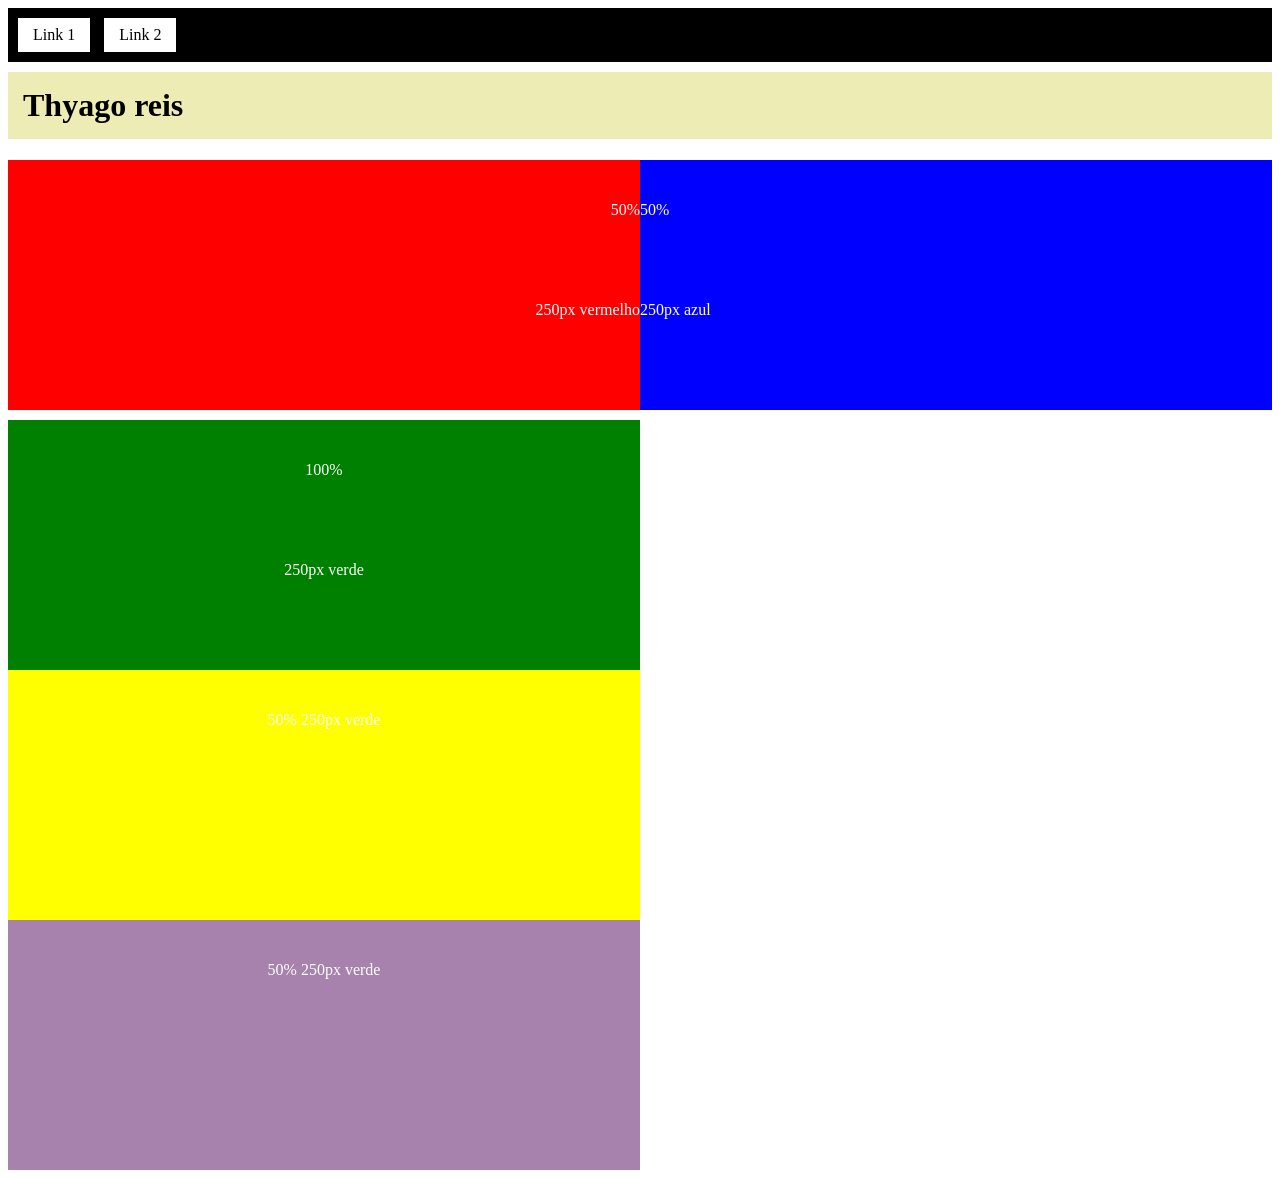
<file: modelo/index.html>
<title>titulo</title>  

    <link rel="stylesheet" href="styles.css">
</head>
<body>

 <div class="barra-navegação">
   <a href="#">Link 1</a>
   <a href="#">Link 2</a>

</div>


    <h1>Thyago reis</h1>  

  

<div class="container">
    <div class="vermelho">
        <span>50%</span>
        <span>250px 
            vermelho</span>
    </div>

    <div class="azul">
        <span>50%</span>
        <span>250px azul</span>
    </div>
</div>

<div class="verde">
    <span>100%</span>
    <span>250px verde</span>
</div>

<div class="amarelo">
    <span>50%</span>
    <span>250px verde</span>
</div>

<div class="lilas">
    <span>50%</span>
    <span>250px verde</span>
  
   </div>
</body>
</html>
</file>
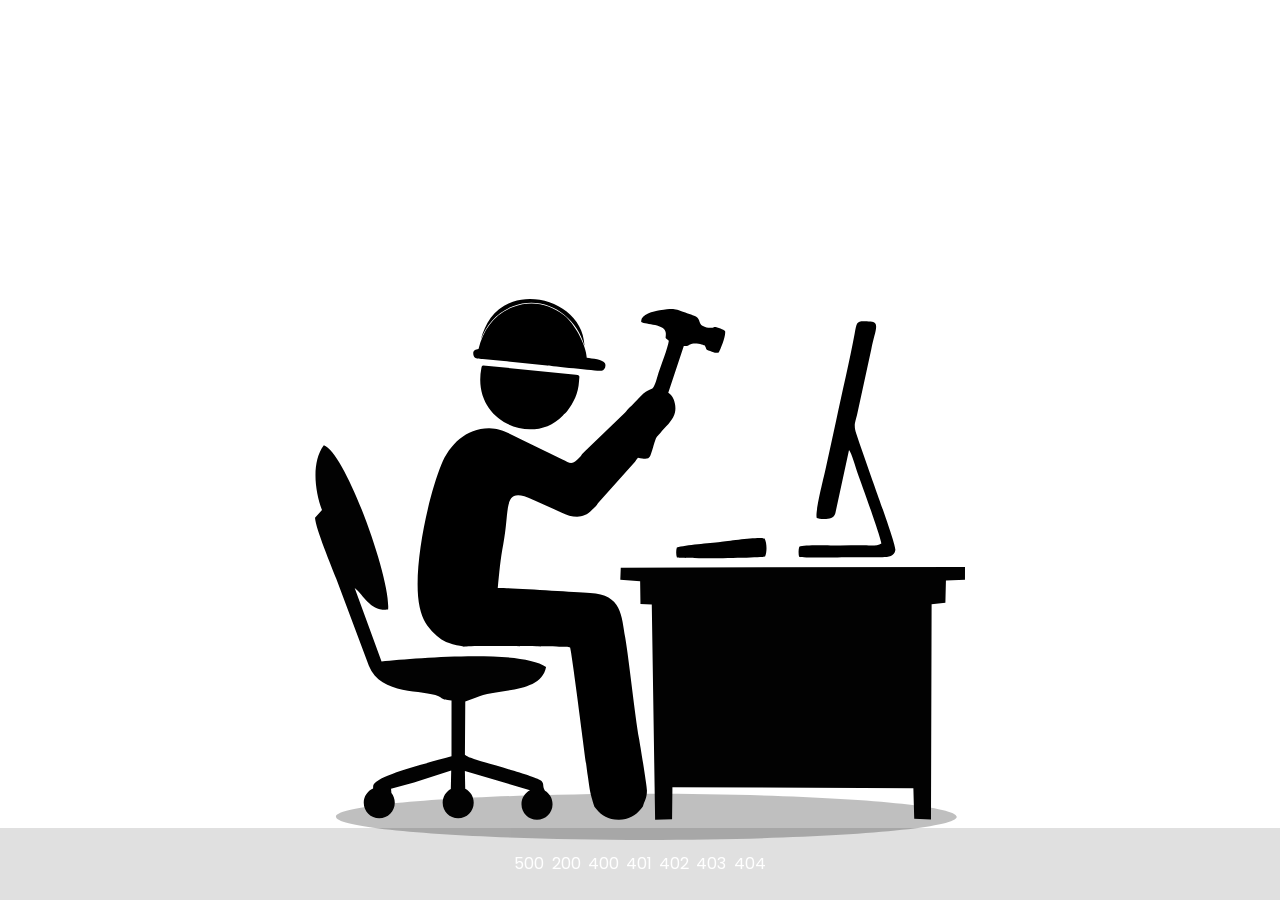
<file: PROVA/index.html>
<html lang="pt-br">
<head
  <!-- INDEX--> 
  <meta name="robots" content="index, follow">
  <meta name="author" content="Isaque Costa">
  <meta http-equiv="Content-Type" content="text/html; charset=UTF-8">
  <meta name="viewport" content="width=device-width,initial-scale=1,maximum-scale=1,user-scalable=0,viewport-fit=cover">
  <!-- DESCRIPTION-->
  <title>error Codes</title>
  <meta content="error Codes" property="og:title">
  <meta content="Desenvolvido por Isaque costa" name="description">
  <meta content="Desenvolvido por Isaque Costa" property="og:description">
  <meta name="keywords" content="ios, android, responsivo, minimalista, design, simples, bonito, isaque.it, isaque costa">
  <!--FAVICONS-->
  <link rel="apple-touch-icon" href="https://cdn.isaque.it/assets/icons/apple-icon-180.png">
  <!--ASSETS-->
  <link href="https://fonts.googleapis.com/css?family=Open+Sans:400,700%7CPoppins:400,500" rel="stylesheet">
  <link href="custom.css" rel="stylesheet">
</head>
<body
  <div id="bg-base"></div>
  <div id="bg-ripple"></div>
  <div class="main-area">  
    <span>
      <h1 id="codigo">501</h1>
      <h5 id="mensagem">Hm... essa função ainda não existe</h5>
    </span>
    <img id="imagem" src="assets/501.svg">
  </div>
  <div class="barra-navegacao">
    <span class="btn-hover" data-id="500" data-color="#1B75D2" data-mesage="Eita... oservidor surtou por aqui">500</span>
    <span class="btn-hover" data-id="200" data-color="#33CC66" data-mensage="Yay! tudo certo, pode seguir">200</span> 
    <span class="btn-hover" data-id="400" data-color="#820CCD" data-mensage="Ih... essa reqisição veio torta">400</span>
    <span class="btn-hover" data-id="401" data-color="#F9152A" data-mensage="Ei! cadê o login?">401</span>
    <span class="btn-hover" data-id="402" data-color="#28A745" data-mensage="poxa... a careteira pediu arrego">402</span>
    <span class="btn-hover" data-id="403" data-color="#F9152A" data-mensage="Calma lá... aqui é área VIP">403</span>
    <span class="btn-hover" data-id="404" data-color="#F46701" data-mensage="Opps... página não encontrada">404</span>
  </div>
  <script src="app.js"></script>
</body>

</html>
</file>
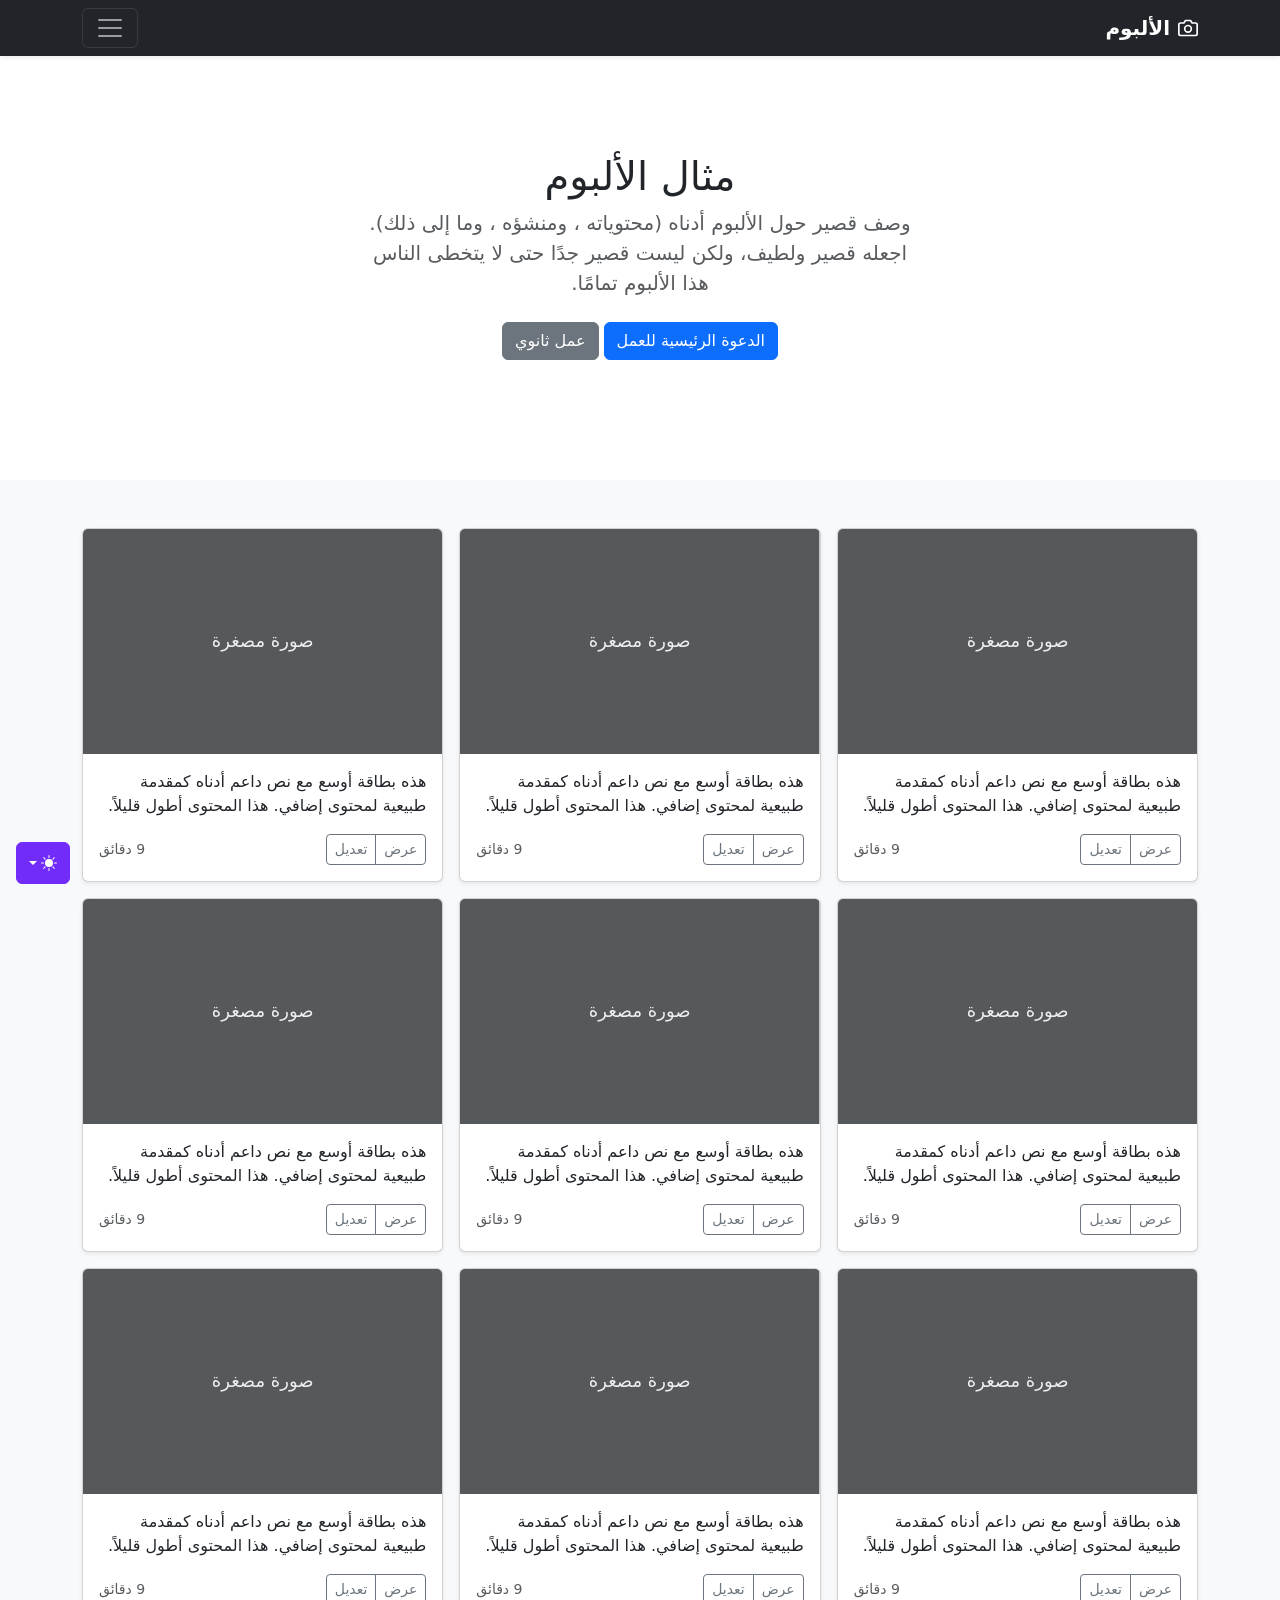
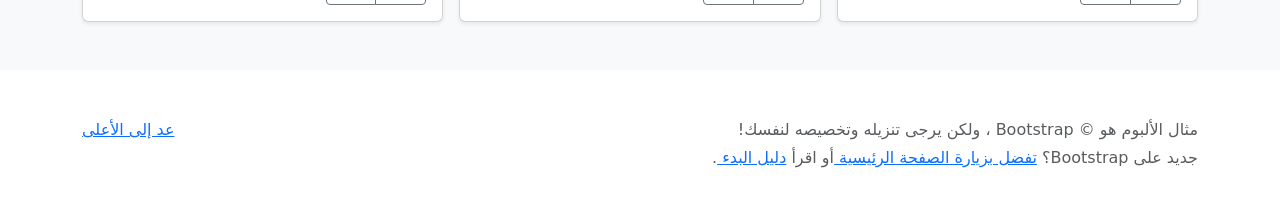
<file: bootstrap/album-rtl/index.html>
<!doctype html>
<html lang="ar" dir="rtl" data-bs-theme="auto">
  <head>
    <meta charset="utf-8" />
    <meta name="viewport" content="width=device-width, initial-scale=1" />
    <meta name="description" content="" />
    <meta
      name="author"
      content="Mark Otto, Jacob Thornton, and Bootstrap contributors"
    />
    <meta name="generator" content="Astro v5.13.2" />
    <title>مثال الألبوم · Bootstrap v5.3</title>
    <link
      rel="canonical"
      href="https://getbootstrap.com/docs/5.3/examples/album-rtl/"
    />
    <script src="../assets/js/color-modes.js"></script>
    <link href="../assets/dist/css/bootstrap.rtl.min.css" rel="stylesheet" />
    <meta name="theme-color" content="#712cf9" />
    <style>
      .bd-placeholder-img {
        font-size: 1.125rem;
        text-anchor: middle;
        -webkit-user-select: none;
        -moz-user-select: none;
        user-select: none;
      }
      @media (min-width: 768px) {
        .bd-placeholder-img-lg {
          font-size: 3.5rem;
        }
      }
      .b-example-divider {
        width: 100%;
        height: 3rem;
        background-color: #0000001a;
        border: solid rgba(0, 0, 0, 0.15);
        border-width: 1px 0;
        box-shadow:
          inset 0 0.5em 1.5em #0000001a,
          inset 0 0.125em 0.5em #00000026;
      }
      .b-example-vr {
        flex-shrink: 0;
        width: 1.5rem;
        height: 100vh;
      }
      .bi {
        vertical-align: -0.125em;
        fill: currentColor;
      }
      .nav-scroller {
        position: relative;
        z-index: 2;
        height: 2.75rem;
        overflow-y: hidden;
      }
      .nav-scroller .nav {
        display: flex;
        flex-wrap: nowrap;
        padding-bottom: 1rem;
        margin-top: -1px;
        overflow-x: auto;
        text-align: center;
        white-space: nowrap;
        -webkit-overflow-scrolling: touch;
      }
      .btn-bd-primary {
        --bd-violet-bg: #712cf9;
        --bd-violet-rgb: 112.520718, 44.062154, 249.437846;
        --bs-btn-font-weight: 600;
        --bs-btn-color: var(--bs-white);
        --bs-btn-bg: var(--bd-violet-bg);
        --bs-btn-border-color: var(--bd-violet-bg);
        --bs-btn-hover-color: var(--bs-white);
        --bs-btn-hover-bg: #6528e0;
        --bs-btn-hover-border-color: #6528e0;
        --bs-btn-focus-shadow-rgb: var(--bd-violet-rgb);
        --bs-btn-active-color: var(--bs-btn-hover-color);
        --bs-btn-active-bg: #5a23c8;
        --bs-btn-active-border-color: #5a23c8;
      }
      .bd-mode-toggle {
        z-index: 1500;
      }
      .bd-mode-toggle .bi {
        width: 1em;
        height: 1em;
      }
      .bd-mode-toggle .dropdown-menu .active .bi {
        display: block !important;
      }
    </style>
  </head>
  <body>
    <svg xmlns="http://www.w3.org/2000/svg" class="d-none">
      <symbol id="check2" viewBox="0 0 16 16">
        <path
          d="M13.854 3.646a.5.5 0 0 1 0 .708l-7 7a.5.5 0 0 1-.708 0l-3.5-3.5a.5.5 0 1 1 .708-.708L6.5 10.293l6.646-6.647a.5.5 0 0 1 .708 0z"
        ></path>
      </symbol>
      <symbol id="circle-half" viewBox="0 0 16 16">
        <path
          d="M8 15A7 7 0 1 0 8 1v14zm0 1A8 8 0 1 1 8 0a8 8 0 0 1 0 16z"
        ></path>
      </symbol>
      <symbol id="moon-stars-fill" viewBox="0 0 16 16">
        <path
          d="M6 .278a.768.768 0 0 1 .08.858 7.208 7.208 0 0 0-.878 3.46c0 4.021 3.278 7.277 7.318 7.277.527 0 1.04-.055 1.533-.16a.787.787 0 0 1 .81.316.733.733 0 0 1-.031.893A8.349 8.349 0 0 1 8.344 16C3.734 16 0 12.286 0 7.71 0 4.266 2.114 1.312 5.124.06A.752.752 0 0 1 6 .278z"
        ></path>
        <path
          d="M10.794 3.148a.217.217 0 0 1 .412 0l.387 1.162c.173.518.579.924 1.097 1.097l1.162.387a.217.217 0 0 1 0 .412l-1.162.387a1.734 1.734 0 0 0-1.097 1.097l-.387 1.162a.217.217 0 0 1-.412 0l-.387-1.162A1.734 1.734 0 0 0 9.31 6.593l-1.162-.387a.217.217 0 0 1 0-.412l1.162-.387a1.734 1.734 0 0 0 1.097-1.097l.387-1.162zM13.863.099a.145.145 0 0 1 .274 0l.258.774c.115.346.386.617.732.732l.774.258a.145.145 0 0 1 0 .274l-.774.258a1.156 1.156 0 0 0-.732.732l-.258.774a.145.145 0 0 1-.274 0l-.258-.774a1.156 1.156 0 0 0-.732-.732l-.774-.258a.145.145 0 0 1 0-.274l.774-.258c.346-.115.617-.386.732-.732L13.863.1z"
        ></path>
      </symbol>
      <symbol id="sun-fill" viewBox="0 0 16 16">
        <path
          d="M8 12a4 4 0 1 0 0-8 4 4 0 0 0 0 8zM8 0a.5.5 0 0 1 .5.5v2a.5.5 0 0 1-1 0v-2A.5.5 0 0 1 8 0zm0 13a.5.5 0 0 1 .5.5v2a.5.5 0 0 1-1 0v-2A.5.5 0 0 1 8 13zm8-5a.5.5 0 0 1-.5.5h-2a.5.5 0 0 1 0-1h2a.5.5 0 0 1 .5.5zM3 8a.5.5 0 0 1-.5.5h-2a.5.5 0 0 1 0-1h2A.5.5 0 0 1 3 8zm10.657-5.657a.5.5 0 0 1 0 .707l-1.414 1.415a.5.5 0 1 1-.707-.708l1.414-1.414a.5.5 0 0 1 .707 0zm-9.193 9.193a.5.5 0 0 1 0 .707L3.05 13.657a.5.5 0 0 1-.707-.707l1.414-1.414a.5.5 0 0 1 .707 0zm9.193 2.121a.5.5 0 0 1-.707 0l-1.414-1.414a.5.5 0 0 1 .707-.707l1.414 1.414a.5.5 0 0 1 0 .707zM4.464 4.465a.5.5 0 0 1-.707 0L2.343 3.05a.5.5 0 1 1 .707-.707l1.414 1.414a.5.5 0 0 1 0 .708z"
        ></path>
      </symbol>
    </svg>
    <div
      class="dropdown position-fixed bottom-0 end-0 mb-3 me-3 bd-mode-toggle"
    >
      <button
        class="btn btn-bd-primary py-2 dropdown-toggle d-flex align-items-center"
        id="bd-theme"
        type="button"
        aria-expanded="false"
        data-bs-toggle="dropdown"
        aria-label="Toggle theme (auto)"
      >
        <svg class="bi my-1 theme-icon-active" aria-hidden="true">
          <use href="#circle-half"></use>
        </svg>
        <span class="visually-hidden" id="bd-theme-text">Toggle theme</span>
      </button>
      <ul
        class="dropdown-menu dropdown-menu-end shadow"
        aria-labelledby="bd-theme-text"
      >
        <li>
          <button
            type="button"
            class="dropdown-item d-flex align-items-center"
            data-bs-theme-value="light"
            aria-pressed="false"
          >
            <svg class="bi me-2 opacity-50" aria-hidden="true">
              <use href="#sun-fill"></use>
            </svg>
            Light
            <svg class="bi ms-auto d-none" aria-hidden="true">
              <use href="#check2"></use>
            </svg>
          </button>
        </li>
        <li>
          <button
            type="button"
            class="dropdown-item d-flex align-items-center"
            data-bs-theme-value="dark"
            aria-pressed="false"
          >
            <svg class="bi me-2 opacity-50" aria-hidden="true">
              <use href="#moon-stars-fill"></use>
            </svg>
            Dark
            <svg class="bi ms-auto d-none" aria-hidden="true">
              <use href="#check2"></use>
            </svg>
          </button>
        </li>
        <li>
          <button
            type="button"
            class="dropdown-item d-flex align-items-center active"
            data-bs-theme-value="auto"
            aria-pressed="true"
          >
            <svg class="bi me-2 opacity-50" aria-hidden="true">
              <use href="#circle-half"></use>
            </svg>
            Auto
            <svg class="bi ms-auto d-none" aria-hidden="true">
              <use href="#check2"></use>
            </svg>
          </button>
        </li>
      </ul>
    </div>
    <header data-bs-theme="dark">
      <div class="collapse text-bg-dark" id="navbarHeader">
        <div class="container">
          <div class="row">
            <div class="col-sm-8 col-md-7 py-4">
              <h4>حول</h4>
              <p class="text-body-secondary">
                أضف بعض المعلومات حول الألبوم، المؤلف، أو أي سياق خلفية آخر.
                اجعلها بضع جمل حتى يتمكن الزوار من التقاط بعض التلميحات المفيدة.
                ثم اربطها ببعض مواقع التواصل الاجتماعي أو معلومات الاتصال.
              </p>
            </div>
            <div class="col-sm-4 offset-md-1 py-4">
              <h4>تواصل معي</h4>
              <ul class="list-unstyled">
                <li><a href="#" class="text-white">تابعني على تويتر</a></li>
                <li>
                  <a href="#" class="text-white">شاركني الإعجاب في فيسبوك</a>
                </li>
                <li>
                  <a href="#" class="text-white"
                    >راسلني على البريد الإلكتروني</a
                  >
                </li>
              </ul>
            </div>
          </div>
        </div>
      </div>
      <div class="navbar navbar-dark bg-dark shadow-sm">
        <div class="container">
          <a href="#" class="navbar-brand d-flex align-items-center">
            <svg
              xmlns="http://www.w3.org/2000/svg"
              width="20"
              height="20"
              fill="none"
              stroke="currentColor"
              stroke-linecap="round"
              stroke-linejoin="round"
              stroke-width="2"
              aria-hidden="true"
              class="me-2"
              viewBox="0 0 24 24"
            >
              <path
                d="M23 19a2 2 0 0 1-2 2H3a2 2 0 0 1-2-2V8a2 2 0 0 1 2-2h4l2-3h6l2 3h4a2 2 0 0 1 2 2z"
              ></path>
              <circle cx="12" cy="13" r="4"></circle>
            </svg>
            <strong>الألبوم</strong>
          </a>
          <button
            class="navbar-toggler"
            type="button"
            data-bs-toggle="collapse"
            data-bs-target="#navbarHeader"
            aria-controls="navbarHeader"
            aria-expanded="false"
            aria-label="تبديل التنقل"
          >
            <span class="navbar-toggler-icon"></span>
          </button>
        </div>
      </div>
    </header>
    <main>
      <section class="py-5 text-center container">
        <div class="row py-lg-5">
          <div class="col-lg-6 col-md-8 mx-auto">
            <h1 class="fw-light">مثال الألبوم</h1>
            <p class="lead text-body-secondary">
              وصف قصير حول الألبوم أدناه (محتوياته ، ومنشؤه ، وما إلى ذلك).
              اجعله قصير ولطيف، ولكن ليست قصير جدًا حتى لا يتخطى الناس هذا
              الألبوم تمامًا.
            </p>
            <p>
              <a href="#" class="btn btn-primary my-2">الدعوة الرئيسية للعمل</a>
              <a href="#" class="btn btn-secondary my-2">عمل ثانوي</a>
            </p>
          </div>
        </div>
      </section>
      <div class="album py-5 bg-body-tertiary">
        <div class="container">
          <div class="row row-cols-1 row-cols-sm-2 row-cols-md-3 g-3">
            <div class="col">
              <div class="card shadow-sm">
                <svg
                  aria-label="Placeholder: صورة مصغرة"
                  class="bd-placeholder-img card-img-top"
                  height="225"
                  preserveAspectRatio="xMidYMid slice"
                  role="img"
                  width="100%"
                  xmlns="http://www.w3.org/2000/svg"
                >
                  <title>Placeholder</title>
                  <rect width="100%" height="100%" fill="#55595c"></rect>
                  <text x="50%" y="50%" fill="#eceeef" dy=".3em">
                    صورة مصغرة
                  </text>
                </svg>
                <div class="card-body">
                  <p class="card-text">
                    هذه بطاقة أوسع مع نص داعم أدناه كمقدمة طبيعية لمحتوى إضافي.
                    هذا المحتوى أطول قليلاً.
                  </p>
                  <div
                    class="d-flex justify-content-between align-items-center"
                  >
                    <div class="btn-group">
                      <button
                        type="button"
                        class="btn btn-sm btn-outline-secondary"
                      >
                        عرض
                      </button>
                      <button
                        type="button"
                        class="btn btn-sm btn-outline-secondary"
                      >
                        تعديل
                      </button>
                    </div>
                    <small class="text-body-secondary">9 دقائق</small>
                  </div>
                </div>
              </div>
            </div>
            <div class="col">
              <div class="card shadow-sm">
                <svg
                  aria-label="Placeholder: صورة مصغرة"
                  class="bd-placeholder-img card-img-top"
                  height="225"
                  preserveAspectRatio="xMidYMid slice"
                  role="img"
                  width="100%"
                  xmlns="http://www.w3.org/2000/svg"
                >
                  <title>Placeholder</title>
                  <rect width="100%" height="100%" fill="#55595c"></rect>
                  <text x="50%" y="50%" fill="#eceeef" dy=".3em">
                    صورة مصغرة
                  </text>
                </svg>
                <div class="card-body">
                  <p class="card-text">
                    هذه بطاقة أوسع مع نص داعم أدناه كمقدمة طبيعية لمحتوى إضافي.
                    هذا المحتوى أطول قليلاً.
                  </p>
                  <div
                    class="d-flex justify-content-between align-items-center"
                  >
                    <div class="btn-group">
                      <button
                        type="button"
                        class="btn btn-sm btn-outline-secondary"
                      >
                        عرض
                      </button>
                      <button
                        type="button"
                        class="btn btn-sm btn-outline-secondary"
                      >
                        تعديل
                      </button>
                    </div>
                    <small class="text-body-secondary">9 دقائق</small>
                  </div>
                </div>
              </div>
            </div>
            <div class="col">
              <div class="card shadow-sm">
                <svg
                  aria-label="Placeholder: صورة مصغرة"
                  class="bd-placeholder-img card-img-top"
                  height="225"
                  preserveAspectRatio="xMidYMid slice"
                  role="img"
                  width="100%"
                  xmlns="http://www.w3.org/2000/svg"
                >
                  <title>Placeholder</title>
                  <rect width="100%" height="100%" fill="#55595c"></rect>
                  <text x="50%" y="50%" fill="#eceeef" dy=".3em">
                    صورة مصغرة
                  </text>
                </svg>
                <div class="card-body">
                  <p class="card-text">
                    هذه بطاقة أوسع مع نص داعم أدناه كمقدمة طبيعية لمحتوى إضافي.
                    هذا المحتوى أطول قليلاً.
                  </p>
                  <div
                    class="d-flex justify-content-between align-items-center"
                  >
                    <div class="btn-group">
                      <button
                        type="button"
                        class="btn btn-sm btn-outline-secondary"
                      >
                        عرض
                      </button>
                      <button
                        type="button"
                        class="btn btn-sm btn-outline-secondary"
                      >
                        تعديل
                      </button>
                    </div>
                    <small class="text-body-secondary">9 دقائق</small>
                  </div>
                </div>
              </div>
            </div>
            <div class="col">
              <div class="card shadow-sm">
                <svg
                  aria-label="Placeholder: صورة مصغرة"
                  class="bd-placeholder-img card-img-top"
                  height="225"
                  preserveAspectRatio="xMidYMid slice"
                  role="img"
                  width="100%"
                  xmlns="http://www.w3.org/2000/svg"
                >
                  <title>Placeholder</title>
                  <rect width="100%" height="100%" fill="#55595c"></rect>
                  <text x="50%" y="50%" fill="#eceeef" dy=".3em">
                    صورة مصغرة
                  </text>
                </svg>
                <div class="card-body">
                  <p class="card-text">
                    هذه بطاقة أوسع مع نص داعم أدناه كمقدمة طبيعية لمحتوى إضافي.
                    هذا المحتوى أطول قليلاً.
                  </p>
                  <div
                    class="d-flex justify-content-between align-items-center"
                  >
                    <div class="btn-group">
                      <button
                        type="button"
                        class="btn btn-sm btn-outline-secondary"
                      >
                        عرض
                      </button>
                      <button
                        type="button"
                        class="btn btn-sm btn-outline-secondary"
                      >
                        تعديل
                      </button>
                    </div>
                    <small class="text-body-secondary">9 دقائق</small>
                  </div>
                </div>
              </div>
            </div>
            <div class="col">
              <div class="card shadow-sm">
                <svg
                  aria-label="Placeholder: صورة مصغرة"
                  class="bd-placeholder-img card-img-top"
                  height="225"
                  preserveAspectRatio="xMidYMid slice"
                  role="img"
                  width="100%"
                  xmlns="http://www.w3.org/2000/svg"
                >
                  <title>Placeholder</title>
                  <rect width="100%" height="100%" fill="#55595c"></rect>
                  <text x="50%" y="50%" fill="#eceeef" dy=".3em">
                    صورة مصغرة
                  </text>
                </svg>
                <div class="card-body">
                  <p class="card-text">
                    هذه بطاقة أوسع مع نص داعم أدناه كمقدمة طبيعية لمحتوى إضافي.
                    هذا المحتوى أطول قليلاً.
                  </p>
                  <div
                    class="d-flex justify-content-between align-items-center"
                  >
                    <div class="btn-group">
                      <button
                        type="button"
                        class="btn btn-sm btn-outline-secondary"
                      >
                        عرض
                      </button>
                      <button
                        type="button"
                        class="btn btn-sm btn-outline-secondary"
                      >
                        تعديل
                      </button>
                    </div>
                    <small class="text-body-secondary">9 دقائق</small>
                  </div>
                </div>
              </div>
            </div>
            <div class="col">
              <div class="card shadow-sm">
                <svg
                  aria-label="Placeholder: صورة مصغرة"
                  class="bd-placeholder-img card-img-top"
                  height="225"
                  preserveAspectRatio="xMidYMid slice"
                  role="img"
                  width="100%"
                  xmlns="http://www.w3.org/2000/svg"
                >
                  <title>Placeholder</title>
                  <rect width="100%" height="100%" fill="#55595c"></rect>
                  <text x="50%" y="50%" fill="#eceeef" dy=".3em">
                    صورة مصغرة
                  </text>
                </svg>
                <div class="card-body">
                  <p class="card-text">
                    هذه بطاقة أوسع مع نص داعم أدناه كمقدمة طبيعية لمحتوى إضافي.
                    هذا المحتوى أطول قليلاً.
                  </p>
                  <div
                    class="d-flex justify-content-between align-items-center"
                  >
                    <div class="btn-group">
                      <button
                        type="button"
                        class="btn btn-sm btn-outline-secondary"
                      >
                        عرض
                      </button>
                      <button
                        type="button"
                        class="btn btn-sm btn-outline-secondary"
                      >
                        تعديل
                      </button>
                    </div>
                    <small class="text-body-secondary">9 دقائق</small>
                  </div>
                </div>
              </div>
            </div>
            <div class="col">
              <div class="card shadow-sm">
                <svg
                  aria-label="Placeholder: صورة مصغرة"
                  class="bd-placeholder-img card-img-top"
                  height="225"
                  preserveAspectRatio="xMidYMid slice"
                  role="img"
                  width="100%"
                  xmlns="http://www.w3.org/2000/svg"
                >
                  <title>Placeholder</title>
                  <rect width="100%" height="100%" fill="#55595c"></rect>
                  <text x="50%" y="50%" fill="#eceeef" dy=".3em">
                    صورة مصغرة
                  </text>
                </svg>
                <div class="card-body">
                  <p class="card-text">
                    هذه بطاقة أوسع مع نص داعم أدناه كمقدمة طبيعية لمحتوى إضافي.
                    هذا المحتوى أطول قليلاً.
                  </p>
                  <div
                    class="d-flex justify-content-between align-items-center"
                  >
                    <div class="btn-group">
                      <button
                        type="button"
                        class="btn btn-sm btn-outline-secondary"
                      >
                        عرض
                      </button>
                      <button
                        type="button"
                        class="btn btn-sm btn-outline-secondary"
                      >
                        تعديل
                      </button>
                    </div>
                    <small class="text-body-secondary">9 دقائق</small>
                  </div>
                </div>
              </div>
            </div>
            <div class="col">
              <div class="card shadow-sm">
                <svg
                  aria-label="Placeholder: صورة مصغرة"
                  class="bd-placeholder-img card-img-top"
                  height="225"
                  preserveAspectRatio="xMidYMid slice"
                  role="img"
                  width="100%"
                  xmlns="http://www.w3.org/2000/svg"
                >
                  <title>Placeholder</title>
                  <rect width="100%" height="100%" fill="#55595c"></rect>
                  <text x="50%" y="50%" fill="#eceeef" dy=".3em">
                    صورة مصغرة
                  </text>
                </svg>
                <div class="card-body">
                  <p class="card-text">
                    هذه بطاقة أوسع مع نص داعم أدناه كمقدمة طبيعية لمحتوى إضافي.
                    هذا المحتوى أطول قليلاً.
                  </p>
                  <div
                    class="d-flex justify-content-between align-items-center"
                  >
                    <div class="btn-group">
                      <button
                        type="button"
                        class="btn btn-sm btn-outline-secondary"
                      >
                        عرض
                      </button>
                      <button
                        type="button"
                        class="btn btn-sm btn-outline-secondary"
                      >
                        تعديل
                      </button>
                    </div>
                    <small class="text-body-secondary">9 دقائق</small>
                  </div>
                </div>
              </div>
            </div>
            <div class="col">
              <div class="card shadow-sm">
                <svg
                  aria-label="Placeholder: صورة مصغرة"
                  class="bd-placeholder-img card-img-top"
                  height="225"
                  preserveAspectRatio="xMidYMid slice"
                  role="img"
                  width="100%"
                  xmlns="http://www.w3.org/2000/svg"
                >
                  <title>Placeholder</title>
                  <rect width="100%" height="100%" fill="#55595c"></rect>
                  <text x="50%" y="50%" fill="#eceeef" dy=".3em">
                    صورة مصغرة
                  </text>
                </svg>
                <div class="card-body">
                  <p class="card-text">
                    هذه بطاقة أوسع مع نص داعم أدناه كمقدمة طبيعية لمحتوى إضافي.
                    هذا المحتوى أطول قليلاً.
                  </p>
                  <div
                    class="d-flex justify-content-between align-items-center"
                  >
                    <div class="btn-group">
                      <button
                        type="button"
                        class="btn btn-sm btn-outline-secondary"
                      >
                        عرض
                      </button>
                      <button
                        type="button"
                        class="btn btn-sm btn-outline-secondary"
                      >
                        تعديل
                      </button>
                    </div>
                    <small class="text-body-secondary">9 دقائق</small>
                  </div>
                </div>
              </div>
            </div>
          </div>
        </div>
      </div>
    </main>
    <footer class="text-body-secondary py-5">
      <div class="container">
        <p class="float-end mb-1"><a href="#">عد إلى الأعلى</a></p>
        <p class="mb-1">
          مثال الألبوم هو © Bootstrap ، ولكن يرجى تنزيله وتخصيصه لنفسك!
        </p>
        <p class="mb-0">
          جديد على Bootstrap؟ <a href="/"> تفضل بزيارة الصفحة الرئيسية </a> أو
          اقرأ <a href="../getting-started/introduction"> دليل البدء </a>.
        </p>
      </div>
    </footer>
    <script
      src="../assets/dist/js/bootstrap.bundle.min.js"
      class="astro-vvvwv3sm"
    ></script>
  </body>
</html>
</file>
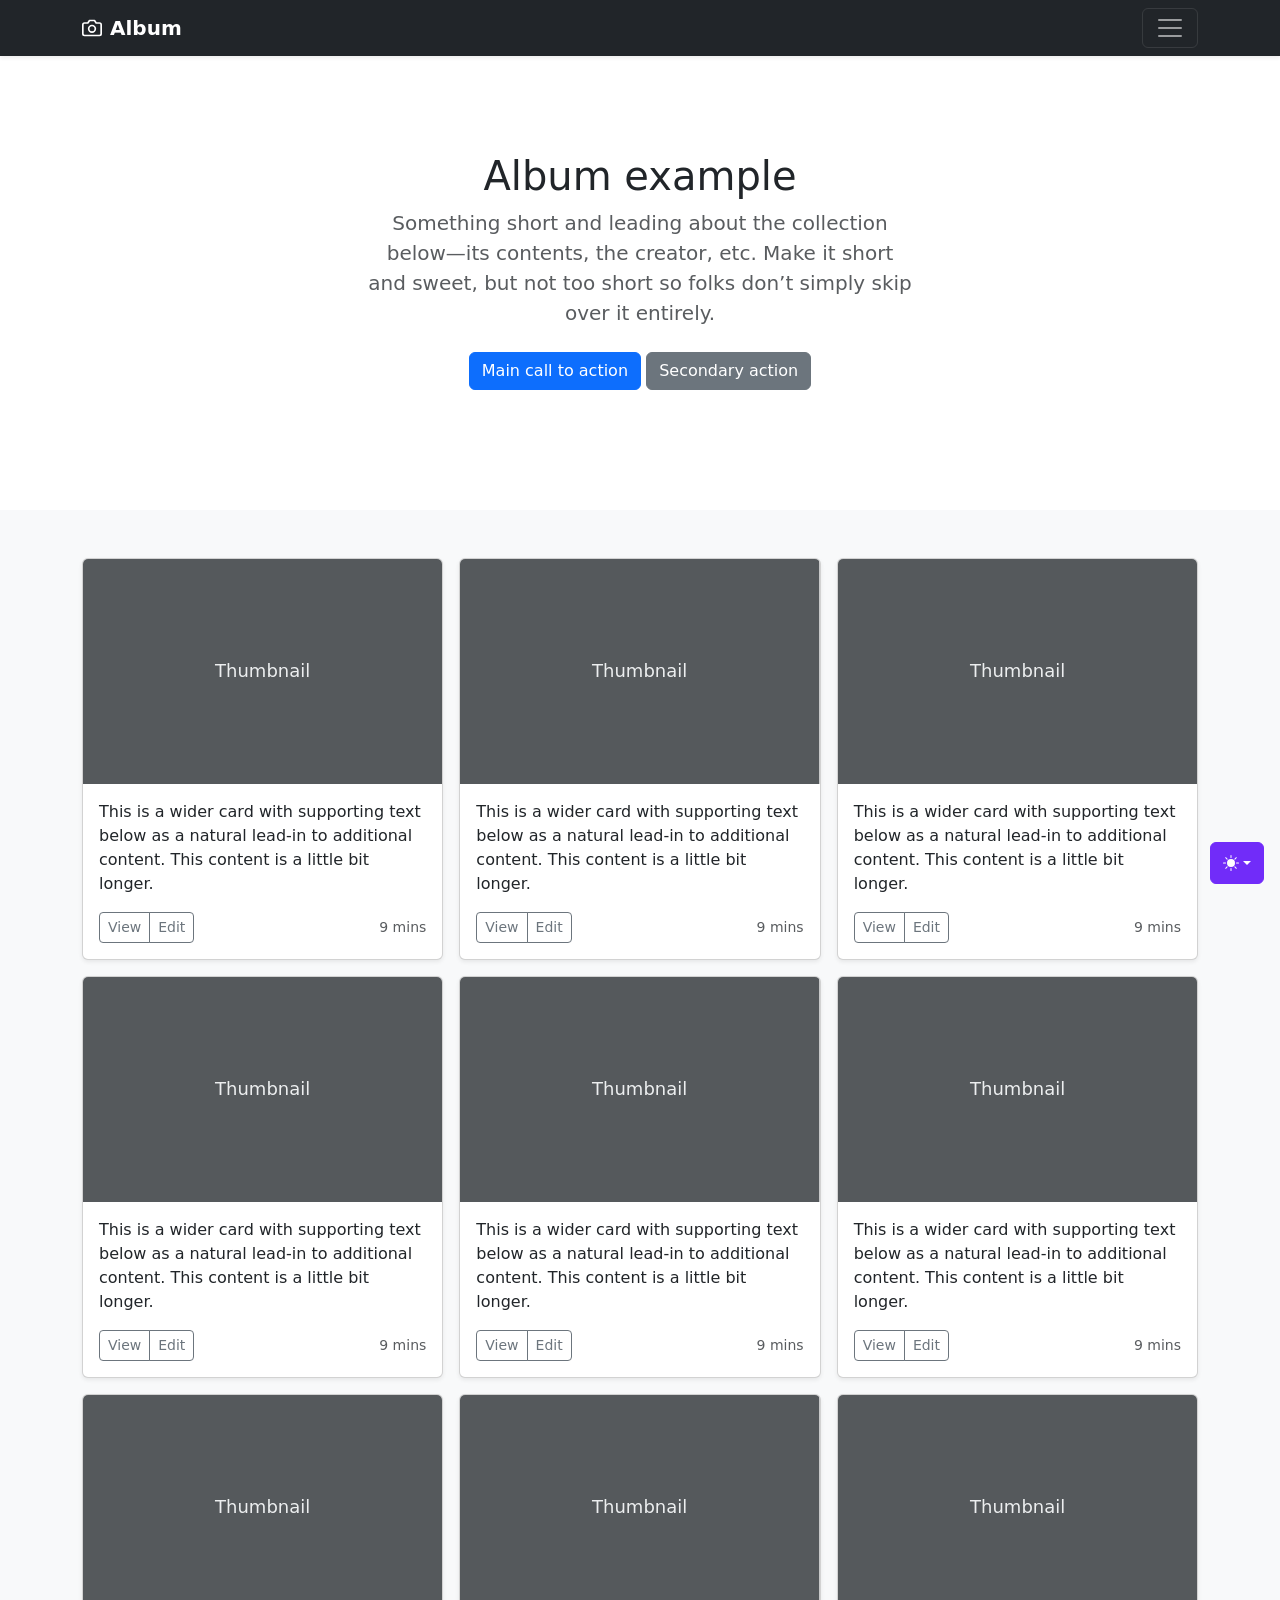
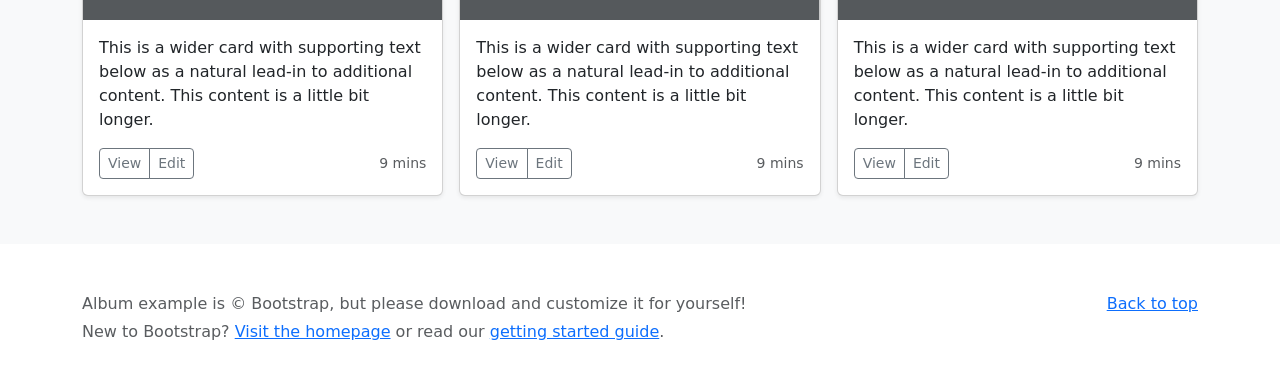
<file: bootstrap/album/index.html>
<!doctype html>
<html lang="en" data-bs-theme="auto">
  <head>
    <meta charset="utf-8" />
    <meta name="viewport" content="width=device-width, initial-scale=1" />
    <meta name="description" content="" />
    <meta
      name="author"
      content="Mark Otto, Jacob Thornton, and Bootstrap contributors"
    />
    <meta name="generator" content="Astro v5.13.2" />
    <title>Album example · Bootstrap v5.3</title>
    <link
      rel="canonical"
      href="https://getbootstrap.com/docs/5.3/examples/album/"
    />
    <script src="../assets/js/color-modes.js"></script>
    <link href="../assets/dist/css/bootstrap.min.css" rel="stylesheet" />
    <meta name="theme-color" content="#712cf9" />
    <style>
      .bd-placeholder-img {
        font-size: 1.125rem;
        text-anchor: middle;
        -webkit-user-select: none;
        -moz-user-select: none;
        user-select: none;
      }
      @media (min-width: 768px) {
        .bd-placeholder-img-lg {
          font-size: 3.5rem;
        }
      }
      .b-example-divider {
        width: 100%;
        height: 3rem;
        background-color: #0000001a;
        border: solid rgba(0, 0, 0, 0.15);
        border-width: 1px 0;
        box-shadow:
          inset 0 0.5em 1.5em #0000001a,
          inset 0 0.125em 0.5em #00000026;
      }
      .b-example-vr {
        flex-shrink: 0;
        width: 1.5rem;
        height: 100vh;
      }
      .bi {
        vertical-align: -0.125em;
        fill: currentColor;
      }
      .nav-scroller {
        position: relative;
        z-index: 2;
        height: 2.75rem;
        overflow-y: hidden;
      }
      .nav-scroller .nav {
        display: flex;
        flex-wrap: nowrap;
        padding-bottom: 1rem;
        margin-top: -1px;
        overflow-x: auto;
        text-align: center;
        white-space: nowrap;
        -webkit-overflow-scrolling: touch;
      }
      .btn-bd-primary {
        --bd-violet-bg: #712cf9;
        --bd-violet-rgb: 112.520718, 44.062154, 249.437846;
        --bs-btn-font-weight: 600;
        --bs-btn-color: var(--bs-white);
        --bs-btn-bg: var(--bd-violet-bg);
        --bs-btn-border-color: var(--bd-violet-bg);
        --bs-btn-hover-color: var(--bs-white);
        --bs-btn-hover-bg: #6528e0;
        --bs-btn-hover-border-color: #6528e0;
        --bs-btn-focus-shadow-rgb: var(--bd-violet-rgb);
        --bs-btn-active-color: var(--bs-btn-hover-color);
        --bs-btn-active-bg: #5a23c8;
        --bs-btn-active-border-color: #5a23c8;
      }
      .bd-mode-toggle {
        z-index: 1500;
      }
      .bd-mode-toggle .bi {
        width: 1em;
        height: 1em;
      }
      .bd-mode-toggle .dropdown-menu .active .bi {
        display: block !important;
      }
    </style>
  </head>
  <body>
    <svg xmlns="http://www.w3.org/2000/svg" class="d-none">
      <symbol id="check2" viewBox="0 0 16 16">
        <path
          d="M13.854 3.646a.5.5 0 0 1 0 .708l-7 7a.5.5 0 0 1-.708 0l-3.5-3.5a.5.5 0 1 1 .708-.708L6.5 10.293l6.646-6.647a.5.5 0 0 1 .708 0z"
        ></path>
      </symbol>
      <symbol id="circle-half" viewBox="0 0 16 16">
        <path
          d="M8 15A7 7 0 1 0 8 1v14zm0 1A8 8 0 1 1 8 0a8 8 0 0 1 0 16z"
        ></path>
      </symbol>
      <symbol id="moon-stars-fill" viewBox="0 0 16 16">
        <path
          d="M6 .278a.768.768 0 0 1 .08.858 7.208 7.208 0 0 0-.878 3.46c0 4.021 3.278 7.277 7.318 7.277.527 0 1.04-.055 1.533-.16a.787.787 0 0 1 .81.316.733.733 0 0 1-.031.893A8.349 8.349 0 0 1 8.344 16C3.734 16 0 12.286 0 7.71 0 4.266 2.114 1.312 5.124.06A.752.752 0 0 1 6 .278z"
        ></path>
        <path
          d="M10.794 3.148a.217.217 0 0 1 .412 0l.387 1.162c.173.518.579.924 1.097 1.097l1.162.387a.217.217 0 0 1 0 .412l-1.162.387a1.734 1.734 0 0 0-1.097 1.097l-.387 1.162a.217.217 0 0 1-.412 0l-.387-1.162A1.734 1.734 0 0 0 9.31 6.593l-1.162-.387a.217.217 0 0 1 0-.412l1.162-.387a1.734 1.734 0 0 0 1.097-1.097l.387-1.162zM13.863.099a.145.145 0 0 1 .274 0l.258.774c.115.346.386.617.732.732l.774.258a.145.145 0 0 1 0 .274l-.774.258a1.156 1.156 0 0 0-.732.732l-.258.774a.145.145 0 0 1-.274 0l-.258-.774a1.156 1.156 0 0 0-.732-.732l-.774-.258a.145.145 0 0 1 0-.274l.774-.258c.346-.115.617-.386.732-.732L13.863.1z"
        ></path>
      </symbol>
      <symbol id="sun-fill" viewBox="0 0 16 16">
        <path
          d="M8 12a4 4 0 1 0 0-8 4 4 0 0 0 0 8zM8 0a.5.5 0 0 1 .5.5v2a.5.5 0 0 1-1 0v-2A.5.5 0 0 1 8 0zm0 13a.5.5 0 0 1 .5.5v2a.5.5 0 0 1-1 0v-2A.5.5 0 0 1 8 13zm8-5a.5.5 0 0 1-.5.5h-2a.5.5 0 0 1 0-1h2a.5.5 0 0 1 .5.5zM3 8a.5.5 0 0 1-.5.5h-2a.5.5 0 0 1 0-1h2A.5.5 0 0 1 3 8zm10.657-5.657a.5.5 0 0 1 0 .707l-1.414 1.415a.5.5 0 1 1-.707-.708l1.414-1.414a.5.5 0 0 1 .707 0zm-9.193 9.193a.5.5 0 0 1 0 .707L3.05 13.657a.5.5 0 0 1-.707-.707l1.414-1.414a.5.5 0 0 1 .707 0zm9.193 2.121a.5.5 0 0 1-.707 0l-1.414-1.414a.5.5 0 0 1 .707-.707l1.414 1.414a.5.5 0 0 1 0 .707zM4.464 4.465a.5.5 0 0 1-.707 0L2.343 3.05a.5.5 0 1 1 .707-.707l1.414 1.414a.5.5 0 0 1 0 .708z"
        ></path>
      </symbol>
    </svg>
    <div
      class="dropdown position-fixed bottom-0 end-0 mb-3 me-3 bd-mode-toggle"
    >
      <button
        class="btn btn-bd-primary py-2 dropdown-toggle d-flex align-items-center"
        id="bd-theme"
        type="button"
        aria-expanded="false"
        data-bs-toggle="dropdown"
        aria-label="Toggle theme (auto)"
      >
        <svg class="bi my-1 theme-icon-active" aria-hidden="true">
          <use href="#circle-half"></use>
        </svg>
        <span class="visually-hidden" id="bd-theme-text">Toggle theme</span>
      </button>
      <ul
        class="dropdown-menu dropdown-menu-end shadow"
        aria-labelledby="bd-theme-text"
      >
        <li>
          <button
            type="button"
            class="dropdown-item d-flex align-items-center"
            data-bs-theme-value="light"
            aria-pressed="false"
          >
            <svg class="bi me-2 opacity-50" aria-hidden="true">
              <use href="#sun-fill"></use>
            </svg>
            Light
            <svg class="bi ms-auto d-none" aria-hidden="true">
              <use href="#check2"></use>
            </svg>
          </button>
        </li>
        <li>
          <button
            type="button"
            class="dropdown-item d-flex align-items-center"
            data-bs-theme-value="dark"
            aria-pressed="false"
          >
            <svg class="bi me-2 opacity-50" aria-hidden="true">
              <use href="#moon-stars-fill"></use>
            </svg>
            Dark
            <svg class="bi ms-auto d-none" aria-hidden="true">
              <use href="#check2"></use>
            </svg>
          </button>
        </li>
        <li>
          <button
            type="button"
            class="dropdown-item d-flex align-items-center active"
            data-bs-theme-value="auto"
            aria-pressed="true"
          >
            <svg class="bi me-2 opacity-50" aria-hidden="true">
              <use href="#circle-half"></use>
            </svg>
            Auto
            <svg class="bi ms-auto d-none" aria-hidden="true">
              <use href="#check2"></use>
            </svg>
          </button>
        </li>
      </ul>
    </div>
    <header data-bs-theme="dark">
      <div class="collapse text-bg-dark" id="navbarHeader">
        <div class="container">
          <div class="row">
            <div class="col-sm-8 col-md-7 py-4">
              <h4>About</h4>
              <p class="text-body-secondary">
                Add some information about the album below, the author, or any
                other background context. Make it a few sentences long so folks
                can pick up some informative tidbits. Then, link them off to
                some social networking sites or contact information.
              </p>
            </div>
            <div class="col-sm-4 offset-md-1 py-4">
              <h4>Contact</h4>
              <ul class="list-unstyled">
                <li><a href="#" class="text-white">Follow on X</a></li>
                <li><a href="#" class="text-white">Like on Facebook</a></li>
                <li><a href="#" class="text-white">Email me</a></li>
              </ul>
            </div>
          </div>
        </div>
      </div>
      <div class="navbar navbar-dark bg-dark shadow-sm">
        <div class="container">
          <a href="#" class="navbar-brand d-flex align-items-center">
            <svg
              xmlns="http://www.w3.org/2000/svg"
              width="20"
              height="20"
              fill="none"
              stroke="currentColor"
              stroke-linecap="round"
              stroke-linejoin="round"
              stroke-width="2"
              aria-hidden="true"
              class="me-2"
              viewBox="0 0 24 24"
            >
              <path
                d="M23 19a2 2 0 0 1-2 2H3a2 2 0 0 1-2-2V8a2 2 0 0 1 2-2h4l2-3h6l2 3h4a2 2 0 0 1 2 2z"
              ></path>
              <circle cx="12" cy="13" r="4"></circle>
            </svg>
            <strong>Album</strong>
          </a>
          <button
            class="navbar-toggler"
            type="button"
            data-bs-toggle="collapse"
            data-bs-target="#navbarHeader"
            aria-controls="navbarHeader"
            aria-expanded="false"
            aria-label="Toggle navigation"
          >
            <span class="navbar-toggler-icon"></span>
          </button>
        </div>
      </div>
    </header>
    <main>
      <section class="py-5 text-center container">
        <div class="row py-lg-5">
          <div class="col-lg-6 col-md-8 mx-auto">
            <h1 class="fw-light">Album example</h1>
            <p class="lead text-body-secondary">
              Something short and leading about the collection below—its
              contents, the creator, etc. Make it short and sweet, but not too
              short so folks don’t simply skip over it entirely.
            </p>
            <p>
              <a href="#" class="btn btn-primary my-2">Main call to action</a>
              <a href="#" class="btn btn-secondary my-2">Secondary action</a>
            </p>
          </div>
        </div>
      </section>
      <div class="album py-5 bg-body-tertiary">
        <div class="container">
          <div class="row row-cols-1 row-cols-sm-2 row-cols-md-3 g-3">
            <div class="col">
              <div class="card shadow-sm">
                <svg
                  aria-label="Placeholder: Thumbnail"
                  class="bd-placeholder-img card-img-top"
                  height="225"
                  preserveAspectRatio="xMidYMid slice"
                  role="img"
                  width="100%"
                  xmlns="http://www.w3.org/2000/svg"
                >
                  <title>Placeholder</title>
                  <rect width="100%" height="100%" fill="#55595c"></rect>
                  <text x="50%" y="50%" fill="#eceeef" dy=".3em">
                    Thumbnail
                  </text>
                </svg>
                <div class="card-body">
                  <p class="card-text">
                    This is a wider card with supporting text below as a natural
                    lead-in to additional content. This content is a little bit
                    longer.
                  </p>
                  <div
                    class="d-flex justify-content-between align-items-center"
                  >
                    <div class="btn-group">
                      <button
                        type="button"
                        class="btn btn-sm btn-outline-secondary"
                      >
                        View
                      </button>
                      <button
                        type="button"
                        class="btn btn-sm btn-outline-secondary"
                      >
                        Edit
                      </button>
                    </div>
                    <small class="text-body-secondary">9 mins</small>
                  </div>
                </div>
              </div>
            </div>
            <div class="col">
              <div class="card shadow-sm">
                <svg
                  aria-label="Placeholder: Thumbnail"
                  class="bd-placeholder-img card-img-top"
                  height="225"
                  preserveAspectRatio="xMidYMid slice"
                  role="img"
                  width="100%"
                  xmlns="http://www.w3.org/2000/svg"
                >
                  <title>Placeholder</title>
                  <rect width="100%" height="100%" fill="#55595c"></rect>
                  <text x="50%" y="50%" fill="#eceeef" dy=".3em">
                    Thumbnail
                  </text>
                </svg>
                <div class="card-body">
                  <p class="card-text">
                    This is a wider card with supporting text below as a natural
                    lead-in to additional content. This content is a little bit
                    longer.
                  </p>
                  <div
                    class="d-flex justify-content-between align-items-center"
                  >
                    <div class="btn-group">
                      <button
                        type="button"
                        class="btn btn-sm btn-outline-secondary"
                      >
                        View
                      </button>
                      <button
                        type="button"
                        class="btn btn-sm btn-outline-secondary"
                      >
                        Edit
                      </button>
                    </div>
                    <small class="text-body-secondary">9 mins</small>
                  </div>
                </div>
              </div>
            </div>
            <div class="col">
              <div class="card shadow-sm">
                <svg
                  aria-label="Placeholder: Thumbnail"
                  class="bd-placeholder-img card-img-top"
                  height="225"
                  preserveAspectRatio="xMidYMid slice"
                  role="img"
                  width="100%"
                  xmlns="http://www.w3.org/2000/svg"
                >
                  <title>Placeholder</title>
                  <rect width="100%" height="100%" fill="#55595c"></rect>
                  <text x="50%" y="50%" fill="#eceeef" dy=".3em">
                    Thumbnail
                  </text>
                </svg>
                <div class="card-body">
                  <p class="card-text">
                    This is a wider card with supporting text below as a natural
                    lead-in to additional content. This content is a little bit
                    longer.
                  </p>
                  <div
                    class="d-flex justify-content-between align-items-center"
                  >
                    <div class="btn-group">
                      <button
                        type="button"
                        class="btn btn-sm btn-outline-secondary"
                      >
                        View
                      </button>
                      <button
                        type="button"
                        class="btn btn-sm btn-outline-secondary"
                      >
                        Edit
                      </button>
                    </div>
                    <small class="text-body-secondary">9 mins</small>
                  </div>
                </div>
              </div>
            </div>
            <div class="col">
              <div class="card shadow-sm">
                <svg
                  aria-label="Placeholder: Thumbnail"
                  class="bd-placeholder-img card-img-top"
                  height="225"
                  preserveAspectRatio="xMidYMid slice"
                  role="img"
                  width="100%"
                  xmlns="http://www.w3.org/2000/svg"
                >
                  <title>Placeholder</title>
                  <rect width="100%" height="100%" fill="#55595c"></rect>
                  <text x="50%" y="50%" fill="#eceeef" dy=".3em">
                    Thumbnail
                  </text>
                </svg>
                <div class="card-body">
                  <p class="card-text">
                    This is a wider card with supporting text below as a natural
                    lead-in to additional content. This content is a little bit
                    longer.
                  </p>
                  <div
                    class="d-flex justify-content-between align-items-center"
                  >
                    <div class="btn-group">
                      <button
                        type="button"
                        class="btn btn-sm btn-outline-secondary"
                      >
                        View
                      </button>
                      <button
                        type="button"
                        class="btn btn-sm btn-outline-secondary"
                      >
                        Edit
                      </button>
                    </div>
                    <small class="text-body-secondary">9 mins</small>
                  </div>
                </div>
              </div>
            </div>
            <div class="col">
              <div class="card shadow-sm">
                <svg
                  aria-label="Placeholder: Thumbnail"
                  class="bd-placeholder-img card-img-top"
                  height="225"
                  preserveAspectRatio="xMidYMid slice"
                  role="img"
                  width="100%"
                  xmlns="http://www.w3.org/2000/svg"
                >
                  <title>Placeholder</title>
                  <rect width="100%" height="100%" fill="#55595c"></rect>
                  <text x="50%" y="50%" fill="#eceeef" dy=".3em">
                    Thumbnail
                  </text>
                </svg>
                <div class="card-body">
                  <p class="card-text">
                    This is a wider card with supporting text below as a natural
                    lead-in to additional content. This content is a little bit
                    longer.
                  </p>
                  <div
                    class="d-flex justify-content-between align-items-center"
                  >
                    <div class="btn-group">
                      <button
                        type="button"
                        class="btn btn-sm btn-outline-secondary"
                      >
                        View
                      </button>
                      <button
                        type="button"
                        class="btn btn-sm btn-outline-secondary"
                      >
                        Edit
                      </button>
                    </div>
                    <small class="text-body-secondary">9 mins</small>
                  </div>
                </div>
              </div>
            </div>
            <div class="col">
              <div class="card shadow-sm">
                <svg
                  aria-label="Placeholder: Thumbnail"
                  class="bd-placeholder-img card-img-top"
                  height="225"
                  preserveAspectRatio="xMidYMid slice"
                  role="img"
                  width="100%"
                  xmlns="http://www.w3.org/2000/svg"
                >
                  <title>Placeholder</title>
                  <rect width="100%" height="100%" fill="#55595c"></rect>
                  <text x="50%" y="50%" fill="#eceeef" dy=".3em">
                    Thumbnail
                  </text>
                </svg>
                <div class="card-body">
                  <p class="card-text">
                    This is a wider card with supporting text below as a natural
                    lead-in to additional content. This content is a little bit
                    longer.
                  </p>
                  <div
                    class="d-flex justify-content-between align-items-center"
                  >
                    <div class="btn-group">
                      <button
                        type="button"
                        class="btn btn-sm btn-outline-secondary"
                      >
                        View
                      </button>
                      <button
                        type="button"
                        class="btn btn-sm btn-outline-secondary"
                      >
                        Edit
                      </button>
                    </div>
                    <small class="text-body-secondary">9 mins</small>
                  </div>
                </div>
              </div>
            </div>
            <div class="col">
              <div class="card shadow-sm">
                <svg
                  aria-label="Placeholder: Thumbnail"
                  class="bd-placeholder-img card-img-top"
                  height="225"
                  preserveAspectRatio="xMidYMid slice"
                  role="img"
                  width="100%"
                  xmlns="http://www.w3.org/2000/svg"
                >
                  <title>Placeholder</title>
                  <rect width="100%" height="100%" fill="#55595c"></rect>
                  <text x="50%" y="50%" fill="#eceeef" dy=".3em">
                    Thumbnail
                  </text>
                </svg>
                <div class="card-body">
                  <p class="card-text">
                    This is a wider card with supporting text below as a natural
                    lead-in to additional content. This content is a little bit
                    longer.
                  </p>
                  <div
                    class="d-flex justify-content-between align-items-center"
                  >
                    <div class="btn-group">
                      <button
                        type="button"
                        class="btn btn-sm btn-outline-secondary"
                      >
                        View
                      </button>
                      <button
                        type="button"
                        class="btn btn-sm btn-outline-secondary"
                      >
                        Edit
                      </button>
                    </div>
                    <small class="text-body-secondary">9 mins</small>
                  </div>
                </div>
              </div>
            </div>
            <div class="col">
              <div class="card shadow-sm">
                <svg
                  aria-label="Placeholder: Thumbnail"
                  class="bd-placeholder-img card-img-top"
                  height="225"
                  preserveAspectRatio="xMidYMid slice"
                  role="img"
                  width="100%"
                  xmlns="http://www.w3.org/2000/svg"
                >
                  <title>Placeholder</title>
                  <rect width="100%" height="100%" fill="#55595c"></rect>
                  <text x="50%" y="50%" fill="#eceeef" dy=".3em">
                    Thumbnail
                  </text>
                </svg>
                <div class="card-body">
                  <p class="card-text">
                    This is a wider card with supporting text below as a natural
                    lead-in to additional content. This content is a little bit
                    longer.
                  </p>
                  <div
                    class="d-flex justify-content-between align-items-center"
                  >
                    <div class="btn-group">
                      <button
                        type="button"
                        class="btn btn-sm btn-outline-secondary"
                      >
                        View
                      </button>
                      <button
                        type="button"
                        class="btn btn-sm btn-outline-secondary"
                      >
                        Edit
                      </button>
                    </div>
                    <small class="text-body-secondary">9 mins</small>
                  </div>
                </div>
              </div>
            </div>
            <div class="col">
              <div class="card shadow-sm">
                <svg
                  aria-label="Placeholder: Thumbnail"
                  class="bd-placeholder-img card-img-top"
                  height="225"
                  preserveAspectRatio="xMidYMid slice"
                  role="img"
                  width="100%"
                  xmlns="http://www.w3.org/2000/svg"
                >
                  <title>Placeholder</title>
                  <rect width="100%" height="100%" fill="#55595c"></rect>
                  <text x="50%" y="50%" fill="#eceeef" dy=".3em">
                    Thumbnail
                  </text>
                </svg>
                <div class="card-body">
                  <p class="card-text">
                    This is a wider card with supporting text below as a natural
                    lead-in to additional content. This content is a little bit
                    longer.
                  </p>
                  <div
                    class="d-flex justify-content-between align-items-center"
                  >
                    <div class="btn-group">
                      <button
                        type="button"
                        class="btn btn-sm btn-outline-secondary"
                      >
                        View
                      </button>
                      <button
                        type="button"
                        class="btn btn-sm btn-outline-secondary"
                      >
                        Edit
                      </button>
                    </div>
                    <small class="text-body-secondary">9 mins</small>
                  </div>
                </div>
              </div>
            </div>
          </div>
        </div>
      </div>
    </main>
    <footer class="text-body-secondary py-5">
      <div class="container">
        <p class="float-end mb-1"><a href="#">Back to top</a></p>
        <p class="mb-1">
          Album example is &copy; Bootstrap, but please download and customize
          it for yourself!
        </p>
        <p class="mb-0">
          New to Bootstrap? <a href="/">Visit the homepage</a> or read our
          <a href="../getting-started/introduction">getting started guide</a>.
        </p>
      </div>
    </footer>
    <script
      src="../assets/dist/js/bootstrap.bundle.min.js"
      class="astro-vvvwv3sm"
    ></script>
  </body>
</html>
</file>
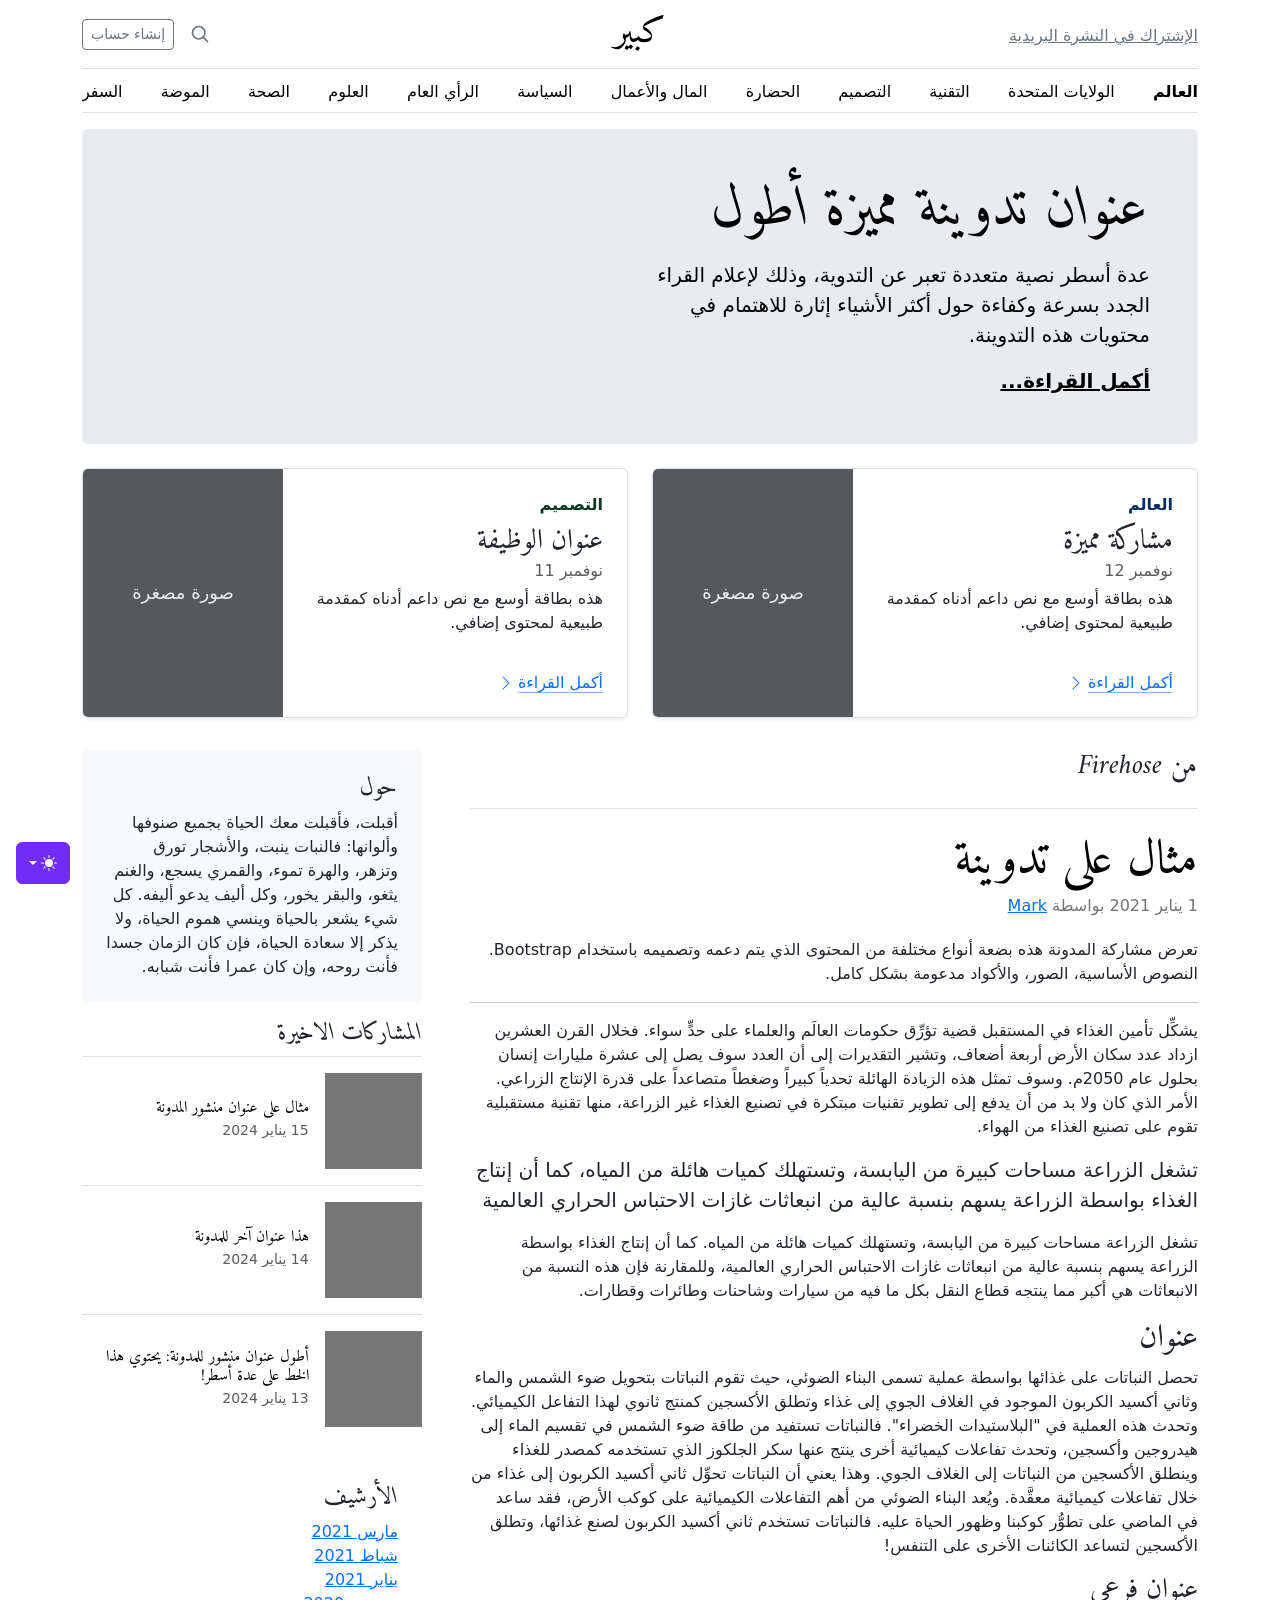
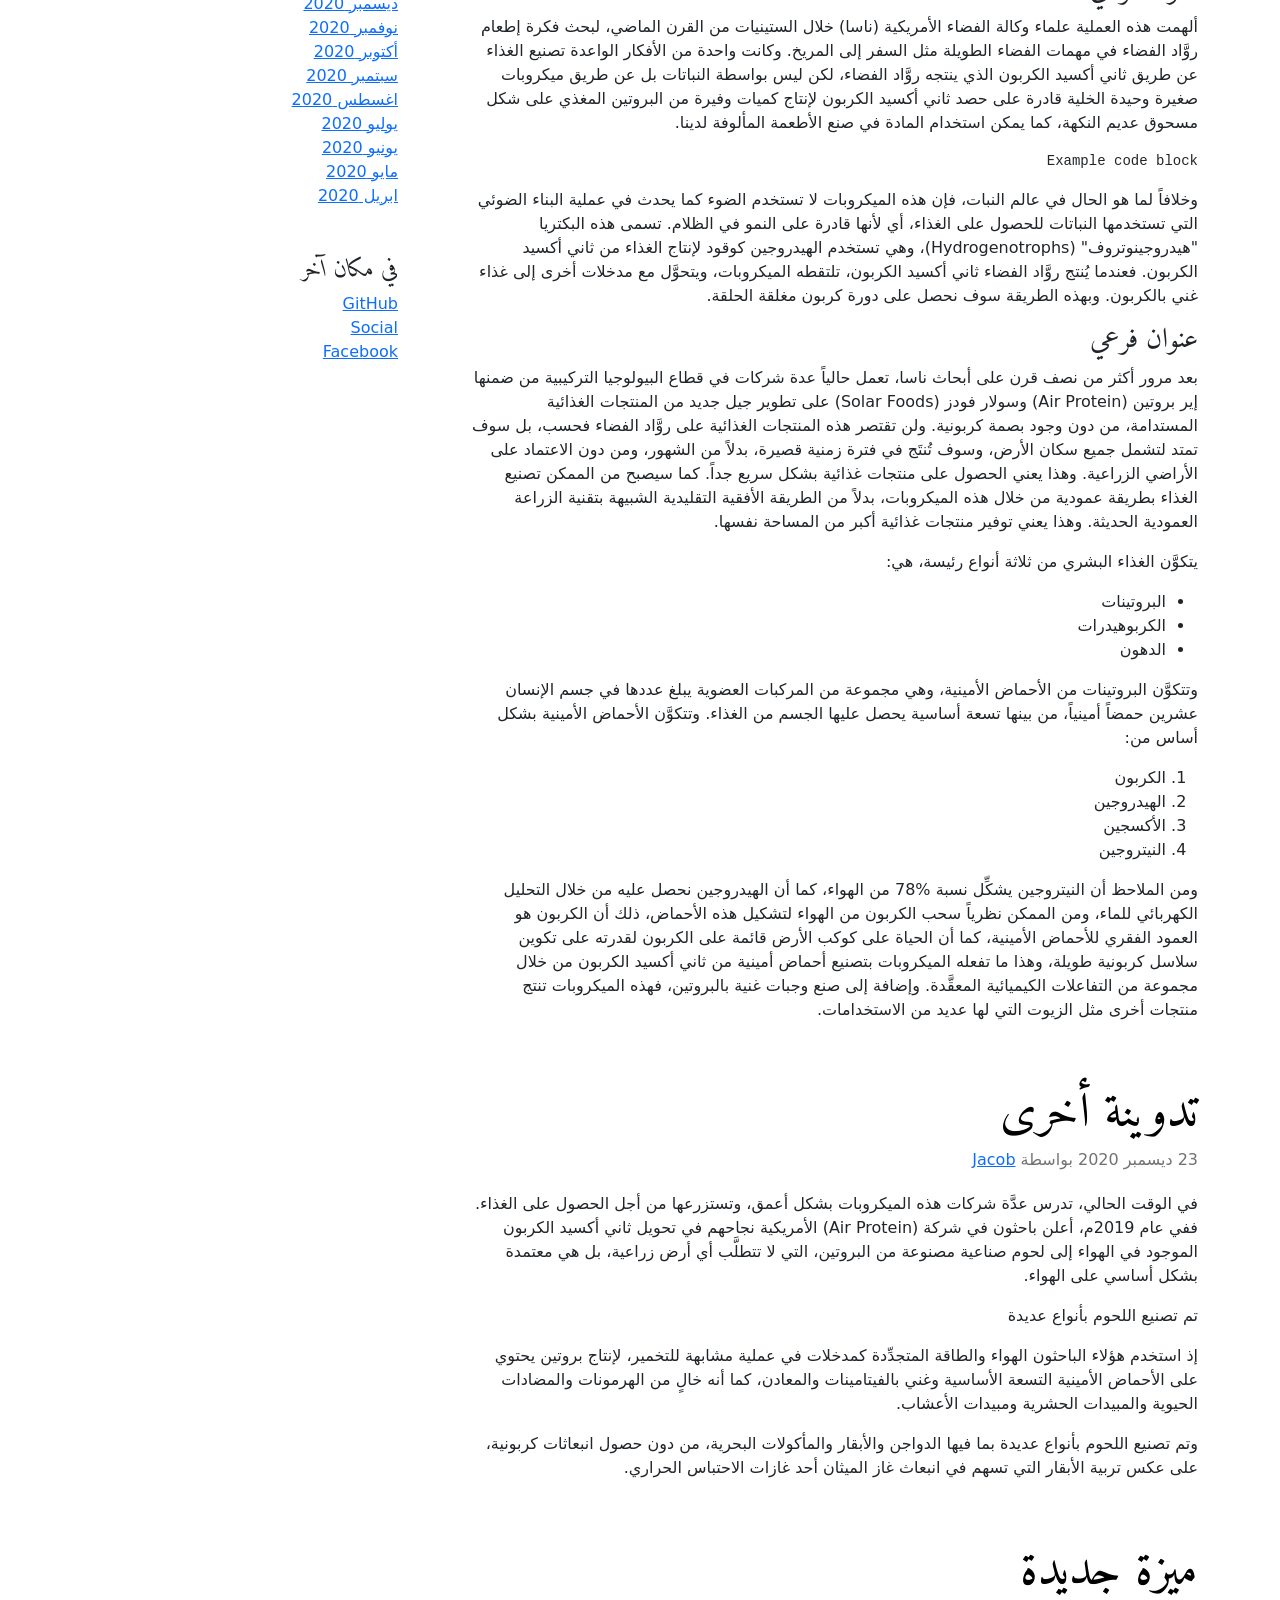
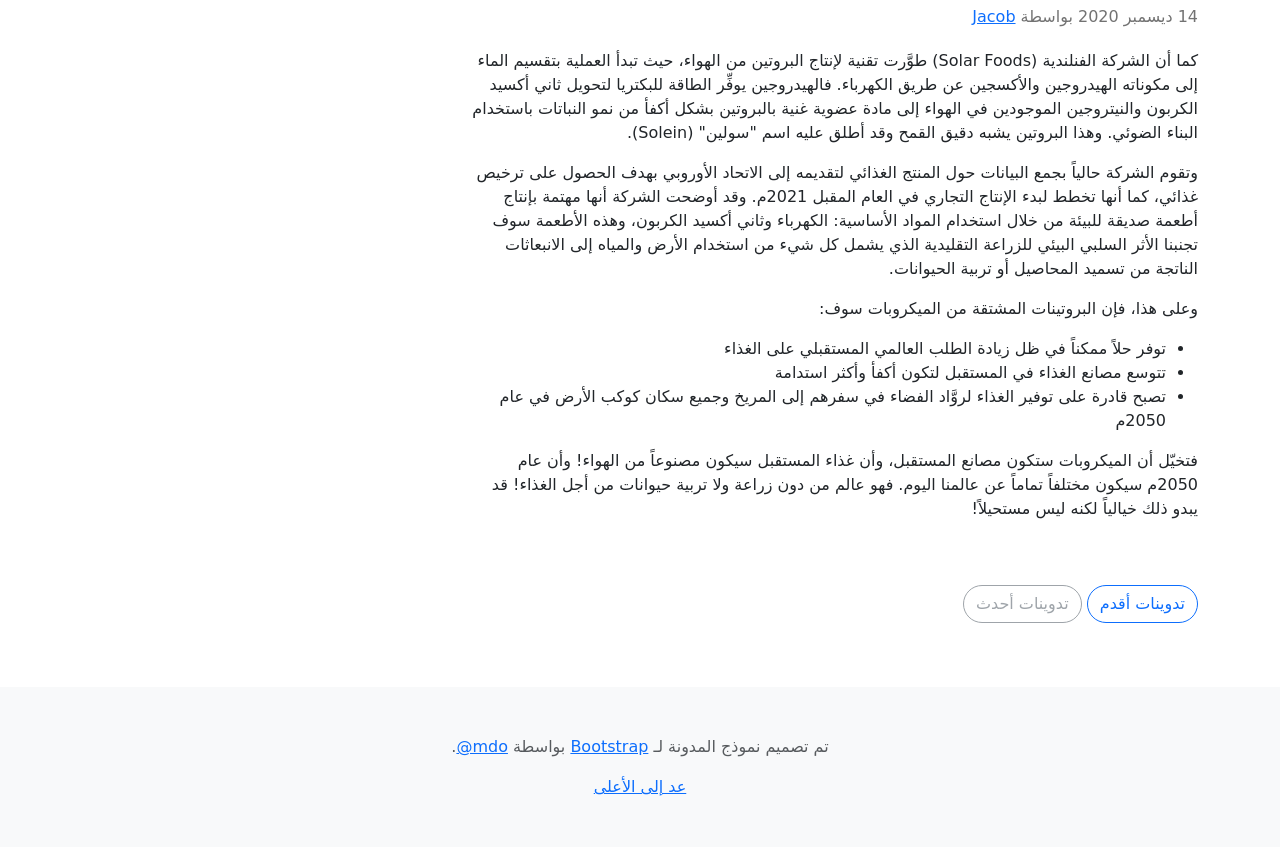
<file: bootstrap/blog-rtl/index.html>
<!doctype html>
<html lang="ar" dir="rtl" data-bs-theme="auto">
  <head>
    <meta charset="utf-8" />
    <meta name="viewport" content="width=device-width, initial-scale=1" />
    <meta name="description" content="" />
    <meta
      name="author"
      content="Mark Otto, Jacob Thornton, and Bootstrap contributors"
    />
    <meta name="generator" content="Astro v5.13.2" />
    <title>قالب المدونة · Bootstrap v5.3</title>
    <link
      rel="canonical"
      href="https://getbootstrap.com/docs/5.3/examples/blog-rtl/"
    />
    <script src="../assets/js/color-modes.js"></script>
    <link href="../assets/dist/css/bootstrap.rtl.min.css" rel="stylesheet" />
    <meta name="theme-color" content="#712cf9" />
    <link
      href="https://fonts.googleapis.com/css?family=Amiri:wght@400;700&display=swap"
      rel="stylesheet"
    />
    <link href="../blog/blog.rtl.css" rel="stylesheet" />
    <style>
      .bd-placeholder-img {
        font-size: 1.125rem;
        text-anchor: middle;
        -webkit-user-select: none;
        -moz-user-select: none;
        user-select: none;
      }
      @media (min-width: 768px) {
        .bd-placeholder-img-lg {
          font-size: 3.5rem;
        }
      }
      .b-example-divider {
        width: 100%;
        height: 3rem;
        background-color: #0000001a;
        border: solid rgba(0, 0, 0, 0.15);
        border-width: 1px 0;
        box-shadow:
          inset 0 0.5em 1.5em #0000001a,
          inset 0 0.125em 0.5em #00000026;
      }
      .b-example-vr {
        flex-shrink: 0;
        width: 1.5rem;
        height: 100vh;
      }
      .bi {
        vertical-align: -0.125em;
        fill: currentColor;
      }
      .nav-scroller {
        position: relative;
        z-index: 2;
        height: 2.75rem;
        overflow-y: hidden;
      }
      .nav-scroller .nav {
        display: flex;
        flex-wrap: nowrap;
        padding-bottom: 1rem;
        margin-top: -1px;
        overflow-x: auto;
        text-align: center;
        white-space: nowrap;
        -webkit-overflow-scrolling: touch;
      }
      .btn-bd-primary {
        --bd-violet-bg: #712cf9;
        --bd-violet-rgb: 112.520718, 44.062154, 249.437846;
        --bs-btn-font-weight: 600;
        --bs-btn-color: var(--bs-white);
        --bs-btn-bg: var(--bd-violet-bg);
        --bs-btn-border-color: var(--bd-violet-bg);
        --bs-btn-hover-color: var(--bs-white);
        --bs-btn-hover-bg: #6528e0;
        --bs-btn-hover-border-color: #6528e0;
        --bs-btn-focus-shadow-rgb: var(--bd-violet-rgb);
        --bs-btn-active-color: var(--bs-btn-hover-color);
        --bs-btn-active-bg: #5a23c8;
        --bs-btn-active-border-color: #5a23c8;
      }
      .bd-mode-toggle {
        z-index: 1500;
      }
      .bd-mode-toggle .bi {
        width: 1em;
        height: 1em;
      }
      .bd-mode-toggle .dropdown-menu .active .bi {
        display: block !important;
      }
    </style>
  </head>
  <body>
    <svg xmlns="http://www.w3.org/2000/svg" class="d-none">
      <symbol id="check2" viewBox="0 0 16 16">
        <path
          d="M13.854 3.646a.5.5 0 0 1 0 .708l-7 7a.5.5 0 0 1-.708 0l-3.5-3.5a.5.5 0 1 1 .708-.708L6.5 10.293l6.646-6.647a.5.5 0 0 1 .708 0z"
        ></path>
      </symbol>
      <symbol id="circle-half" viewBox="0 0 16 16">
        <path
          d="M8 15A7 7 0 1 0 8 1v14zm0 1A8 8 0 1 1 8 0a8 8 0 0 1 0 16z"
        ></path>
      </symbol>
      <symbol id="moon-stars-fill" viewBox="0 0 16 16">
        <path
          d="M6 .278a.768.768 0 0 1 .08.858 7.208 7.208 0 0 0-.878 3.46c0 4.021 3.278 7.277 7.318 7.277.527 0 1.04-.055 1.533-.16a.787.787 0 0 1 .81.316.733.733 0 0 1-.031.893A8.349 8.349 0 0 1 8.344 16C3.734 16 0 12.286 0 7.71 0 4.266 2.114 1.312 5.124.06A.752.752 0 0 1 6 .278z"
        ></path>
        <path
          d="M10.794 3.148a.217.217 0 0 1 .412 0l.387 1.162c.173.518.579.924 1.097 1.097l1.162.387a.217.217 0 0 1 0 .412l-1.162.387a1.734 1.734 0 0 0-1.097 1.097l-.387 1.162a.217.217 0 0 1-.412 0l-.387-1.162A1.734 1.734 0 0 0 9.31 6.593l-1.162-.387a.217.217 0 0 1 0-.412l1.162-.387a1.734 1.734 0 0 0 1.097-1.097l.387-1.162zM13.863.099a.145.145 0 0 1 .274 0l.258.774c.115.346.386.617.732.732l.774.258a.145.145 0 0 1 0 .274l-.774.258a1.156 1.156 0 0 0-.732.732l-.258.774a.145.145 0 0 1-.274 0l-.258-.774a1.156 1.156 0 0 0-.732-.732l-.774-.258a.145.145 0 0 1 0-.274l.774-.258c.346-.115.617-.386.732-.732L13.863.1z"
        ></path>
      </symbol>
      <symbol id="sun-fill" viewBox="0 0 16 16">
        <path
          d="M8 12a4 4 0 1 0 0-8 4 4 0 0 0 0 8zM8 0a.5.5 0 0 1 .5.5v2a.5.5 0 0 1-1 0v-2A.5.5 0 0 1 8 0zm0 13a.5.5 0 0 1 .5.5v2a.5.5 0 0 1-1 0v-2A.5.5 0 0 1 8 13zm8-5a.5.5 0 0 1-.5.5h-2a.5.5 0 0 1 0-1h2a.5.5 0 0 1 .5.5zM3 8a.5.5 0 0 1-.5.5h-2a.5.5 0 0 1 0-1h2A.5.5 0 0 1 3 8zm10.657-5.657a.5.5 0 0 1 0 .707l-1.414 1.415a.5.5 0 1 1-.707-.708l1.414-1.414a.5.5 0 0 1 .707 0zm-9.193 9.193a.5.5 0 0 1 0 .707L3.05 13.657a.5.5 0 0 1-.707-.707l1.414-1.414a.5.5 0 0 1 .707 0zm9.193 2.121a.5.5 0 0 1-.707 0l-1.414-1.414a.5.5 0 0 1 .707-.707l1.414 1.414a.5.5 0 0 1 0 .707zM4.464 4.465a.5.5 0 0 1-.707 0L2.343 3.05a.5.5 0 1 1 .707-.707l1.414 1.414a.5.5 0 0 1 0 .708z"
        ></path>
      </symbol>
    </svg>
    <div
      class="dropdown position-fixed bottom-0 end-0 mb-3 me-3 bd-mode-toggle"
    >
      <button
        class="btn btn-bd-primary py-2 dropdown-toggle d-flex align-items-center"
        id="bd-theme"
        type="button"
        aria-expanded="false"
        data-bs-toggle="dropdown"
        aria-label="Toggle theme (auto)"
      >
        <svg class="bi my-1 theme-icon-active" aria-hidden="true">
          <use href="#circle-half"></use>
        </svg>
        <span class="visually-hidden" id="bd-theme-text">Toggle theme</span>
      </button>
      <ul
        class="dropdown-menu dropdown-menu-end shadow"
        aria-labelledby="bd-theme-text"
      >
        <li>
          <button
            type="button"
            class="dropdown-item d-flex align-items-center"
            data-bs-theme-value="light"
            aria-pressed="false"
          >
            <svg class="bi me-2 opacity-50" aria-hidden="true">
              <use href="#sun-fill"></use>
            </svg>
            Light
            <svg class="bi ms-auto d-none" aria-hidden="true">
              <use href="#check2"></use>
            </svg>
          </button>
        </li>
        <li>
          <button
            type="button"
            class="dropdown-item d-flex align-items-center"
            data-bs-theme-value="dark"
            aria-pressed="false"
          >
            <svg class="bi me-2 opacity-50" aria-hidden="true">
              <use href="#moon-stars-fill"></use>
            </svg>
            Dark
            <svg class="bi ms-auto d-none" aria-hidden="true">
              <use href="#check2"></use>
            </svg>
          </button>
        </li>
        <li>
          <button
            type="button"
            class="dropdown-item d-flex align-items-center active"
            data-bs-theme-value="auto"
            aria-pressed="true"
          >
            <svg class="bi me-2 opacity-50" aria-hidden="true">
              <use href="#circle-half"></use>
            </svg>
            Auto
            <svg class="bi ms-auto d-none" aria-hidden="true">
              <use href="#check2"></use>
            </svg>
          </button>
        </li>
      </ul>
    </div>
    <svg xmlns="http://www.w3.org/2000/svg" class="d-none">
      <symbol
        id="aperture"
        fill="none"
        stroke="currentColor"
        stroke-linecap="round"
        stroke-linejoin="round"
        stroke-width="2"
        viewBox="0 0 24 24"
      >
        <circle cx="12" cy="12" r="10"></circle>
        <path
          d="M14.31 8l5.74 9.94M9.69 8h11.48M7.38 12l5.74-9.94M9.69 16L3.95 6.06M14.31 16H2.83m13.79-4l-5.74 9.94"
        ></path>
      </symbol>
      <symbol id="cart" viewBox="0 0 16 16">
        <path
          d="M0 1.5A.5.5 0 0 1 .5 1H2a.5.5 0 0 1 .485.379L2.89 3H14.5a.5.5 0 0 1 .49.598l-1 5a.5.5 0 0 1-.465.401l-9.397.472L4.415 11H13a.5.5 0 0 1 0 1H4a.5.5 0 0 1-.491-.408L2.01 3.607 1.61 2H.5a.5.5 0 0 1-.5-.5zM3.102 4l.84 4.479 9.144-.459L13.89 4H3.102zM5 12a2 2 0 1 0 0 4 2 2 0 0 0 0-4zm7 0a2 2 0 1 0 0 4 2 2 0 0 0 0-4zm-7 1a1 1 0 1 1 0 2 1 1 0 0 1 0-2zm7 0a1 1 0 1 1 0 2 1 1 0 0 1 0-2z"
        ></path>
      </symbol>
      <symbol id="chevron-right" viewBox="0 0 16 16">
        <path
          fill-rule="evenodd"
          d="M4.646 1.646a.5.5 0 0 1 .708 0l6 6a.5.5 0 0 1 0 .708l-6 6a.5.5 0 0 1-.708-.708L10.293 8 4.646 2.354a.5.5 0 0 1 0-.708z"
        ></path>
      </symbol>
    </svg>
    <div class="container">
      <header class="border-bottom lh-1 py-3">
        <div class="row flex-nowrap justify-content-between align-items-center">
          <div class="col-4 pt-1">
            <a class="link-secondary" href="#">الإشتراك في النشرة البريدية</a>
          </div>
          <div class="col-4 text-center">
            <a
              class="blog-header-logo text-body-emphasis text-decoration-none"
              href="#"
              >كبير</a
            >
          </div>
          <div class="col-4 d-flex justify-content-end align-items-center">
            <a class="link-secondary" href="#" aria-label="بحث">
              <svg
                xmlns="http://www.w3.org/2000/svg"
                width="20"
                height="20"
                fill="none"
                stroke="currentColor"
                stroke-linecap="round"
                stroke-linejoin="round"
                stroke-width="2"
                class="mx-3"
                role="img"
                viewBox="0 0 24 24"
              >
                <title>بحث</title>
                <circle cx="10.5" cy="10.5" r="7.5"></circle>
                <path d="M21 21l-5.2-5.2"></path>
              </svg>
            </a>
            <a class="btn btn-sm btn-outline-secondary" href="#">إنشاء حساب</a>
          </div>
        </div>
      </header>
      <div class="nav-scroller py-1 mb-3 border-bottom">
        <nav class="nav nav-underline justify-content-between">
          <a class="nav-item nav-link link-body-emphasis active" href="#"
            >العالم</a
          >
          <a class="nav-item nav-link link-body-emphasis" href="#"
            >الولايات المتحدة</a
          >
          <a class="nav-item nav-link link-body-emphasis" href="#">التقنية</a>
          <a class="nav-item nav-link link-body-emphasis" href="#">التصميم</a>
          <a class="nav-item nav-link link-body-emphasis" href="#">الحضارة</a>
          <a class="nav-item nav-link link-body-emphasis" href="#"
            >المال والأعمال</a
          >
          <a class="nav-item nav-link link-body-emphasis" href="#">السياسة</a>
          <a class="nav-item nav-link link-body-emphasis" href="#"
            >الرأي العام</a
          >
          <a class="nav-item nav-link link-body-emphasis" href="#">العلوم</a>
          <a class="nav-item nav-link link-body-emphasis" href="#">الصحة</a>
          <a class="nav-item nav-link link-body-emphasis" href="#">الموضة</a>
          <a class="nav-item nav-link link-body-emphasis" href="#">السفر</a>
        </nav>
      </div>
    </div>
    <main class="container">
      <div class="p-4 p-md-5 mb-4 rounded text-body-emphasis bg-body-secondary">
        <div class="col-lg-6 px-0">
          <h1 class="display-4 fst-italic">عنوان تدوينة مميزة أطول</h1>
          <p class="lead my-3">
            عدة أسطر نصية متعددة تعبر عن التدوية، وذلك لإعلام القراء الجدد بسرعة
            وكفاءة حول أكثر الأشياء إثارة للاهتمام في محتويات هذه التدوينة.
          </p>
          <p class="lead mb-0">
            <a href="#" class="text-body-emphasis fw-bold">أكمل القراءة...</a>
          </p>
        </div>
      </div>
      <div class="row mb-2">
        <div class="col-md-6">
          <div
            class="row g-0 border rounded overflow-hidden flex-md-row mb-4 shadow-sm h-md-250 position-relative"
          >
            <div class="col p-4 d-flex flex-column position-static">
              <strong class="d-inline-block mb-2 text-primary-emphasis"
                >العالم</strong
              >
              <h3 class="mb-0">مشاركة مميزة</h3>
              <div class="mb-1 text-body-secondary">نوفمبر 12</div>
              <p class="card-text mb-auto">
                هذه بطاقة أوسع مع نص داعم أدناه كمقدمة طبيعية لمحتوى إضافي.
              </p>
              <a
                href="#"
                class="icon-link gap-1 icon-link-hover stretched-link"
              >
                أكمل القراءة
                <svg class="bi" aria-hidden="true">
                  <use xlink:href="#chevron-right"></use>
                </svg>
              </a>
            </div>
            <div class="col-auto d-none d-lg-block">
              <svg
                aria-label="Placeholder: صورة مصغرة"
                class="bd-placeholder-img"
                height="250"
                preserveAspectRatio="xMidYMid slice"
                role="img"
                width="200"
                xmlns="http://www.w3.org/2000/svg"
              >
                <title>Placeholder</title>
                <rect width="100%" height="100%" fill="#55595c"></rect>
                <text x="50%" y="50%" fill="#eceeef" dy=".3em">صورة مصغرة</text>
              </svg>
            </div>
          </div>
        </div>
        <div class="col-md-6">
          <div
            class="row g-0 border rounded overflow-hidden flex-md-row mb-4 shadow-sm h-md-250 position-relative"
          >
            <div class="col p-4 d-flex flex-column position-static">
              <strong class="d-inline-block mb-2 text-success-emphasis"
                >التصميم</strong
              >
              <h3 class="mb-0">عنوان الوظيفة</h3>
              <div class="mb-1 text-body-secondary">نوفمبر 11</div>
              <p class="mb-auto">
                هذه بطاقة أوسع مع نص داعم أدناه كمقدمة طبيعية لمحتوى إضافي.
              </p>
              <a
                href="#"
                class="icon-link gap-1 icon-link-hover stretched-link"
              >
                أكمل القراءة
                <svg class="bi" aria-hidden="true">
                  <use xlink:href="#chevron-right"></use>
                </svg>
              </a>
            </div>
            <div class="col-auto d-none d-lg-block">
              <svg
                aria-label="Placeholder: صورة مصغرة"
                class="bd-placeholder-img"
                height="250"
                preserveAspectRatio="xMidYMid slice"
                role="img"
                width="200"
                xmlns="http://www.w3.org/2000/svg"
              >
                <title>Placeholder</title>
                <rect width="100%" height="100%" fill="#55595c"></rect>
                <text x="50%" y="50%" fill="#eceeef" dy=".3em">صورة مصغرة</text>
              </svg>
            </div>
          </div>
        </div>
      </div>
      <div class="row g-5">
        <div class="col-md-8">
          <h3 class="pb-4 mb-4 fst-italic border-bottom">من Firehose</h3>
          <article class="blog-post">
            <h2 class="display-5 link-body-emphasis mb-1">مثال على تدوينة</h2>
            <p class="blog-post-meta">
              1 يناير 2021 بواسطة <a href="#"> Mark </a>
            </p>
            <p>
              تعرض مشاركة المدونة هذه بضعة أنواع مختلفة من المحتوى الذي يتم دعمه
              وتصميمه باستخدام Bootstrap. النصوص الأساسية، الصور، والأكواد
              مدعومة بشكل كامل.
            </p>
            <hr />
            <p>
              يشكِّل تأمين الغذاء في المستقبل قضية تؤرِّق حكومات العالَم
              والعلماء على حدٍّ سواء. فخلال القرن العشرين ازداد عدد سكان الأرض
              أربعة أضعاف، وتشير التقديرات إلى أن العدد سوف يصل إلى عشرة مليارات
              إنسان بحلول عام 2050م. وسوف تمثل هذه الزيادة الهائلة تحدياً كبيراً
              وضغطاً متصاعداً على قدرة الإنتاج الزراعي. الأمر الذي كان ولا بد من
              أن يدفع إلى تطوير تقنيات مبتكرة في تصنيع الغذاء غير الزراعة، منها
              تقنية مستقبلية تقوم على تصنيع الغذاء من الهواء.
            </p>
            <blockquote class="blockquote">
              <p>
                تشغل الزراعة مساحات كبيرة من اليابسة، وتستهلك كميات هائلة من
                المياه، كما أن إنتاج الغذاء بواسطة الزراعة يسهم بنسبة عالية من
                انبعاثات غازات الاحتباس الحراري العالمية
              </p>
            </blockquote>
            <p>
              تشغل الزراعة مساحات كبيرة من اليابسة، وتستهلك كميات هائلة من
              المياه. كما أن إنتاج الغذاء بواسطة الزراعة يسهم بنسبة عالية من
              انبعاثات غازات الاحتباس الحراري العالمية، وللمقارنة فإن هذه النسبة
              من الانبعاثات هي أكبر مما ينتجه قطاع النقل بكل ما فيه من سيارات
              وشاحنات وطائرات وقطارات.
            </p>
            <h2>عنوان</h2>
            <p>
              تحصل النباتات على غذائها بواسطة عملية تسمى البناء الضوئي، حيث تقوم
              النباتات بتحويل ضوء الشمس والماء وثاني أكسيد الكربون الموجود في
              الغلاف الجوي إلى غذاء وتطلق الأكسجين كمنتج ثانوي لهذا التفاعل
              الكيميائي. وتحدث هذه العملية في "البلاستيدات الخضراء". فالنباتات
              تستفيد من طاقة ضوء الشمس في تقسيم الماء إلى هيدروجين وأكسجين،
              وتحدث تفاعلات كيميائية أخرى ينتج عنها سكر الجلكوز الذي تستخدمه
              كمصدر للغذاء وينطلق الأكسجين من النباتات إلى الغلاف الجوي. وهذا
              يعني أن النباتات تحوِّل ثاني أكسيد الكربون إلى غذاء من خلال
              تفاعلات كيميائية معقَّدة. ويُعد البناء الضوئي من أهم التفاعلات
              الكيميائية على كوكب الأرض، فقد ساعد في الماضي على تطوُّر كوكبنا
              وظهور الحياة عليه. فالنباتات تستخدم ثاني أكسيد الكربون لصنع
              غذائها، وتطلق الأكسجين لتساعد الكائنات الأخرى على التنفس!
            </p>
            <h3>عنوان فرعي</h3>
            <p>
              ألهمت هذه العملية علماء وكالة الفضاء الأمريكية (ناسا) خلال
              الستينيات من القرن الماضي، لبحث فكرة إطعام روَّاد الفضاء في مهمات
              الفضاء الطويلة مثل السفر إلى المريخ. وكانت واحدة من الأفكار
              الواعدة تصنيع الغذاء عن طريق ثاني أكسيد الكربون الذي ينتجه روَّاد
              الفضاء، لكن ليس بواسطة النباتات بل عن طريق ميكروبات صغيرة وحيدة
              الخلية قادرة على حصد ثاني أكسيد الكربون لإنتاج كميات وفيرة من
              البروتين المغذي على شكل مسحوق عديم النكهة، كما يمكن استخدام المادة
              في صنع الأطعمة المألوفة لدينا.
            </p>
            <pre><code>Example code block</code></pre>
            <p>
              وخلافاً لما هو الحال في عالم النبات، فإن هذه الميكروبات لا تستخدم
              الضوء كما يحدث في عملية البناء الضوئي التي تستخدمها النباتات
              للحصول على الغذاء، أي لأنها قادرة على النمو في الظلام. تسمى هذه
              البكتريا "هيدروجينوتروف" (Hydrogenotrophs)، وهي تستخدم الهيدروجين
              كوقود لإنتاج الغذاء من ثاني أكسيد الكربون. فعندما يُنتج روَّاد
              الفضاء ثاني أكسيد الكربون، تلتقطه الميكروبات، ويتحوَّل مع مدخلات
              أخرى إلى غذاء غني بالكربون. وبهذه الطريقة سوف نحصل على دورة كربون
              مغلقة الحلقة.
            </p>
            <h3>عنوان فرعي</h3>
            <p>
              بعد مرور أكثر من نصف قرن على أبحاث ناسا، تعمل حالياً عدة شركات في
              قطاع البيولوجيا التركيبية من ضمنها إير بروتين (Air Protein) وسولار
              فودز (Solar Foods) على تطوير جيل جديد من المنتجات الغذائية
              المستدامة، من دون وجود بصمة كربونية. ولن تقتصر هذه المنتجات
              الغذائية على روَّاد الفضاء فحسب، بل سوف تمتد لتشمل جميع سكان
              الأرض، وسوف تُنتَج في فترة زمنية قصيرة، بدلاً من الشهور، ومن دون
              الاعتماد على الأراضي الزراعية. وهذا يعني الحصول على منتجات غذائية
              بشكل سريع جداً. كما سيصبح من الممكن تصنيع الغذاء بطريقة عمودية من
              خلال هذه الميكروبات، بدلاً من الطريقة الأفقية التقليدية الشبيهة
              بتقنية الزراعة العمودية الحديثة. وهذا يعني توفير منتجات غذائية
              أكبر من المساحة نفسها.
            </p>
            <p>يتكوَّن الغذاء البشري من ثلاثة أنواع رئيسة، هي:</p>
            <ul>
              <li>البروتينات</li>
              <li>الكربوهيدرات</li>
              <li>الدهون</li>
            </ul>
            <p>
              وتتكوَّن البروتينات من الأحماض الأمينية، وهي مجموعة من المركبات
              العضوية يبلغ عددها في جسم الإنسان عشرين حمضاً أمينياً، من بينها
              تسعة أساسية يحصل عليها الجسم من الغذاء. وتتكوَّن الأحماض الأمينية
              بشكل أساس من:
            </p>
            <ol>
              <li>الكربون</li>
              <li>الهيدروجين</li>
              <li>الأكسجين</li>
              <li>النيتروجين</li>
            </ol>
            <p>
              ومن الملاحظ أن النيتروجين يشكِّل نسبة %78 من الهواء، كما أن
              الهيدروجين نحصل عليه من خلال التحليل الكهربائي للماء، ومن الممكن
              نظرياً سحب الكربون من الهواء لتشكيل هذه الأحماض، ذلك أن الكربون هو
              العمود الفقري للأحماض الأمينية، كما أن الحياة على كوكب الأرض قائمة
              على الكربون لقدرته على تكوين سلاسل كربونية طويلة، وهذا ما تفعله
              الميكروبات بتصنيع أحماض أمينية من ثاني أكسيد الكربون من خلال
              مجموعة من التفاعلات الكيميائية المعقَّدة. وإضافة إلى صنع وجبات
              غنية بالبروتين، فهذه الميكروبات تنتج منتجات أخرى مثل الزيوت التي
              لها عديد من الاستخدامات.
            </p>
          </article>
          <article class="blog-post">
            <h2 class="display-5 link-body-emphasis mb-1">تدوينة أخرى</h2>
            <p class="blog-post-meta">
              23 ديسمبر 2020 بواسطة <a href="#">Jacob</a>
            </p>
            <p>
              في الوقت الحالي، تدرس عدَّة شركات هذه الميكروبات بشكل أعمق،
              وتستزرعها من أجل الحصول على الغذاء. ففي عام 2019م، أعلن باحثون في
              شركة (Air Protein) الأمريكية نجاحهم في تحويل ثاني أكسيد الكربون
              الموجود في الهواء إلى لحوم صناعية مصنوعة من البروتين، التي لا
              تتطلَّب أي أرض زراعية، بل هي معتمدة بشكل أساسي على الهواء.
            </p>
            <blockquote><p>تم تصنيع اللحوم بأنواع عديدة</p></blockquote>
            <p>
              إذ استخدم هؤلاء الباحثون الهواء والطاقة المتجدِّدة كمدخلات في
              عملية مشابهة للتخمير، لإنتاج بروتين يحتوي على الأحماض الأمينية
              التسعة الأساسية وغني بالفيتامينات والمعادن، كما أنه خالٍ من
              الهرمونات والمضادات الحيوية والمبيدات الحشرية ومبيدات الأعشاب.
            </p>
            <p>
              وتم تصنيع اللحوم بأنواع عديدة بما فيها الدواجن والأبقار والمأكولات
              البحرية، من دون حصول انبعاثات كربونية، على عكس تربية الأبقار التي
              تسهم في انبعاث غاز الميثان أحد غازات الاحتباس الحراري.
            </p>
          </article>
          <article class="blog-post">
            <h2 class="display-5 link-body-emphasis mb-1">ميزة جديدة</h2>
            <p class="blog-post-meta">
              14 ديسمبر 2020 بواسطة <a href="#">Jacob</a>
            </p>
            <p>
              كما أن الشركة الفنلندية (Solar Foods) طوَّرت تقنية لإنتاج البروتين
              من الهواء، حيث تبدأ العملية بتقسيم الماء إلى مكوناته الهيدروجين
              والأكسجين عن طريق الكهرباء. فالهيدروجين يوفِّر الطاقة للبكتريا
              لتحويل ثاني أكسيد الكربون والنيتروجين الموجودين في الهواء إلى مادة
              عضوية غنية بالبروتين بشكل أكفأ من نمو النباتات باستخدام البناء
              الضوئي. وهذا البروتين يشبه دقيق القمح وقد أطلق عليه اسم "سولين"
              (Solein).
            </p>
            <p>
              وتقوم الشركة حالياً بجمع البيانات حول المنتج الغذائي لتقديمه إلى
              الاتحاد الأوروبي بهدف الحصول على ترخيص غذائي، كما أنها تخطط لبدء
              الإنتاج التجاري في العام المقبل 2021م. وقد أوضحت الشركة أنها مهتمة
              بإنتاج أطعمة صديقة للبيئة من خلال استخدام المواد الأساسية:
              الكهرباء وثاني أكسيد الكربون، وهذه الأطعمة سوف تجنبنا الأثر السلبي
              البيئي للزراعة التقليدية الذي يشمل كل شيء من استخدام الأرض والمياه
              إلى الانبعاثات الناتجة من تسميد المحاصيل أو تربية الحيوانات.
            </p>
            <p>وعلى هذا، فإن البروتينات المشتقة من الميكروبات سوف:</p>
            <ul>
              <li>
                توفر حلاً ممكناً في ظل زيادة الطلب العالمي المستقبلي على الغذاء
              </li>
              <li>تتوسع مصانع الغذاء في المستقبل لتكون أكفأ وأكثر استدامة</li>
              <li>
                تصبح قادرة على توفير الغذاء لروَّاد الفضاء في سفرهم إلى المريخ
                وجميع سكان كوكب الأرض في عام 2050م
              </li>
            </ul>
            <p>
              فتخيّل أن الميكروبات ستكون مصانع المستقبل، وأن غذاء المستقبل سيكون
              مصنوعاً من الهواء! وأن عام 2050م سيكون مختلفاً تماماً عن عالمنا
              اليوم. فهو عالم من دون زراعة ولا تربية حيوانات من أجل الغذاء! قد
              يبدو ذلك خيالياً لكنه ليس مستحيلاً!
            </p>
          </article>
          <nav class="blog-pagination" aria-label="Pagination">
            <a class="btn btn-outline-primary rounded-pill" href="#"
              >تدوينات أقدم</a
            >
            <a
              class="btn btn-outline-secondary rounded-pill disabled"
              aria-disabled="true"
              >تدوينات أحدث</a
            >
          </nav>
        </div>
        <div class="col-md-4">
          <div class="position-sticky" style="top: 2rem">
            <div class="p-4 mb-3 bg-body-tertiary rounded">
              <h4 class="fst-italic">حول</h4>
              <p class="mb-0">
                أقبلت، فأقبلت معك الحياة بجميع صنوفها وألوانها: فالنبات ينبت،
                والأشجار تورق وتزهر، والهرة تموء، والقمري يسجع، والغنم يثغو،
                والبقر يخور، وكل أليف يدعو أليفه. كل شيء يشعر بالحياة وينسي هموم
                الحياة، ولا يذكر إلا سعادة الحياة، فإن كان الزمان جسدا فأنت
                روحه، وإن كان عمرا فأنت شبابه.
              </p>
            </div>
            <div>
              <h4 class="fst-italic">المشاركات الاخيرة</h4>
              <ul class="list-unstyled">
                <li>
                  <a
                    class="d-flex flex-column flex-lg-row gap-3 align-items-start align-items-lg-center py-3 link-body-emphasis text-decoration-none border-top"
                    href="#"
                  >
                    <svg
                      aria-hidden="true"
                      class="bd-placeholder-img"
                      height="96"
                      preserveAspectRatio="xMidYMid slice"
                      width="100%"
                      xmlns="http://www.w3.org/2000/svg"
                    >
                      <rect width="100%" height="100%" fill="#777"></rect>
                    </svg>
                    <div class="col-lg-8">
                      <h6 class="mb-0">مثال على عنوان منشور المدونة</h6>
                      <small class="text-body-secondary">15 يناير 2024</small>
                    </div>
                  </a>
                </li>
                <li>
                  <a
                    class="d-flex flex-column flex-lg-row gap-3 align-items-start align-items-lg-center py-3 link-body-emphasis text-decoration-none border-top"
                    href="#"
                  >
                    <svg
                      aria-hidden="true"
                      class="bd-placeholder-img"
                      height="96"
                      preserveAspectRatio="xMidYMid slice"
                      width="100%"
                      xmlns="http://www.w3.org/2000/svg"
                    >
                      <rect width="100%" height="100%" fill="#777"></rect>
                    </svg>
                    <div class="col-lg-8">
                      <h6 class="mb-0">هذا عنوان آخر للمدونة</h6>
                      <small class="text-body-secondary">14 يناير 2024</small>
                    </div>
                  </a>
                </li>
                <li>
                  <a
                    class="d-flex flex-column flex-lg-row gap-3 align-items-start align-items-lg-center py-3 link-body-emphasis text-decoration-none border-top"
                    href="#"
                  >
                    <svg
                      aria-hidden="true"
                      class="bd-placeholder-img"
                      height="96"
                      preserveAspectRatio="xMidYMid slice"
                      width="100%"
                      xmlns="http://www.w3.org/2000/svg"
                    >
                      <rect width="100%" height="100%" fill="#777"></rect>
                    </svg>
                    <div class="col-lg-8">
                      <h6 class="mb-0">
                        أطول عنوان منشور للمدونة: يحتوي هذا الخط على عدة أسطر!
                      </h6>
                      <small class="text-body-secondary">13 يناير 2024</small>
                    </div>
                  </a>
                </li>
              </ul>
            </div>
            <div class="p-4">
              <h4 class="fst-italic">الأرشيف</h4>
              <ol class="list-unstyled mb-0">
                <li><a href="#">مارس 2021</a></li>
                <li><a href="#">شباط 2021</a></li>
                <li><a href="#">يناير 2021</a></li>
                <li><a href="#">ديسمبر 2020</a></li>
                <li><a href="#">نوفمبر 2020</a></li>
                <li><a href="#">أكتوبر 2020</a></li>
                <li><a href="#">سبتمبر 2020</a></li>
                <li><a href="#">اغسطس 2020</a></li>
                <li><a href="#">يوليو 2020</a></li>
                <li><a href="#">يونيو 2020</a></li>
                <li><a href="#">مايو 2020</a></li>
                <li><a href="#">ابريل 2020</a></li>
              </ol>
            </div>
            <div class="p-4">
              <h4 class="fst-italic">في مكان آخر</h4>
              <ol class="list-unstyled">
                <li><a href="#">GitHub</a></li>
                <li><a href="#">Social</a></li>
                <li><a href="#">Facebook</a></li>
              </ol>
            </div>
          </div>
        </div>
      </div>
    </main>
    <footer class="py-5 text-center text-body-secondary bg-body-tertiary">
      <p>
        تم تصميم نموذج المدونة لـ
        <a href="https://getbootstrap.com/">Bootstrap</a> بواسطة
        <a href="https://x.com/mdo"><bdi lang="en" dir="ltr">@mdo</bdi></a
        >.
      </p>
      <p class="mb-0"><a href="#">عد إلى الأعلى</a></p>
    </footer>
    <script
      src="../assets/dist/js/bootstrap.bundle.min.js"
      class="astro-vvvwv3sm"
    ></script>
  </body>
</html>
</file>
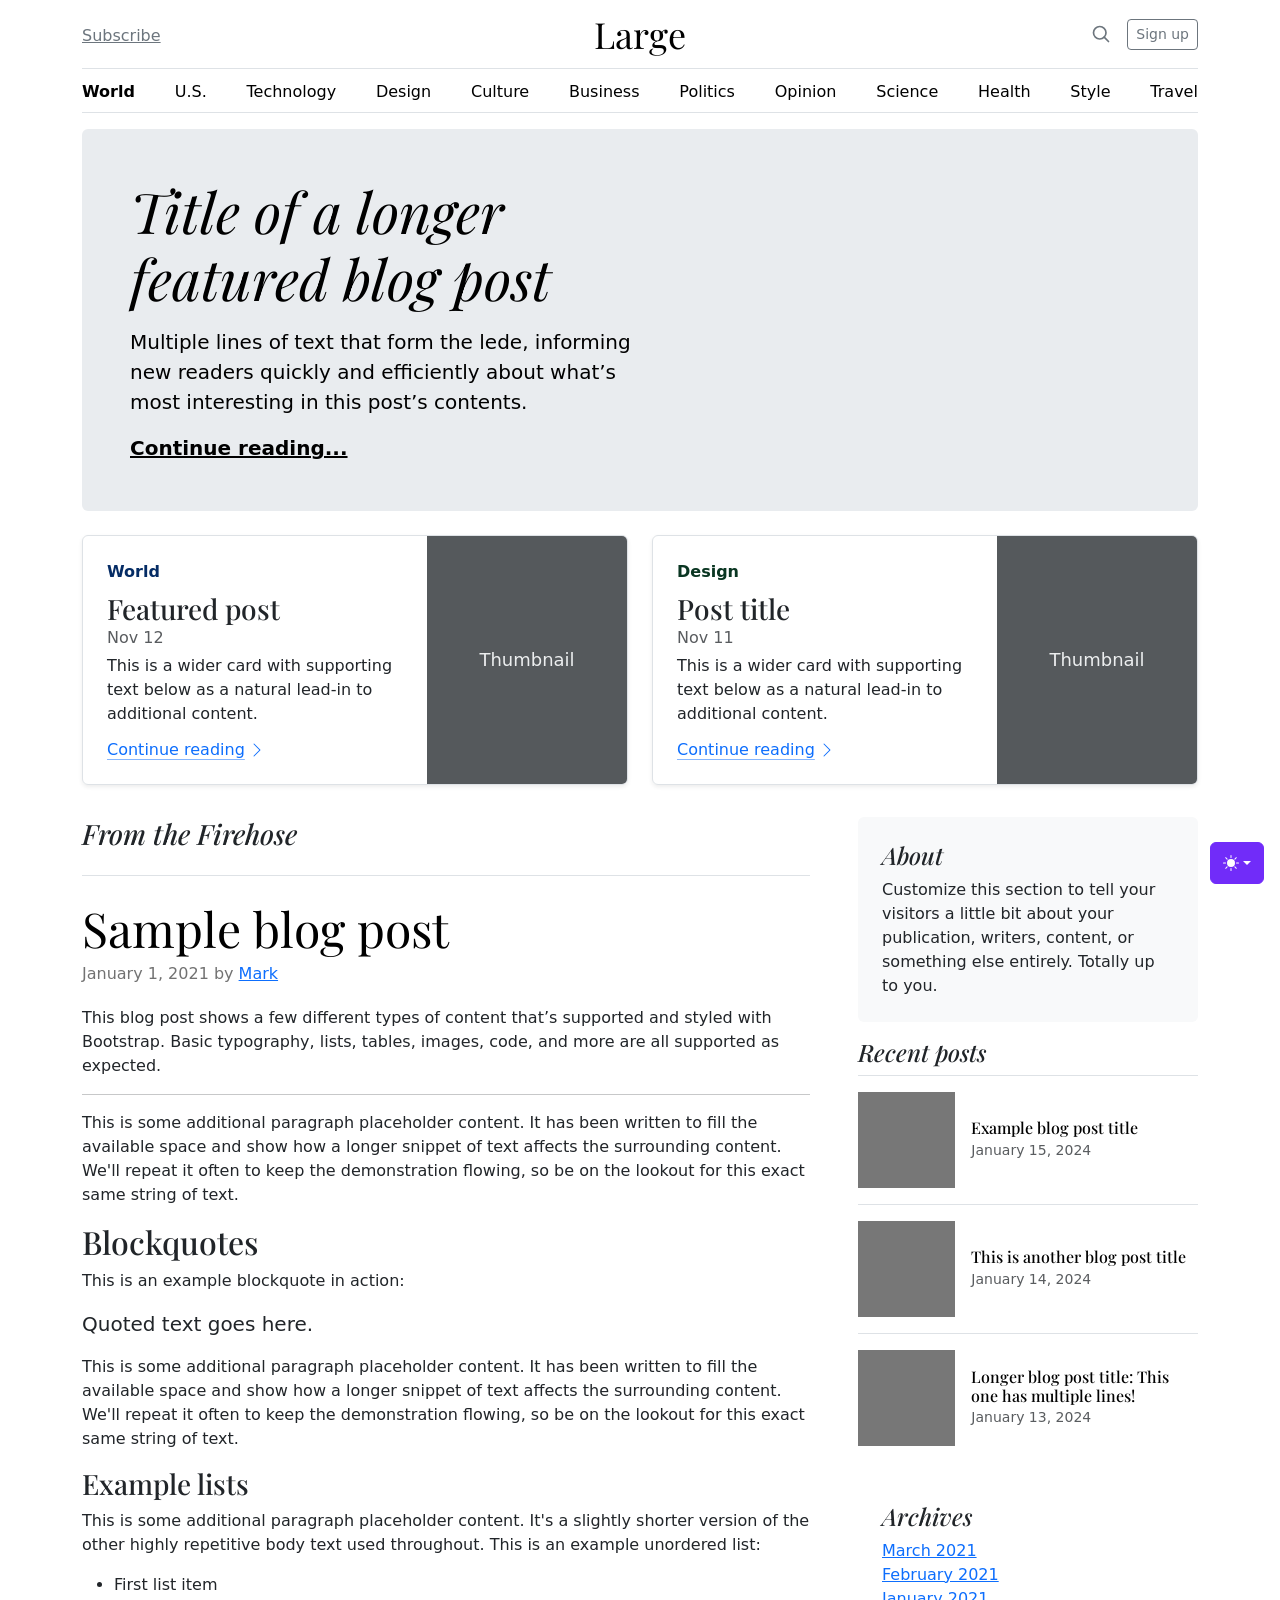
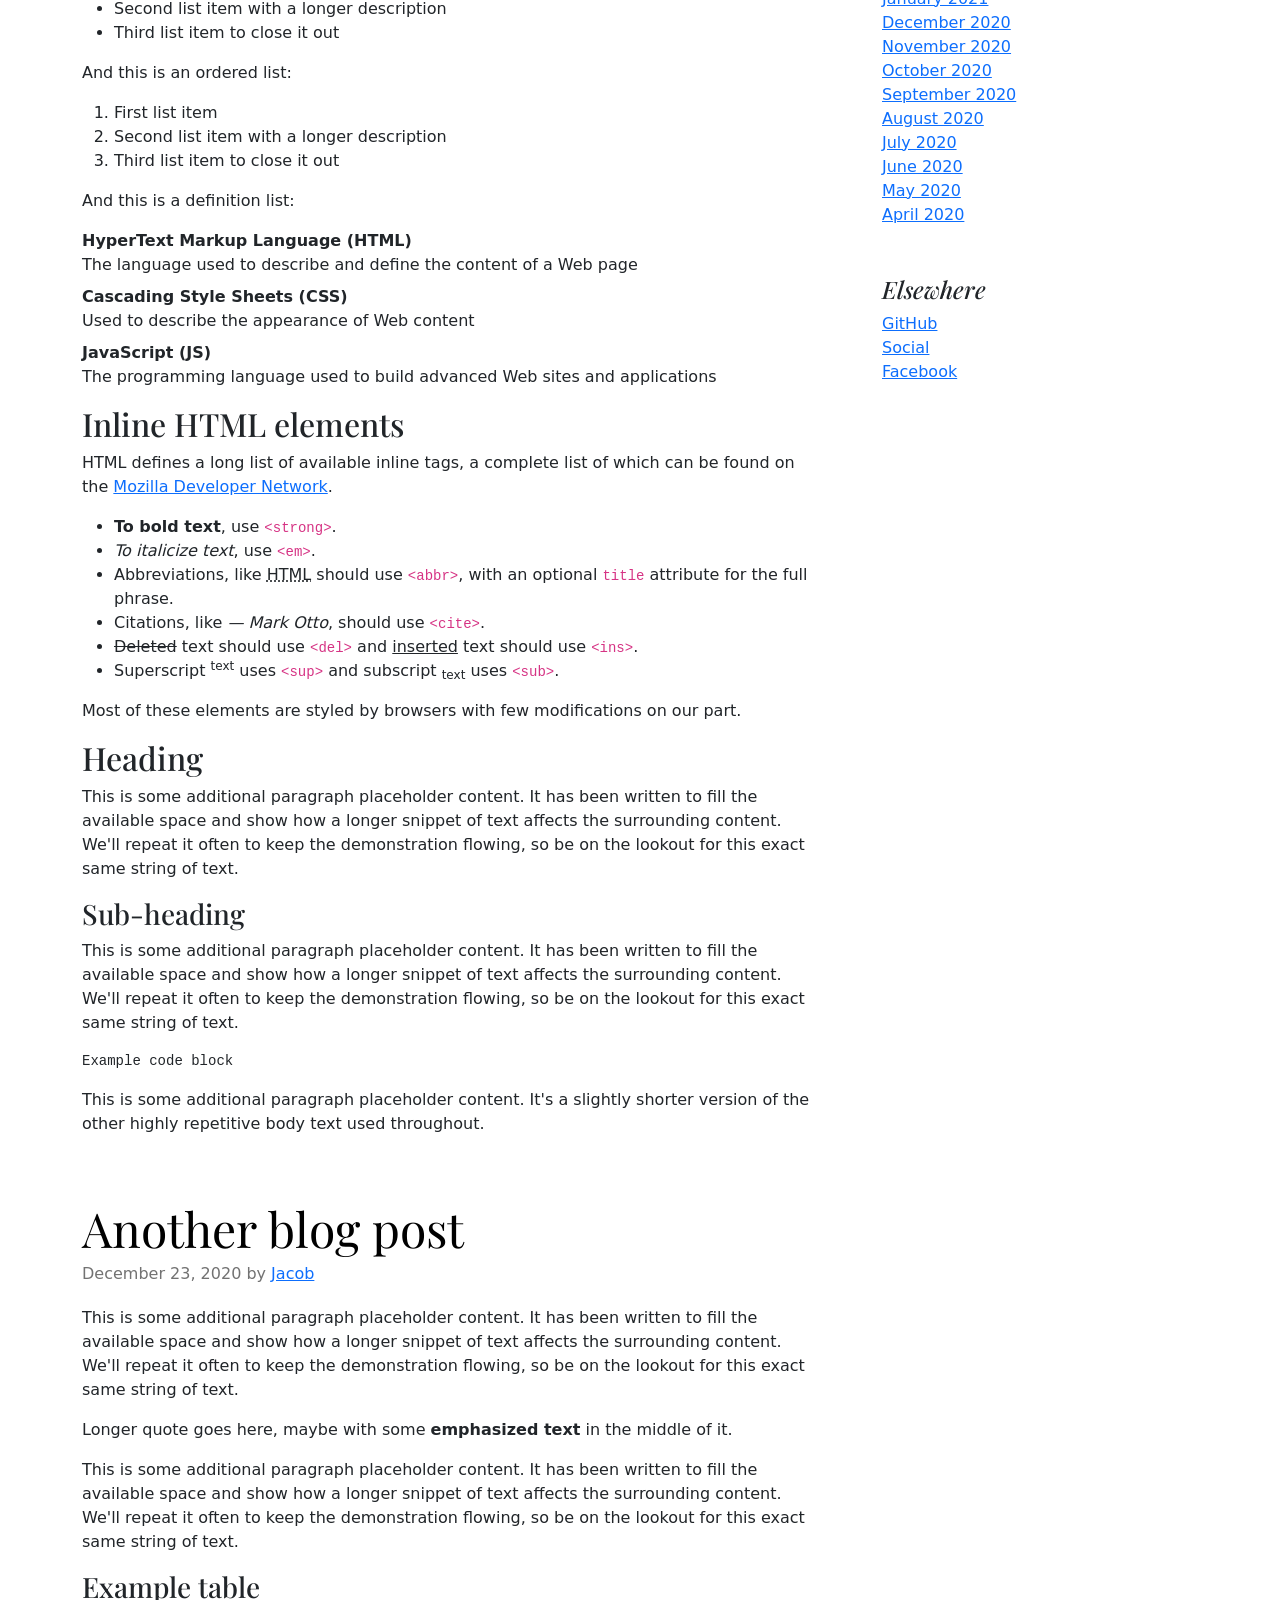
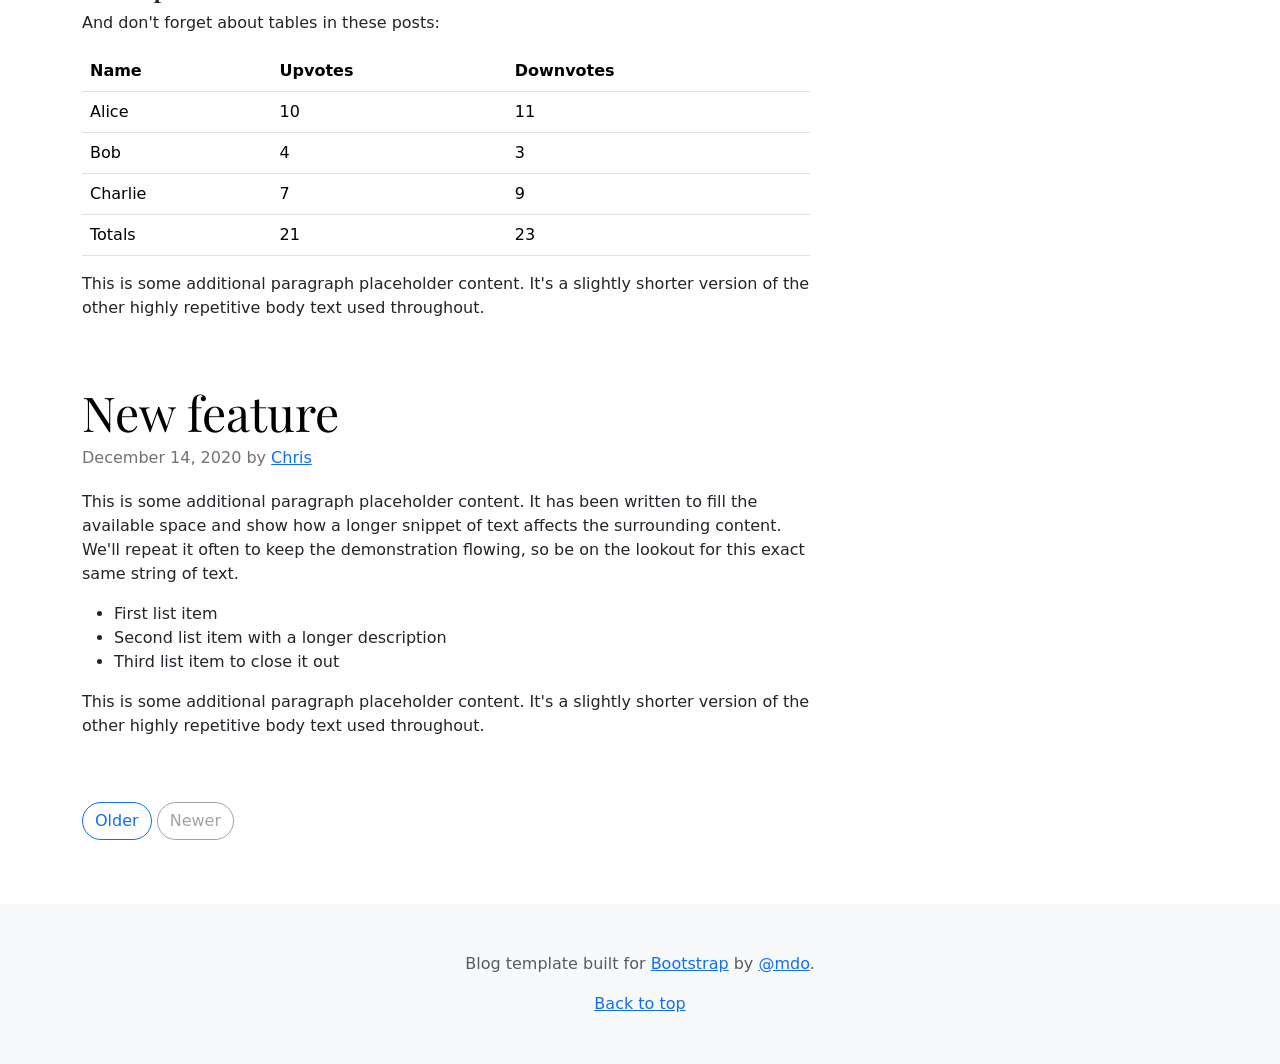
<file: bootstrap/blog/index.html>
<!doctype html>
<html lang="en" data-bs-theme="auto">
  <head>
    <meta charset="utf-8" />
    <meta name="viewport" content="width=device-width, initial-scale=1" />
    <meta name="description" content="" />
    <meta
      name="author"
      content="Mark Otto, Jacob Thornton, and Bootstrap contributors"
    />
    <meta name="generator" content="Astro v5.13.2" />
    <title>Blog Template · Bootstrap v5.3</title>
    <link
      rel="canonical"
      href="https://getbootstrap.com/docs/5.3/examples/blog/"
    />
    <script src="../assets/js/color-modes.js"></script>
    <link href="../assets/dist/css/bootstrap.min.css" rel="stylesheet" />
    <meta name="theme-color" content="#712cf9" />
    <link
      href="https://fonts.googleapis.com/css?family=Playfair+Display:700,900&display=swap"
      rel="stylesheet"
    />
    <link href="blog.css" rel="stylesheet" />
    <style>
      .bd-placeholder-img {
        font-size: 1.125rem;
        text-anchor: middle;
        -webkit-user-select: none;
        -moz-user-select: none;
        user-select: none;
      }
      @media (min-width: 768px) {
        .bd-placeholder-img-lg {
          font-size: 3.5rem;
        }
      }
      .b-example-divider {
        width: 100%;
        height: 3rem;
        background-color: #0000001a;
        border: solid rgba(0, 0, 0, 0.15);
        border-width: 1px 0;
        box-shadow:
          inset 0 0.5em 1.5em #0000001a,
          inset 0 0.125em 0.5em #00000026;
      }
      .b-example-vr {
        flex-shrink: 0;
        width: 1.5rem;
        height: 100vh;
      }
      .bi {
        vertical-align: -0.125em;
        fill: currentColor;
      }
      .nav-scroller {
        position: relative;
        z-index: 2;
        height: 2.75rem;
        overflow-y: hidden;
      }
      .nav-scroller .nav {
        display: flex;
        flex-wrap: nowrap;
        padding-bottom: 1rem;
        margin-top: -1px;
        overflow-x: auto;
        text-align: center;
        white-space: nowrap;
        -webkit-overflow-scrolling: touch;
      }
      .btn-bd-primary {
        --bd-violet-bg: #712cf9;
        --bd-violet-rgb: 112.520718, 44.062154, 249.437846;
        --bs-btn-font-weight: 600;
        --bs-btn-color: var(--bs-white);
        --bs-btn-bg: var(--bd-violet-bg);
        --bs-btn-border-color: var(--bd-violet-bg);
        --bs-btn-hover-color: var(--bs-white);
        --bs-btn-hover-bg: #6528e0;
        --bs-btn-hover-border-color: #6528e0;
        --bs-btn-focus-shadow-rgb: var(--bd-violet-rgb);
        --bs-btn-active-color: var(--bs-btn-hover-color);
        --bs-btn-active-bg: #5a23c8;
        --bs-btn-active-border-color: #5a23c8;
      }
      .bd-mode-toggle {
        z-index: 1500;
      }
      .bd-mode-toggle .bi {
        width: 1em;
        height: 1em;
      }
      .bd-mode-toggle .dropdown-menu .active .bi {
        display: block !important;
      }
    </style>
  </head>
  <body>
    <svg xmlns="http://www.w3.org/2000/svg" class="d-none">
      <symbol id="check2" viewBox="0 0 16 16">
        <path
          d="M13.854 3.646a.5.5 0 0 1 0 .708l-7 7a.5.5 0 0 1-.708 0l-3.5-3.5a.5.5 0 1 1 .708-.708L6.5 10.293l6.646-6.647a.5.5 0 0 1 .708 0z"
        ></path>
      </symbol>
      <symbol id="circle-half" viewBox="0 0 16 16">
        <path
          d="M8 15A7 7 0 1 0 8 1v14zm0 1A8 8 0 1 1 8 0a8 8 0 0 1 0 16z"
        ></path>
      </symbol>
      <symbol id="moon-stars-fill" viewBox="0 0 16 16">
        <path
          d="M6 .278a.768.768 0 0 1 .08.858 7.208 7.208 0 0 0-.878 3.46c0 4.021 3.278 7.277 7.318 7.277.527 0 1.04-.055 1.533-.16a.787.787 0 0 1 .81.316.733.733 0 0 1-.031.893A8.349 8.349 0 0 1 8.344 16C3.734 16 0 12.286 0 7.71 0 4.266 2.114 1.312 5.124.06A.752.752 0 0 1 6 .278z"
        ></path>
        <path
          d="M10.794 3.148a.217.217 0 0 1 .412 0l.387 1.162c.173.518.579.924 1.097 1.097l1.162.387a.217.217 0 0 1 0 .412l-1.162.387a1.734 1.734 0 0 0-1.097 1.097l-.387 1.162a.217.217 0 0 1-.412 0l-.387-1.162A1.734 1.734 0 0 0 9.31 6.593l-1.162-.387a.217.217 0 0 1 0-.412l1.162-.387a1.734 1.734 0 0 0 1.097-1.097l.387-1.162zM13.863.099a.145.145 0 0 1 .274 0l.258.774c.115.346.386.617.732.732l.774.258a.145.145 0 0 1 0 .274l-.774.258a1.156 1.156 0 0 0-.732.732l-.258.774a.145.145 0 0 1-.274 0l-.258-.774a1.156 1.156 0 0 0-.732-.732l-.774-.258a.145.145 0 0 1 0-.274l.774-.258c.346-.115.617-.386.732-.732L13.863.1z"
        ></path>
      </symbol>
      <symbol id="sun-fill" viewBox="0 0 16 16">
        <path
          d="M8 12a4 4 0 1 0 0-8 4 4 0 0 0 0 8zM8 0a.5.5 0 0 1 .5.5v2a.5.5 0 0 1-1 0v-2A.5.5 0 0 1 8 0zm0 13a.5.5 0 0 1 .5.5v2a.5.5 0 0 1-1 0v-2A.5.5 0 0 1 8 13zm8-5a.5.5 0 0 1-.5.5h-2a.5.5 0 0 1 0-1h2a.5.5 0 0 1 .5.5zM3 8a.5.5 0 0 1-.5.5h-2a.5.5 0 0 1 0-1h2A.5.5 0 0 1 3 8zm10.657-5.657a.5.5 0 0 1 0 .707l-1.414 1.415a.5.5 0 1 1-.707-.708l1.414-1.414a.5.5 0 0 1 .707 0zm-9.193 9.193a.5.5 0 0 1 0 .707L3.05 13.657a.5.5 0 0 1-.707-.707l1.414-1.414a.5.5 0 0 1 .707 0zm9.193 2.121a.5.5 0 0 1-.707 0l-1.414-1.414a.5.5 0 0 1 .707-.707l1.414 1.414a.5.5 0 0 1 0 .707zM4.464 4.465a.5.5 0 0 1-.707 0L2.343 3.05a.5.5 0 1 1 .707-.707l1.414 1.414a.5.5 0 0 1 0 .708z"
        ></path>
      </symbol>
    </svg>
    <div
      class="dropdown position-fixed bottom-0 end-0 mb-3 me-3 bd-mode-toggle"
    >
      <button
        class="btn btn-bd-primary py-2 dropdown-toggle d-flex align-items-center"
        id="bd-theme"
        type="button"
        aria-expanded="false"
        data-bs-toggle="dropdown"
        aria-label="Toggle theme (auto)"
      >
        <svg class="bi my-1 theme-icon-active" aria-hidden="true">
          <use href="#circle-half"></use>
        </svg>
        <span class="visually-hidden" id="bd-theme-text">Toggle theme</span>
      </button>
      <ul
        class="dropdown-menu dropdown-menu-end shadow"
        aria-labelledby="bd-theme-text"
      >
        <li>
          <button
            type="button"
            class="dropdown-item d-flex align-items-center"
            data-bs-theme-value="light"
            aria-pressed="false"
          >
            <svg class="bi me-2 opacity-50" aria-hidden="true">
              <use href="#sun-fill"></use>
            </svg>
            Light
            <svg class="bi ms-auto d-none" aria-hidden="true">
              <use href="#check2"></use>
            </svg>
          </button>
        </li>
        <li>
          <button
            type="button"
            class="dropdown-item d-flex align-items-center"
            data-bs-theme-value="dark"
            aria-pressed="false"
          >
            <svg class="bi me-2 opacity-50" aria-hidden="true">
              <use href="#moon-stars-fill"></use>
            </svg>
            Dark
            <svg class="bi ms-auto d-none" aria-hidden="true">
              <use href="#check2"></use>
            </svg>
          </button>
        </li>
        <li>
          <button
            type="button"
            class="dropdown-item d-flex align-items-center active"
            data-bs-theme-value="auto"
            aria-pressed="true"
          >
            <svg class="bi me-2 opacity-50" aria-hidden="true">
              <use href="#circle-half"></use>
            </svg>
            Auto
            <svg class="bi ms-auto d-none" aria-hidden="true">
              <use href="#check2"></use>
            </svg>
          </button>
        </li>
      </ul>
    </div>
    <svg xmlns="http://www.w3.org/2000/svg" class="d-none">
      <symbol
        id="aperture"
        fill="none"
        stroke="currentColor"
        stroke-linecap="round"
        stroke-linejoin="round"
        stroke-width="2"
        viewBox="0 0 24 24"
      >
        <circle cx="12" cy="12" r="10"></circle>
        <path
          d="M14.31 8l5.74 9.94M9.69 8h11.48M7.38 12l5.74-9.94M9.69 16L3.95 6.06M14.31 16H2.83m13.79-4l-5.74 9.94"
        ></path>
      </symbol>
      <symbol id="cart" viewBox="0 0 16 16">
        <path
          d="M0 1.5A.5.5 0 0 1 .5 1H2a.5.5 0 0 1 .485.379L2.89 3H14.5a.5.5 0 0 1 .49.598l-1 5a.5.5 0 0 1-.465.401l-9.397.472L4.415 11H13a.5.5 0 0 1 0 1H4a.5.5 0 0 1-.491-.408L2.01 3.607 1.61 2H.5a.5.5 0 0 1-.5-.5zM3.102 4l.84 4.479 9.144-.459L13.89 4H3.102zM5 12a2 2 0 1 0 0 4 2 2 0 0 0 0-4zm7 0a2 2 0 1 0 0 4 2 2 0 0 0 0-4zm-7 1a1 1 0 1 1 0 2 1 1 0 0 1 0-2zm7 0a1 1 0 1 1 0 2 1 1 0 0 1 0-2z"
        ></path>
      </symbol>
      <symbol id="chevron-right" viewBox="0 0 16 16">
        <path
          fill-rule="evenodd"
          d="M4.646 1.646a.5.5 0 0 1 .708 0l6 6a.5.5 0 0 1 0 .708l-6 6a.5.5 0 0 1-.708-.708L10.293 8 4.646 2.354a.5.5 0 0 1 0-.708z"
        ></path>
      </symbol>
    </svg>
    <div class="container">
      <header class="border-bottom lh-1 py-3">
        <div class="row flex-nowrap justify-content-between align-items-center">
          <div class="col-4 pt-1">
            <a class="link-secondary" href="#">Subscribe</a>
          </div>
          <div class="col-4 text-center">
            <a
              class="blog-header-logo text-body-emphasis text-decoration-none"
              href="#"
              >Large</a
            >
          </div>
          <div class="col-4 d-flex justify-content-end align-items-center">
            <a class="link-secondary" href="#" aria-label="Search">
              <svg
                xmlns="http://www.w3.org/2000/svg"
                width="20"
                height="20"
                fill="none"
                stroke="currentColor"
                stroke-linecap="round"
                stroke-linejoin="round"
                stroke-width="2"
                class="mx-3"
                role="img"
                viewBox="0 0 24 24"
              >
                <title>Search</title>
                <circle cx="10.5" cy="10.5" r="7.5"></circle>
                <path d="M21 21l-5.2-5.2"></path>
              </svg>
            </a>
            <a class="btn btn-sm btn-outline-secondary" href="#">Sign up</a>
          </div>
        </div>
      </header>
      <div class="nav-scroller py-1 mb-3 border-bottom">
        <nav class="nav nav-underline justify-content-between">
          <a class="nav-item nav-link link-body-emphasis active" href="#"
            >World</a
          >
          <a class="nav-item nav-link link-body-emphasis" href="#">U.S.</a>
          <a class="nav-item nav-link link-body-emphasis" href="#"
            >Technology</a
          >
          <a class="nav-item nav-link link-body-emphasis" href="#">Design</a>
          <a class="nav-item nav-link link-body-emphasis" href="#">Culture</a>
          <a class="nav-item nav-link link-body-emphasis" href="#">Business</a>
          <a class="nav-item nav-link link-body-emphasis" href="#">Politics</a>
          <a class="nav-item nav-link link-body-emphasis" href="#">Opinion</a>
          <a class="nav-item nav-link link-body-emphasis" href="#">Science</a>
          <a class="nav-item nav-link link-body-emphasis" href="#">Health</a>
          <a class="nav-item nav-link link-body-emphasis" href="#">Style</a>
          <a class="nav-item nav-link link-body-emphasis" href="#">Travel</a>
        </nav>
      </div>
    </div>
    <main class="container">
      <div class="p-4 p-md-5 mb-4 rounded text-body-emphasis bg-body-secondary">
        <div class="col-lg-6 px-0">
          <h1 class="display-4 fst-italic">
            Title of a longer featured blog post
          </h1>
          <p class="lead my-3">
            Multiple lines of text that form the lede, informing new readers
            quickly and efficiently about what’s most interesting in this post’s
            contents.
          </p>
          <p class="lead mb-0">
            <a href="#" class="text-body-emphasis fw-bold"
              >Continue reading...</a
            >
          </p>
        </div>
      </div>
      <div class="row mb-2">
        <div class="col-md-6">
          <div
            class="row g-0 border rounded overflow-hidden flex-md-row mb-4 shadow-sm h-md-250 position-relative"
          >
            <div class="col p-4 d-flex flex-column position-static">
              <strong class="d-inline-block mb-2 text-primary-emphasis"
                >World</strong
              >
              <h3 class="mb-0">Featured post</h3>
              <div class="mb-1 text-body-secondary">Nov 12</div>
              <p class="card-text mb-auto">
                This is a wider card with supporting text below as a natural
                lead-in to additional content.
              </p>
              <a
                href="#"
                class="icon-link gap-1 icon-link-hover stretched-link"
              >
                Continue reading
                <svg class="bi" aria-hidden="true">
                  <use xlink:href="#chevron-right"></use>
                </svg>
              </a>
            </div>
            <div class="col-auto d-none d-lg-block">
              <svg
                aria-label="Placeholder: Thumbnail"
                class="bd-placeholder-img"
                height="250"
                preserveAspectRatio="xMidYMid slice"
                role="img"
                width="200"
                xmlns="http://www.w3.org/2000/svg"
              >
                <title>Placeholder</title>
                <rect width="100%" height="100%" fill="#55595c"></rect>
                <text x="50%" y="50%" fill="#eceeef" dy=".3em">Thumbnail</text>
              </svg>
            </div>
          </div>
        </div>
        <div class="col-md-6">
          <div
            class="row g-0 border rounded overflow-hidden flex-md-row mb-4 shadow-sm h-md-250 position-relative"
          >
            <div class="col p-4 d-flex flex-column position-static">
              <strong class="d-inline-block mb-2 text-success-emphasis"
                >Design</strong
              >
              <h3 class="mb-0">Post title</h3>
              <div class="mb-1 text-body-secondary">Nov 11</div>
              <p class="mb-auto">
                This is a wider card with supporting text below as a natural
                lead-in to additional content.
              </p>
              <a
                href="#"
                class="icon-link gap-1 icon-link-hover stretched-link"
              >
                Continue reading
                <svg class="bi" aria-hidden="true">
                  <use xlink:href="#chevron-right"></use>
                </svg>
              </a>
            </div>
            <div class="col-auto d-none d-lg-block">
              <svg
                aria-label="Placeholder: Thumbnail"
                class="bd-placeholder-img"
                height="250"
                preserveAspectRatio="xMidYMid slice"
                role="img"
                width="200"
                xmlns="http://www.w3.org/2000/svg"
              >
                <title>Placeholder</title>
                <rect width="100%" height="100%" fill="#55595c"></rect>
                <text x="50%" y="50%" fill="#eceeef" dy=".3em">Thumbnail</text>
              </svg>
            </div>
          </div>
        </div>
      </div>
      <div class="row g-5">
        <div class="col-md-8">
          <h3 class="pb-4 mb-4 fst-italic border-bottom">From the Firehose</h3>
          <article class="blog-post">
            <h2 class="display-5 link-body-emphasis mb-1">Sample blog post</h2>
            <p class="blog-post-meta">
              January 1, 2021 by <a href="#">Mark</a>
            </p>
            <p>
              This blog post shows a few different types of content that’s
              supported and styled with Bootstrap. Basic typography, lists,
              tables, images, code, and more are all supported as expected.
            </p>
            <hr />
            <p>
              This is some additional paragraph placeholder content. It has been
              written to fill the available space and show how a longer snippet
              of text affects the surrounding content. We'll repeat it often to
              keep the demonstration flowing, so be on the lookout for this
              exact same string of text.
            </p>
            <h2>Blockquotes</h2>
            <p>This is an example blockquote in action:</p>
            <blockquote class="blockquote">
              <p>Quoted text goes here.</p>
            </blockquote>
            <p>
              This is some additional paragraph placeholder content. It has been
              written to fill the available space and show how a longer snippet
              of text affects the surrounding content. We'll repeat it often to
              keep the demonstration flowing, so be on the lookout for this
              exact same string of text.
            </p>
            <h3>Example lists</h3>
            <p>
              This is some additional paragraph placeholder content. It's a
              slightly shorter version of the other highly repetitive body text
              used throughout. This is an example unordered list:
            </p>
            <ul>
              <li>First list item</li>
              <li>Second list item with a longer description</li>
              <li>Third list item to close it out</li>
            </ul>
            <p>And this is an ordered list:</p>
            <ol>
              <li>First list item</li>
              <li>Second list item with a longer description</li>
              <li>Third list item to close it out</li>
            </ol>
            <p>And this is a definition list:</p>
            <dl>
              <dt>HyperText Markup Language (HTML)</dt>
              <dd>
                The language used to describe and define the content of a Web
                page
              </dd>
              <dt>Cascading Style Sheets (CSS)</dt>
              <dd>Used to describe the appearance of Web content</dd>
              <dt>JavaScript (JS)</dt>
              <dd>
                The programming language used to build advanced Web sites and
                applications
              </dd>
            </dl>
            <h2>Inline HTML elements</h2>
            <p>
              HTML defines a long list of available inline tags, a complete list
              of which can be found on the
              <a
                href="https://developer.mozilla.org/en-US/docs/Web/HTML/Element"
                >Mozilla Developer Network</a
              >.
            </p>
            <ul>
              <li>
                <strong>To bold text</strong>, use
                <code class="language-plaintext highlighter-rouge"
                  >&lt;strong&gt;</code
                >.
              </li>
              <li>
                <em>To italicize text</em>, use
                <code class="language-plaintext highlighter-rouge"
                  >&lt;em&gt;</code
                >.
              </li>
              <li>
                Abbreviations, like
                <abbr title="HyperText Markup Language">HTML</abbr> should use
                <code class="language-plaintext highlighter-rouge"
                  >&lt;abbr&gt;</code
                >, with an optional
                <code class="language-plaintext highlighter-rouge">title</code>
                attribute for the full phrase.
              </li>
              <li>
                Citations, like <cite>— Mark Otto</cite>, should use
                <code class="language-plaintext highlighter-rouge"
                  >&lt;cite&gt;</code
                >.
              </li>
              <li>
                <del>Deleted</del> text should use
                <code class="language-plaintext highlighter-rouge"
                  >&lt;del&gt;</code
                >
                and <ins>inserted</ins> text should use
                <code class="language-plaintext highlighter-rouge"
                  >&lt;ins&gt;</code
                >.
              </li>
              <li>
                Superscript <sup>text</sup> uses
                <code class="language-plaintext highlighter-rouge"
                  >&lt;sup&gt;</code
                >
                and subscript <sub>text</sub> uses
                <code class="language-plaintext highlighter-rouge"
                  >&lt;sub&gt;</code
                >.
              </li>
            </ul>
            <p>
              Most of these elements are styled by browsers with few
              modifications on our part.
            </p>
            <h2>Heading</h2>
            <p>
              This is some additional paragraph placeholder content. It has been
              written to fill the available space and show how a longer snippet
              of text affects the surrounding content. We'll repeat it often to
              keep the demonstration flowing, so be on the lookout for this
              exact same string of text.
            </p>
            <h3>Sub-heading</h3>
            <p>
              This is some additional paragraph placeholder content. It has been
              written to fill the available space and show how a longer snippet
              of text affects the surrounding content. We'll repeat it often to
              keep the demonstration flowing, so be on the lookout for this
              exact same string of text.
            </p>
            <pre><code>Example code block</code></pre>
            <p>
              This is some additional paragraph placeholder content. It's a
              slightly shorter version of the other highly repetitive body text
              used throughout.
            </p>
          </article>
          <article class="blog-post">
            <h2 class="display-5 link-body-emphasis mb-1">Another blog post</h2>
            <p class="blog-post-meta">
              December 23, 2020 by <a href="#">Jacob</a>
            </p>
            <p>
              This is some additional paragraph placeholder content. It has been
              written to fill the available space and show how a longer snippet
              of text affects the surrounding content. We'll repeat it often to
              keep the demonstration flowing, so be on the lookout for this
              exact same string of text.
            </p>
            <blockquote>
              <p>
                Longer quote goes here, maybe with some
                <strong>emphasized text</strong> in the middle of it.
              </p>
            </blockquote>
            <p>
              This is some additional paragraph placeholder content. It has been
              written to fill the available space and show how a longer snippet
              of text affects the surrounding content. We'll repeat it often to
              keep the demonstration flowing, so be on the lookout for this
              exact same string of text.
            </p>
            <h3>Example table</h3>
            <p>And don't forget about tables in these posts:</p>
            <table class="table">
              <thead>
                <tr>
                  <th>Name</th>
                  <th>Upvotes</th>
                  <th>Downvotes</th>
                </tr>
              </thead>
              <tbody>
                <tr>
                  <td>Alice</td>
                  <td>10</td>
                  <td>11</td>
                </tr>
                <tr>
                  <td>Bob</td>
                  <td>4</td>
                  <td>3</td>
                </tr>
                <tr>
                  <td>Charlie</td>
                  <td>7</td>
                  <td>9</td>
                </tr>
              </tbody>
              <tfoot>
                <tr>
                  <td>Totals</td>
                  <td>21</td>
                  <td>23</td>
                </tr>
              </tfoot>
            </table>
            <p>
              This is some additional paragraph placeholder content. It's a
              slightly shorter version of the other highly repetitive body text
              used throughout.
            </p>
          </article>
          <article class="blog-post">
            <h2 class="display-5 link-body-emphasis mb-1">New feature</h2>
            <p class="blog-post-meta">
              December 14, 2020 by <a href="#">Chris</a>
            </p>
            <p>
              This is some additional paragraph placeholder content. It has been
              written to fill the available space and show how a longer snippet
              of text affects the surrounding content. We'll repeat it often to
              keep the demonstration flowing, so be on the lookout for this
              exact same string of text.
            </p>
            <ul>
              <li>First list item</li>
              <li>Second list item with a longer description</li>
              <li>Third list item to close it out</li>
            </ul>
            <p>
              This is some additional paragraph placeholder content. It's a
              slightly shorter version of the other highly repetitive body text
              used throughout.
            </p>
          </article>
          <nav class="blog-pagination" aria-label="Pagination">
            <a class="btn btn-outline-primary rounded-pill" href="#">Older</a>
            <a
              class="btn btn-outline-secondary rounded-pill disabled"
              aria-disabled="true"
              >Newer</a
            >
          </nav>
        </div>
        <div class="col-md-4">
          <div class="position-sticky" style="top: 2rem">
            <div class="p-4 mb-3 bg-body-tertiary rounded">
              <h4 class="fst-italic">About</h4>
              <p class="mb-0">
                Customize this section to tell your visitors a little bit about
                your publication, writers, content, or something else entirely.
                Totally up to you.
              </p>
            </div>
            <div>
              <h4 class="fst-italic">Recent posts</h4>
              <ul class="list-unstyled">
                <li>
                  <a
                    class="d-flex flex-column flex-lg-row gap-3 align-items-start align-items-lg-center py-3 link-body-emphasis text-decoration-none border-top"
                    href="#"
                  >
                    <svg
                      aria-hidden="true"
                      class="bd-placeholder-img"
                      height="96"
                      preserveAspectRatio="xMidYMid slice"
                      width="100%"
                      xmlns="http://www.w3.org/2000/svg"
                    >
                      <rect width="100%" height="100%" fill="#777"></rect>
                    </svg>
                    <div class="col-lg-8">
                      <h6 class="mb-0">Example blog post title</h6>
                      <small class="text-body-secondary"
                        >January 15, 2024</small
                      >
                    </div>
                  </a>
                </li>
                <li>
                  <a
                    class="d-flex flex-column flex-lg-row gap-3 align-items-start align-items-lg-center py-3 link-body-emphasis text-decoration-none border-top"
                    href="#"
                  >
                    <svg
                      aria-hidden="true"
                      class="bd-placeholder-img"
                      height="96"
                      preserveAspectRatio="xMidYMid slice"
                      width="100%"
                      xmlns="http://www.w3.org/2000/svg"
                    >
                      <rect width="100%" height="100%" fill="#777"></rect>
                    </svg>
                    <div class="col-lg-8">
                      <h6 class="mb-0">This is another blog post title</h6>
                      <small class="text-body-secondary"
                        >January 14, 2024</small
                      >
                    </div>
                  </a>
                </li>
                <li>
                  <a
                    class="d-flex flex-column flex-lg-row gap-3 align-items-start align-items-lg-center py-3 link-body-emphasis text-decoration-none border-top"
                    href="#"
                  >
                    <svg
                      aria-hidden="true"
                      class="bd-placeholder-img"
                      height="96"
                      preserveAspectRatio="xMidYMid slice"
                      width="100%"
                      xmlns="http://www.w3.org/2000/svg"
                    >
                      <rect width="100%" height="100%" fill="#777"></rect>
                    </svg>
                    <div class="col-lg-8">
                      <h6 class="mb-0">
                        Longer blog post title: This one has multiple lines!
                      </h6>
                      <small class="text-body-secondary"
                        >January 13, 2024</small
                      >
                    </div>
                  </a>
                </li>
              </ul>
            </div>
            <div class="p-4">
              <h4 class="fst-italic">Archives</h4>
              <ol class="list-unstyled mb-0">
                <li><a href="#">March 2021</a></li>
                <li><a href="#">February 2021</a></li>
                <li><a href="#">January 2021</a></li>
                <li><a href="#">December 2020</a></li>
                <li><a href="#">November 2020</a></li>
                <li><a href="#">October 2020</a></li>
                <li><a href="#">September 2020</a></li>
                <li><a href="#">August 2020</a></li>
                <li><a href="#">July 2020</a></li>
                <li><a href="#">June 2020</a></li>
                <li><a href="#">May 2020</a></li>
                <li><a href="#">April 2020</a></li>
              </ol>
            </div>
            <div class="p-4">
              <h4 class="fst-italic">Elsewhere</h4>
              <ol class="list-unstyled">
                <li><a href="#">GitHub</a></li>
                <li><a href="#">Social</a></li>
                <li><a href="#">Facebook</a></li>
              </ol>
            </div>
          </div>
        </div>
      </div>
    </main>
    <footer class="py-5 text-center text-body-secondary bg-body-tertiary">
      <p>
        Blog template built for
        <a href="https://getbootstrap.com/">Bootstrap</a> by
        <a href="https://x.com/mdo">@mdo</a>.
      </p>
      <p class="mb-0"><a href="#">Back to top</a></p>
    </footer>
    <script
      src="../assets/dist/js/bootstrap.bundle.min.js"
      class="astro-vvvwv3sm"
    ></script>
  </body>
</html>
</file>
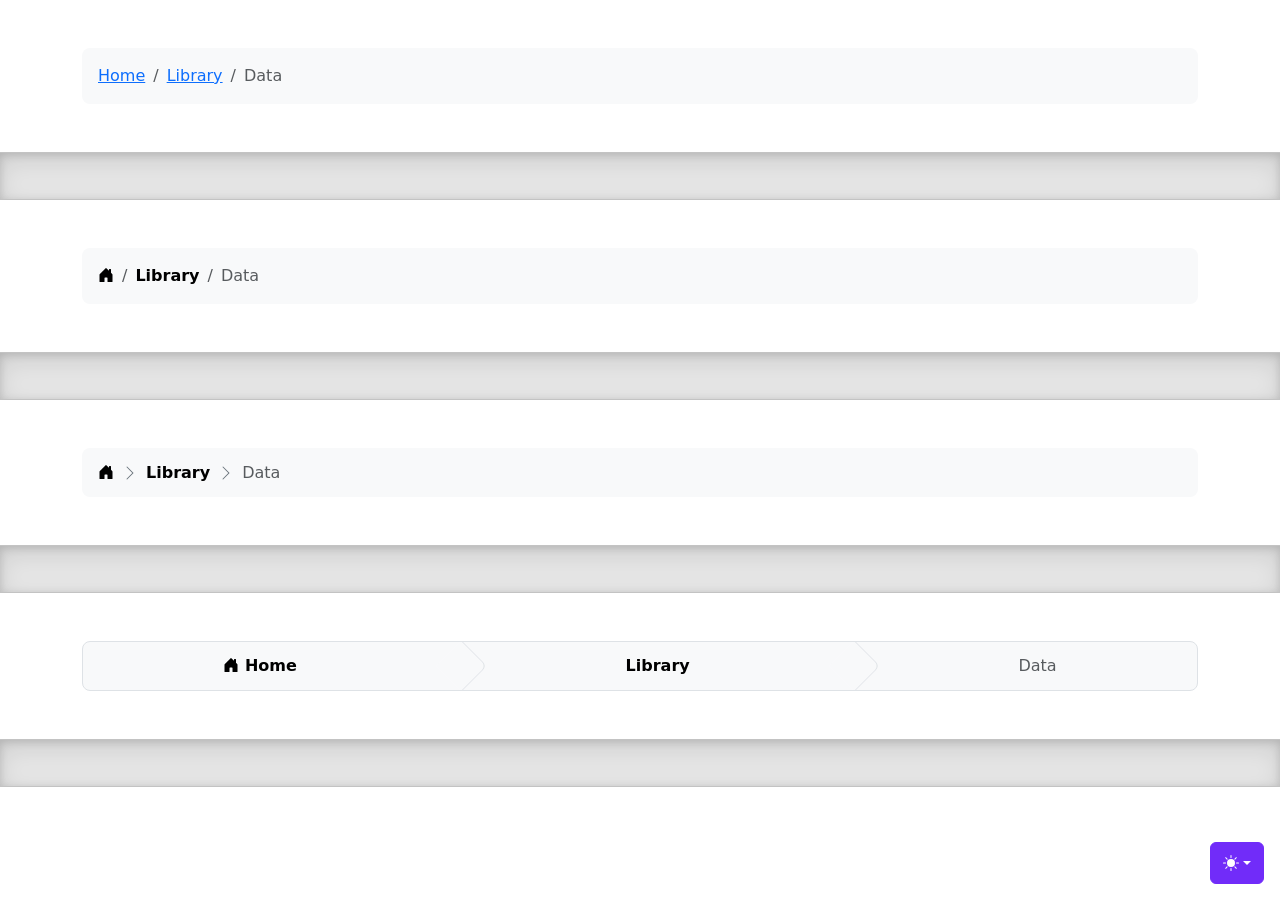
<file: bootstrap/breadcrumbs/index.html>
<!doctype html>
<html lang="en" data-bs-theme="auto">
  <head>
    <meta charset="utf-8" />
    <meta name="viewport" content="width=device-width, initial-scale=1" />
    <meta name="description" content="" />
    <meta
      name="author"
      content="Mark Otto, Jacob Thornton, and Bootstrap contributors"
    />
    <meta name="generator" content="Astro v5.13.2" />
    <title>Breadcrumbs · Bootstrap v5.3</title>
    <link
      rel="canonical"
      href="https://getbootstrap.com/docs/5.3/examples/breadcrumbs/"
    />
    <script src="../assets/js/color-modes.js"></script>
    <link href="../assets/dist/css/bootstrap.min.css" rel="stylesheet" />
    <meta name="theme-color" content="#712cf9" />
    <link href="breadcrumbs.css" rel="stylesheet" />
    <style>
      .bd-placeholder-img {
        font-size: 1.125rem;
        text-anchor: middle;
        -webkit-user-select: none;
        -moz-user-select: none;
        user-select: none;
      }
      @media (min-width: 768px) {
        .bd-placeholder-img-lg {
          font-size: 3.5rem;
        }
      }
      .b-example-divider {
        width: 100%;
        height: 3rem;
        background-color: #0000001a;
        border: solid rgba(0, 0, 0, 0.15);
        border-width: 1px 0;
        box-shadow:
          inset 0 0.5em 1.5em #0000001a,
          inset 0 0.125em 0.5em #00000026;
      }
      .b-example-vr {
        flex-shrink: 0;
        width: 1.5rem;
        height: 100vh;
      }
      .bi {
        vertical-align: -0.125em;
        fill: currentColor;
      }
      .nav-scroller {
        position: relative;
        z-index: 2;
        height: 2.75rem;
        overflow-y: hidden;
      }
      .nav-scroller .nav {
        display: flex;
        flex-wrap: nowrap;
        padding-bottom: 1rem;
        margin-top: -1px;
        overflow-x: auto;
        text-align: center;
        white-space: nowrap;
        -webkit-overflow-scrolling: touch;
      }
      .btn-bd-primary {
        --bd-violet-bg: #712cf9;
        --bd-violet-rgb: 112.520718, 44.062154, 249.437846;
        --bs-btn-font-weight: 600;
        --bs-btn-color: var(--bs-white);
        --bs-btn-bg: var(--bd-violet-bg);
        --bs-btn-border-color: var(--bd-violet-bg);
        --bs-btn-hover-color: var(--bs-white);
        --bs-btn-hover-bg: #6528e0;
        --bs-btn-hover-border-color: #6528e0;
        --bs-btn-focus-shadow-rgb: var(--bd-violet-rgb);
        --bs-btn-active-color: var(--bs-btn-hover-color);
        --bs-btn-active-bg: #5a23c8;
        --bs-btn-active-border-color: #5a23c8;
      }
      .bd-mode-toggle {
        z-index: 1500;
      }
      .bd-mode-toggle .bi {
        width: 1em;
        height: 1em;
      }
      .bd-mode-toggle .dropdown-menu .active .bi {
        display: block !important;
      }
    </style>
  </head>
  <body>
    <svg xmlns="http://www.w3.org/2000/svg" class="d-none">
      <symbol id="check2" viewBox="0 0 16 16">
        <path
          d="M13.854 3.646a.5.5 0 0 1 0 .708l-7 7a.5.5 0 0 1-.708 0l-3.5-3.5a.5.5 0 1 1 .708-.708L6.5 10.293l6.646-6.647a.5.5 0 0 1 .708 0z"
        ></path>
      </symbol>
      <symbol id="circle-half" viewBox="0 0 16 16">
        <path
          d="M8 15A7 7 0 1 0 8 1v14zm0 1A8 8 0 1 1 8 0a8 8 0 0 1 0 16z"
        ></path>
      </symbol>
      <symbol id="moon-stars-fill" viewBox="0 0 16 16">
        <path
          d="M6 .278a.768.768 0 0 1 .08.858 7.208 7.208 0 0 0-.878 3.46c0 4.021 3.278 7.277 7.318 7.277.527 0 1.04-.055 1.533-.16a.787.787 0 0 1 .81.316.733.733 0 0 1-.031.893A8.349 8.349 0 0 1 8.344 16C3.734 16 0 12.286 0 7.71 0 4.266 2.114 1.312 5.124.06A.752.752 0 0 1 6 .278z"
        ></path>
        <path
          d="M10.794 3.148a.217.217 0 0 1 .412 0l.387 1.162c.173.518.579.924 1.097 1.097l1.162.387a.217.217 0 0 1 0 .412l-1.162.387a1.734 1.734 0 0 0-1.097 1.097l-.387 1.162a.217.217 0 0 1-.412 0l-.387-1.162A1.734 1.734 0 0 0 9.31 6.593l-1.162-.387a.217.217 0 0 1 0-.412l1.162-.387a1.734 1.734 0 0 0 1.097-1.097l.387-1.162zM13.863.099a.145.145 0 0 1 .274 0l.258.774c.115.346.386.617.732.732l.774.258a.145.145 0 0 1 0 .274l-.774.258a1.156 1.156 0 0 0-.732.732l-.258.774a.145.145 0 0 1-.274 0l-.258-.774a1.156 1.156 0 0 0-.732-.732l-.774-.258a.145.145 0 0 1 0-.274l.774-.258c.346-.115.617-.386.732-.732L13.863.1z"
        ></path>
      </symbol>
      <symbol id="sun-fill" viewBox="0 0 16 16">
        <path
          d="M8 12a4 4 0 1 0 0-8 4 4 0 0 0 0 8zM8 0a.5.5 0 0 1 .5.5v2a.5.5 0 0 1-1 0v-2A.5.5 0 0 1 8 0zm0 13a.5.5 0 0 1 .5.5v2a.5.5 0 0 1-1 0v-2A.5.5 0 0 1 8 13zm8-5a.5.5 0 0 1-.5.5h-2a.5.5 0 0 1 0-1h2a.5.5 0 0 1 .5.5zM3 8a.5.5 0 0 1-.5.5h-2a.5.5 0 0 1 0-1h2A.5.5 0 0 1 3 8zm10.657-5.657a.5.5 0 0 1 0 .707l-1.414 1.415a.5.5 0 1 1-.707-.708l1.414-1.414a.5.5 0 0 1 .707 0zm-9.193 9.193a.5.5 0 0 1 0 .707L3.05 13.657a.5.5 0 0 1-.707-.707l1.414-1.414a.5.5 0 0 1 .707 0zm9.193 2.121a.5.5 0 0 1-.707 0l-1.414-1.414a.5.5 0 0 1 .707-.707l1.414 1.414a.5.5 0 0 1 0 .707zM4.464 4.465a.5.5 0 0 1-.707 0L2.343 3.05a.5.5 0 1 1 .707-.707l1.414 1.414a.5.5 0 0 1 0 .708z"
        ></path>
      </symbol>
    </svg>
    <div
      class="dropdown position-fixed bottom-0 end-0 mb-3 me-3 bd-mode-toggle"
    >
      <button
        class="btn btn-bd-primary py-2 dropdown-toggle d-flex align-items-center"
        id="bd-theme"
        type="button"
        aria-expanded="false"
        data-bs-toggle="dropdown"
        aria-label="Toggle theme (auto)"
      >
        <svg class="bi my-1 theme-icon-active" aria-hidden="true">
          <use href="#circle-half"></use>
        </svg>
        <span class="visually-hidden" id="bd-theme-text">Toggle theme</span>
      </button>
      <ul
        class="dropdown-menu dropdown-menu-end shadow"
        aria-labelledby="bd-theme-text"
      >
        <li>
          <button
            type="button"
            class="dropdown-item d-flex align-items-center"
            data-bs-theme-value="light"
            aria-pressed="false"
          >
            <svg class="bi me-2 opacity-50" aria-hidden="true">
              <use href="#sun-fill"></use>
            </svg>
            Light
            <svg class="bi ms-auto d-none" aria-hidden="true">
              <use href="#check2"></use>
            </svg>
          </button>
        </li>
        <li>
          <button
            type="button"
            class="dropdown-item d-flex align-items-center"
            data-bs-theme-value="dark"
            aria-pressed="false"
          >
            <svg class="bi me-2 opacity-50" aria-hidden="true">
              <use href="#moon-stars-fill"></use>
            </svg>
            Dark
            <svg class="bi ms-auto d-none" aria-hidden="true">
              <use href="#check2"></use>
            </svg>
          </button>
        </li>
        <li>
          <button
            type="button"
            class="dropdown-item d-flex align-items-center active"
            data-bs-theme-value="auto"
            aria-pressed="true"
          >
            <svg class="bi me-2 opacity-50" aria-hidden="true">
              <use href="#circle-half"></use>
            </svg>
            Auto
            <svg class="bi ms-auto d-none" aria-hidden="true">
              <use href="#check2"></use>
            </svg>
          </button>
        </li>
      </ul>
    </div>
    <svg xmlns="http://www.w3.org/2000/svg" class="d-none">
      <symbol id="house-door-fill" viewBox="0 0 16 16">
        <path
          d="M6.5 14.5v-3.505c0-.245.25-.495.5-.495h2c.25 0 .5.25.5.5v3.5a.5.5 0 0 0 .5.5h4a.5.5 0 0 0 .5-.5v-7a.5.5 0 0 0-.146-.354L13 5.793V2.5a.5.5 0 0 0-.5-.5h-1a.5.5 0 0 0-.5.5v1.293L8.354 1.146a.5.5 0 0 0-.708 0l-6 6A.5.5 0 0 0 1.5 7.5v7a.5.5 0 0 0 .5.5h4a.5.5 0 0 0 .5-.5z"
        ></path>
      </symbol>
    </svg>
    <div class="container my-5">
      <nav aria-label="breadcrumb">
        <ol class="breadcrumb p-3 bg-body-tertiary rounded-3">
          <li class="breadcrumb-item"><a href="#">Home</a></li>
          <li class="breadcrumb-item"><a href="#">Library</a></li>
          <li class="breadcrumb-item active" aria-current="page">Data</li>
        </ol>
      </nav>
    </div>
    <div class="b-example-divider"></div>
    <div class="container my-5">
      <nav aria-label="breadcrumb">
        <ol class="breadcrumb p-3 bg-body-tertiary rounded-3">
          <li class="breadcrumb-item">
            <a class="link-body-emphasis" href="#">
              <svg class="bi" width="16" height="16" aria-hidden="true">
                <use xlink:href="#house-door-fill"></use>
              </svg>
              <span class="visually-hidden">Home</span>
            </a>
          </li>
          <li class="breadcrumb-item">
            <a
              class="link-body-emphasis fw-semibold text-decoration-none"
              href="#"
              >Library</a
            >
          </li>
          <li class="breadcrumb-item active" aria-current="page">Data</li>
        </ol>
      </nav>
    </div>
    <div class="b-example-divider"></div>
    <div class="container my-5">
      <nav aria-label="breadcrumb">
        <ol
          class="breadcrumb breadcrumb-chevron p-3 bg-body-tertiary rounded-3"
        >
          <li class="breadcrumb-item">
            <a class="link-body-emphasis" href="#">
              <svg class="bi" width="16" height="16" aria-hidden="true">
                <use xlink:href="#house-door-fill"></use>
              </svg>
              <span class="visually-hidden">Home</span>
            </a>
          </li>
          <li class="breadcrumb-item">
            <a
              class="link-body-emphasis fw-semibold text-decoration-none"
              href="#"
              >Library</a
            >
          </li>
          <li class="breadcrumb-item active" aria-current="page">Data</li>
        </ol>
      </nav>
    </div>
    <div class="b-example-divider"></div>
    <div class="container my-5">
      <nav aria-label="breadcrumb">
        <ol
          class="breadcrumb breadcrumb-custom overflow-hidden text-center bg-body-tertiary border rounded-3"
        >
          <li class="breadcrumb-item">
            <a
              class="link-body-emphasis fw-semibold text-decoration-none"
              href="#"
            >
              <svg class="bi" width="16" height="16" aria-hidden="true">
                <use xlink:href="#house-door-fill"></use>
              </svg>
              Home
            </a>
          </li>
          <li class="breadcrumb-item">
            <a
              class="link-body-emphasis fw-semibold text-decoration-none"
              href="#"
              >Library</a
            >
          </li>
          <li class="breadcrumb-item active" aria-current="page">Data</li>
        </ol>
      </nav>
    </div>
    <div class="b-example-divider"></div>
    <script
      src="../assets/dist/js/bootstrap.bundle.min.js"
      class="astro-vvvwv3sm"
    ></script>
  </body>
</html>
</file>
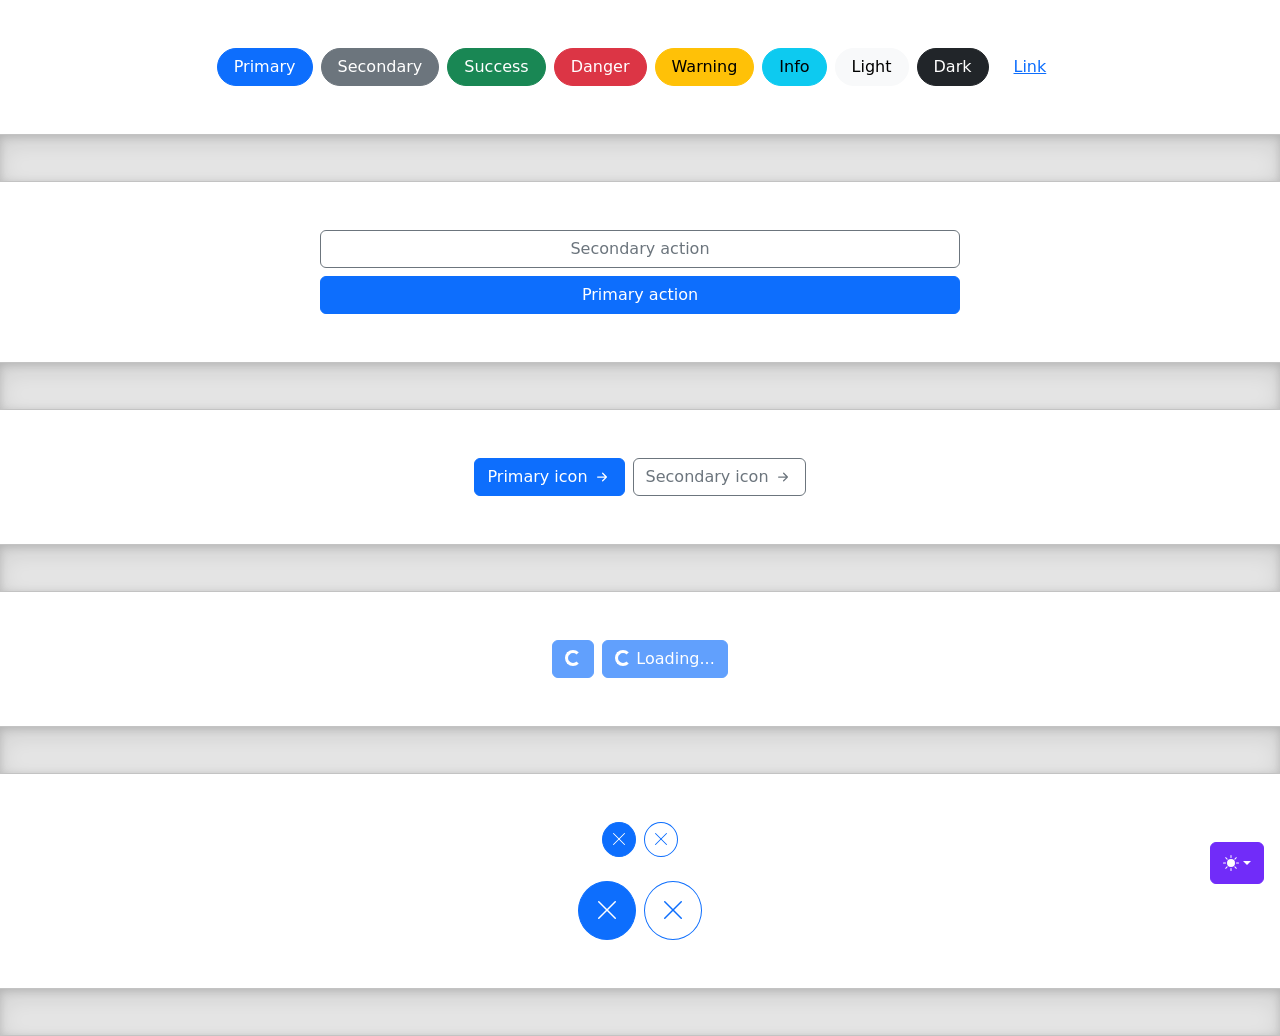
<file: bootstrap/buttons/index.html>
<!doctype html>
<html lang="en" data-bs-theme="auto">
  <head>
    <meta charset="utf-8" />
    <meta name="viewport" content="width=device-width, initial-scale=1" />
    <meta name="description" content="" />
    <meta
      name="author"
      content="Mark Otto, Jacob Thornton, and Bootstrap contributors"
    />
    <meta name="generator" content="Astro v5.13.2" />
    <title>Buttons · Bootstrap v5.3</title>
    <link
      rel="canonical"
      href="https://getbootstrap.com/docs/5.3/examples/buttons/"
    />
    <script src="../assets/js/color-modes.js"></script>
    <link href="../assets/dist/css/bootstrap.min.css" rel="stylesheet" />
    <meta name="theme-color" content="#712cf9" />
    <style>
      .bd-placeholder-img {
        font-size: 1.125rem;
        text-anchor: middle;
        -webkit-user-select: none;
        -moz-user-select: none;
        user-select: none;
      }
      @media (min-width: 768px) {
        .bd-placeholder-img-lg {
          font-size: 3.5rem;
        }
      }
      .b-example-divider {
        width: 100%;
        height: 3rem;
        background-color: #0000001a;
        border: solid rgba(0, 0, 0, 0.15);
        border-width: 1px 0;
        box-shadow:
          inset 0 0.5em 1.5em #0000001a,
          inset 0 0.125em 0.5em #00000026;
      }
      .b-example-vr {
        flex-shrink: 0;
        width: 1.5rem;
        height: 100vh;
      }
      .bi {
        vertical-align: -0.125em;
        fill: currentColor;
      }
      .nav-scroller {
        position: relative;
        z-index: 2;
        height: 2.75rem;
        overflow-y: hidden;
      }
      .nav-scroller .nav {
        display: flex;
        flex-wrap: nowrap;
        padding-bottom: 1rem;
        margin-top: -1px;
        overflow-x: auto;
        text-align: center;
        white-space: nowrap;
        -webkit-overflow-scrolling: touch;
      }
      .btn-bd-primary {
        --bd-violet-bg: #712cf9;
        --bd-violet-rgb: 112.520718, 44.062154, 249.437846;
        --bs-btn-font-weight: 600;
        --bs-btn-color: var(--bs-white);
        --bs-btn-bg: var(--bd-violet-bg);
        --bs-btn-border-color: var(--bd-violet-bg);
        --bs-btn-hover-color: var(--bs-white);
        --bs-btn-hover-bg: #6528e0;
        --bs-btn-hover-border-color: #6528e0;
        --bs-btn-focus-shadow-rgb: var(--bd-violet-rgb);
        --bs-btn-active-color: var(--bs-btn-hover-color);
        --bs-btn-active-bg: #5a23c8;
        --bs-btn-active-border-color: #5a23c8;
      }
      .bd-mode-toggle {
        z-index: 1500;
      }
      .bd-mode-toggle .bi {
        width: 1em;
        height: 1em;
      }
      .bd-mode-toggle .dropdown-menu .active .bi {
        display: block !important;
      }
    </style>
  </head>
  <body>
    <svg xmlns="http://www.w3.org/2000/svg" class="d-none">
      <symbol id="check2" viewBox="0 0 16 16">
        <path
          d="M13.854 3.646a.5.5 0 0 1 0 .708l-7 7a.5.5 0 0 1-.708 0l-3.5-3.5a.5.5 0 1 1 .708-.708L6.5 10.293l6.646-6.647a.5.5 0 0 1 .708 0z"
        ></path>
      </symbol>
      <symbol id="circle-half" viewBox="0 0 16 16">
        <path
          d="M8 15A7 7 0 1 0 8 1v14zm0 1A8 8 0 1 1 8 0a8 8 0 0 1 0 16z"
        ></path>
      </symbol>
      <symbol id="moon-stars-fill" viewBox="0 0 16 16">
        <path
          d="M6 .278a.768.768 0 0 1 .08.858 7.208 7.208 0 0 0-.878 3.46c0 4.021 3.278 7.277 7.318 7.277.527 0 1.04-.055 1.533-.16a.787.787 0 0 1 .81.316.733.733 0 0 1-.031.893A8.349 8.349 0 0 1 8.344 16C3.734 16 0 12.286 0 7.71 0 4.266 2.114 1.312 5.124.06A.752.752 0 0 1 6 .278z"
        ></path>
        <path
          d="M10.794 3.148a.217.217 0 0 1 .412 0l.387 1.162c.173.518.579.924 1.097 1.097l1.162.387a.217.217 0 0 1 0 .412l-1.162.387a1.734 1.734 0 0 0-1.097 1.097l-.387 1.162a.217.217 0 0 1-.412 0l-.387-1.162A1.734 1.734 0 0 0 9.31 6.593l-1.162-.387a.217.217 0 0 1 0-.412l1.162-.387a1.734 1.734 0 0 0 1.097-1.097l.387-1.162zM13.863.099a.145.145 0 0 1 .274 0l.258.774c.115.346.386.617.732.732l.774.258a.145.145 0 0 1 0 .274l-.774.258a1.156 1.156 0 0 0-.732.732l-.258.774a.145.145 0 0 1-.274 0l-.258-.774a1.156 1.156 0 0 0-.732-.732l-.774-.258a.145.145 0 0 1 0-.274l.774-.258c.346-.115.617-.386.732-.732L13.863.1z"
        ></path>
      </symbol>
      <symbol id="sun-fill" viewBox="0 0 16 16">
        <path
          d="M8 12a4 4 0 1 0 0-8 4 4 0 0 0 0 8zM8 0a.5.5 0 0 1 .5.5v2a.5.5 0 0 1-1 0v-2A.5.5 0 0 1 8 0zm0 13a.5.5 0 0 1 .5.5v2a.5.5 0 0 1-1 0v-2A.5.5 0 0 1 8 13zm8-5a.5.5 0 0 1-.5.5h-2a.5.5 0 0 1 0-1h2a.5.5 0 0 1 .5.5zM3 8a.5.5 0 0 1-.5.5h-2a.5.5 0 0 1 0-1h2A.5.5 0 0 1 3 8zm10.657-5.657a.5.5 0 0 1 0 .707l-1.414 1.415a.5.5 0 1 1-.707-.708l1.414-1.414a.5.5 0 0 1 .707 0zm-9.193 9.193a.5.5 0 0 1 0 .707L3.05 13.657a.5.5 0 0 1-.707-.707l1.414-1.414a.5.5 0 0 1 .707 0zm9.193 2.121a.5.5 0 0 1-.707 0l-1.414-1.414a.5.5 0 0 1 .707-.707l1.414 1.414a.5.5 0 0 1 0 .707zM4.464 4.465a.5.5 0 0 1-.707 0L2.343 3.05a.5.5 0 1 1 .707-.707l1.414 1.414a.5.5 0 0 1 0 .708z"
        ></path>
      </symbol>
    </svg>
    <div
      class="dropdown position-fixed bottom-0 end-0 mb-3 me-3 bd-mode-toggle"
    >
      <button
        class="btn btn-bd-primary py-2 dropdown-toggle d-flex align-items-center"
        id="bd-theme"
        type="button"
        aria-expanded="false"
        data-bs-toggle="dropdown"
        aria-label="Toggle theme (auto)"
      >
        <svg class="bi my-1 theme-icon-active" aria-hidden="true">
          <use href="#circle-half"></use>
        </svg>
        <span class="visually-hidden" id="bd-theme-text">Toggle theme</span>
      </button>
      <ul
        class="dropdown-menu dropdown-menu-end shadow"
        aria-labelledby="bd-theme-text"
      >
        <li>
          <button
            type="button"
            class="dropdown-item d-flex align-items-center"
            data-bs-theme-value="light"
            aria-pressed="false"
          >
            <svg class="bi me-2 opacity-50" aria-hidden="true">
              <use href="#sun-fill"></use>
            </svg>
            Light
            <svg class="bi ms-auto d-none" aria-hidden="true">
              <use href="#check2"></use>
            </svg>
          </button>
        </li>
        <li>
          <button
            type="button"
            class="dropdown-item d-flex align-items-center"
            data-bs-theme-value="dark"
            aria-pressed="false"
          >
            <svg class="bi me-2 opacity-50" aria-hidden="true">
              <use href="#moon-stars-fill"></use>
            </svg>
            Dark
            <svg class="bi ms-auto d-none" aria-hidden="true">
              <use href="#check2"></use>
            </svg>
          </button>
        </li>
        <li>
          <button
            type="button"
            class="dropdown-item d-flex align-items-center active"
            data-bs-theme-value="auto"
            aria-pressed="true"
          >
            <svg class="bi me-2 opacity-50" aria-hidden="true">
              <use href="#circle-half"></use>
            </svg>
            Auto
            <svg class="bi ms-auto d-none" aria-hidden="true">
              <use href="#check2"></use>
            </svg>
          </button>
        </li>
      </ul>
    </div>
    <svg xmlns="http://www.w3.org/2000/svg" class="d-none">
      <symbol id="arrow-right-short" viewBox="0 0 16 16">
        <path
          fill-rule="evenodd"
          d="M4 8a.5.5 0 0 1 .5-.5h5.793L8.146 5.354a.5.5 0 1 1 .708-.708l3 3a.5.5 0 0 1 0 .708l-3 3a.5.5 0 0 1-.708-.708L10.293 8.5H4.5A.5.5 0 0 1 4 8z"
        ></path>
      </symbol>
      <symbol id="x-lg" viewBox="0 0 16 16">
        <path
          fill-rule="evenodd"
          d="M13.854 2.146a.5.5 0 0 1 0 .708l-11 11a.5.5 0 0 1-.708-.708l11-11a.5.5 0 0 1 .708 0Z"
        ></path>
        <path
          fill-rule="evenodd"
          d="M2.146 2.146a.5.5 0 0 0 0 .708l11 11a.5.5 0 0 0 .708-.708l-11-11a.5.5 0 0 0-.708 0Z"
        ></path>
      </symbol>
    </svg>
    <div class="d-flex gap-2 justify-content-center py-5">
      <button class="btn btn-primary rounded-pill px-3" type="button">
        Primary
      </button>
      <button class="btn btn-secondary rounded-pill px-3" type="button">
        Secondary
      </button>
      <button class="btn btn-success rounded-pill px-3" type="button">
        Success
      </button>
      <button class="btn btn-danger rounded-pill px-3" type="button">
        Danger
      </button>
      <button class="btn btn-warning rounded-pill px-3" type="button">
        Warning
      </button>
      <button class="btn btn-info rounded-pill px-3" type="button">Info</button>
      <button class="btn btn-light rounded-pill px-3" type="button">
        Light
      </button>
      <button class="btn btn-dark rounded-pill px-3" type="button">Dark</button>
      <button class="btn btn-link rounded-pill px-3" type="button">Link</button>
    </div>
    <div class="b-example-divider"></div>
    <div class="col-lg-6 col-xxl-4 my-5 mx-auto">
      <div class="d-grid gap-2">
        <button class="btn btn-outline-secondary" type="button">
          Secondary action
        </button>
        <button class="btn btn-primary" type="button">Primary action</button>
      </div>
    </div>
    <div class="b-example-divider"></div>
    <div class="d-flex gap-2 justify-content-center py-5">
      <button
        class="btn btn-primary d-inline-flex align-items-center"
        type="button"
      >
        Primary icon
        <svg class="bi ms-1" width="20" height="20" aria-hidden="true">
          <use xlink:href="#arrow-right-short"></use>
        </svg>
      </button>
      <button
        class="btn btn-outline-secondary d-inline-flex align-items-center"
        type="button"
      >
        Secondary icon
        <svg class="bi ms-1" width="20" height="20" aria-hidden="true">
          <use xlink:href="#arrow-right-short"></use>
        </svg>
      </button>
    </div>
    <div class="b-example-divider"></div>
    <div class="d-flex gap-2 justify-content-center py-5">
      <button class="btn btn-primary" type="button" disabled>
        <span
          class="spinner-border spinner-border-sm"
          aria-hidden="true"
        ></span>
        <span class="visually-hidden" role="status">Loading...</span>
      </button>
      <button class="btn btn-primary" type="button" disabled>
        <span
          class="spinner-border spinner-border-sm"
          aria-hidden="true"
        ></span>
        <span role="status">Loading...</span>
      </button>
    </div>
    <div class="b-example-divider"></div>
    <div class="d-flex gap-2 justify-content-center pt-5 pb-4">
      <button class="btn btn-primary rounded-circle p-2 lh-1" type="button">
        <svg class="bi" width="16" height="16" aria-hidden="true">
          <use xlink:href="#x-lg"></use>
        </svg>
        <span class="visually-hidden">Dismiss</span>
      </button>
      <button
        class="btn btn-outline-primary rounded-circle p-2 lh-1"
        type="button"
      >
        <svg class="bi" width="16" height="16" aria-hidden="true">
          <use xlink:href="#x-lg"></use>
        </svg>
        <span class="visually-hidden">Dismiss</span>
      </button>
    </div>
    <div class="d-flex gap-2 justify-content-center pb-5">
      <button class="btn btn-primary rounded-circle p-3 lh-1" type="button">
        <svg class="bi" width="24" height="24" aria-hidden="true">
          <use xlink:href="#x-lg"></use>
        </svg>
        <span class="visually-hidden">Dismiss</span>
      </button>
      <button
        class="btn btn-outline-primary rounded-circle p-3 lh-1"
        type="button"
      >
        <svg class="bi" width="24" height="24" aria-hidden="true">
          <use xlink:href="#x-lg"></use>
        </svg>
        <span class="visually-hidden">Dismiss</span>
      </button>
    </div>
    <div class="b-example-divider"></div>
    <script
      src="../assets/dist/js/bootstrap.bundle.min.js"
      class="astro-vvvwv3sm"
    ></script>
  </body>
</html>
</file>
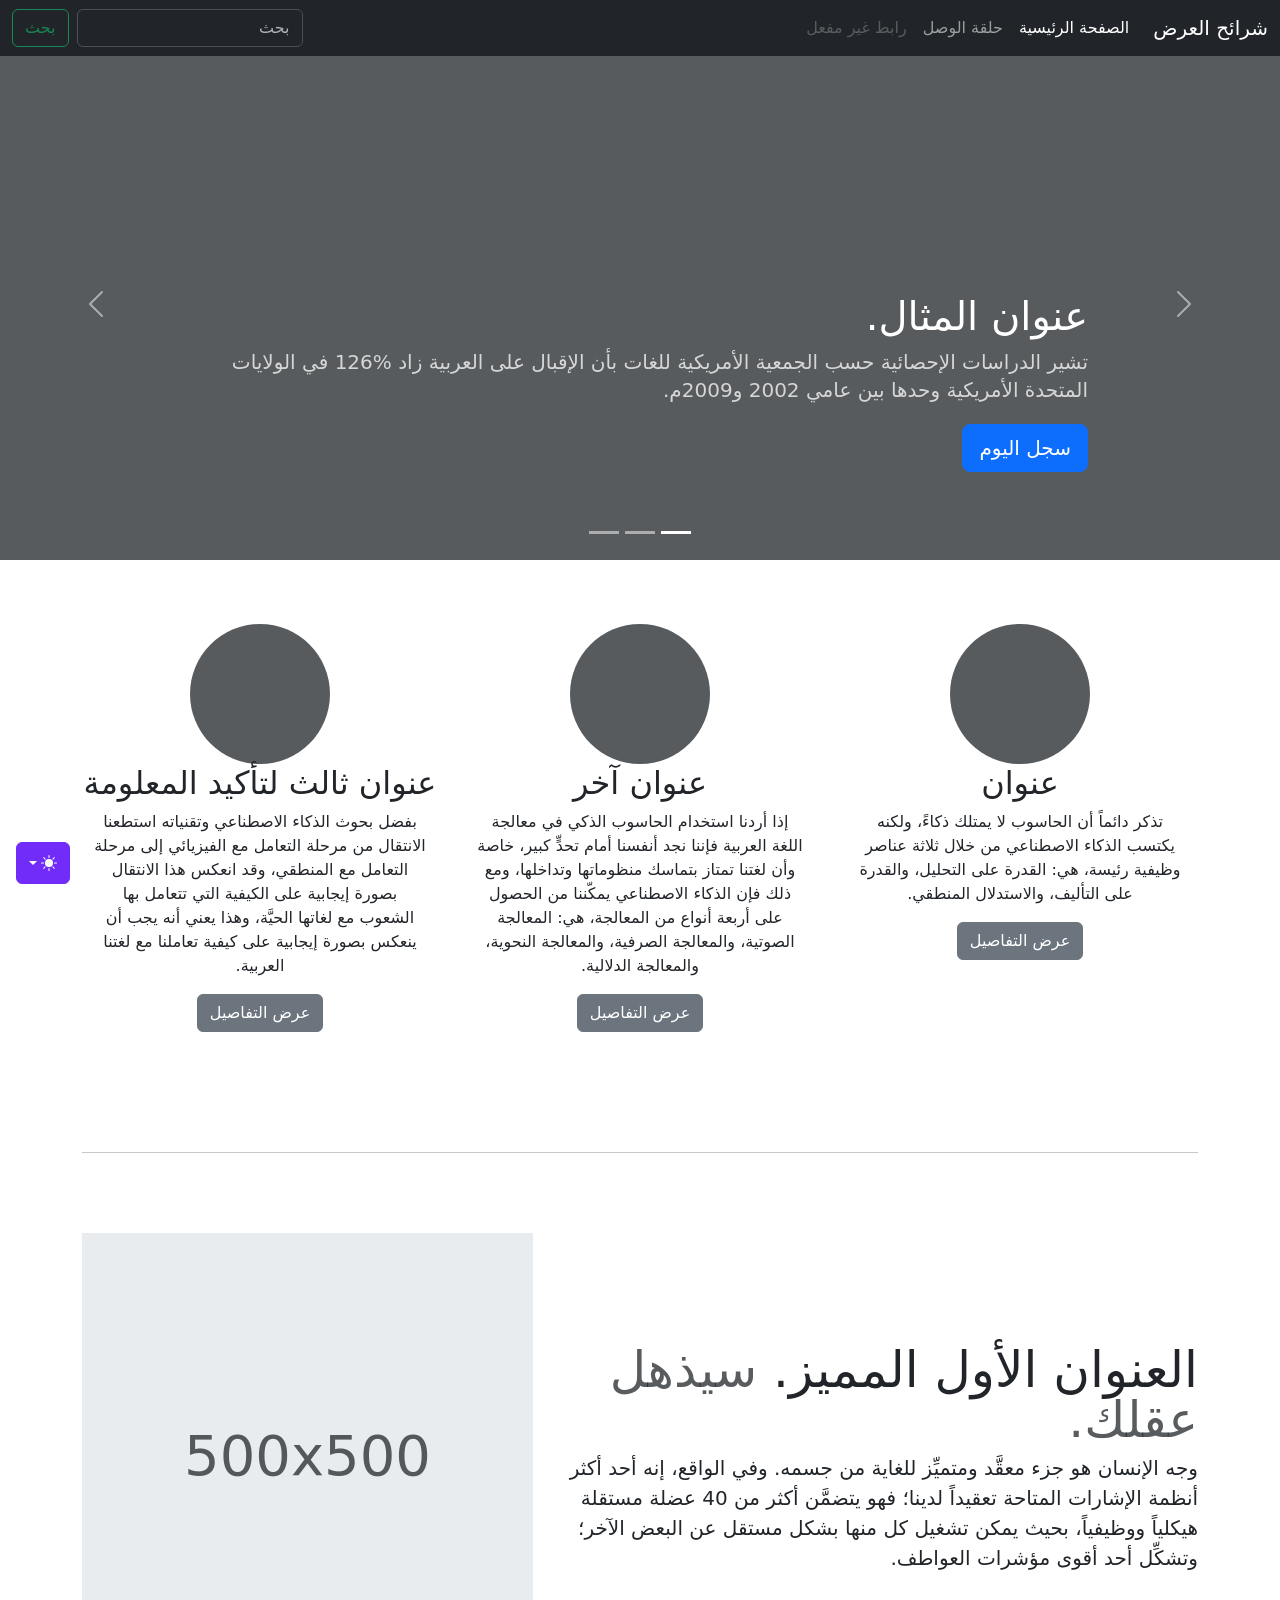
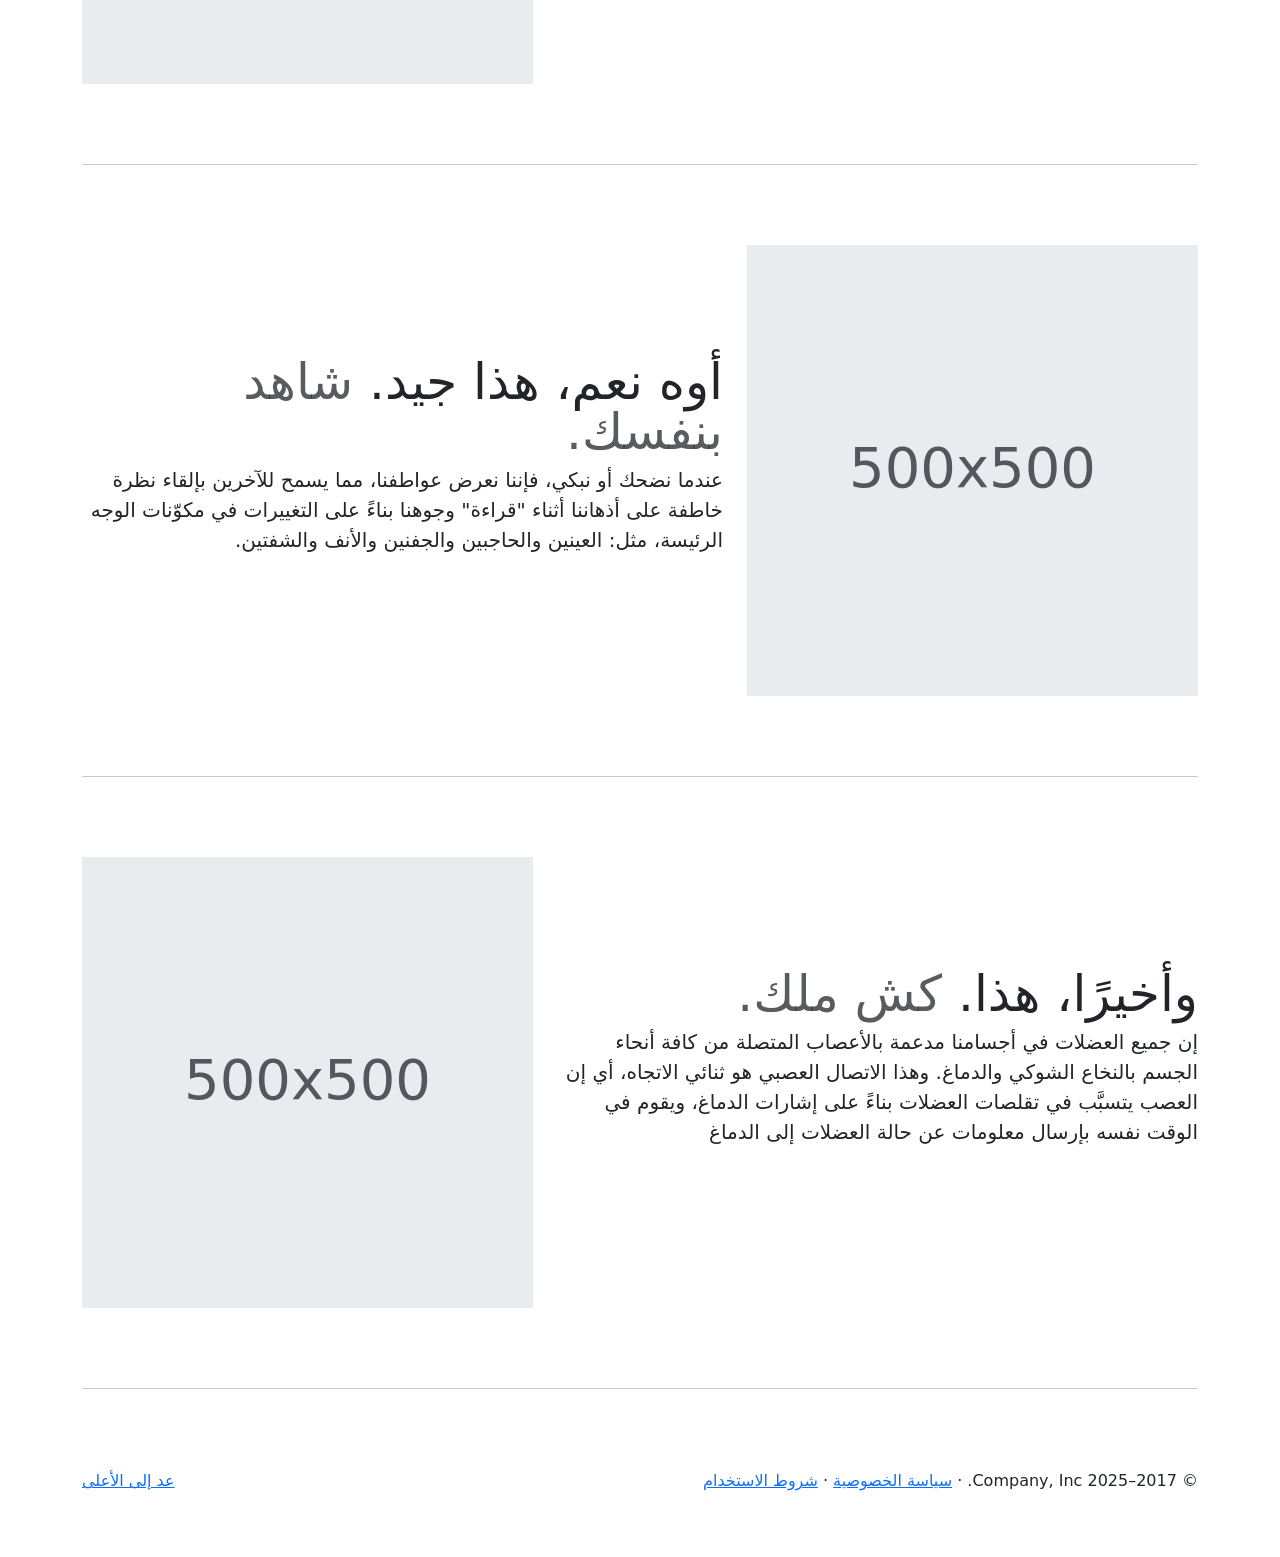
<file: bootstrap/carousel-rtl/index.html>
<!doctype html>
<html lang="ar" dir="rtl" data-bs-theme="auto">
  <head>
    <meta charset="utf-8" />
    <meta name="viewport" content="width=device-width, initial-scale=1" />
    <meta name="description" content="" />
    <meta
      name="author"
      content="Mark Otto, Jacob Thornton, and Bootstrap contributors"
    />
    <meta name="generator" content="Astro v5.13.2" />
    <title>قالب شرائح العرض · Bootstrap v5.3</title>
    <link
      rel="canonical"
      href="https://getbootstrap.com/docs/5.3/examples/carousel-rtl/"
    />
    <script src="../assets/js/color-modes.js"></script>
    <link href="../assets/dist/css/bootstrap.rtl.min.css" rel="stylesheet" />
    <meta name="theme-color" content="#712cf9" />
    <link href="../carousel/carousel.rtl.css" rel="stylesheet" />
    <style>
      .bd-placeholder-img {
        font-size: 1.125rem;
        text-anchor: middle;
        -webkit-user-select: none;
        -moz-user-select: none;
        user-select: none;
      }
      @media (min-width: 768px) {
        .bd-placeholder-img-lg {
          font-size: 3.5rem;
        }
      }
      .b-example-divider {
        width: 100%;
        height: 3rem;
        background-color: #0000001a;
        border: solid rgba(0, 0, 0, 0.15);
        border-width: 1px 0;
        box-shadow:
          inset 0 0.5em 1.5em #0000001a,
          inset 0 0.125em 0.5em #00000026;
      }
      .b-example-vr {
        flex-shrink: 0;
        width: 1.5rem;
        height: 100vh;
      }
      .bi {
        vertical-align: -0.125em;
        fill: currentColor;
      }
      .nav-scroller {
        position: relative;
        z-index: 2;
        height: 2.75rem;
        overflow-y: hidden;
      }
      .nav-scroller .nav {
        display: flex;
        flex-wrap: nowrap;
        padding-bottom: 1rem;
        margin-top: -1px;
        overflow-x: auto;
        text-align: center;
        white-space: nowrap;
        -webkit-overflow-scrolling: touch;
      }
      .btn-bd-primary {
        --bd-violet-bg: #712cf9;
        --bd-violet-rgb: 112.520718, 44.062154, 249.437846;
        --bs-btn-font-weight: 600;
        --bs-btn-color: var(--bs-white);
        --bs-btn-bg: var(--bd-violet-bg);
        --bs-btn-border-color: var(--bd-violet-bg);
        --bs-btn-hover-color: var(--bs-white);
        --bs-btn-hover-bg: #6528e0;
        --bs-btn-hover-border-color: #6528e0;
        --bs-btn-focus-shadow-rgb: var(--bd-violet-rgb);
        --bs-btn-active-color: var(--bs-btn-hover-color);
        --bs-btn-active-bg: #5a23c8;
        --bs-btn-active-border-color: #5a23c8;
      }
      .bd-mode-toggle {
        z-index: 1500;
      }
      .bd-mode-toggle .bi {
        width: 1em;
        height: 1em;
      }
      .bd-mode-toggle .dropdown-menu .active .bi {
        display: block !important;
      }
    </style>
  </head>
  <body>
    <svg xmlns="http://www.w3.org/2000/svg" class="d-none">
      <symbol id="check2" viewBox="0 0 16 16">
        <path
          d="M13.854 3.646a.5.5 0 0 1 0 .708l-7 7a.5.5 0 0 1-.708 0l-3.5-3.5a.5.5 0 1 1 .708-.708L6.5 10.293l6.646-6.647a.5.5 0 0 1 .708 0z"
        ></path>
      </symbol>
      <symbol id="circle-half" viewBox="0 0 16 16">
        <path
          d="M8 15A7 7 0 1 0 8 1v14zm0 1A8 8 0 1 1 8 0a8 8 0 0 1 0 16z"
        ></path>
      </symbol>
      <symbol id="moon-stars-fill" viewBox="0 0 16 16">
        <path
          d="M6 .278a.768.768 0 0 1 .08.858 7.208 7.208 0 0 0-.878 3.46c0 4.021 3.278 7.277 7.318 7.277.527 0 1.04-.055 1.533-.16a.787.787 0 0 1 .81.316.733.733 0 0 1-.031.893A8.349 8.349 0 0 1 8.344 16C3.734 16 0 12.286 0 7.71 0 4.266 2.114 1.312 5.124.06A.752.752 0 0 1 6 .278z"
        ></path>
        <path
          d="M10.794 3.148a.217.217 0 0 1 .412 0l.387 1.162c.173.518.579.924 1.097 1.097l1.162.387a.217.217 0 0 1 0 .412l-1.162.387a1.734 1.734 0 0 0-1.097 1.097l-.387 1.162a.217.217 0 0 1-.412 0l-.387-1.162A1.734 1.734 0 0 0 9.31 6.593l-1.162-.387a.217.217 0 0 1 0-.412l1.162-.387a1.734 1.734 0 0 0 1.097-1.097l.387-1.162zM13.863.099a.145.145 0 0 1 .274 0l.258.774c.115.346.386.617.732.732l.774.258a.145.145 0 0 1 0 .274l-.774.258a1.156 1.156 0 0 0-.732.732l-.258.774a.145.145 0 0 1-.274 0l-.258-.774a1.156 1.156 0 0 0-.732-.732l-.774-.258a.145.145 0 0 1 0-.274l.774-.258c.346-.115.617-.386.732-.732L13.863.1z"
        ></path>
      </symbol>
      <symbol id="sun-fill" viewBox="0 0 16 16">
        <path
          d="M8 12a4 4 0 1 0 0-8 4 4 0 0 0 0 8zM8 0a.5.5 0 0 1 .5.5v2a.5.5 0 0 1-1 0v-2A.5.5 0 0 1 8 0zm0 13a.5.5 0 0 1 .5.5v2a.5.5 0 0 1-1 0v-2A.5.5 0 0 1 8 13zm8-5a.5.5 0 0 1-.5.5h-2a.5.5 0 0 1 0-1h2a.5.5 0 0 1 .5.5zM3 8a.5.5 0 0 1-.5.5h-2a.5.5 0 0 1 0-1h2A.5.5 0 0 1 3 8zm10.657-5.657a.5.5 0 0 1 0 .707l-1.414 1.415a.5.5 0 1 1-.707-.708l1.414-1.414a.5.5 0 0 1 .707 0zm-9.193 9.193a.5.5 0 0 1 0 .707L3.05 13.657a.5.5 0 0 1-.707-.707l1.414-1.414a.5.5 0 0 1 .707 0zm9.193 2.121a.5.5 0 0 1-.707 0l-1.414-1.414a.5.5 0 0 1 .707-.707l1.414 1.414a.5.5 0 0 1 0 .707zM4.464 4.465a.5.5 0 0 1-.707 0L2.343 3.05a.5.5 0 1 1 .707-.707l1.414 1.414a.5.5 0 0 1 0 .708z"
        ></path>
      </symbol>
    </svg>
    <div
      class="dropdown position-fixed bottom-0 end-0 mb-3 me-3 bd-mode-toggle"
    >
      <button
        class="btn btn-bd-primary py-2 dropdown-toggle d-flex align-items-center"
        id="bd-theme"
        type="button"
        aria-expanded="false"
        data-bs-toggle="dropdown"
        aria-label="Toggle theme (auto)"
      >
        <svg class="bi my-1 theme-icon-active" aria-hidden="true">
          <use href="#circle-half"></use>
        </svg>
        <span class="visually-hidden" id="bd-theme-text">Toggle theme</span>
      </button>
      <ul
        class="dropdown-menu dropdown-menu-end shadow"
        aria-labelledby="bd-theme-text"
      >
        <li>
          <button
            type="button"
            class="dropdown-item d-flex align-items-center"
            data-bs-theme-value="light"
            aria-pressed="false"
          >
            <svg class="bi me-2 opacity-50" aria-hidden="true">
              <use href="#sun-fill"></use>
            </svg>
            Light
            <svg class="bi ms-auto d-none" aria-hidden="true">
              <use href="#check2"></use>
            </svg>
          </button>
        </li>
        <li>
          <button
            type="button"
            class="dropdown-item d-flex align-items-center"
            data-bs-theme-value="dark"
            aria-pressed="false"
          >
            <svg class="bi me-2 opacity-50" aria-hidden="true">
              <use href="#moon-stars-fill"></use>
            </svg>
            Dark
            <svg class="bi ms-auto d-none" aria-hidden="true">
              <use href="#check2"></use>
            </svg>
          </button>
        </li>
        <li>
          <button
            type="button"
            class="dropdown-item d-flex align-items-center active"
            data-bs-theme-value="auto"
            aria-pressed="true"
          >
            <svg class="bi me-2 opacity-50" aria-hidden="true">
              <use href="#circle-half"></use>
            </svg>
            Auto
            <svg class="bi ms-auto d-none" aria-hidden="true">
              <use href="#check2"></use>
            </svg>
          </button>
        </li>
      </ul>
    </div>
    <header data-bs-theme="dark">
      <nav class="navbar navbar-expand-md navbar-dark fixed-top bg-dark">
        <div class="container-fluid">
          <a class="navbar-brand" href="#">شرائح العرض</a>
          <button
            class="navbar-toggler"
            type="button"
            data-bs-toggle="collapse"
            data-bs-target="#navbarCollapse"
            aria-controls="navbarCollapse"
            aria-expanded="false"
            aria-label="تبديل التنقل"
          >
            <span class="navbar-toggler-icon"></span>
          </button>
          <div class="collapse navbar-collapse" id="navbarCollapse">
            <ul class="navbar-nav me-auto mb-2 mb-md-0">
              <li class="nav-item">
                <a class="nav-link active" aria-current="page" href="#"
                  >الصفحة الرئيسية</a
                >
              </li>
              <li class="nav-item">
                <a class="nav-link" href="#">حلقة الوصل</a>
              </li>
              <li class="nav-item">
                <a class="nav-link disabled" aria-disabled="true"
                  >رابط غير مفعل</a
                >
              </li>
            </ul>
            <form class="d-flex" role="search">
              <input
                class="form-control me-2"
                type="search"
                placeholder="بحث"
                aria-label="بحث"
              />
              <button class="btn btn-outline-success" type="submit">بحث</button>
            </form>
          </div>
        </div>
      </nav>
    </header>
    <main>
      <div id="myCarousel" class="carousel slide mb-6" data-bs-ride="carousel">
        <div class="carousel-indicators">
          <button
            type="button"
            data-bs-target="#myCarousel"
            data-bs-slide-to="0"
            class="active"
            aria-current="true"
            aria-label="Slide 1"
          ></button>
          <button
            type="button"
            data-bs-target="#myCarousel"
            data-bs-slide-to="1"
            aria-label="Slide 2"
          ></button>
          <button
            type="button"
            data-bs-target="#myCarousel"
            data-bs-slide-to="2"
            aria-label="Slide 3"
          ></button>
        </div>
        <div class="carousel-inner">
          <div class="carousel-item active">
            <svg
              aria-hidden="true"
              class="bd-placeholder-img"
              height="100%"
              preserveAspectRatio="xMidYMid slice"
              width="100%"
              xmlns="http://www.w3.org/2000/svg"
            >
              <rect
                width="100%"
                height="100%"
                fill="var(--bs-secondary-color)"
              ></rect>
            </svg>
            <div class="container">
              <div class="carousel-caption text-start">
                <h1>عنوان المثال.</h1>
                <p class="opacity-75">
                  تشير الدراسات الإحصائية حسب الجمعية الأمريكية للغات بأن
                  الإقبال على العربية زاد %126 في الولايات المتحدة الأمريكية
                  وحدها بين عامي 2002 و2009م.
                </p>
                <p><a class="btn btn-lg btn-primary" href="#">سجل اليوم</a></p>
              </div>
            </div>
          </div>
          <div class="carousel-item">
            <svg
              aria-hidden="true"
              class="bd-placeholder-img"
              height="100%"
              preserveAspectRatio="xMidYMid slice"
              width="100%"
              xmlns="http://www.w3.org/2000/svg"
            >
              <rect
                width="100%"
                height="100%"
                fill="var(--bs-secondary-color)"
              ></rect>
            </svg>
            <div class="container">
              <div class="carousel-caption">
                <h1>عنوان مثال آخر.</h1>
                <p>
                  حسب المجلس الثقافي البريطاني فإن تعليم الإنجليزية داخل
                  بريطانيا يسهم في تعزيز اقتصادها بما يتجاوز ملياري جنيه سنوياً،
                  كما أنه وفر أكثر من 26 ألف وظيفة.
                </p>
                <p><a class="btn btn-lg btn-primary" href="#">أعرف أكثر</a></p>
              </div>
            </div>
          </div>
          <div class="carousel-item">
            <svg
              aria-hidden="true"
              class="bd-placeholder-img"
              height="100%"
              preserveAspectRatio="xMidYMid slice"
              width="100%"
              xmlns="http://www.w3.org/2000/svg"
            >
              <rect
                width="100%"
                height="100%"
                fill="var(--bs-secondary-color)"
              ></rect>
            </svg>
            <div class="container">
              <div class="carousel-caption text-end">
                <h1>واحد أكثر لقياس جيد.</h1>
                <p>
                  الإحصاءات لحجم الاستثمار اللغوي خارج بريطانيا تتفاوت من سنة
                  لأخرى إلا أن المدير التنفيذي للمجلس الثقافي البريطاني إدي
                  بايرز يرى أن استثمار تعليم الإنجليزية في الخارج لا يحسب على
                  المستوى المالي فحسب بل على المستوى السياسي أيضاً.
                </p>
                <p>
                  <a class="btn btn-lg btn-primary" href="#">تصفح المعرض</a>
                </p>
              </div>
            </div>
          </div>
        </div>
        <button
          class="carousel-control-prev"
          type="button"
          data-bs-target="#myCarousel"
          data-bs-slide="prev"
        >
          <span class="carousel-control-prev-icon" aria-hidden="true"></span>
          <span class="visually-hidden">السابق</span>
        </button>
        <button
          class="carousel-control-next"
          type="button"
          data-bs-target="#myCarousel"
          data-bs-slide="next"
        >
          <span class="carousel-control-next-icon" aria-hidden="true"></span>
          <span class="visually-hidden">التالي</span>
        </button>
      </div>
      <!-- Marketing messaging and featurettes
  ================================================== -->
      <!-- Wrap the rest of the page in another container to center all the content. -->
      <div class="container marketing">
        <!-- Three columns of text below the carousel -->
        <div class="row">
          <div class="col-lg-4">
            <svg
              aria-label="Placeholder"
              class="bd-placeholder-img rounded-circle"
              height="140"
              preserveAspectRatio="xMidYMid slice"
              role="img"
              width="140"
              xmlns="http://www.w3.org/2000/svg"
            >
              <title>Placeholder</title>
              <rect
                width="100%"
                height="100%"
                fill="var(--bs-secondary-color)"
              ></rect>
            </svg>
            <h2 class="fw-normal">عنوان</h2>
            <p>
              تذكر دائماً أن الحاسوب لا يمتلك ذكاءً، ولكنه يكتسب الذكاء
              الاصطناعي من خلال ثلاثة عناصر وظيفية رئيسة، هي: القدرة على
              التحليل، والقدرة على التأليف، والاستدلال المنطقي.
            </p>
            <p><a class="btn btn-secondary" href="#">عرض التفاصيل</a></p>
          </div>
          <!-- /.col-lg-4 -->
          <div class="col-lg-4">
            <svg
              aria-label="Placeholder"
              class="bd-placeholder-img rounded-circle"
              height="140"
              preserveAspectRatio="xMidYMid slice"
              role="img"
              width="140"
              xmlns="http://www.w3.org/2000/svg"
            >
              <title>Placeholder</title>
              <rect
                width="100%"
                height="100%"
                fill="var(--bs-secondary-color)"
              ></rect>
            </svg>
            <h2 class="fw-normal">عنوان آخر</h2>
            <p>
              إذا أردنا استخدام الحاسوب الذكي في معالجة اللغة العربية فإننا نجد
              أنفسنا أمام تحدٍّ كبير، خاصة وأن لغتنا تمتاز بتماسك منظوماتها
              وتداخلها، ومع ذلك فإن الذكاء الاصطناعي يمكّننا من الحصول على أربعة
              أنواع من المعالجة، هي: المعالجة الصوتية، والمعالجة الصرفية،
              والمعالجة النحوية، والمعالجة الدلالية.
            </p>
            <p><a class="btn btn-secondary" href="#">عرض التفاصيل</a></p>
          </div>
          <!-- /.col-lg-4 -->
          <div class="col-lg-4">
            <svg
              aria-label="Placeholder"
              class="bd-placeholder-img rounded-circle"
              height="140"
              preserveAspectRatio="xMidYMid slice"
              role="img"
              width="140"
              xmlns="http://www.w3.org/2000/svg"
            >
              <title>Placeholder</title>
              <rect
                width="100%"
                height="100%"
                fill="var(--bs-secondary-color)"
              ></rect>
            </svg>
            <h2 class="fw-normal">عنوان ثالث لتأكيد المعلومة</h2>
            <p>
              بفضل بحوث الذكاء الاصطناعي وتقنياته استطعنا الانتقال من مرحلة
              التعامل مع الفيزيائي إلى مرحلة التعامل مع المنطقي، وقد انعكس هذا
              الانتقال بصورة إيجابية على الكيفية التي تتعامل بها الشعوب مع
              لغاتها الحيَّة، وهذا يعني أنه يجب أن ينعكس بصورة إيجابية على كيفية
              تعاملنا مع لغتنا العربية.
            </p>
            <p><a class="btn btn-secondary" href="#">عرض التفاصيل</a></p>
          </div>
          <!-- /.col-lg-4 -->
        </div>
        <!-- /.row -->
        <!-- START THE FEATURETTES -->
        <hr class="featurette-divider" />
        <div class="row featurette">
          <div class="col-md-7">
            <h2 class="featurette-heading fw-normal lh-1">
              العنوان الأول المميز.
              <span class="text-body-secondary"> سيذهل عقلك. </span>
            </h2>
            <p class="lead">
              وجه الإنسان هو جزء معقَّد ومتميِّز للغاية من جسمه. وفي الواقع، إنه
              أحد أكثر أنظمة الإشارات المتاحة تعقيداً لدينا؛ فهو يتضمَّن أكثر من
              40 عضلة مستقلة هيكلياً ووظيفياً، بحيث يمكن تشغيل كل منها بشكل
              مستقل عن البعض الآخر؛ وتشكِّل أحد أقوى مؤشرات العواطف.
            </p>
          </div>
          <div class="col-md-5">
            <svg
              aria-label="Placeholder: 500x500"
              class="bd-placeholder-img bd-placeholder-img-lg featurette-image img-fluid mx-auto"
              height="500"
              preserveAspectRatio="xMidYMid slice"
              role="img"
              width="500"
              xmlns="http://www.w3.org/2000/svg"
            >
              <title>Placeholder</title>
              <rect
                width="100%"
                height="100%"
                fill="var(--bs-secondary-bg)"
              ></rect>
              <text x="50%" y="50%" fill="var(--bs-secondary-color)" dy=".3em">
                500x500
              </text>
            </svg>
          </div>
        </div>
        <hr class="featurette-divider" />
        <div class="row featurette">
          <div class="col-md-7 order-md-2">
            <h2 class="featurette-heading fw-normal lh-1">
              أوه نعم، هذا جيد.
              <span class="text-body-secondary"> شاهد بنفسك. </span>
            </h2>
            <p class="lead">
              عندما نضحك أو نبكي، فإننا نعرض عواطفنا، مما يسمح للآخرين بإلقاء
              نظرة خاطفة على أذهاننا أثناء "قراءة" وجوهنا بناءً على التغييرات في
              مكوّنات الوجه الرئيسة، مثل: العينين والحاجبين والجفنين والأنف
              والشفتين.
            </p>
          </div>
          <div class="col-md-5 order-md-1">
            <svg
              aria-label="Placeholder: 500x500"
              class="bd-placeholder-img bd-placeholder-img-lg featurette-image img-fluid mx-auto"
              height="500"
              preserveAspectRatio="xMidYMid slice"
              role="img"
              width="500"
              xmlns="http://www.w3.org/2000/svg"
            >
              <title>Placeholder</title>
              <rect
                width="100%"
                height="100%"
                fill="var(--bs-secondary-bg)"
              ></rect>
              <text x="50%" y="50%" fill="var(--bs-secondary-color)" dy=".3em">
                500x500
              </text>
            </svg>
          </div>
        </div>
        <hr class="featurette-divider" />
        <div class="row featurette">
          <div class="col-md-7">
            <h2 class="featurette-heading fw-normal lh-1">
              وأخيرًا، هذا. <span class="text-body-secondary"> كش ملك. </span>
            </h2>
            <p class="lead">
              إن جميع العضلات في أجسامنا مدعمة بالأعصاب المتصلة من كافة أنحاء
              الجسم بالنخاع الشوكي والدماغ. وهذا الاتصال العصبي هو ثنائي
              الاتجاه، أي إن العصب يتسبَّب في تقلصات العضلات بناءً على إشارات
              الدماغ، ويقوم في الوقت نفسه بإرسال معلومات عن حالة العضلات إلى
              الدماغ
            </p>
          </div>
          <div class="col-md-5">
            <svg
              aria-label="Placeholder: 500x500"
              class="bd-placeholder-img bd-placeholder-img-lg featurette-image img-fluid mx-auto"
              height="500"
              preserveAspectRatio="xMidYMid slice"
              role="img"
              width="500"
              xmlns="http://www.w3.org/2000/svg"
            >
              <title>Placeholder</title>
              <rect
                width="100%"
                height="100%"
                fill="var(--bs-secondary-bg)"
              ></rect>
              <text x="50%" y="50%" fill="var(--bs-secondary-color)" dy=".3em">
                500x500
              </text>
            </svg>
          </div>
        </div>
        <hr class="featurette-divider" />
        <!-- /END THE FEATURETTES -->
      </div>
      <!-- /.container -->
      <!-- FOOTER -->
      <footer class="container">
        <p class="float-end"><a href="#">عد إلى الأعلى</a></p>
        <p>
          &copy; 2017–2025 Company, Inc. &middot;
          <a href="#">سياسة الخصوصية</a> &middot; <a href="#">شروط الاستخدام</a>
        </p>
      </footer>
    </main>
    <script
      src="../assets/dist/js/bootstrap.bundle.min.js"
      class="astro-vvvwv3sm"
    ></script>
  </body>
</html>
</file>
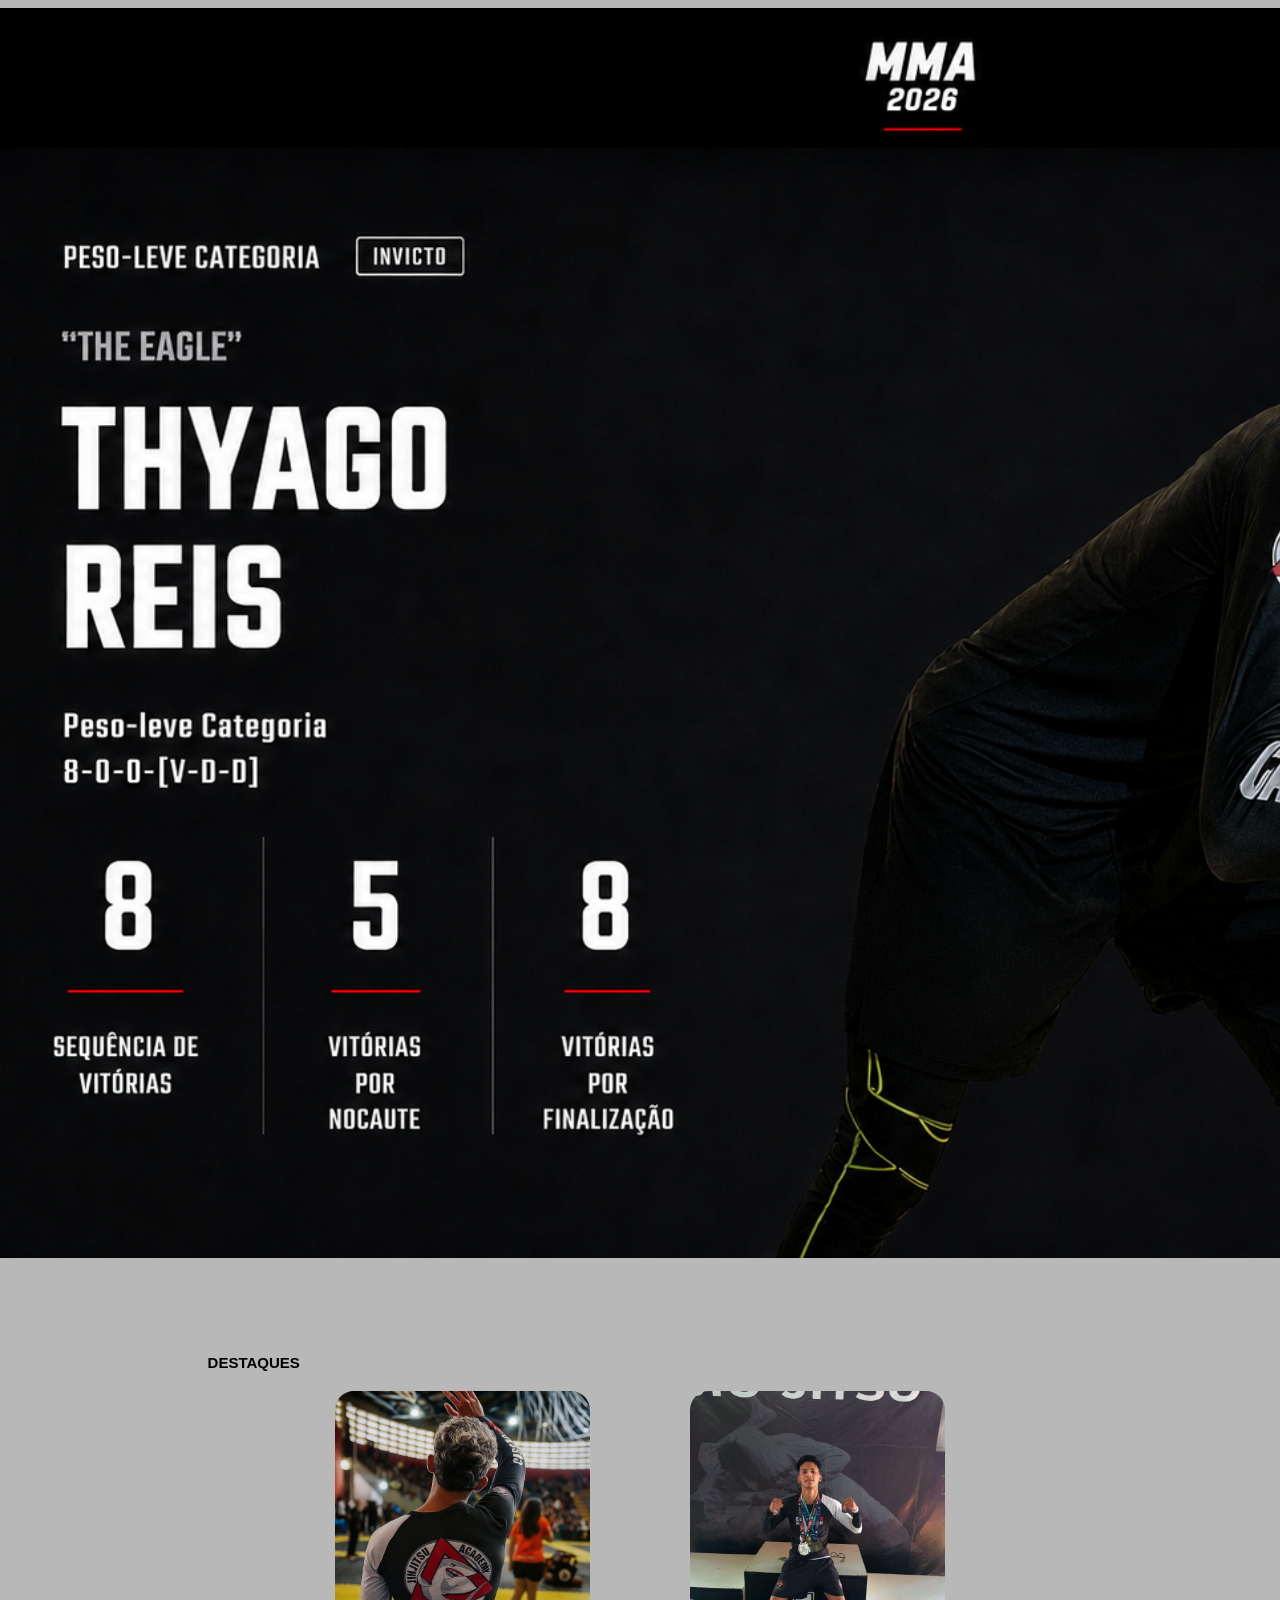
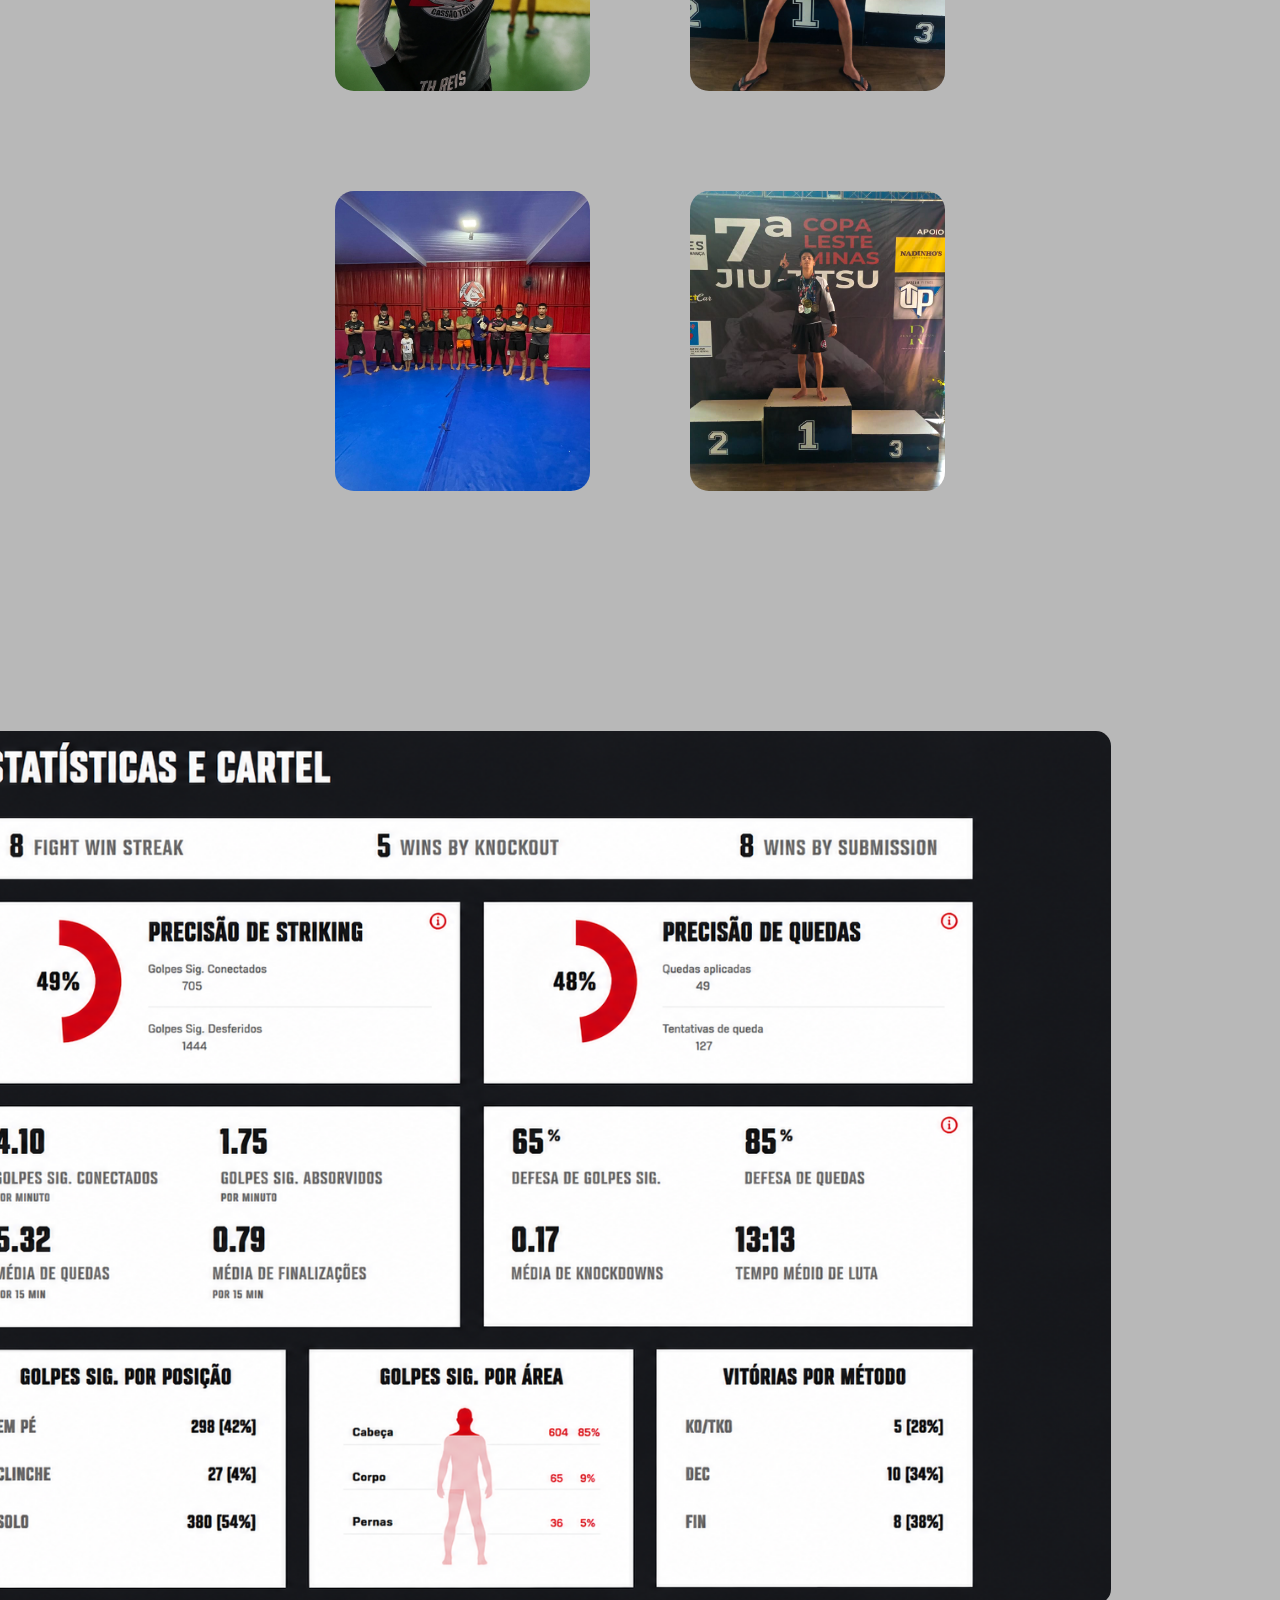
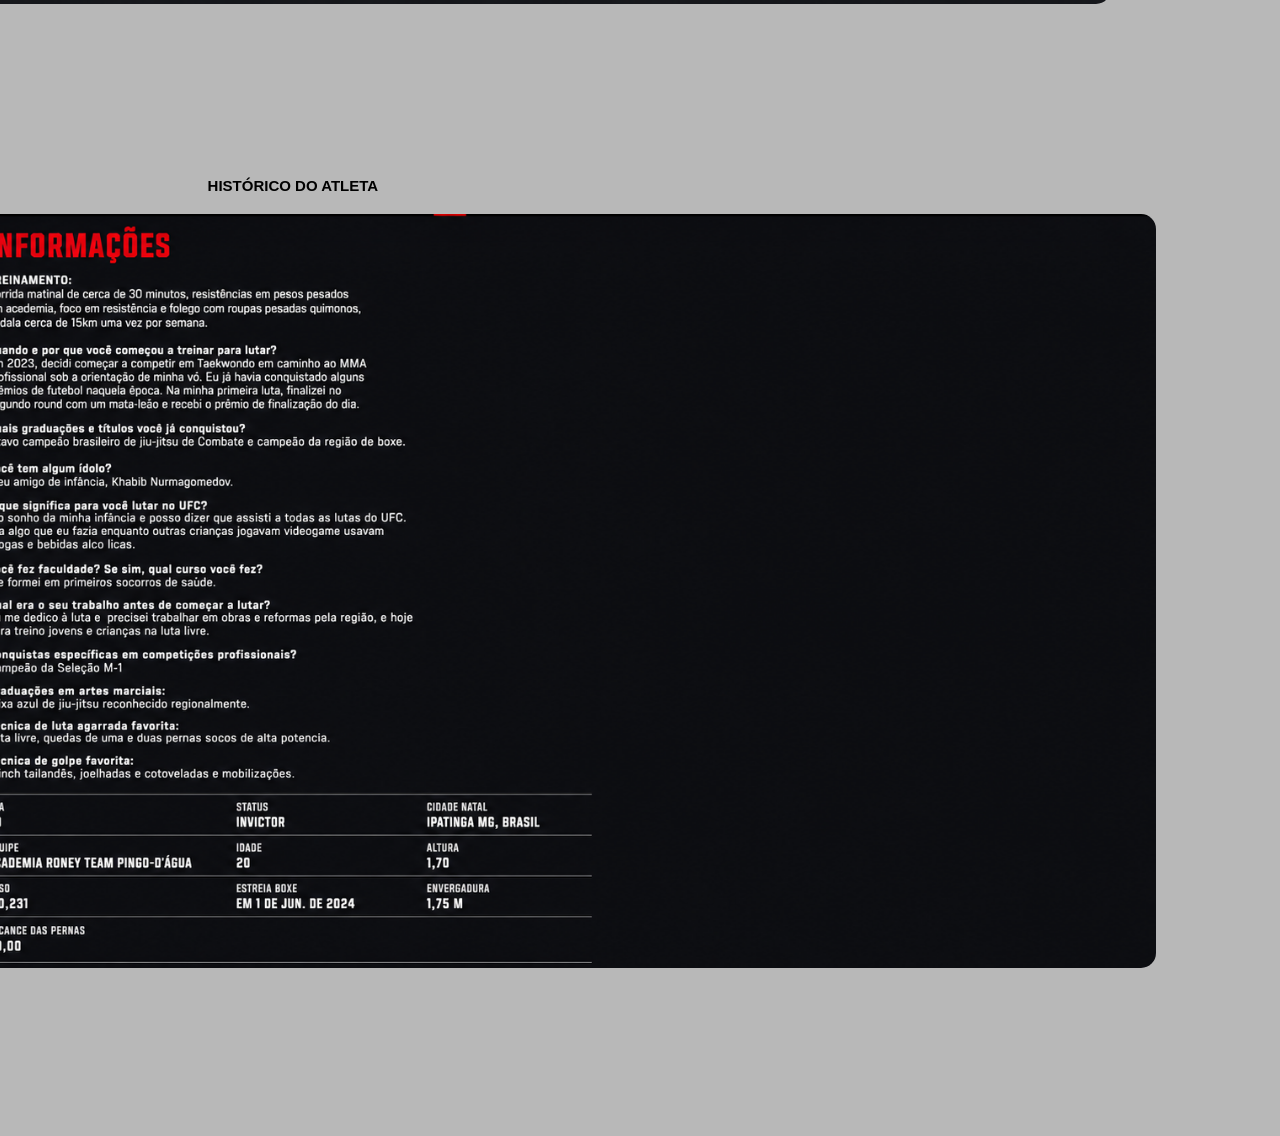
<file: bootstrap/carousel/index.html>
<!DOCTYPE html>
<html lang="pt-BR">
<head>
<meta charset="UTF-8">
<meta name="viewport" content="width=device-width, initial-scale=1.0">
<title>THYAGO REIS | 'THE EAGLE1'</title>

<style>

*{
margin:5;
padding:5;
box-sizing:border-box;
font-family:Arial,sans-serif;
}

body{
background:#b8b8b8;
color:#000000;
}

.hero{
height:100vh;
display:flex;
align-items:center;
justify-content:space-between;
padding:0;
padding-left:120px;
overflow:hidden;
background:linear-gradient(to right,#000000,#000000);
}

.info h1{
font-size:50px;
font-weight:100;
}

.info h2{
color:rgb(0, 0, 0);
font-size:35px;
margin-bottom:20px;
}

.info p{
font-size:20px;
margin-bottom:25px;
}

.stats{
display:flex;
gap:50px;
}

.stat span{
font-size:50px;
font-weight:bold;
color:rgb(0, 0, 0);
display:block;
}

.fighter{
height:1250px;
width:auto;
max-width:none;
margin-right:-190px;
margin-left:-190px;
animation:flutuar 3s infinite ease-in-out;
}

@keyframes flutuar{
50%{transform:translateY(-15px);}
}

section{
padding:80px 15%;
}

.titulo{
text-align:LEFT;
font-size:15px;
color:rgb(0, 0, 0);
position:relative;left:10px;
margin-bottom:20px;
}

.galeria{
display:flex;
justify-content:center;
gap:100px;
flex-wrap:wrap;
}

.galeria img{
width:255px;
height:300px;
object-fit:cover;
border-radius:19px;
transition:0.4s;
transform:none;
}

.record{
    position:relative;
    left:-499px;
}

.record img{
display:block;
margin:auto;
width:100VW;
max-width:none;
height:auto;
border-radius:15px;
transform:none;
}
.galeria img:hover{
transform:scale(1.05);
}

footer{
text-align:center;
padding:0px;
}

.historico{
    background:#B8B8B8;
    padding:80px 0;
}

.titulo-HISTÓRICO{
    color:#000000;
    text-align:center;
    font-size:20px;
    margin-bottom:30px;
    font-weight:100;
}

.historico img{
display:block;
margin:auto;
width:110VW;
max-width:9000px;
height:auto;
transform:none;
margin-left:-450px;
border-radius:15px;
}

</style>
</head>

<body>

</div>

</div>

<img src="thyagofhgt.png" class="fighter">

</div>

<section>

<h2 class="titulo">DESTAQUES</h2>

<div class="galeria">

<img src="imagemthyago.jpg"> 

<img src="thyago combate.jpg">

<img src="equipe.jpg">

<img src="campeão.jpg"
>

</section>

<section>

<footer>


</footer>
<section class="record">

<div class="record-box"></div>
<img src="record2.png" alt="Record Thyago Reis">

<!DOCTYPE html>
<html>
<body>

</body>
</html>

</section>

<section class="historico">
    <h2 class="titulo">HISTÓRICO DO ATLETA</h2>

    <div class="historico-img">
        <img src="historico.png" alt="Histórico do Atleta">
    </div>
</section>

</section>
</body>
</html>
</file>
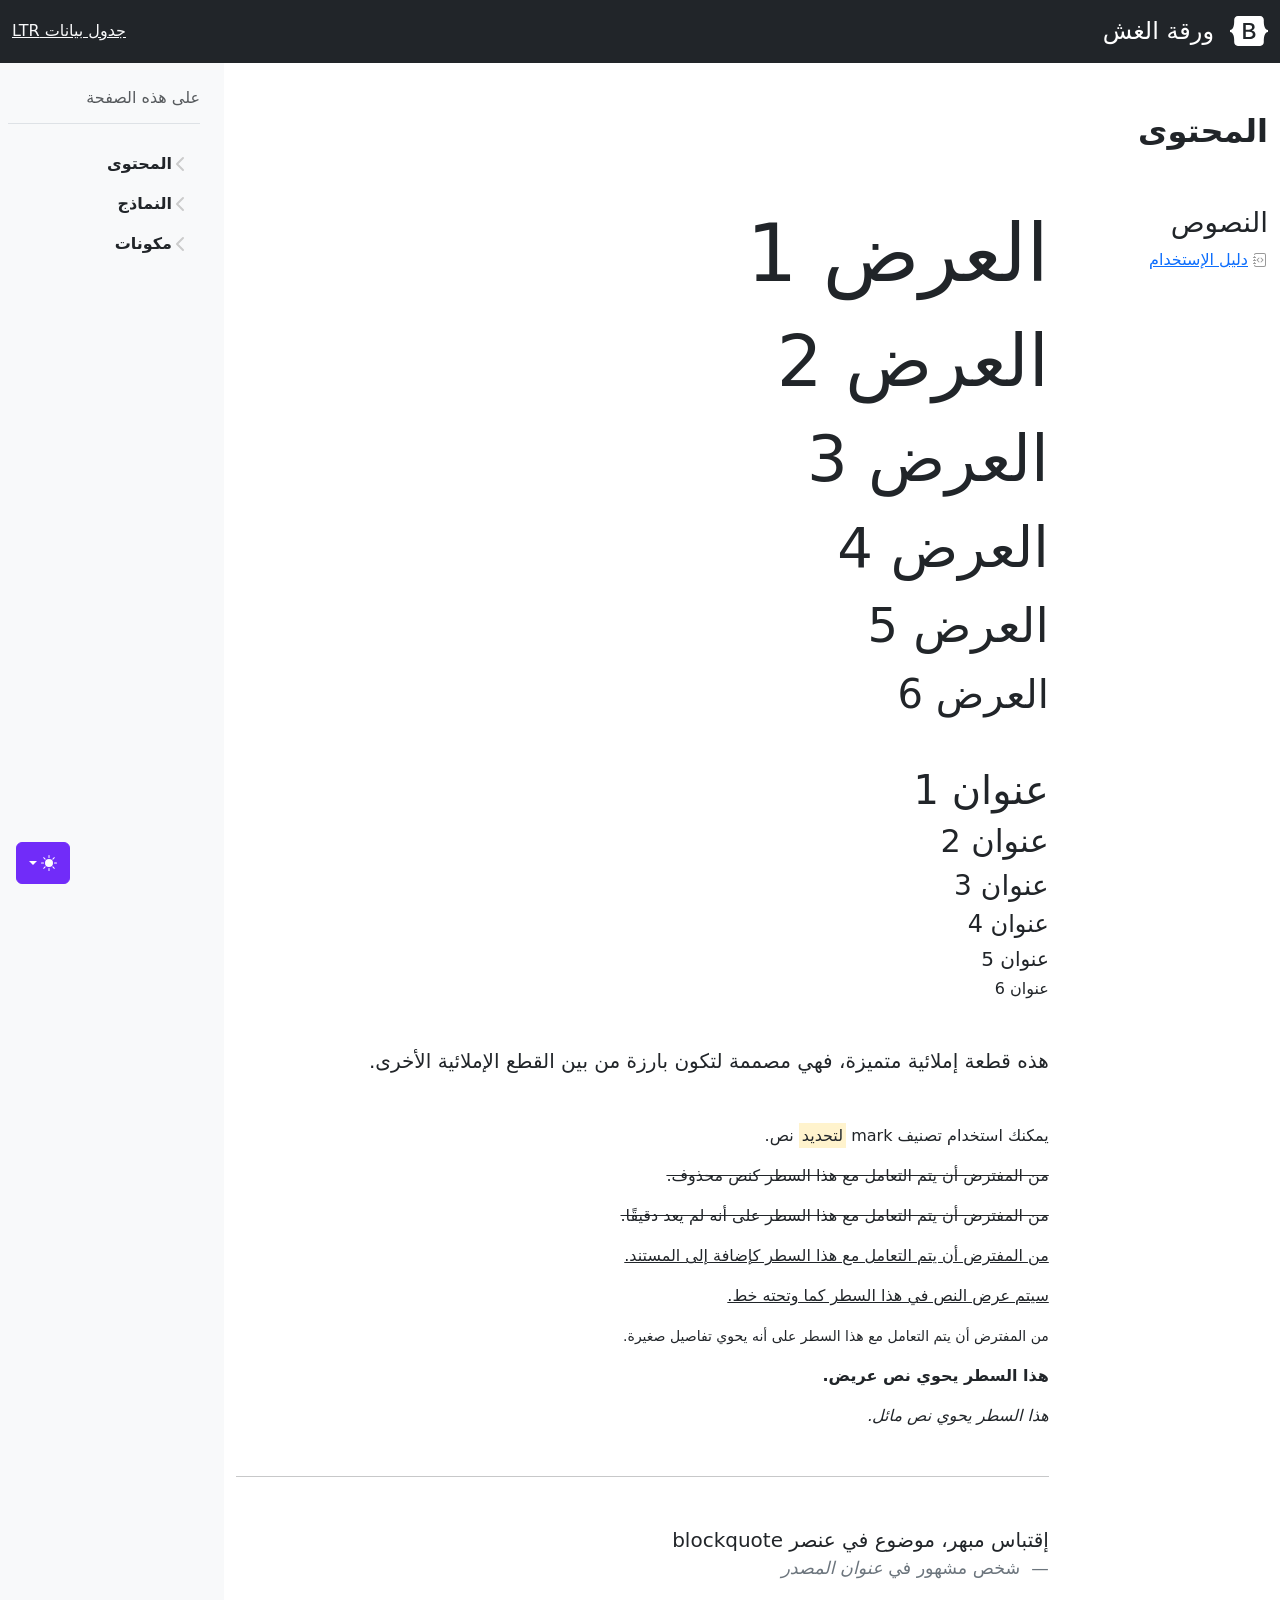
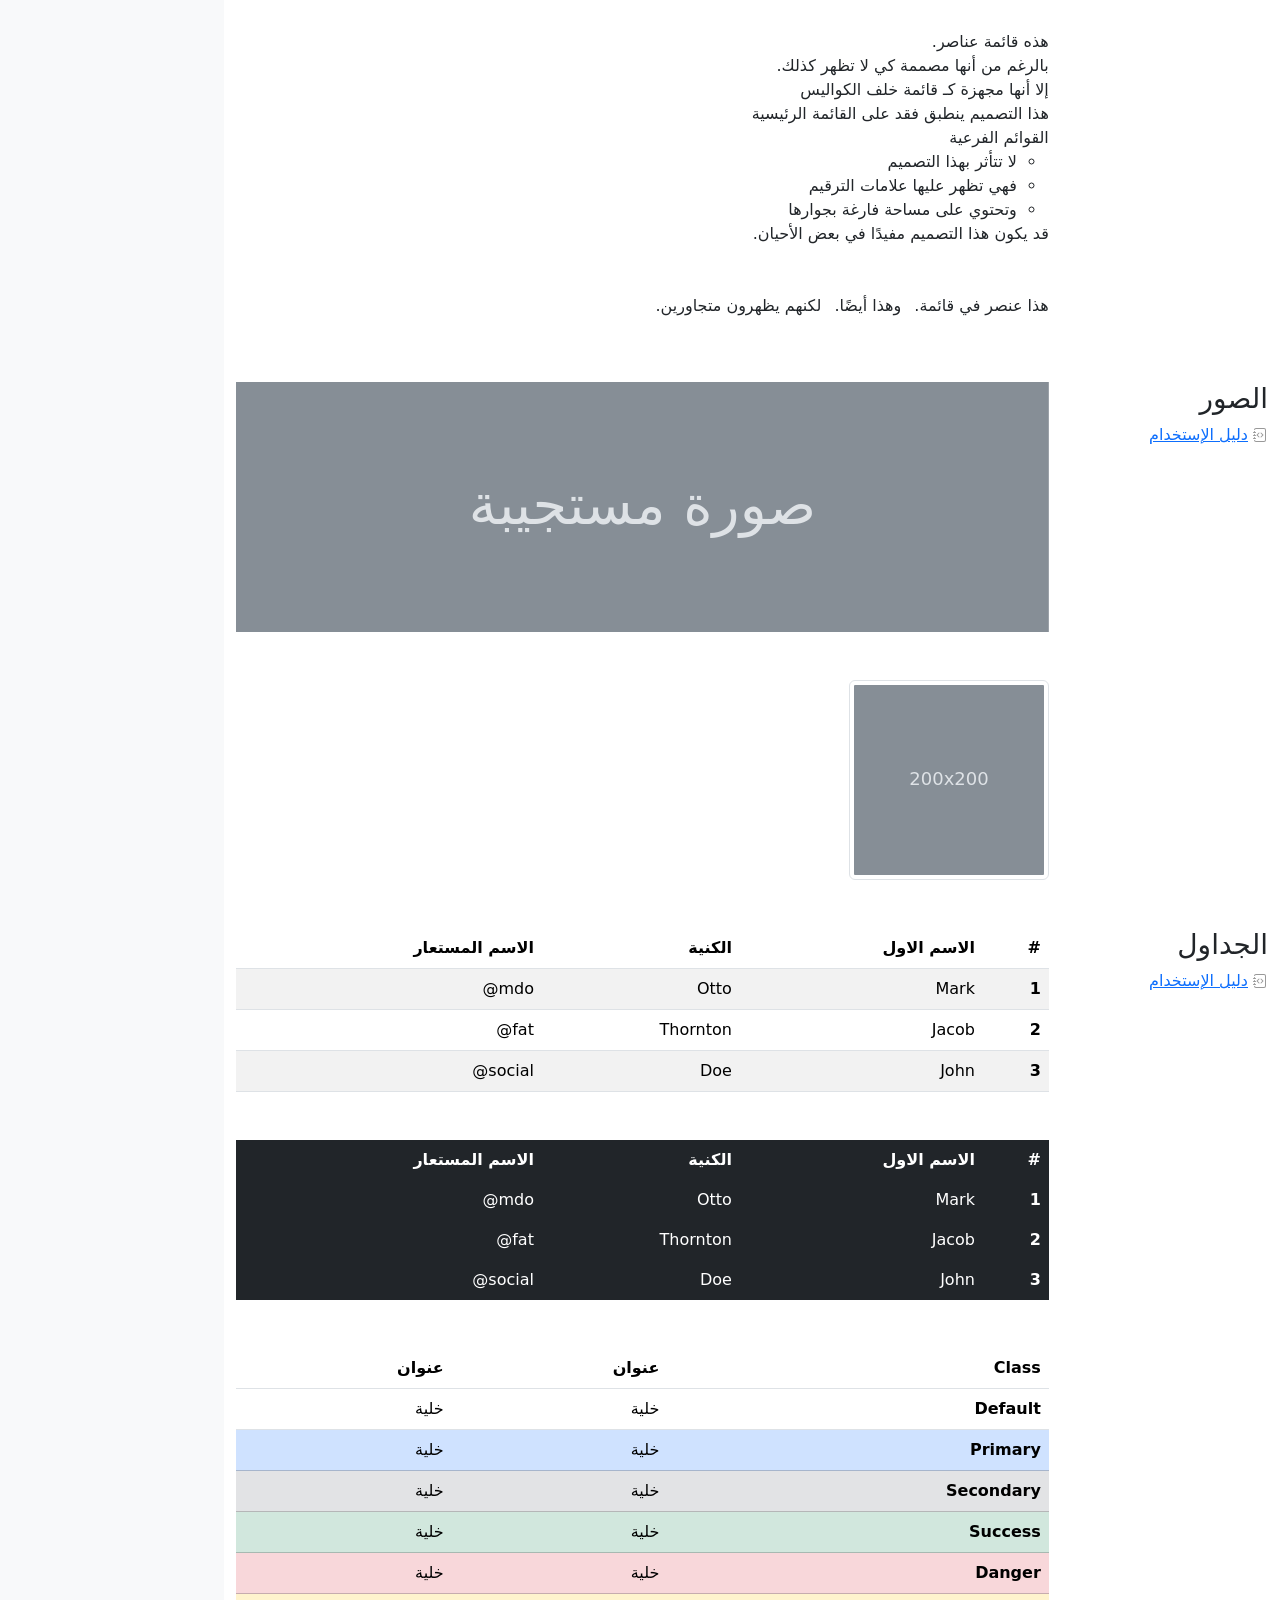
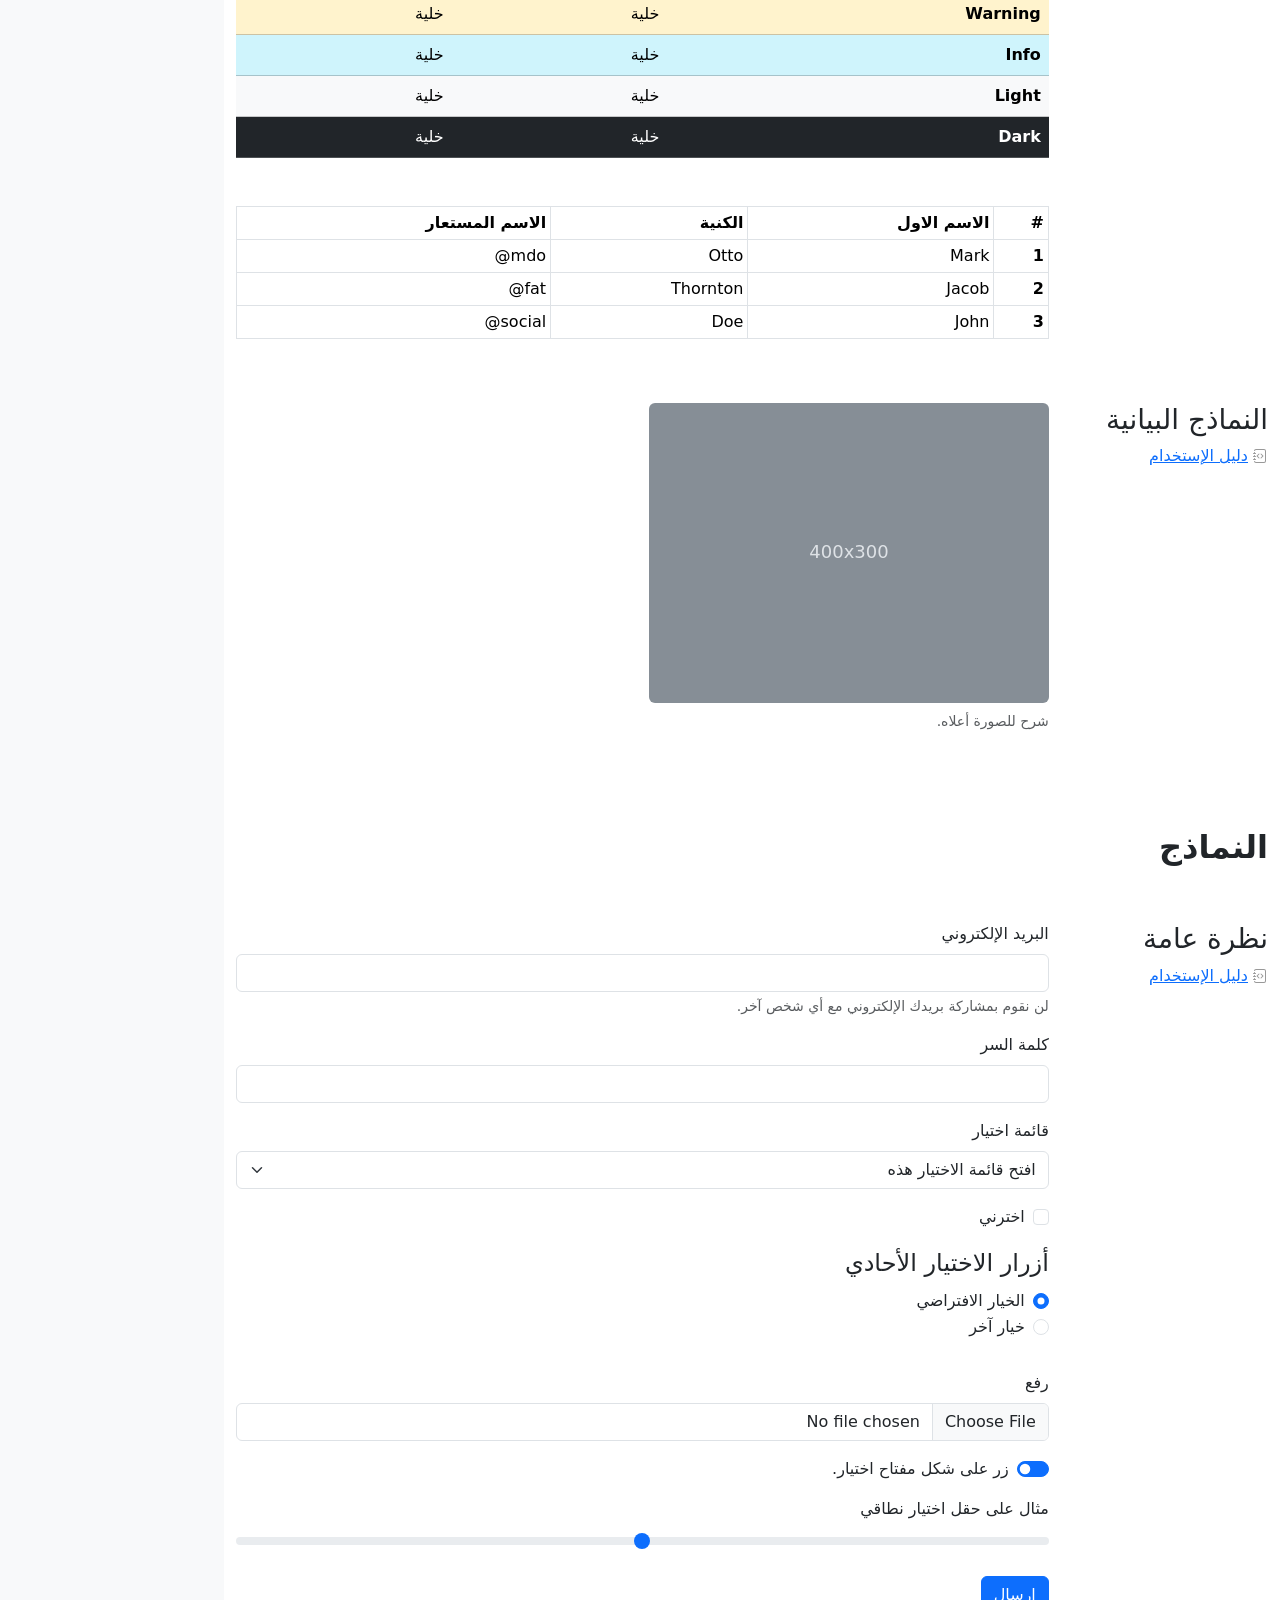
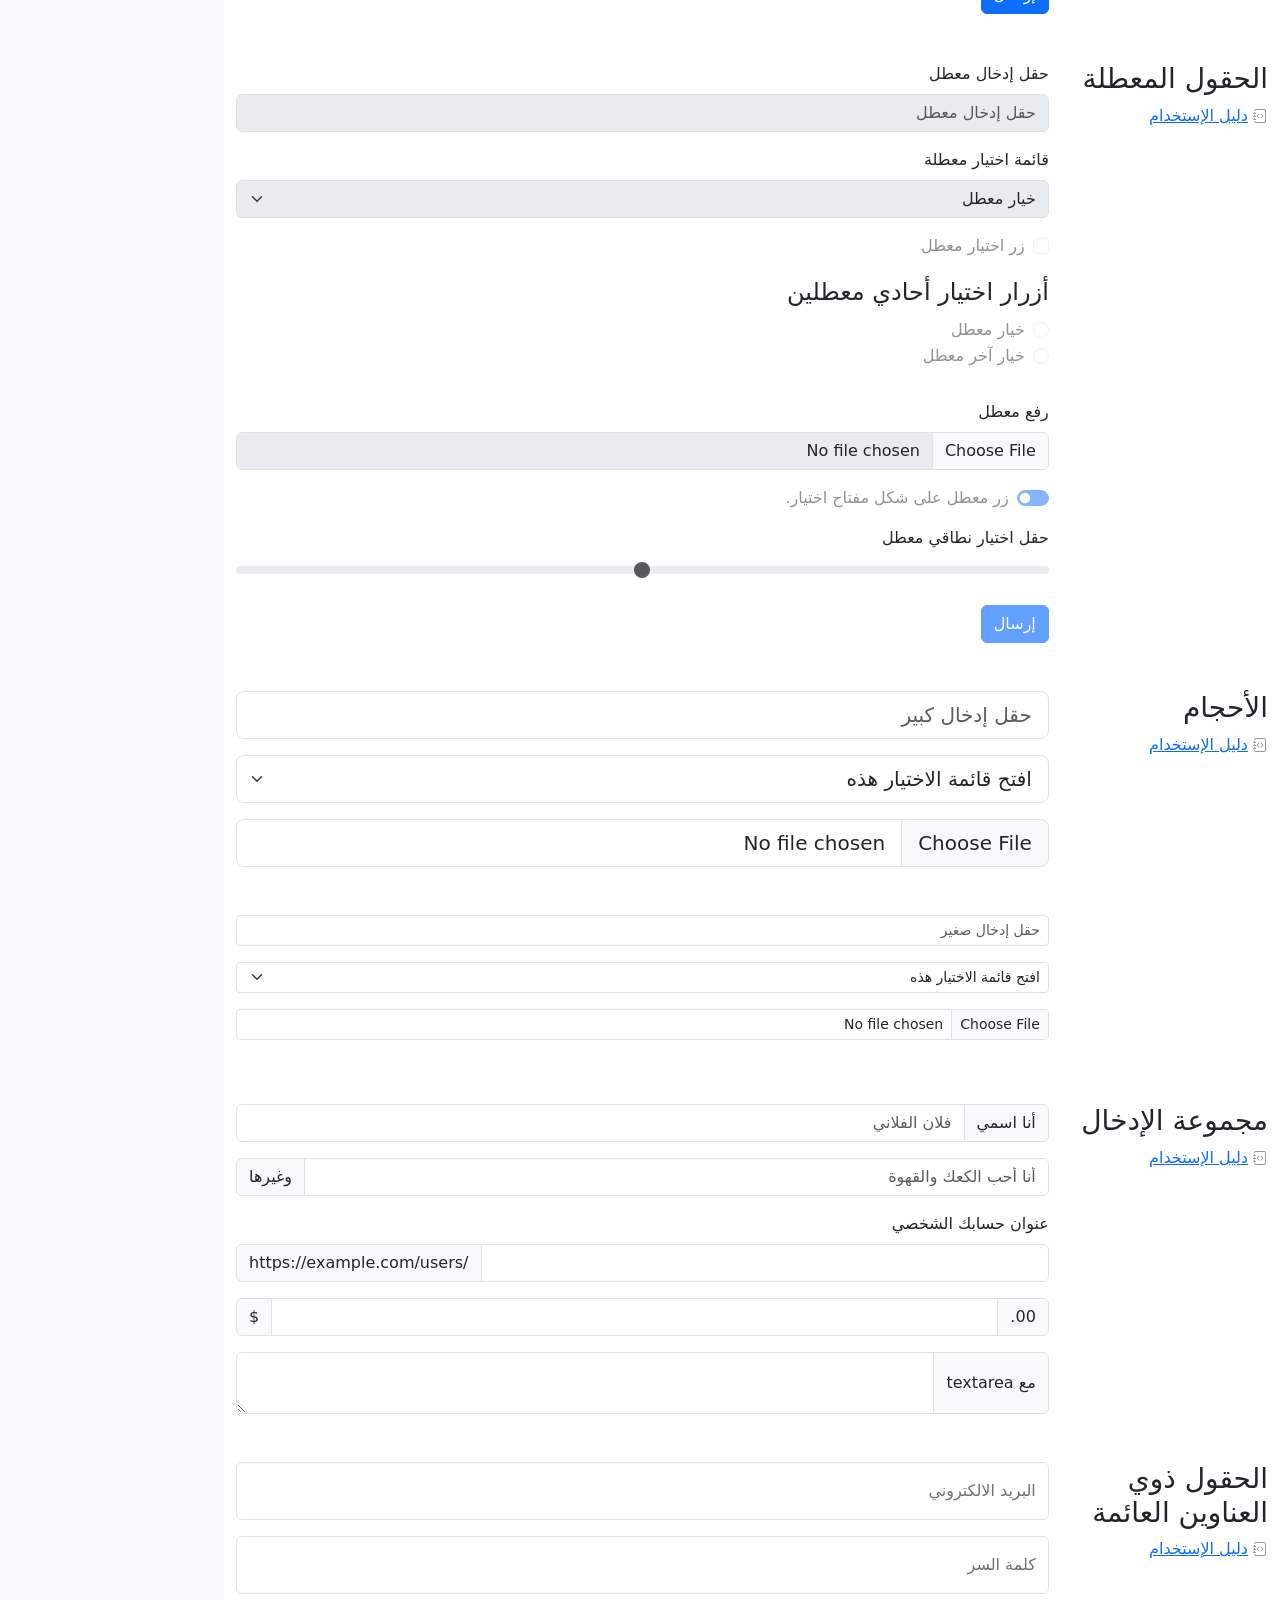
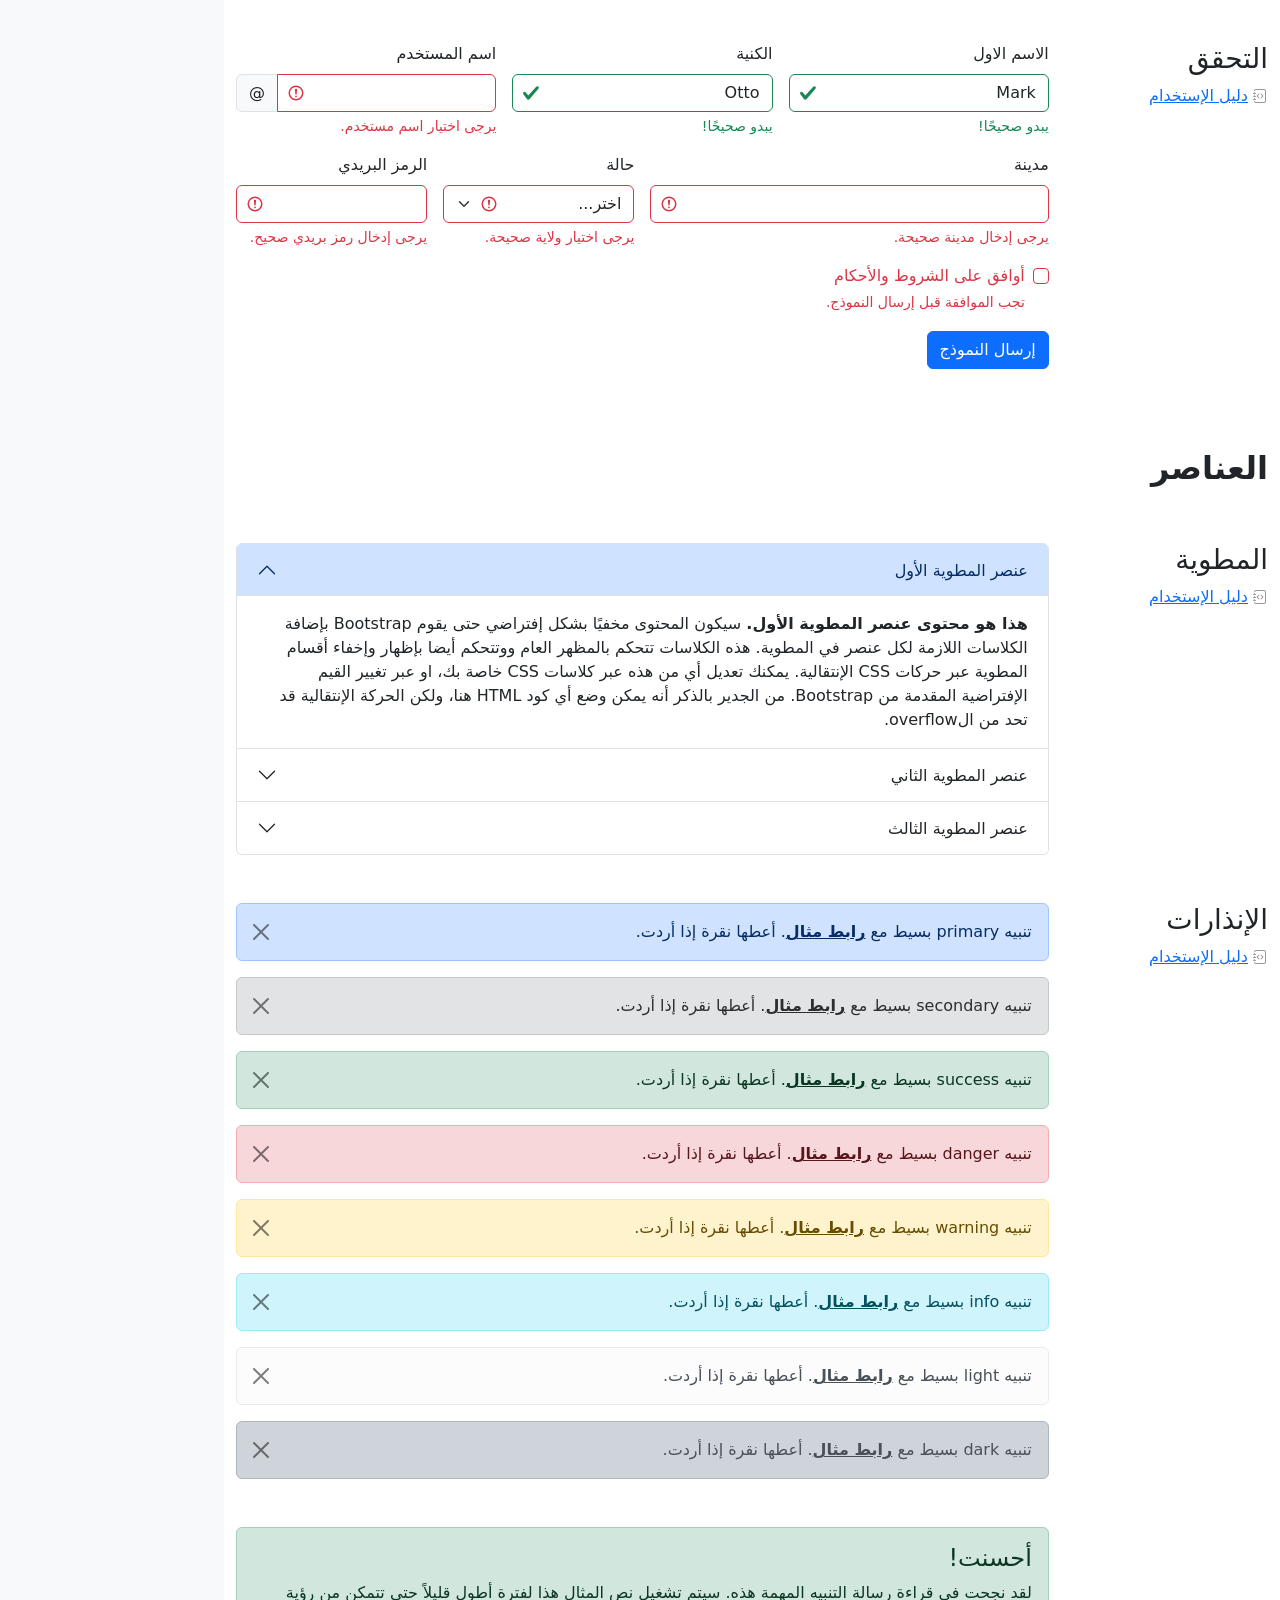
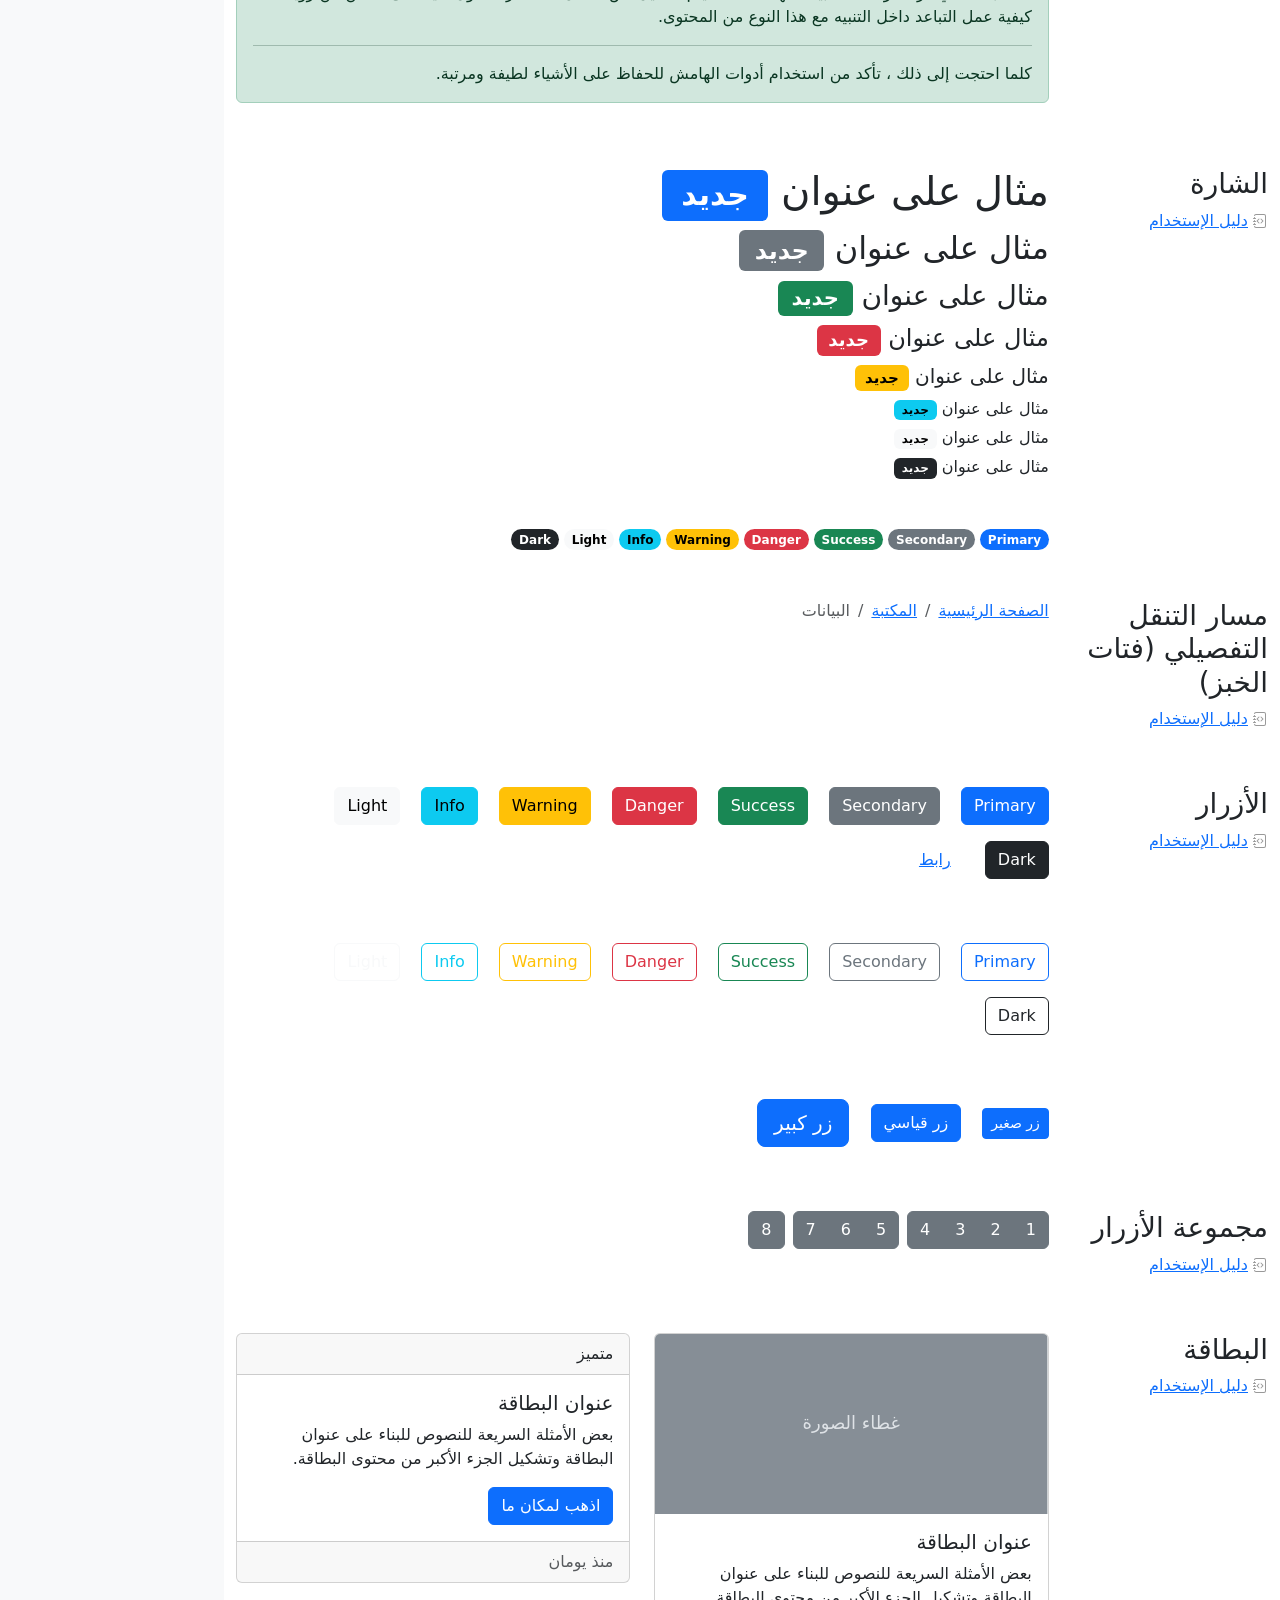
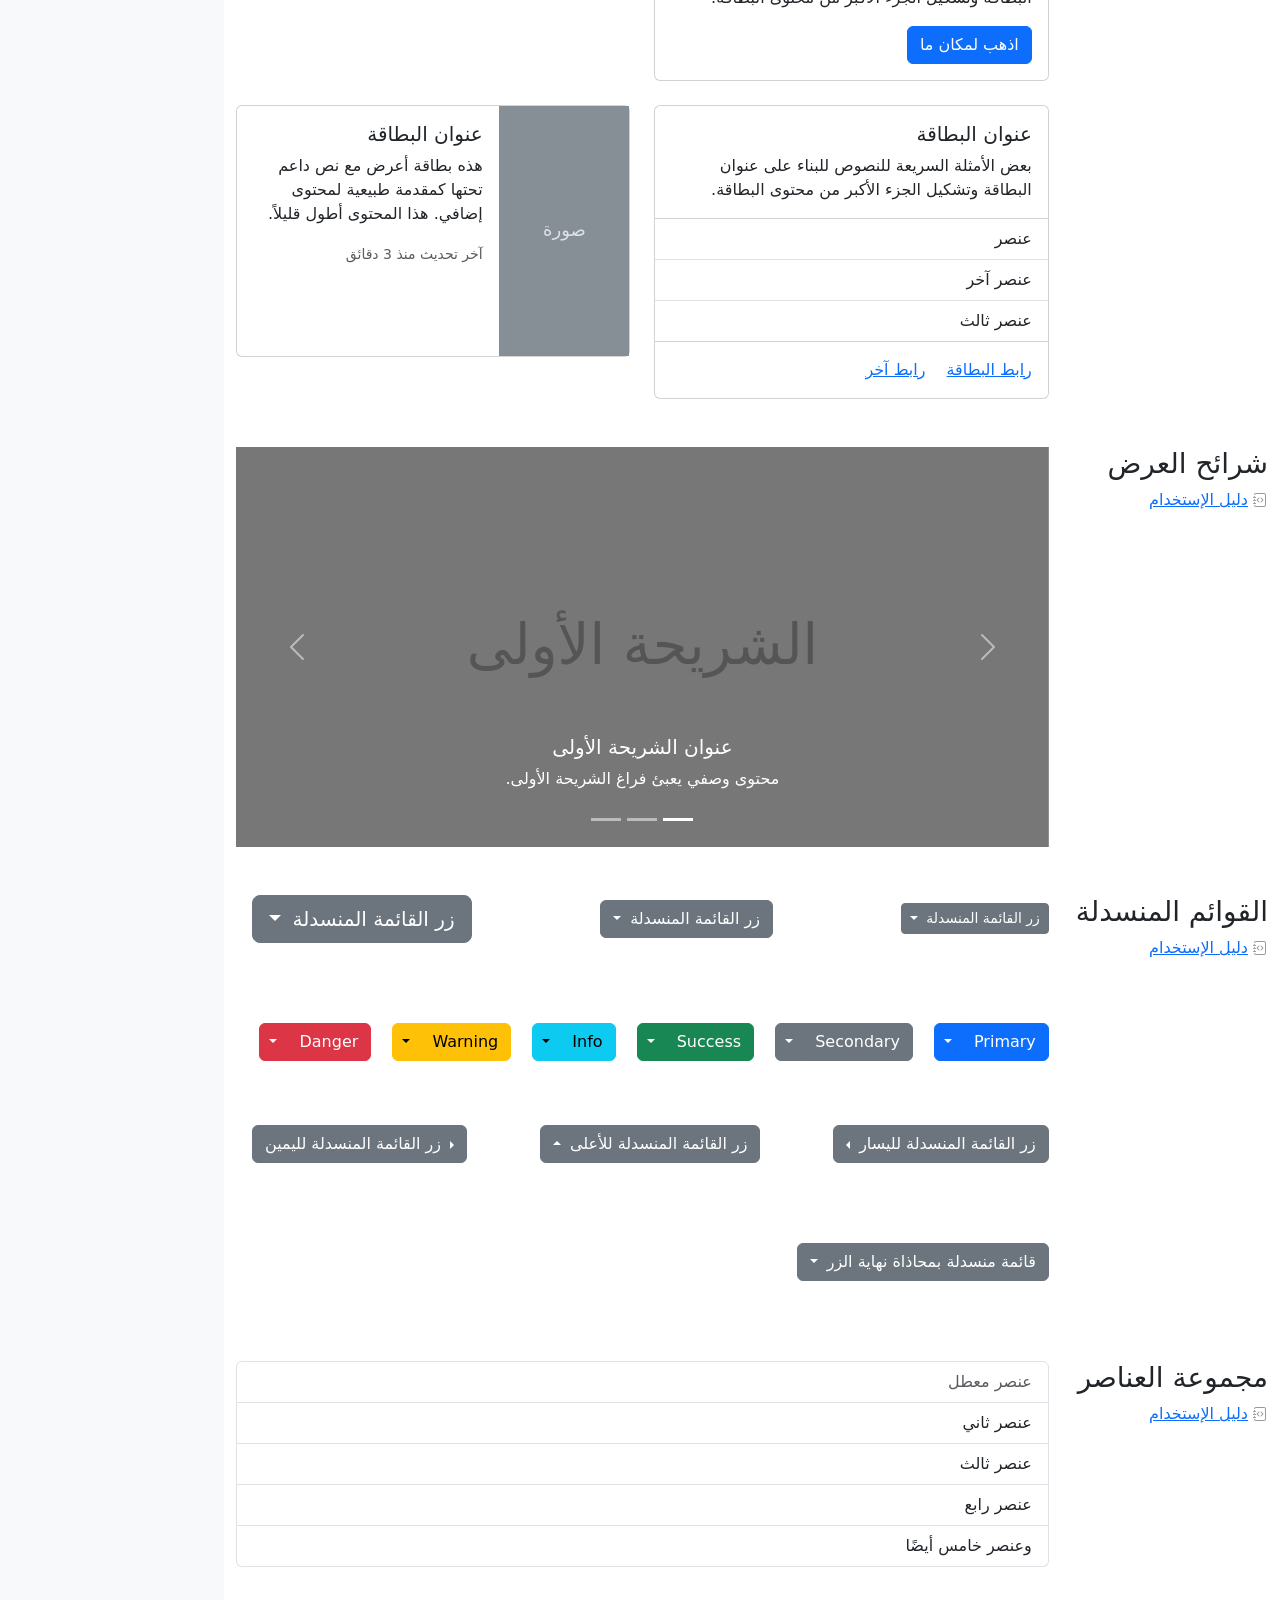
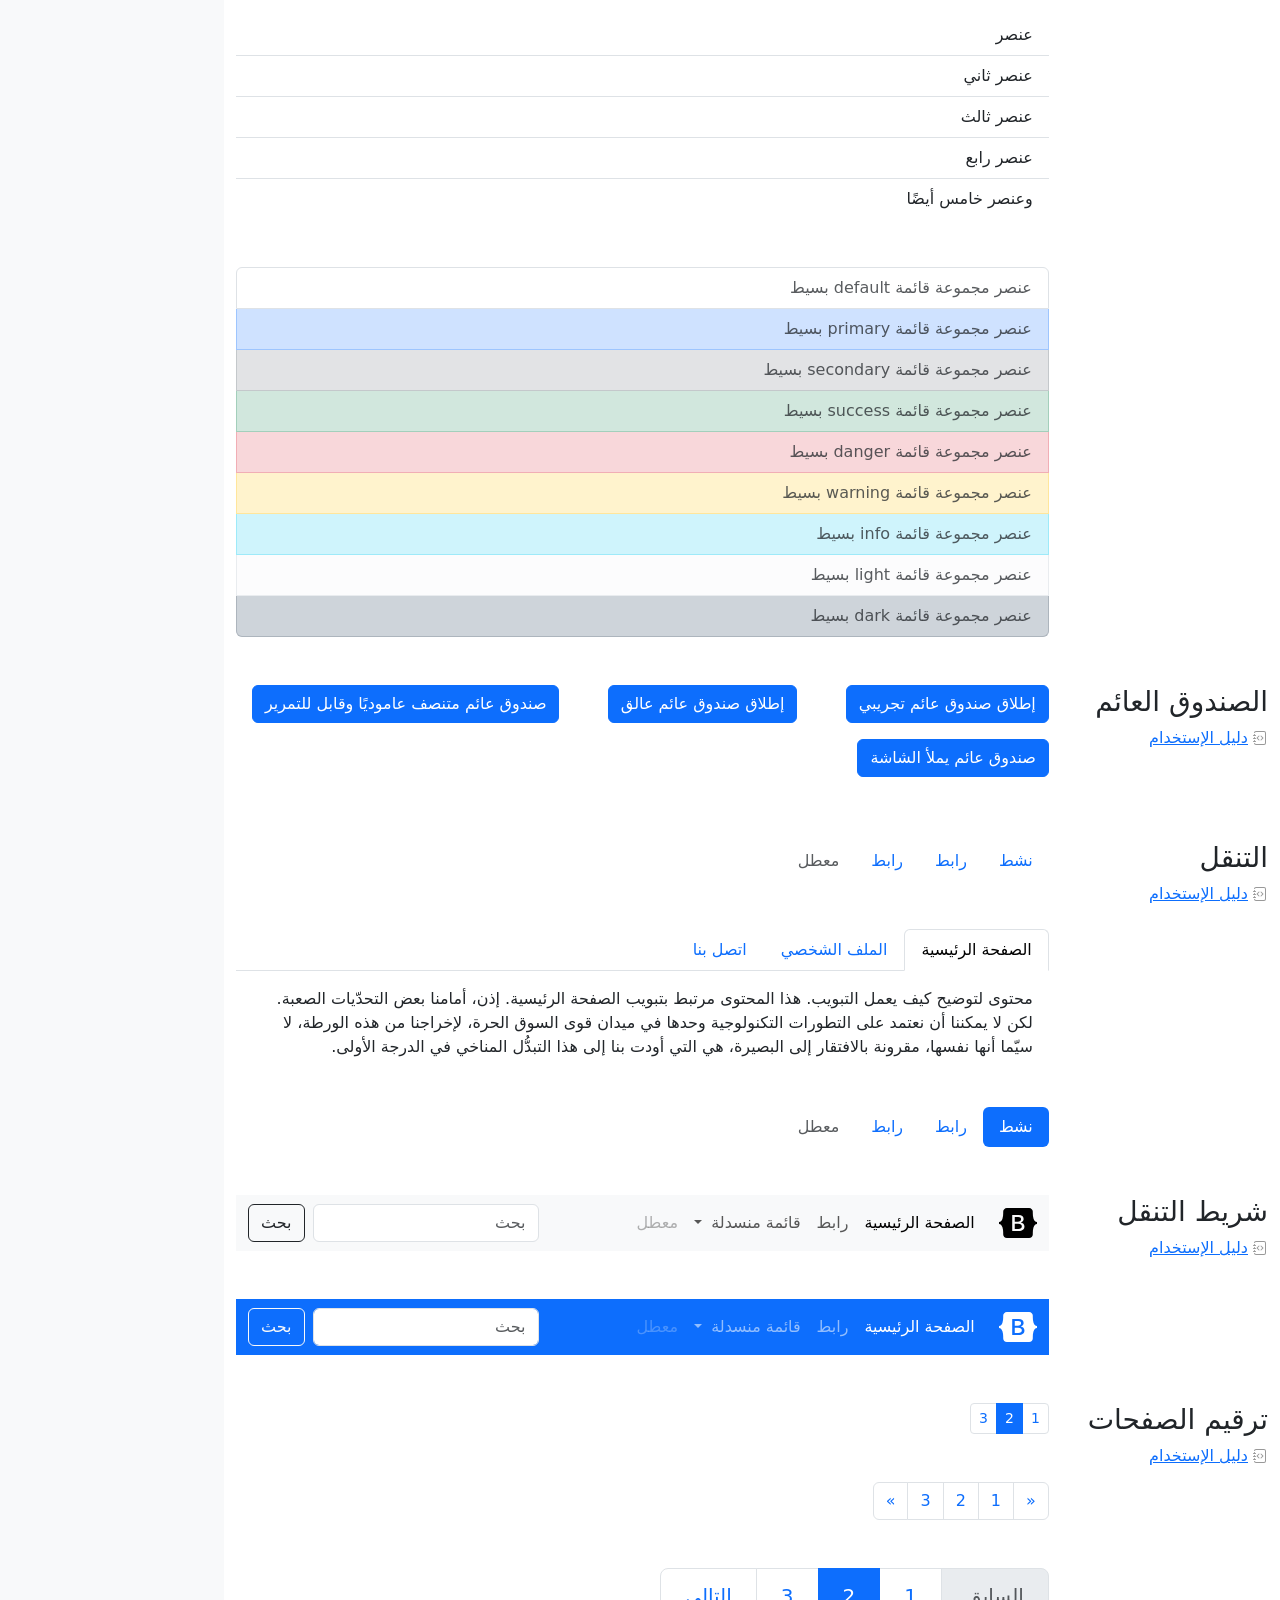
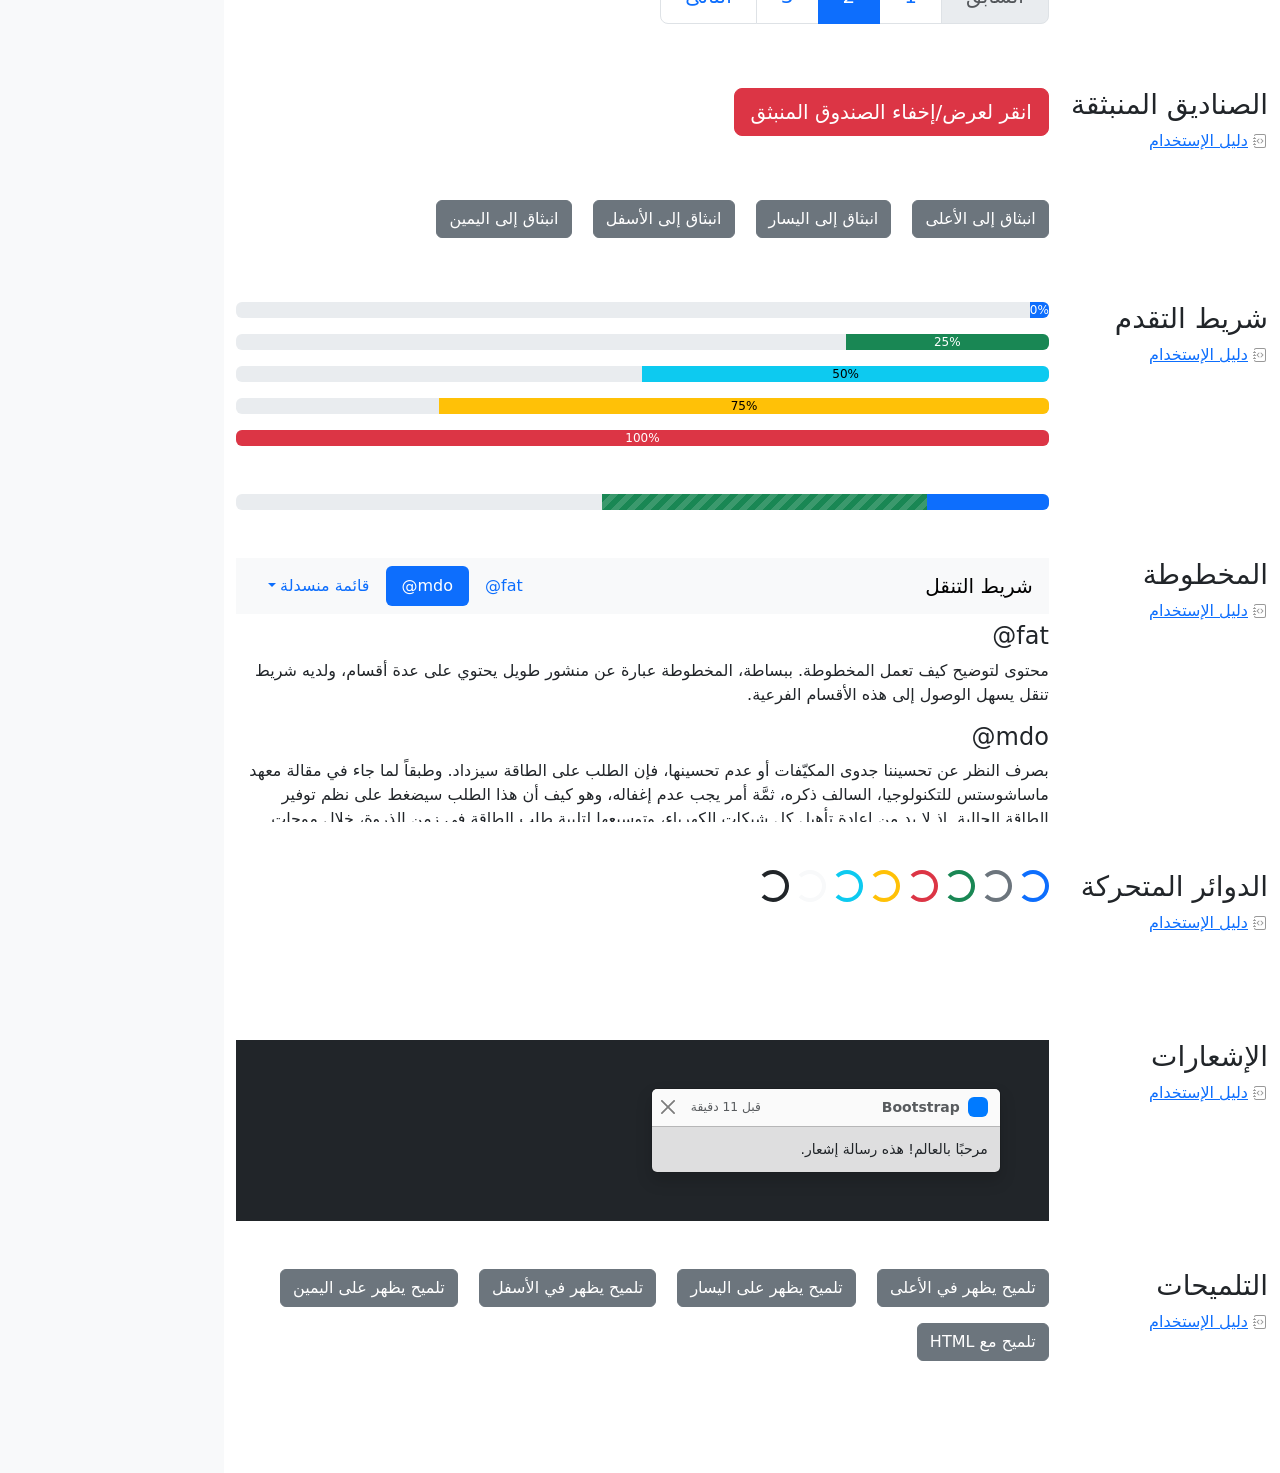
<file: bootstrap/cheatsheet-rtl/index.html>
<!doctype html>
<html lang="ar" dir="rtl" data-bs-theme="auto">
  <head>
    <meta charset="utf-8" />
    <meta name="viewport" content="width=device-width, initial-scale=1" />
    <meta name="description" content="" />
    <meta
      name="author"
      content="Mark Otto, Jacob Thornton, and Bootstrap contributors"
    />
    <meta name="generator" content="Astro v5.13.2" />
    <title>ورقة الغش · Bootstrap v5.3</title>
    <link
      rel="canonical"
      href="https://getbootstrap.com/docs/5.3/examples/cheatsheet-rtl/"
    />
    <script src="../assets/js/color-modes.js"></script>
    <link href="../assets/dist/css/bootstrap.rtl.min.css" rel="stylesheet" />
    <meta name="theme-color" content="#712cf9" />
    <link href="../cheatsheet/cheatsheet.rtl.css" rel="stylesheet" />
    <style>
      .bd-placeholder-img {
        font-size: 1.125rem;
        text-anchor: middle;
        -webkit-user-select: none;
        -moz-user-select: none;
        user-select: none;
      }
      @media (min-width: 768px) {
        .bd-placeholder-img-lg {
          font-size: 3.5rem;
        }
      }
      .b-example-divider {
        width: 100%;
        height: 3rem;
        background-color: #0000001a;
        border: solid rgba(0, 0, 0, 0.15);
        border-width: 1px 0;
        box-shadow:
          inset 0 0.5em 1.5em #0000001a,
          inset 0 0.125em 0.5em #00000026;
      }
      .b-example-vr {
        flex-shrink: 0;
        width: 1.5rem;
        height: 100vh;
      }
      .bi {
        vertical-align: -0.125em;
        fill: currentColor;
      }
      .nav-scroller {
        position: relative;
        z-index: 2;
        height: 2.75rem;
        overflow-y: hidden;
      }
      .nav-scroller .nav {
        display: flex;
        flex-wrap: nowrap;
        padding-bottom: 1rem;
        margin-top: -1px;
        overflow-x: auto;
        text-align: center;
        white-space: nowrap;
        -webkit-overflow-scrolling: touch;
      }
      .btn-bd-primary {
        --bd-violet-bg: #712cf9;
        --bd-violet-rgb: 112.520718, 44.062154, 249.437846;
        --bs-btn-font-weight: 600;
        --bs-btn-color: var(--bs-white);
        --bs-btn-bg: var(--bd-violet-bg);
        --bs-btn-border-color: var(--bd-violet-bg);
        --bs-btn-hover-color: var(--bs-white);
        --bs-btn-hover-bg: #6528e0;
        --bs-btn-hover-border-color: #6528e0;
        --bs-btn-focus-shadow-rgb: var(--bd-violet-rgb);
        --bs-btn-active-color: var(--bs-btn-hover-color);
        --bs-btn-active-bg: #5a23c8;
        --bs-btn-active-border-color: #5a23c8;
      }
      .bd-mode-toggle {
        z-index: 1500;
      }
      .bd-mode-toggle .bi {
        width: 1em;
        height: 1em;
      }
      .bd-mode-toggle .dropdown-menu .active .bi {
        display: block !important;
      }
    </style>
  </head>
  <body class="bg-body-tertiary">
    <svg xmlns="http://www.w3.org/2000/svg" class="d-none">
      <symbol id="check2" viewBox="0 0 16 16">
        <path
          d="M13.854 3.646a.5.5 0 0 1 0 .708l-7 7a.5.5 0 0 1-.708 0l-3.5-3.5a.5.5 0 1 1 .708-.708L6.5 10.293l6.646-6.647a.5.5 0 0 1 .708 0z"
        ></path>
      </symbol>
      <symbol id="circle-half" viewBox="0 0 16 16">
        <path
          d="M8 15A7 7 0 1 0 8 1v14zm0 1A8 8 0 1 1 8 0a8 8 0 0 1 0 16z"
        ></path>
      </symbol>
      <symbol id="moon-stars-fill" viewBox="0 0 16 16">
        <path
          d="M6 .278a.768.768 0 0 1 .08.858 7.208 7.208 0 0 0-.878 3.46c0 4.021 3.278 7.277 7.318 7.277.527 0 1.04-.055 1.533-.16a.787.787 0 0 1 .81.316.733.733 0 0 1-.031.893A8.349 8.349 0 0 1 8.344 16C3.734 16 0 12.286 0 7.71 0 4.266 2.114 1.312 5.124.06A.752.752 0 0 1 6 .278z"
        ></path>
        <path
          d="M10.794 3.148a.217.217 0 0 1 .412 0l.387 1.162c.173.518.579.924 1.097 1.097l1.162.387a.217.217 0 0 1 0 .412l-1.162.387a1.734 1.734 0 0 0-1.097 1.097l-.387 1.162a.217.217 0 0 1-.412 0l-.387-1.162A1.734 1.734 0 0 0 9.31 6.593l-1.162-.387a.217.217 0 0 1 0-.412l1.162-.387a1.734 1.734 0 0 0 1.097-1.097l.387-1.162zM13.863.099a.145.145 0 0 1 .274 0l.258.774c.115.346.386.617.732.732l.774.258a.145.145 0 0 1 0 .274l-.774.258a1.156 1.156 0 0 0-.732.732l-.258.774a.145.145 0 0 1-.274 0l-.258-.774a1.156 1.156 0 0 0-.732-.732l-.774-.258a.145.145 0 0 1 0-.274l.774-.258c.346-.115.617-.386.732-.732L13.863.1z"
        ></path>
      </symbol>
      <symbol id="sun-fill" viewBox="0 0 16 16">
        <path
          d="M8 12a4 4 0 1 0 0-8 4 4 0 0 0 0 8zM8 0a.5.5 0 0 1 .5.5v2a.5.5 0 0 1-1 0v-2A.5.5 0 0 1 8 0zm0 13a.5.5 0 0 1 .5.5v2a.5.5 0 0 1-1 0v-2A.5.5 0 0 1 8 13zm8-5a.5.5 0 0 1-.5.5h-2a.5.5 0 0 1 0-1h2a.5.5 0 0 1 .5.5zM3 8a.5.5 0 0 1-.5.5h-2a.5.5 0 0 1 0-1h2A.5.5 0 0 1 3 8zm10.657-5.657a.5.5 0 0 1 0 .707l-1.414 1.415a.5.5 0 1 1-.707-.708l1.414-1.414a.5.5 0 0 1 .707 0zm-9.193 9.193a.5.5 0 0 1 0 .707L3.05 13.657a.5.5 0 0 1-.707-.707l1.414-1.414a.5.5 0 0 1 .707 0zm9.193 2.121a.5.5 0 0 1-.707 0l-1.414-1.414a.5.5 0 0 1 .707-.707l1.414 1.414a.5.5 0 0 1 0 .707zM4.464 4.465a.5.5 0 0 1-.707 0L2.343 3.05a.5.5 0 1 1 .707-.707l1.414 1.414a.5.5 0 0 1 0 .708z"
        ></path>
      </symbol>
    </svg>
    <div
      class="dropdown position-fixed bottom-0 end-0 mb-3 me-3 bd-mode-toggle"
    >
      <button
        class="btn btn-bd-primary py-2 dropdown-toggle d-flex align-items-center"
        id="bd-theme"
        type="button"
        aria-expanded="false"
        data-bs-toggle="dropdown"
        aria-label="Toggle theme (auto)"
      >
        <svg class="bi my-1 theme-icon-active" aria-hidden="true">
          <use href="#circle-half"></use>
        </svg>
        <span class="visually-hidden" id="bd-theme-text">Toggle theme</span>
      </button>
      <ul
        class="dropdown-menu dropdown-menu-end shadow"
        aria-labelledby="bd-theme-text"
      >
        <li>
          <button
            type="button"
            class="dropdown-item d-flex align-items-center"
            data-bs-theme-value="light"
            aria-pressed="false"
          >
            <svg class="bi me-2 opacity-50" aria-hidden="true">
              <use href="#sun-fill"></use>
            </svg>
            Light
            <svg class="bi ms-auto d-none" aria-hidden="true">
              <use href="#check2"></use>
            </svg>
          </button>
        </li>
        <li>
          <button
            type="button"
            class="dropdown-item d-flex align-items-center"
            data-bs-theme-value="dark"
            aria-pressed="false"
          >
            <svg class="bi me-2 opacity-50" aria-hidden="true">
              <use href="#moon-stars-fill"></use>
            </svg>
            Dark
            <svg class="bi ms-auto d-none" aria-hidden="true">
              <use href="#check2"></use>
            </svg>
          </button>
        </li>
        <li>
          <button
            type="button"
            class="dropdown-item d-flex align-items-center active"
            data-bs-theme-value="auto"
            aria-pressed="true"
          >
            <svg class="bi me-2 opacity-50" aria-hidden="true">
              <use href="#circle-half"></use>
            </svg>
            Auto
            <svg class="bi ms-auto d-none" aria-hidden="true">
              <use href="#check2"></use>
            </svg>
          </button>
        </li>
      </ul>
    </div>
    <header
      class="bd-header bg-dark py-3 d-flex align-items-stretch border-bottom border-dark"
    >
      <div class="container-fluid d-flex align-items-center">
        <h1 class="d-flex align-items-center fs-4 text-white mb-0">
          <img
            src="../assets/brand/bootstrap-logo-white.svg"
            width="38"
            height="30"
            class="me-3"
            alt="Bootstrap"
          />
          ورقة الغش
        </h1>
        <a
          href="../examples/cheatsheet/"
          class="ms-auto link-light"
          hreflang="en"
          >جدول بيانات LTR</a
        >
      </div>
    </header>
    <aside
      class="bd-aside sticky-xl-top text-body-secondary align-self-start mb-3 mb-xl-5 px-2"
    >
      <h2 class="h6 pt-4 pb-3 mb-4 border-bottom">على هذه الصفحة</h2>
      <nav class="small" id="toc">
        <ul class="list-unstyled">
          <li class="my-2">
            <button
              type="button"
              class="btn d-inline-flex align-items-center collapsed border-0"
              data-bs-toggle="collapse"
              aria-expanded="false"
              data-bs-target="#contents-collapse"
              aria-controls="contents-collapse"
            >
              المحتوى
            </button>
            <ul class="list-unstyled ps-3 collapse" id="contents-collapse">
              <li>
                <a
                  class="d-inline-flex align-items-center rounded text-decoration-none"
                  href="#typography"
                  >النصوص</a
                >
              </li>
              <li>
                <a
                  class="d-inline-flex align-items-center rounded text-decoration-none"
                  href="#images"
                  >الصور</a
                >
              </li>
              <li>
                <a
                  class="d-inline-flex align-items-center rounded text-decoration-none"
                  href="#tables"
                  >الجداول</a
                >
              </li>
              <li>
                <a
                  class="d-inline-flex align-items-center rounded text-decoration-none"
                  href="#figures"
                  >النماذج البيانية</a
                >
              </li>
            </ul>
          </li>
          <li class="my-2">
            <button
              type="button"
              class="btn d-inline-flex align-items-center collapsed border-0"
              data-bs-toggle="collapse"
              aria-expanded="false"
              data-bs-target="#forms-collapse"
              aria-controls="forms-collapse"
            >
              النماذج
            </button>
            <ul class="list-unstyled ps-3 collapse" id="forms-collapse">
              <li>
                <a
                  class="d-inline-flex align-items-center rounded text-decoration-none"
                  href="#overview"
                  >نظرة عامة</a
                >
              </li>
              <li>
                <a
                  class="d-inline-flex align-items-center rounded text-decoration-none"
                  href="#disabled-forms"
                  >الحقول المعطلة</a
                >
              </li>
              <li>
                <a
                  class="d-inline-flex align-items-center rounded text-decoration-none"
                  href="#sizing"
                  >الأحجام</a
                >
              </li>
              <li>
                <a
                  class="d-inline-flex align-items-center rounded text-decoration-none"
                  href="#input-group"
                  >مجموعة الإدخال</a
                >
              </li>
              <li>
                <a
                  class="d-inline-flex align-items-center rounded text-decoration-none"
                  href="#floating-labels"
                  >الحقول ذوي العناوين العائمة</a
                >
              </li>
              <li>
                <a
                  class="d-inline-flex align-items-center rounded text-decoration-none"
                  href="#validation"
                  >التحقق</a
                >
              </li>
            </ul>
          </li>
          <li class="my-2">
            <button
              type="button"
              class="btn d-inline-flex align-items-center collapsed border-0"
              data-bs-toggle="collapse"
              aria-expanded="false"
              data-bs-target="#components-collapse"
              aria-controls="components-collapse"
            >
              مكونات
            </button>
            <ul class="list-unstyled ps-3 collapse" id="components-collapse">
              <li>
                <a
                  class="d-inline-flex align-items-center rounded text-decoration-none"
                  href="#accordion"
                  >المطوية</a
                >
              </li>
              <li>
                <a
                  class="d-inline-flex align-items-center rounded text-decoration-none"
                  href="#alerts"
                  >الإنذارات</a
                >
              </li>
              <li>
                <a
                  class="d-inline-flex align-items-center rounded text-decoration-none"
                  href="#badge"
                  >الشارة</a
                >
              </li>
              <li>
                <a
                  class="d-inline-flex align-items-center rounded text-decoration-none"
                  href="#breadcrumb"
                  >مسار التنقل التفصيلي</a
                >
              </li>
              <li>
                <a
                  class="d-inline-flex align-items-center rounded text-decoration-none"
                  href="#buttons"
                  >الأزرار</a
                >
              </li>
              <li>
                <a
                  class="d-inline-flex align-items-center rounded text-decoration-none"
                  href="#button-group"
                  >مجموعة الأزرار</a
                >
              </li>
              <li>
                <a
                  class="d-inline-flex align-items-center rounded text-decoration-none"
                  href="#card"
                  >البطاقة</a
                >
              </li>
              <li>
                <a
                  class="d-inline-flex align-items-center rounded text-decoration-none"
                  href="#carousel"
                  >شرائح العرض</a
                >
              </li>
              <li>
                <a
                  class="d-inline-flex align-items-center rounded text-decoration-none"
                  href="#dropdowns"
                  >القوائم المنسدلة</a
                >
              </li>
              <li>
                <a
                  class="d-inline-flex align-items-center rounded text-decoration-none"
                  href="#list-group"
                  >مجموعة العناصر</a
                >
              </li>
              <li>
                <a
                  class="d-inline-flex align-items-center rounded text-decoration-none"
                  href="#modal"
                  >الصندوق العائم</a
                >
              </li>
              <li>
                <a
                  class="d-inline-flex align-items-center rounded text-decoration-none"
                  href="#navs"
                  >التنقل</a
                >
              </li>
              <li>
                <a
                  class="d-inline-flex align-items-center rounded text-decoration-none"
                  href="#navbar"
                  >شريط التنقل</a
                >
              </li>
              <li>
                <a
                  class="d-inline-flex align-items-center rounded text-decoration-none"
                  href="#pagination"
                  >ترقيم الصفحات</a
                >
              </li>
              <li>
                <a
                  class="d-inline-flex align-items-center rounded text-decoration-none"
                  href="#popovers"
                  >الصناديق المنبثقة</a
                >
              </li>
              <li>
                <a
                  class="d-inline-flex align-items-center rounded text-decoration-none"
                  href="#progress"
                  >شريط التقدم</a
                >
              </li>
              <li>
                <a
                  class="d-inline-flex align-items-center rounded text-decoration-none"
                  href="#scrollspy"
                  >المخطوطة</a
                >
              </li>
              <li>
                <a
                  class="d-inline-flex align-items-center rounded text-decoration-none"
                  href="#spinners"
                  >الدوائر المتحركة</a
                >
              </li>
              <li>
                <a
                  class="d-inline-flex align-items-center rounded text-decoration-none"
                  href="#toasts"
                  >الإشعارات</a
                >
              </li>
              <li>
                <a
                  class="d-inline-flex align-items-center rounded text-decoration-none"
                  href="#tooltips"
                  >التلميحات</a
                >
              </li>
            </ul>
          </li>
        </ul>
      </nav>
    </aside>
    <main class="bd-cheatsheet container-fluid bg-body">
      <section id="content">
        <h2 class="sticky-xl-top fw-bold pt-3 pt-xl-5 pb-2 pb-xl-3">المحتوى</h2>
        <article class="my-3" id="typography">
          <div
            class="bd-heading sticky-xl-top align-self-start mt-5 mb-3 mt-xl-0 mb-xl-2"
          >
            <h3>النصوص</h3>
            <a
              class="d-flex align-items-center"
              hreflang="en"
              href="../content/typography"
              >دليل الإستخدام</a
            >
          </div>
          <div>
            <div class="bd-example-snippet bd-code-snippet">
              <div class="bd-example m-0 border-0">
                <p class="display-1">العرض 1</p>
                <p class="display-2">العرض 2</p>
                <p class="display-3">العرض 3</p>
                <p class="display-4">العرض 4</p>
                <p class="display-5">العرض 5</p>
                <p class="display-6">العرض 6</p>
              </div>
            </div>
            <div class="bd-example-snippet bd-code-snippet">
              <div class="bd-example m-0 border-0">
                <p class="h1">عنوان 1</p>
                <p class="h2">عنوان 2</p>
                <p class="h3">عنوان 3</p>
                <p class="h4">عنوان 4</p>
                <p class="h5">عنوان 5</p>
                <p class="h6">عنوان 6</p>
              </div>
            </div>
            <div class="bd-example-snippet bd-code-snippet">
              <div class="bd-example m-0 border-0">
                <p class="lead">
                  هذه قطعة إملائية متميزة، فهي مصممة لتكون بارزة من بين القطع
                  الإملائية الأخرى.
                </p>
              </div>
            </div>
            <div class="bd-example-snippet bd-code-snippet">
              <div class="bd-example m-0 border-0">
                <p>يمكنك استخدام تصنيف mark <mark>لتحديد</mark> نص.</p>
                <p>
                  <del>من المفترض أن يتم التعامل مع هذا السطر كنص محذوف.</del>
                </p>
                <p>
                  <s
                    >من المفترض أن يتم التعامل مع هذا السطر على أنه لم يعد
                    دقيقًا.</s
                  >
                </p>
                <p>
                  <ins
                    >من المفترض أن يتم التعامل مع هذا السطر كإضافة إلى
                    المستند.</ins
                  >
                </p>
                <p><u>سيتم عرض النص في هذا السطر كما وتحته خط.</u></p>
                <p>
                  <small
                    >من المفترض أن يتم التعامل مع هذا السطر على أنه يحوي تفاصيل
                    صغيرة.</small
                  >
                </p>
                <p><strong>هذا السطر يحوي نص عريض.</strong></p>
                <p><em>هذا السطر يحوي نص مائل.</em></p>
              </div>
            </div>
            <div class="bd-example-snippet bd-code-snippet">
              <div class="bd-example m-0 border-0">
                <hr />
              </div>
            </div>
            <div class="bd-example-snippet bd-code-snippet">
              <div class="bd-example m-0 border-0">
                <blockquote class="blockquote">
                  <p>إقتباس مبهر، موضوع في عنصر blockquote</p>
                  <footer class="blockquote-footer">
                    شخص مشهور في
                    <cite title="عنوان المصدر"> عنوان المصدر </cite>
                  </footer>
                </blockquote>
              </div>
            </div>
            <div class="bd-example-snippet bd-code-snippet">
              <div class="bd-example m-0 border-0">
                <ul class="list-unstyled">
                  <li>هذه قائمة عناصر.</li>
                  <li>بالرغم من أنها مصممة كي لا تظهر كذلك.</li>
                  <li>إلا أنها مجهزة كـ قائمة خلف الكواليس</li>
                  <li>هذا التصميم ينطبق فقد على القائمة الرئيسية</li>
                  <li>
                    القوائم الفرعية
                    <ul>
                      <li>لا تتأثر بهذا التصميم</li>
                      <li>فهي تظهر عليها علامات الترقيم</li>
                      <li>وتحتوي على مساحة فارغة بجوارها</li>
                    </ul>
                  </li>
                  <li>قد يكون هذا التصميم مفيدًا في بعض الأحيان.</li>
                </ul>
              </div>
            </div>
            <div class="bd-example-snippet bd-code-snippet">
              <div class="bd-example m-0 border-0">
                <ul class="list-inline">
                  <li class="list-inline-item">هذا عنصر في قائمة.</li>
                  <li class="list-inline-item">وهذا أيضًا.</li>
                  <li class="list-inline-item">لكنهم يظهرون متجاورين.</li>
                </ul>
              </div>
            </div>
          </div>
        </article>
        <article class="my-3" id="images">
          <div
            class="bd-heading sticky-xl-top align-self-start mt-5 mb-3 mt-xl-0 mb-xl-2"
          >
            <h3>الصور</h3>
            <a
              class="d-flex align-items-center"
              hreflang="en"
              href="../content/images"
              >دليل الإستخدام</a
            >
          </div>
          <div>
            <div class="bd-example-snippet bd-code-snippet">
              <div class="bd-example m-0 border-0">
                <svg
                  aria-label="Placeholder: صورة مستجيبة"
                  class="bd-placeholder-img bd-placeholder-img-lg img-fluid"
                  height="250"
                  preserveAspectRatio="xMidYMid slice"
                  role="img"
                  width="100%"
                  xmlns="http://www.w3.org/2000/svg"
                >
                  <title>Placeholder</title>
                  <rect width="100%" height="100%" fill="#868e96" />
                  <text x="50%" y="50%" fill="#dee2e6" dy=".3em">
                    صورة مستجيبة
                  </text>
                </svg>
              </div>
            </div>
            <div class="bd-example-snippet bd-code-snippet">
              <div class="bd-example m-0 border-0">
                <svg
                  aria-label="صورة عنصر نائب مربع عام مع حدود بيضاء حولها ، مما يجعلها تشبه صورة تم التقاطها بكاميرا فورية قديمة: 200x200"
                  class="bd-placeholder-img img-thumbnail"
                  height="200"
                  preserveAspectRatio="xMidYMid slice"
                  role="img"
                  width="200"
                  xmlns="http://www.w3.org/2000/svg"
                >
                  <title>
                    صورة عنصر نائب مربع عام مع حدود بيضاء حولها ، مما يجعلها
                    تشبه صورة تم التقاطها بكاميرا فورية قديمة
                  </title>
                  <rect width="100%" height="100%" fill="#868e96" />
                  <text x="50%" y="50%" fill="#dee2e6" dy=".3em">200x200</text>
                </svg>
              </div>
            </div>
          </div>
        </article>
        <article class="my-3" id="tables">
          <div
            class="bd-heading sticky-xl-top align-self-start mt-5 mb-3 mt-xl-0 mb-xl-2"
          >
            <h3>الجداول</h3>
            <a
              class="d-flex align-items-center"
              hreflang="en"
              href="../content/tables"
              >دليل الإستخدام</a
            >
          </div>
          <div>
            <div class="bd-example-snippet bd-code-snippet">
              <div class="bd-example m-0 border-0">
                <table class="table table-striped">
                  <thead>
                    <tr>
                      <th scope="col">#</th>
                      <th scope="col">الاسم الاول</th>
                      <th scope="col">الكنية</th>
                      <th scope="col">الاسم المستعار</th>
                    </tr>
                  </thead>
                  <tbody>
                    <tr>
                      <th scope="row">1</th>
                      <td>Mark</td>
                      <td>Otto</td>
                      <td><bdo lang="en" dir="ltr">@mdo</bdo></td>
                    </tr>
                    <tr>
                      <th scope="row">2</th>
                      <td>Jacob</td>
                      <td>Thornton</td>
                      <td><bdo lang="en" dir="ltr">@fat</bdo></td>
                    </tr>
                    <tr>
                      <th scope="row">3</th>
                      <td>John</td>
                      <td>Doe</td>
                      <td><bdo lang="en" dir="ltr">@social</bdo></td>
                    </tr>
                  </tbody>
                </table>
              </div>
            </div>
            <div class="bd-example-snippet bd-code-snippet">
              <div class="bd-example m-0 border-0">
                <table class="table table-dark table-borderless">
                  <thead>
                    <tr>
                      <th scope="col">#</th>
                      <th scope="col">الاسم الاول</th>
                      <th scope="col">الكنية</th>
                      <th scope="col">الاسم المستعار</th>
                    </tr>
                  </thead>
                  <tbody>
                    <tr>
                      <th scope="row">1</th>
                      <td>Mark</td>
                      <td>Otto</td>
                      <td><bdo lang="en" dir="ltr">@mdo</bdo></td>
                    </tr>
                    <tr>
                      <th scope="row">2</th>
                      <td>Jacob</td>
                      <td>Thornton</td>
                      <td><bdo lang="en" dir="ltr">@fat</bdo></td>
                    </tr>
                    <tr>
                      <th scope="row">3</th>
                      <td>John</td>
                      <td>Doe</td>
                      <td><bdo lang="en" dir="ltr">@social</bdo></td>
                    </tr>
                  </tbody>
                </table>
              </div>
            </div>
            <div class="bd-example-snippet bd-code-snippet">
              <div class="bd-example m-0 border-0">
                <table class="table table-hover">
                  <thead>
                    <tr>
                      <th scope="col">Class</th>
                      <th scope="col">عنوان</th>
                      <th scope="col">عنوان</th>
                    </tr>
                  </thead>
                  <tbody>
                    <tr>
                      <th scope="row">Default</th>
                      <td>خلية</td>
                      <td>خلية</td>
                    </tr>
                    <tr class="table-primary">
                      <th scope="row">Primary</th>
                      <td>خلية</td>
                      <td>خلية</td>
                    </tr>
                    <tr class="table-secondary">
                      <th scope="row">Secondary</th>
                      <td>خلية</td>
                      <td>خلية</td>
                    </tr>
                    <tr class="table-success">
                      <th scope="row">Success</th>
                      <td>خلية</td>
                      <td>خلية</td>
                    </tr>
                    <tr class="table-danger">
                      <th scope="row">Danger</th>
                      <td>خلية</td>
                      <td>خلية</td>
                    </tr>
                    <tr class="table-warning">
                      <th scope="row">Warning</th>
                      <td>خلية</td>
                      <td>خلية</td>
                    </tr>
                    <tr class="table-info">
                      <th scope="row">Info</th>
                      <td>خلية</td>
                      <td>خلية</td>
                    </tr>
                    <tr class="table-light">
                      <th scope="row">Light</th>
                      <td>خلية</td>
                      <td>خلية</td>
                    </tr>
                    <tr class="table-dark">
                      <th scope="row">Dark</th>
                      <td>خلية</td>
                      <td>خلية</td>
                    </tr>
                  </tbody>
                </table>
              </div>
            </div>
            <div class="bd-example-snippet bd-code-snippet">
              <div class="bd-example m-0 border-0">
                <table class="table table-sm table-bordered">
                  <thead>
                    <tr>
                      <th scope="col">#</th>
                      <th scope="col">الاسم الاول</th>
                      <th scope="col">الكنية</th>
                      <th scope="col">الاسم المستعار</th>
                    </tr>
                  </thead>
                  <tbody>
                    <tr>
                      <th scope="row">1</th>
                      <td>Mark</td>
                      <td>Otto</td>
                      <td><bdo lang="en" dir="ltr">@mdo</bdo></td>
                    </tr>
                    <tr>
                      <th scope="row">2</th>
                      <td>Jacob</td>
                      <td>Thornton</td>
                      <td><bdo lang="en" dir="ltr">@fat</bdo></td>
                    </tr>
                    <tr>
                      <th scope="row">3</th>
                      <td>John</td>
                      <td>Doe</td>
                      <td><bdo lang="en" dir="ltr">@social</bdo></td>
                    </tr>
                  </tbody>
                </table>
              </div>
            </div>
          </div>
        </article>
        <article class="my-3" id="figures">
          <div
            class="bd-heading sticky-xl-top align-self-start mt-5 mb-3 mt-xl-0 mb-xl-2"
          >
            <h3>النماذج البيانية</h3>
            <a
              class="d-flex align-items-center"
              hreflang="en"
              href="../content/figures"
              >دليل الإستخدام</a
            >
          </div>
          <div>
            <div class="bd-example-snippet bd-code-snippet">
              <div class="bd-example m-0 border-0">
                <figure class="figure">
                  <svg
                    aria-label="Placeholder: 400x300"
                    class="bd-placeholder-img figure-img img-fluid rounded"
                    height="300"
                    preserveAspectRatio="xMidYMid slice"
                    role="img"
                    width="400"
                    xmlns="http://www.w3.org/2000/svg"
                  >
                    <title>Placeholder</title>
                    <rect width="100%" height="100%" fill="#868e96" />
                    <text x="50%" y="50%" fill="#dee2e6" dy=".3em">
                      400x300
                    </text>
                  </svg>
                  <figcaption class="figure-caption">
                    شرح للصورة أعلاه.
                  </figcaption>
                </figure>
              </div>
            </div>
          </div>
        </article>
      </section>
      <section id="forms">
        <h2 class="sticky-xl-top fw-bold pt-3 pt-xl-5 pb-2 pb-xl-3">النماذج</h2>
        <article class="my-3" id="overview">
          <div
            class="bd-heading sticky-xl-top align-self-start mt-5 mb-3 mt-xl-0 mb-xl-2"
          >
            <h3>نظرة عامة</h3>
            <a
              class="d-flex align-items-center"
              hreflang="en"
              href="../forms/overview/"
              >دليل الإستخدام</a
            >
          </div>
          <div>
            <div class="bd-example-snippet bd-code-snippet">
              <div class="bd-example m-0 border-0">
                <form>
                  <div class="mb-3">
                    <label for="exampleInputEmail1" class="form-label"
                      >البريد الإلكتروني</label
                    >
                    <input
                      type="email"
                      class="form-control"
                      id="exampleInputEmail1"
                      aria-describedby="emailHelp"
                    />
                    <div id="emailHelp" class="form-text">
                      لن نقوم بمشاركة بريدك الإلكتروني مع أي شخص آخر.
                    </div>
                  </div>
                  <div class="mb-3">
                    <label for="exampleInputPassword1" class="form-label"
                      >كلمة السر</label
                    >
                    <input
                      type="password"
                      class="form-control"
                      id="exampleInputPassword1"
                    />
                  </div>
                  <div class="mb-3">
                    <label for="exampleSelect" class="form-label"
                      >قائمة اختيار</label
                    >
                    <select class="form-select" id="exampleSelect">
                      <option selected>افتح قائمة الاختيار هذه</option>
                      <option value="1">واحد</option>
                      <option value="2">اثنان</option>
                      <option value="3">ثلاثة</option>
                    </select>
                  </div>
                  <div class="mb-3 form-check">
                    <input
                      type="checkbox"
                      class="form-check-input"
                      id="exampleCheck1"
                    />
                    <label class="form-check-label" for="exampleCheck1"
                      >اخترني</label
                    >
                  </div>
                  <fieldset class="mb-3">
                    <legend>أزرار الاختيار الأحادي</legend>
                    <div class="form-check">
                      <input
                        type="radio"
                        name="radios"
                        class="form-check-input"
                        id="exampleRadio1"
                        checked
                      />
                      <label class="form-check-label" for="exampleRadio1"
                        >الخيار الافتراضي</label
                      >
                    </div>
                    <div class="mb-3 form-check">
                      <input
                        type="radio"
                        name="radios"
                        class="form-check-input"
                        id="exampleRadio2"
                      />
                      <label class="form-check-label" for="exampleRadio2"
                        >خيار آخر</label
                      >
                    </div>
                  </fieldset>
                  <div class="mb-3">
                    <label class="form-label" for="customFile">رفع</label>
                    <input type="file" class="form-control" id="customFile" />
                  </div>
                  <div class="mb-3 form-check form-switch">
                    <input
                      class="form-check-input"
                      type="checkbox"
                      role="switch"
                      id="switchCheckChecked"
                      checked
                    />
                    <label class="form-check-label" for="switchCheckChecked"
                      >زر على شكل مفتاح اختيار.</label
                    >
                  </div>
                  <div class="mb-3">
                    <label for="customRange3" class="form-label"
                      >مثال على حقل اختيار نطاقي</label
                    >
                    <input
                      type="range"
                      class="form-range"
                      min="0"
                      max="5"
                      step="0.5"
                      id="customRange3"
                    />
                  </div>
                  <button type="submit" class="btn btn-primary">إرسال</button>
                </form>
              </div>
            </div>
          </div>
        </article>
        <article class="my-3" id="disabled-forms">
          <div
            class="bd-heading sticky-xl-top align-self-start mt-5 mb-3 mt-xl-0 mb-xl-2"
          >
            <h3>الحقول المعطلة</h3>
            <a
              class="d-flex align-items-center"
              hreflang="en"
              href="../forms/overview/#disabled-forms"
              >دليل الإستخدام</a
            >
          </div>
          <div>
            <div class="bd-example-snippet bd-code-snippet">
              <div class="bd-example m-0 border-0">
                <form>
                  <fieldset
                    disabled
                    aria-label="مثال على مجموعة الحقول المعطلة"
                  >
                    <div class="mb-3">
                      <label for="disabledTextInput" class="form-label"
                        >حقل إدخال معطل</label
                      >
                      <input
                        type="text"
                        id="disabledTextInput"
                        class="form-control"
                        placeholder="حقل إدخال معطل"
                      />
                    </div>
                    <div class="mb-3">
                      <label for="disabledSelect" class="form-label"
                        >قائمة اختيار معطلة</label
                      >
                      <select id="disabledSelect" class="form-select">
                        <option>خيار معطل</option>
                      </select>
                    </div>
                    <div class="mb-3">
                      <div class="form-check">
                        <input
                          class="form-check-input"
                          type="checkbox"
                          id="disabledFieldsetCheck"
                          disabled
                        />
                        <label
                          class="form-check-label"
                          for="disabledFieldsetCheck"
                        >
                          زر اختيار معطل
                        </label>
                      </div>
                    </div>
                    <fieldset class="mb-3">
                      <legend>أزرار اختيار أحادي معطلين</legend>
                      <div class="form-check">
                        <input
                          type="radio"
                          name="radios"
                          class="form-check-input"
                          id="disabledRadio1"
                          disabled
                        />
                        <label class="form-check-label" for="disabledRadio1"
                          >خيار معطل</label
                        >
                      </div>
                      <div class="mb-3 form-check">
                        <input
                          type="radio"
                          name="radios"
                          class="form-check-input"
                          id="disabledRadio2"
                          disabled
                        />
                        <label class="form-check-label" for="disabledRadio2"
                          >خيار آخر معطل</label
                        >
                      </div>
                    </fieldset>
                    <div class="mb-3">
                      <label class="form-label" for="disabledCustomFile"
                        >رفع معطل</label
                      >
                      <input
                        type="file"
                        class="form-control"
                        id="disabledCustomFile"
                        disabled
                      />
                    </div>
                    <div class="mb-3 form-check form-switch">
                      <input
                        class="form-check-input"
                        type="checkbox"
                        role="switch"
                        id="disabledSwitchCheckChecked"
                        checked
                        disabled
                      />
                      <label
                        class="form-check-label"
                        for="disabledSwitchCheckChecked"
                        >زر معطل على شكل مفتاح اختيار.</label
                      >
                    </div>
                    <div class="mb-3">
                      <label for="disabledRange" class="form-label"
                        >حقل اختيار نطاقي معطل</label
                      >
                      <input
                        type="range"
                        class="form-range"
                        min="0"
                        max="5"
                        step="0.5"
                        id="disabledRange"
                      />
                    </div>
                    <button type="submit" class="btn btn-primary">إرسال</button>
                  </fieldset>
                </form>
              </div>
            </div>
          </div>
        </article>
        <article class="my-3" id="sizing">
          <div
            class="bd-heading sticky-xl-top align-self-start mt-5 mb-3 mt-xl-0 mb-xl-2"
          >
            <h3>الأحجام</h3>
            <a
              class="d-flex align-items-center"
              hreflang="en"
              href="../forms/form-control#sizing"
              >دليل الإستخدام</a
            >
          </div>
          <div>
            <div class="bd-example-snippet bd-code-snippet">
              <div class="bd-example m-0 border-0">
                <div class="mb-3">
                  <input
                    class="form-control form-control-lg"
                    type="text"
                    placeholder="حقل إدخال كبير"
                    aria-label=".form-control-lg مثال"
                  />
                </div>
                <div class="mb-3">
                  <select
                    class="form-select form-select-lg"
                    aria-label=".form-select-lg مثال"
                  >
                    <option selected>افتح قائمة الاختيار هذه</option>
                    <option value="1">واحد</option>
                    <option value="2">اثنان</option>
                    <option value="3">ثلاثة</option>
                  </select>
                </div>
                <div class="mb-3">
                  <input
                    type="file"
                    class="form-control form-control-lg"
                    aria-label="مثال على إدخال ملف كبير"
                  />
                </div>
              </div>
            </div>
            <div class="bd-example-snippet bd-code-snippet">
              <div class="bd-example m-0 border-0">
                <div class="mb-3">
                  <input
                    class="form-control form-control-sm"
                    type="text"
                    placeholder="حقل إدخال صغير"
                    aria-label=".form-control-sm مثال"
                  />
                </div>
                <div class="mb-3">
                  <select
                    class="form-select form-select-sm"
                    aria-label=".form-select-sm مثال"
                  >
                    <option selected>افتح قائمة الاختيار هذه</option>
                    <option value="1">واحد</option>
                    <option value="2">اثنان</option>
                    <option value="3">ثلاثة</option>
                  </select>
                </div>
                <div class="mb-3">
                  <input
                    type="file"
                    class="form-control form-control-sm"
                    aria-label="مثال على إدخال ملف صغير"
                  />
                </div>
              </div>
            </div>
          </div>
        </article>
        <article class="my-3" id="input-group">
          <div
            class="bd-heading sticky-xl-top align-self-start mt-5 mb-3 mt-xl-0 mb-xl-2"
          >
            <h3>مجموعة الإدخال</h3>
            <a
              class="d-flex align-items-center"
              hreflang="en"
              href="../forms/input-group"
              >دليل الإستخدام</a
            >
          </div>
          <div>
            <div class="bd-example-snippet bd-code-snippet">
              <div class="bd-example m-0 border-0">
                <div class="input-group mb-3">
                  <span class="input-group-text" id="basic-addon1"
                    >أنا اسمي</span
                  >
                  <input
                    type="text"
                    class="form-control"
                    placeholder="فلان الفلاني"
                    aria-label="الاسم"
                    aria-describedby="basic-addon1"
                  />
                </div>
                <div class="input-group mb-3">
                  <input
                    type="text"
                    class="form-control"
                    placeholder="أنا أحب الكعك والقهوة"
                    aria-label="الطعام المفضل"
                    aria-describedby="basic-addon2"
                  />
                  <span class="input-group-text" id="basic-addon2">وغيرها</span>
                </div>
                <label for="basic-url" class="form-label"
                  >عنوان حسابك الشخصي</label
                >
                <div class="input-group mb-3">
                  <input
                    type="text"
                    class="form-control"
                    id="basic-url"
                    aria-describedby="basic-addon3"
                  />
                  <span class="input-group-text" id="basic-addon3"
                    ><bdo lang="en" dir="ltr"
                      >https://example.com/users/</bdo
                    ></span
                  >
                </div>
                <div class="input-group mb-3">
                  <span class="input-group-text"
                    ><bdo lang="en" dir="ltr">.00</bdo></span
                  >
                  <input
                    type="text"
                    class="form-control"
                    aria-label="المبلغ (لأقرب دولار)"
                  />
                  <span class="input-group-text">$</span>
                </div>
                <div class="input-group">
                  <span class="input-group-text">مع textarea</span>
                  <textarea
                    class="form-control"
                    aria-label="مع textarea"
                  ></textarea>
                </div>
              </div>
            </div>
          </div>
        </article>
        <article class="my-3" id="floating-labels">
          <div
            class="bd-heading sticky-xl-top align-self-start mt-5 mb-3 mt-xl-0 mb-xl-2"
          >
            <h3>الحقول ذوي العناوين العائمة</h3>
            <a class="d-flex align-items-center" href="../forms/floating-labels"
              >دليل الإستخدام</a
            >
          </div>
          <div>
            <div class="bd-example-snippet bd-code-snippet">
              <div class="bd-example m-0 border-0">
                <form>
                  <div class="form-floating mb-3">
                    <input
                      type="email"
                      class="form-control"
                      id="floatingInput"
                      placeholder="name@example.com"
                    />
                    <label for="floatingInput">البريد الالكتروني</label>
                  </div>
                  <div class="form-floating">
                    <input
                      type="password"
                      class="form-control"
                      id="floatingPassword"
                      placeholder="كلمة السر"
                    />
                    <label for="floatingPassword">كلمة السر</label>
                  </div>
                </form>
              </div>
            </div>
          </div>
        </article>
        <article class="my-3" id="validation">
          <div
            class="bd-heading sticky-xl-top align-self-start mt-5 mb-3 mt-xl-0 mb-xl-2"
          >
            <h3>التحقق</h3>
            <a
              class="d-flex align-items-center"
              hreflang="en"
              href="../forms/validation"
              >دليل الإستخدام</a
            >
          </div>
          <div>
            <div class="bd-example-snippet bd-code-snippet">
              <div class="bd-example m-0 border-0">
                <form class="row g-3">
                  <div class="col-md-4">
                    <label for="validationServer01" class="form-label"
                      >الاسم الاول</label
                    >
                    <input
                      type="text"
                      class="form-control is-valid"
                      id="validationServer01"
                      value="Mark"
                      required
                    />
                    <div class="valid-feedback">يبدو صحيحًا!</div>
                  </div>
                  <div class="col-md-4">
                    <label for="validationServer02" class="form-label"
                      >الكنية</label
                    >
                    <input
                      type="text"
                      class="form-control is-valid"
                      id="validationServer02"
                      value="Otto"
                      required
                    />
                    <div class="valid-feedback">يبدو صحيحًا!</div>
                  </div>
                  <div class="col-md-4">
                    <label for="validationServerUsername" class="form-label"
                      >اسم المستخدم</label
                    >
                    <div class="input-group has-validation">
                      <input
                        type="text"
                        class="form-control is-invalid"
                        id="validationServerUsername"
                        aria-describedby="inputGroupPrepend3"
                        required
                      />
                      <span class="input-group-text" id="inputGroupPrepend3"
                        >@</span
                      >
                      <div class="invalid-feedback">
                        يرجى اختيار اسم مستخدم.
                      </div>
                    </div>
                  </div>
                  <div class="col-md-6">
                    <label for="validationServer03" class="form-label"
                      >مدينة</label
                    >
                    <input
                      type="text"
                      class="form-control is-invalid"
                      id="validationServer03"
                      required
                    />
                    <div class="invalid-feedback">يرجى إدخال مدينة صحيحة.</div>
                  </div>
                  <div class="col-md-3">
                    <label for="validationServer04" class="form-label"
                      >حالة</label
                    >
                    <select
                      class="form-select is-invalid"
                      id="validationServer04"
                      required
                    >
                      <option selected disabled value="">اختر...</option>
                      <option>...</option>
                    </select>
                    <div class="invalid-feedback">يرجى اختيار ولاية صحيحة.</div>
                  </div>
                  <div class="col-md-3">
                    <label for="validationServer05" class="form-label"
                      >الرمز البريدي</label
                    >
                    <input
                      type="text"
                      class="form-control is-invalid"
                      id="validationServer05"
                      required
                    />
                    <div class="invalid-feedback">
                      يرجى إدخال رمز بريدي صحيح.
                    </div>
                  </div>
                  <div class="col-12">
                    <div class="form-check">
                      <input
                        class="form-check-input is-invalid"
                        type="checkbox"
                        value=""
                        id="invalidCheck3"
                        required
                      />
                      <label class="form-check-label" for="invalidCheck3">
                        أوافق على الشروط والأحكام
                      </label>
                      <div class="invalid-feedback">
                        تجب الموافقة قبل إرسال النموذج.
                      </div>
                    </div>
                  </div>
                  <div class="col-12">
                    <button class="btn btn-primary" type="submit">
                      إرسال النموذج
                    </button>
                  </div>
                </form>
              </div>
            </div>
          </div>
        </article>
      </section>
      <section id="components">
        <h2 class="sticky-xl-top fw-bold pt-3 pt-xl-5 pb-2 pb-xl-3">العناصر</h2>
        <article class="my-3" id="accordion">
          <div
            class="bd-heading sticky-xl-top align-self-start mt-5 mb-3 mt-xl-0 mb-xl-2"
          >
            <h3>المطوية</h3>
            <a
              class="d-flex align-items-center"
              hreflang="en"
              href="../components/accordion"
              >دليل الإستخدام</a
            >
          </div>
          <div>
            <div class="bd-example-snippet bd-code-snippet">
              <div class="bd-example m-0 border-0">
                <div class="accordion" id="accordionExample">
                  <div class="accordion-item">
                    <h4 class="accordion-header">
                      <button
                        class="accordion-button"
                        type="button"
                        data-bs-toggle="collapse"
                        data-bs-target="#collapseOne"
                        aria-expanded="true"
                        aria-controls="collapseOne"
                      >
                        عنصر المطوية الأول
                      </button>
                    </h4>
                    <div
                      id="collapseOne"
                      class="accordion-collapse collapse show"
                      data-bs-parent="#accordionExample"
                    >
                      <div class="accordion-body">
                        <strong>هذا هو محتوى عنصر المطوية الأول.</strong> سيكون
                        المحتوى مخفيًا بشكل إفتراضي حتى يقوم Bootstrap بإضافة
                        الكلاسات اللازمة لكل عنصر في المطوية. هذه الكلاسات تتحكم
                        بالمظهر العام ووتتحكم أيضا بإظهار وإخفاء أقسام المطوية
                        عبر حركات CSS الإنتقالية. يمكنك تعديل أي من هذه عبر
                        كلاسات CSS خاصة بك، او عبر تغيير القيم الإفتراضية
                        المقدمة من Bootstrap. من الجدير بالذكر أنه يمكن وضع أي
                        كود HTML هنا، ولكن الحركة الإنتقالية قد تحد من
                        الoverflow.
                      </div>
                    </div>
                  </div>
                  <div class="accordion-item">
                    <h4 class="accordion-header">
                      <button
                        class="accordion-button collapsed"
                        type="button"
                        data-bs-toggle="collapse"
                        data-bs-target="#collapseTwo"
                        aria-expanded="false"
                        aria-controls="collapseTwo"
                      >
                        عنصر المطوية الثاني
                      </button>
                    </h4>
                    <div
                      id="collapseTwo"
                      class="accordion-collapse collapse"
                      data-bs-parent="#accordionExample"
                    >
                      <div class="accordion-body">
                        <strong>هذا هو محتوى عنصر المطوية الثاني.</strong> سيكون
                        المحتوى مخفيًا بشكل إفتراضي حتى يقوم Bootstrap بإضافة
                        الكلاسات اللازمة لكل عنصر في المطوية. هذه الكلاسات تتحكم
                        بالمظهر العام ووتتحكم أيضا بإظهار وإخفاء أقسام المطوية
                        عبر حركات CSS الإنتقالية. يمكنك تعديل أي من هذه عبر
                        كلاسات CSS خاصة بك، او عبر تغيير القيم الإفتراضية
                        المقدمة من Bootstrap. من الجدير بالذكر أنه يمكن وضع أي
                        كود HTML هنا، ولكن الحركة الإنتقالية قد تحد من
                        الoverflow.
                      </div>
                    </div>
                  </div>
                  <div class="accordion-item">
                    <h4 class="accordion-header">
                      <button
                        class="accordion-button collapsed"
                        type="button"
                        data-bs-toggle="collapse"
                        data-bs-target="#collapseThree"
                        aria-expanded="false"
                        aria-controls="collapseThree"
                      >
                        عنصر المطوية الثالث
                      </button>
                    </h4>
                    <div
                      id="collapseThree"
                      class="accordion-collapse collapse"
                      data-bs-parent="#accordionExample"
                    >
                      <div class="accordion-body">
                        <strong>هذا هو محتوى عنصر المطوية الثالث.</strong> سيكون
                        المحتوى مخفيًا بشكل إفتراضي حتى يقوم Bootstrap بإضافة
                        الكلاسات اللازمة لكل عنصر في المطوية. هذه الكلاسات تتحكم
                        بالمظهر العام ووتتحكم أيضا بإظهار وإخفاء أقسام المطوية
                        عبر حركات CSS الإنتقالية. يمكنك تعديل أي من هذه عبر
                        كلاسات CSS خاصة بك، او عبر تغيير القيم الإفتراضية
                        المقدمة من Bootstrap. من الجدير بالذكر أنه يمكن وضع أي
                        كود HTML هنا، ولكن الحركة الإنتقالية قد تحد من
                        الoverflow.
                      </div>
                    </div>
                  </div>
                </div>
              </div>
            </div>
          </div>
        </article>
        <article class="my-3" id="alerts">
          <div
            class="bd-heading sticky-xl-top align-self-start mt-5 mb-3 mt-xl-0 mb-xl-2"
          >
            <h3>الإنذارات</h3>
            <a
              class="d-flex align-items-center"
              hreflang="en"
              href="../components/alerts"
              >دليل الإستخدام</a
            >
          </div>
          <div>
            <div class="bd-example-snippet bd-code-snippet">
              <div class="bd-example m-0 border-0">
                <div
                  class="alert alert-primary alert-dismissible fade show"
                  role="alert"
                >
                  تنبيه primary بسيط مع
                  <a href="#" class="alert-link">رابط مثال</a>. أعطها نقرة إذا
                  أردت.
                  <button
                    type="button"
                    class="btn-close"
                    data-bs-dismiss="alert"
                    aria-label="قريب"
                  ></button>
                </div>

                <div
                  class="alert alert-secondary alert-dismissible fade show"
                  role="alert"
                >
                  تنبيه secondary بسيط مع
                  <a href="#" class="alert-link">رابط مثال</a>. أعطها نقرة إذا
                  أردت.
                  <button
                    type="button"
                    class="btn-close"
                    data-bs-dismiss="alert"
                    aria-label="قريب"
                  ></button>
                </div>

                <div
                  class="alert alert-success alert-dismissible fade show"
                  role="alert"
                >
                  تنبيه success بسيط مع
                  <a href="#" class="alert-link">رابط مثال</a>. أعطها نقرة إذا
                  أردت.
                  <button
                    type="button"
                    class="btn-close"
                    data-bs-dismiss="alert"
                    aria-label="قريب"
                  ></button>
                </div>

                <div
                  class="alert alert-danger alert-dismissible fade show"
                  role="alert"
                >
                  تنبيه danger بسيط مع
                  <a href="#" class="alert-link">رابط مثال</a>. أعطها نقرة إذا
                  أردت.
                  <button
                    type="button"
                    class="btn-close"
                    data-bs-dismiss="alert"
                    aria-label="قريب"
                  ></button>
                </div>

                <div
                  class="alert alert-warning alert-dismissible fade show"
                  role="alert"
                >
                  تنبيه warning بسيط مع
                  <a href="#" class="alert-link">رابط مثال</a>. أعطها نقرة إذا
                  أردت.
                  <button
                    type="button"
                    class="btn-close"
                    data-bs-dismiss="alert"
                    aria-label="قريب"
                  ></button>
                </div>

                <div
                  class="alert alert-info alert-dismissible fade show"
                  role="alert"
                >
                  تنبيه info بسيط مع
                  <a href="#" class="alert-link">رابط مثال</a>. أعطها نقرة إذا
                  أردت.
                  <button
                    type="button"
                    class="btn-close"
                    data-bs-dismiss="alert"
                    aria-label="قريب"
                  ></button>
                </div>

                <div
                  class="alert alert-light alert-dismissible fade show"
                  role="alert"
                >
                  تنبيه light بسيط مع
                  <a href="#" class="alert-link">رابط مثال</a>. أعطها نقرة إذا
                  أردت.
                  <button
                    type="button"
                    class="btn-close"
                    data-bs-dismiss="alert"
                    aria-label="قريب"
                  ></button>
                </div>

                <div
                  class="alert alert-dark alert-dismissible fade show"
                  role="alert"
                >
                  تنبيه dark بسيط مع
                  <a href="#" class="alert-link">رابط مثال</a>. أعطها نقرة إذا
                  أردت.
                  <button
                    type="button"
                    class="btn-close"
                    data-bs-dismiss="alert"
                    aria-label="قريب"
                  ></button>
                </div>
              </div>
            </div>
            <div class="bd-example-snippet bd-code-snippet">
              <div class="bd-example m-0 border-0">
                <div class="alert alert-success" role="alert">
                  <h4 class="alert-heading">أحسنت!</h4>
                  <p>
                    لقد نجحت في قراءة رسالة التنبيه المهمة هذه. سيتم تشغيل نص
                    المثال هذا لفترة أطول قليلاً حتى تتمكن من رؤية كيفية عمل
                    التباعد داخل التنبيه مع هذا النوع من المحتوى.
                  </p>
                  <hr />
                  <p class="mb-0">
                    كلما احتجت إلى ذلك ، تأكد من استخدام أدوات الهامش للحفاظ على
                    الأشياء لطيفة ومرتبة.
                  </p>
                </div>
              </div>
            </div>
          </div>
        </article>
        <article class="my-3" id="badge">
          <div
            class="bd-heading sticky-xl-top align-self-start mt-5 mb-3 mt-xl-0 mb-xl-2"
          >
            <h3>الشارة</h3>
            <a
              class="d-flex align-items-center"
              hreflang="en"
              href="../components/badge"
              >دليل الإستخدام</a
            >
          </div>
          <div>
            <div class="bd-example-snippet bd-code-snippet">
              <div class="bd-example m-0 border-0">
                <p class="h1">
                  مثال على عنوان <span class="badge bg-primary">جديد</span>
                </p>
                <p class="h2">
                  مثال على عنوان <span class="badge bg-secondary">جديد</span>
                </p>
                <p class="h3">
                  مثال على عنوان <span class="badge bg-success">جديد</span>
                </p>
                <p class="h4">
                  مثال على عنوان <span class="badge bg-danger">جديد</span>
                </p>
                <p class="h5">
                  مثال على عنوان <span class="badge text-bg-warning">جديد</span>
                </p>
                <p class="h6">
                  مثال على عنوان <span class="badge text-bg-info">جديد</span>
                </p>
                <p class="h6">
                  مثال على عنوان <span class="badge text-bg-light">جديد</span>
                </p>
                <p class="h6">
                  مثال على عنوان <span class="badge bg-dark">جديد</span>
                </p>
              </div>
            </div>
            <div class="bd-example-snippet bd-code-snippet">
              <div class="bd-example m-0 border-0">
                <span class="badge rounded-pill bg-primary">Primary</span>

                <span class="badge rounded-pill bg-secondary">Secondary</span>

                <span class="badge rounded-pill bg-success">Success</span>

                <span class="badge rounded-pill bg-danger">Danger</span>

                <span class="badge rounded-pill text-bg-warning">Warning</span>

                <span class="badge rounded-pill text-bg-info">Info</span>

                <span class="badge rounded-pill text-bg-light">Light</span>

                <span class="badge rounded-pill bg-dark">Dark</span>
              </div>
            </div>
          </div>
        </article>
        <article class="my-3" id="breadcrumb">
          <div
            class="bd-heading sticky-xl-top align-self-start mt-5 mb-3 mt-xl-0 mb-xl-2"
          >
            <h3>مسار التنقل التفصيلي (فتات الخبز)</h3>
            <a
              class="d-flex align-items-center"
              hreflang="en"
              href="../components/breadcrumb"
              >دليل الإستخدام</a
            >
          </div>
          <div>
            <div class="bd-example-snippet bd-code-snippet">
              <div class="bd-example m-0 border-0">
                <nav aria-label="فتات الخبز">
                  <ol class="breadcrumb">
                    <li class="breadcrumb-item">
                      <a href="#">الصفحة الرئيسية</a>
                    </li>
                    <li class="breadcrumb-item"><a href="#">المكتبة</a></li>
                    <li class="breadcrumb-item active" aria-current="page">
                      البيانات
                    </li>
                  </ol>
                </nav>
              </div>
            </div>
          </div>
        </article>
        <article class="my-3" id="buttons">
          <div
            class="bd-heading sticky-xl-top align-self-start mt-5 mb-3 mt-xl-0 mb-xl-2"
          >
            <h3>الأزرار</h3>
            <a
              class="d-flex align-items-center"
              hreflang="en"
              href="../components/buttons"
              >دليل الإستخدام</a
            >
          </div>
          <div>
            <div class="bd-example-snippet bd-code-snippet">
              <div class="bd-example m-0 border-0">
                <button type="button" class="btn btn-primary">Primary</button>

                <button type="button" class="btn btn-secondary">
                  Secondary
                </button>

                <button type="button" class="btn btn-success">Success</button>

                <button type="button" class="btn btn-danger">Danger</button>

                <button type="button" class="btn btn-warning">Warning</button>

                <button type="button" class="btn btn-info">Info</button>

                <button type="button" class="btn btn-light">Light</button>

                <button type="button" class="btn btn-dark">Dark</button>

                <button type="button" class="btn btn-link">رابط</button>
              </div>
            </div>
            <div class="bd-example-snippet bd-code-snippet">
              <div class="bd-example m-0 border-0">
                <button type="button" class="btn btn-outline-primary">
                  Primary
                </button>

                <button type="button" class="btn btn-outline-secondary">
                  Secondary
                </button>

                <button type="button" class="btn btn-outline-success">
                  Success
                </button>

                <button type="button" class="btn btn-outline-danger">
                  Danger
                </button>

                <button type="button" class="btn btn-outline-warning">
                  Warning
                </button>

                <button type="button" class="btn btn-outline-info">Info</button>

                <button type="button" class="btn btn-outline-light">
                  Light
                </button>

                <button type="button" class="btn btn-outline-dark">Dark</button>
              </div>
            </div>
            <div class="bd-example-snippet bd-code-snippet">
              <div class="bd-example m-0 border-0">
                <button type="button" class="btn btn-primary btn-sm">
                  زر صغير
                </button>
                <button type="button" class="btn btn-primary">زر قياسي</button>
                <button type="button" class="btn btn-primary btn-lg">
                  زر كبير
                </button>
              </div>
            </div>
          </div>
        </article>
        <article class="my-3" id="button-group">
          <div
            class="bd-heading sticky-xl-top align-self-start mt-5 mb-3 mt-xl-0 mb-xl-2"
          >
            <h3>مجموعة الأزرار</h3>
            <a
              class="d-flex align-items-center"
              hreflang="en"
              href="../components/button-group"
              >دليل الإستخدام</a
            >
          </div>
          <div>
            <div class="bd-example-snippet bd-code-snippet">
              <div class="bd-example m-0 border-0">
                <div
                  class="btn-toolbar"
                  role="toolbar"
                  aria-label="شريط أدوات مع مجموعات أزرار"
                >
                  <div
                    class="btn-group me-2"
                    role="group"
                    aria-label="المجموعة الأولى"
                  >
                    <button type="button" class="btn btn-secondary">1</button>
                    <button type="button" class="btn btn-secondary">2</button>
                    <button type="button" class="btn btn-secondary">3</button>
                    <button type="button" class="btn btn-secondary">4</button>
                  </div>
                  <div
                    class="btn-group me-2"
                    role="group"
                    aria-label="المجموعة الثانية"
                  >
                    <button type="button" class="btn btn-secondary">5</button>
                    <button type="button" class="btn btn-secondary">6</button>
                    <button type="button" class="btn btn-secondary">7</button>
                  </div>
                  <div
                    class="btn-group"
                    role="group"
                    aria-label="المجموعة الثالثة"
                  >
                    <button type="button" class="btn btn-secondary">8</button>
                  </div>
                </div>
              </div>
            </div>
          </div>
        </article>
        <article class="my-3" id="card">
          <div
            class="bd-heading sticky-xl-top align-self-start mt-5 mb-3 mt-xl-0 mb-xl-2"
          >
            <h3>البطاقة</h3>
            <a
              class="d-flex align-items-center"
              hreflang="en"
              href="../components/card"
              >دليل الإستخدام</a
            >
          </div>
          <div>
            <div class="bd-example-snippet bd-code-snippet">
              <div class="bd-example m-0 border-0">
                <div class="row row-cols-1 row-cols-md-2 g-4">
                  <div class="col">
                    <div class="card">
                      <svg
                        aria-label="Placeholder: غطاء الصورة"
                        class="bd-placeholder-img card-img-top"
                        height="180"
                        preserveAspectRatio="xMidYMid slice"
                        role="img"
                        width="100%"
                        xmlns="http://www.w3.org/2000/svg"
                      >
                        <title>Placeholder</title>
                        <rect width="100%" height="100%" fill="#868e96" />
                        <text x="50%" y="50%" fill="#dee2e6" dy=".3em">
                          غطاء الصورة
                        </text>
                      </svg>
                      <div class="card-body">
                        <h5 class="card-title">عنوان البطاقة</h5>
                        <p class="card-text">
                          بعض الأمثلة السريعة للنصوص للبناء على عنوان البطاقة
                          وتشكيل الجزء الأكبر من محتوى البطاقة.
                        </p>
                        <a href="#" class="btn btn-primary">اذهب لمكان ما</a>
                      </div>
                    </div>
                  </div>
                  <div class="col">
                    <div class="card">
                      <div class="card-header">متميز</div>
                      <div class="card-body">
                        <h5 class="card-title">عنوان البطاقة</h5>
                        <p class="card-text">
                          بعض الأمثلة السريعة للنصوص للبناء على عنوان البطاقة
                          وتشكيل الجزء الأكبر من محتوى البطاقة.
                        </p>
                        <a href="#" class="btn btn-primary">اذهب لمكان ما</a>
                      </div>
                      <div class="card-footer text-body-secondary">
                        منذ يومان
                      </div>
                    </div>
                  </div>
                  <div class="col">
                    <div class="card">
                      <div class="card-body">
                        <h5 class="card-title">عنوان البطاقة</h5>
                        <p class="card-text">
                          بعض الأمثلة السريعة للنصوص للبناء على عنوان البطاقة
                          وتشكيل الجزء الأكبر من محتوى البطاقة.
                        </p>
                      </div>
                      <ul class="list-group list-group-flush">
                        <li class="list-group-item">عنصر</li>
                        <li class="list-group-item">عنصر آخر</li>
                        <li class="list-group-item">عنصر ثالث</li>
                      </ul>
                      <div class="card-body">
                        <a href="#" class="card-link">رابط البطاقة</a>
                        <a href="#" class="card-link">رابط آخر</a>
                      </div>
                    </div>
                  </div>
                  <div class="col">
                    <div class="card">
                      <div class="row g-0">
                        <div class="col-md-4">
                          <svg
                            aria-label="Placeholder: صورة"
                            class="bd-placeholder-img"
                            height="250"
                            preserveAspectRatio="xMidYMid slice"
                            role="img"
                            width="100%"
                            xmlns="http://www.w3.org/2000/svg"
                          >
                            <title>Placeholder</title>
                            <rect width="100%" height="100%" fill="#868e96" />
                            <text x="50%" y="50%" fill="#dee2e6" dy=".3em">
                              صورة
                            </text>
                          </svg>
                        </div>
                        <div class="col-md-8">
                          <div class="card-body">
                            <h5 class="card-title">عنوان البطاقة</h5>
                            <p class="card-text">
                              هذه بطاقة أعرض مع نص داعم تحتها كمقدمة طبيعية
                              لمحتوى إضافي. هذا المحتوى أطول قليلاً.
                            </p>
                            <p class="card-text">
                              <small class="text-body-secondary"
                                >آخر تحديث منذ 3 دقائق</small
                              >
                            </p>
                          </div>
                        </div>
                      </div>
                    </div>
                  </div>
                </div>
              </div>
            </div>
          </div>
        </article>
        <article class="my-3" id="carousel">
          <div
            class="bd-heading sticky-xl-top align-self-start mt-5 mb-3 mt-xl-0 mb-xl-2"
          >
            <h3>شرائح العرض</h3>
            <a
              class="d-flex align-items-center"
              hreflang="en"
              href="../components/carousel"
              >دليل الإستخدام</a
            >
          </div>
          <div>
            <div class="bd-example-snippet bd-code-snippet">
              <div class="bd-example m-0 border-0">
                <div
                  id="carouselExampleCaptions"
                  class="carousel slide"
                  data-bs-ride="carousel"
                >
                  <div class="carousel-indicators">
                    <button
                      type="button"
                      data-bs-target="#carouselExampleCaptions"
                      data-bs-slide-to="0"
                      class="active"
                      aria-current="true"
                      aria-label="الشريحة الأولى"
                    ></button>
                    <button
                      type="button"
                      data-bs-target="#carouselExampleCaptions"
                      data-bs-slide-to="1"
                      aria-label="الشريحة الثانية"
                    ></button>
                    <button
                      type="button"
                      data-bs-target="#carouselExampleCaptions"
                      data-bs-slide-to="2"
                      aria-label="الشريحة الثالثة"
                    ></button>
                  </div>
                  <div class="carousel-inner">
                    <div class="carousel-item active">
                      <svg
                        aria-label="Placeholder: الشريحة الأولى"
                        class="bd-placeholder-img bd-placeholder-img-lg d-block w-100"
                        height="400"
                        preserveAspectRatio="xMidYMid slice"
                        role="img"
                        width="800"
                        xmlns="http://www.w3.org/2000/svg"
                      >
                        <title>Placeholder</title>
                        <rect width="100%" height="100%" fill="#777" />
                        <text x="50%" y="50%" fill="#555" dy=".3em">
                          الشريحة الأولى
                        </text>
                      </svg>
                      <div class="carousel-caption d-none d-md-block">
                        <h5>عنوان الشريحة الأولى</h5>
                        <p>محتوى وصفي يعبئ فراغ الشريحة الأولى.</p>
                      </div>
                    </div>
                    <div class="carousel-item">
                      <svg
                        aria-label="Placeholder: الشريحة الثانية"
                        class="bd-placeholder-img bd-placeholder-img-lg d-block w-100"
                        height="400"
                        preserveAspectRatio="xMidYMid slice"
                        role="img"
                        width="800"
                        xmlns="http://www.w3.org/2000/svg"
                      >
                        <title>Placeholder</title>
                        <rect width="100%" height="100%" fill="#666" />
                        <text x="50%" y="50%" fill="#444" dy=".3em">
                          الشريحة الثانية
                        </text>
                      </svg>
                      <div class="carousel-caption d-none d-md-block">
                        <h5>عنوان الشريحة الثانية</h5>
                        <p>محتوى وصفي يعبئ فراغ الشريحة الأولى.</p>
                      </div>
                    </div>
                    <div class="carousel-item">
                      <svg
                        aria-label="Placeholder: الشريحة الثالثة"
                        class="bd-placeholder-img bd-placeholder-img-lg d-block w-100"
                        height="400"
                        preserveAspectRatio="xMidYMid slice"
                        role="img"
                        width="800"
                        xmlns="http://www.w3.org/2000/svg"
                      >
                        <title>Placeholder</title>
                        <rect width="100%" height="100%" fill="#555" />
                        <text x="50%" y="50%" fill="#333" dy=".3em">
                          الشريحة الثالثة
                        </text>
                      </svg>
                      <div class="carousel-caption d-none d-md-block">
                        <h5>عنوان الشريحة الثالثة</h5>
                        <p>محتوى وصفي يعبئ فراغ الشريحة الأولى.</p>
                      </div>
                    </div>
                  </div>
                  <button
                    class="carousel-control-prev"
                    type="button"
                    data-bs-target="#carouselExampleCaptions"
                    data-bs-slide="prev"
                  >
                    <span
                      class="carousel-control-prev-icon"
                      aria-hidden="true"
                    ></span>
                    <span class="visually-hidden">السابق</span>
                  </button>
                  <button
                    class="carousel-control-next"
                    type="button"
                    data-bs-target="#carouselExampleCaptions"
                    data-bs-slide="next"
                  >
                    <span
                      class="carousel-control-next-icon"
                      aria-hidden="true"
                    ></span>
                    <span class="visually-hidden">التالي</span>
                  </button>
                </div>
              </div>
            </div>
          </div>
        </article>
        <article class="my-3" id="dropdowns">
          <div
            class="bd-heading sticky-xl-top align-self-start mt-5 mb-3 mt-xl-0 mb-xl-2"
          >
            <h3>القوائم المنسدلة</h3>
            <a
              class="d-flex align-items-center"
              hreflang="en"
              href="../components/dropdowns"
              >دليل الإستخدام</a
            >
          </div>
          <div>
            <div class="bd-example-snippet bd-code-snippet">
              <div class="bd-example m-0 border-0">
                <div
                  class="btn-group w-100 align-items-center justify-content-between flex-wrap me-0"
                >
                  <div class="dropdown">
                    <button
                      class="btn btn-secondary btn-sm dropdown-toggle"
                      type="button"
                      data-bs-toggle="dropdown"
                      aria-expanded="false"
                    >
                      زر القائمة المنسدلة
                    </button>
                    <ul class="dropdown-menu">
                      <li>
                        <h6 class="dropdown-header">عنوان القائمة المنسدلة</h6>
                      </li>
                      <li><a class="dropdown-item" href="#">عمل</a></li>
                      <li><a class="dropdown-item" href="#">عمل آخر</a></li>
                      <li><a class="dropdown-item" href="#">شيء آخر هنا</a></li>
                      <li><hr class="dropdown-divider" /></li>
                      <li><a class="dropdown-item" href="#">رابط منفصل</a></li>
                    </ul>
                  </div>
                  <div class="dropdown">
                    <button
                      class="btn btn-secondary dropdown-toggle"
                      type="button"
                      data-bs-toggle="dropdown"
                      aria-expanded="false"
                    >
                      زر القائمة المنسدلة
                    </button>
                    <ul class="dropdown-menu">
                      <li>
                        <h6 class="dropdown-header">عنوان القائمة المنسدلة</h6>
                      </li>
                      <li><a class="dropdown-item" href="#">عمل</a></li>
                      <li><a class="dropdown-item" href="#">عمل آخر</a></li>
                      <li><a class="dropdown-item" href="#">شيء آخر هنا</a></li>
                      <li><hr class="dropdown-divider" /></li>
                      <li><a class="dropdown-item" href="#">رابط منفصل</a></li>
                    </ul>
                  </div>
                  <div class="dropdown">
                    <button
                      class="btn btn-secondary btn-lg dropdown-toggle"
                      type="button"
                      data-bs-toggle="dropdown"
                      aria-expanded="false"
                    >
                      زر القائمة المنسدلة
                    </button>
                    <ul class="dropdown-menu">
                      <li>
                        <h6 class="dropdown-header">عنوان القائمة المنسدلة</h6>
                      </li>
                      <li><a class="dropdown-item" href="#">عمل</a></li>
                      <li><a class="dropdown-item" href="#">عمل آخر</a></li>
                      <li><a class="dropdown-item" href="#">شيء آخر هنا</a></li>
                      <li><hr class="dropdown-divider" /></li>
                      <li><a class="dropdown-item" href="#">رابط منفصل</a></li>
                    </ul>
                  </div>
                </div>
              </div>
            </div>
            <div class="bd-example-snippet bd-code-snippet">
              <div class="bd-example m-0 border-0">
                <div class="btn-group">
                  <button type="button" class="btn btn-primary">Primary</button>
                  <button
                    type="button"
                    class="btn btn-primary dropdown-toggle dropdown-toggle-split"
                    data-bs-toggle="dropdown"
                    aria-expanded="false"
                  >
                    <span class="visually-hidden">تبديل القائمة المنسدلة</span>
                  </button>
                  <ul class="dropdown-menu">
                    <li><a class="dropdown-item" href="#">عمل</a></li>
                    <li><a class="dropdown-item" href="#">عمل آخر</a></li>
                    <li><a class="dropdown-item" href="#">شيء آخر هنا</a></li>
                  </ul>
                </div>
                <!-- /btn-group -->
                <div class="btn-group">
                  <button type="button" class="btn btn-secondary">
                    Secondary
                  </button>
                  <button
                    type="button"
                    class="btn btn-secondary dropdown-toggle dropdown-toggle-split"
                    data-bs-toggle="dropdown"
                    aria-expanded="false"
                  >
                    <span class="visually-hidden">تبديل القائمة المنسدلة</span>
                  </button>
                  <ul class="dropdown-menu">
                    <li><a class="dropdown-item" href="#">عمل</a></li>
                    <li><a class="dropdown-item" href="#">عمل آخر</a></li>
                    <li><a class="dropdown-item" href="#">شيء آخر هنا</a></li>
                  </ul>
                </div>
                <!-- /btn-group -->
                <div class="btn-group">
                  <button type="button" class="btn btn-success">Success</button>
                  <button
                    type="button"
                    class="btn btn-success dropdown-toggle dropdown-toggle-split"
                    data-bs-toggle="dropdown"
                    aria-expanded="false"
                  >
                    <span class="visually-hidden">تبديل القائمة المنسدلة</span>
                  </button>
                  <ul class="dropdown-menu">
                    <li><a class="dropdown-item" href="#">عمل</a></li>
                    <li><a class="dropdown-item" href="#">عمل آخر</a></li>
                    <li><a class="dropdown-item" href="#">شيء آخر هنا</a></li>
                  </ul>
                </div>
                <!-- /btn-group -->
                <div class="btn-group">
                  <button type="button" class="btn btn-info">Info</button>
                  <button
                    type="button"
                    class="btn btn-info dropdown-toggle dropdown-toggle-split"
                    data-bs-toggle="dropdown"
                    aria-expanded="false"
                  >
                    <span class="visually-hidden">تبديل القائمة المنسدلة</span>
                  </button>
                  <ul class="dropdown-menu">
                    <li><a class="dropdown-item" href="#">عمل</a></li>
                    <li><a class="dropdown-item" href="#">عمل آخر</a></li>
                    <li><a class="dropdown-item" href="#">شيء آخر هنا</a></li>
                  </ul>
                </div>
                <!-- /btn-group -->
                <div class="btn-group">
                  <button type="button" class="btn btn-warning">Warning</button>
                  <button
                    type="button"
                    class="btn btn-warning dropdown-toggle dropdown-toggle-split"
                    data-bs-toggle="dropdown"
                    aria-expanded="false"
                  >
                    <span class="visually-hidden">تبديل القائمة المنسدلة</span>
                  </button>
                  <ul class="dropdown-menu">
                    <li><a class="dropdown-item" href="#">عمل</a></li>
                    <li><a class="dropdown-item" href="#">عمل آخر</a></li>
                    <li><a class="dropdown-item" href="#">شيء آخر هنا</a></li>
                  </ul>
                </div>
                <!-- /btn-group -->
                <div class="btn-group">
                  <button type="button" class="btn btn-danger">Danger</button>
                  <button
                    type="button"
                    class="btn btn-danger dropdown-toggle dropdown-toggle-split"
                    data-bs-toggle="dropdown"
                    aria-expanded="false"
                  >
                    <span class="visually-hidden">تبديل القائمة المنسدلة</span>
                  </button>
                  <ul class="dropdown-menu">
                    <li><a class="dropdown-item" href="#">عمل</a></li>
                    <li><a class="dropdown-item" href="#">عمل آخر</a></li>
                    <li><a class="dropdown-item" href="#">شيء آخر هنا</a></li>
                  </ul>
                </div>
                <!-- /btn-group -->
              </div>
            </div>
            <div class="bd-example-snippet bd-code-snippet">
              <div class="bd-example m-0 border-0">
                <div
                  class="btn-group w-100 align-items-center justify-content-between flex-wrap me-0"
                >
                  <div class="dropend">
                    <button
                      class="btn btn-secondary dropdown-toggle"
                      type="button"
                      data-bs-toggle="dropdown"
                      aria-expanded="false"
                    >
                      زر القائمة المنسدلة لليسار
                    </button>
                    <ul class="dropdown-menu">
                      <li>
                        <h6 class="dropdown-header">عنوان القائمة المنسدلة</h6>
                      </li>
                      <li><a class="dropdown-item" href="#">عمل</a></li>
                      <li><a class="dropdown-item" href="#">عمل آخر</a></li>
                      <li><a class="dropdown-item" href="#">شيء آخر هنا</a></li>
                      <li><hr class="dropdown-divider" /></li>
                      <li><a class="dropdown-item" href="#">رابط منفصل</a></li>
                    </ul>
                  </div>
                  <div class="dropup">
                    <button
                      class="btn btn-secondary dropdown-toggle"
                      type="button"
                      data-bs-toggle="dropdown"
                      aria-expanded="false"
                    >
                      زر القائمة المنسدلة للأعلى
                    </button>
                    <ul class="dropdown-menu">
                      <li>
                        <h6 class="dropdown-header">عنوان القائمة المنسدلة</h6>
                      </li>
                      <li><a class="dropdown-item" href="#">عمل</a></li>
                      <li><a class="dropdown-item" href="#">عمل آخر</a></li>
                      <li><a class="dropdown-item" href="#">شيء آخر هنا</a></li>
                      <li><hr class="dropdown-divider" /></li>
                      <li><a class="dropdown-item" href="#">رابط منفصل</a></li>
                    </ul>
                  </div>
                  <div class="dropstart">
                    <button
                      class="btn btn-secondary dropdown-toggle"
                      type="button"
                      data-bs-toggle="dropdown"
                      aria-expanded="false"
                    >
                      زر القائمة المنسدلة لليمين
                    </button>
                    <ul class="dropdown-menu">
                      <li>
                        <h6 class="dropdown-header">عنوان القائمة المنسدلة</h6>
                      </li>
                      <li><a class="dropdown-item" href="#">عمل</a></li>
                      <li><a class="dropdown-item" href="#">عمل آخر</a></li>
                      <li><a class="dropdown-item" href="#">شيء آخر هنا</a></li>
                      <li><hr class="dropdown-divider" /></li>
                      <li><a class="dropdown-item" href="#">رابط منفصل</a></li>
                    </ul>
                  </div>
                </div>
              </div>
            </div>
            <div class="bd-example-snippet bd-code-snippet">
              <div class="bd-example m-0 border-0">
                <div class="btn-group">
                  <div class="dropdown">
                    <button
                      class="btn btn-secondary dropdown-toggle"
                      type="button"
                      data-bs-toggle="dropdown"
                      aria-expanded="false"
                    >
                      قائمة منسدلة بمحاذاة نهاية الزر
                    </button>
                    <ul class="dropdown-menu dropdown-menu-end">
                      <li>
                        <h6 class="dropdown-header">عنوان القائمة المنسدلة</h6>
                      </li>
                      <li><a class="dropdown-item" href="#">عمل</a></li>
                      <li><a class="dropdown-item" href="#">عمل آخر</a></li>
                      <li><hr class="dropdown-divider" /></li>
                      <li><a class="dropdown-item" href="#">رابط منفصل</a></li>
                    </ul>
                  </div>
                </div>
              </div>
            </div>
          </div>
        </article>
        <article class="my-3" id="list-group">
          <div
            class="bd-heading sticky-xl-top align-self-start mt-5 mb-3 mt-xl-0 mb-xl-2"
          >
            <h3>مجموعة العناصر</h3>
            <a
              class="d-flex align-items-center"
              hreflang="en"
              href="../components/list-group"
              >دليل الإستخدام</a
            >
          </div>
          <div>
            <div class="bd-example-snippet bd-code-snippet">
              <div class="bd-example m-0 border-0">
                <ul class="list-group">
                  <li class="list-group-item disabled" aria-disabled="true">
                    عنصر معطل
                  </li>
                  <li class="list-group-item">عنصر ثاني</li>
                  <li class="list-group-item">عنصر ثالث</li>
                  <li class="list-group-item">عنصر رابع</li>
                  <li class="list-group-item">وعنصر خامس أيضًا</li>
                </ul>
              </div>
            </div>
            <div class="bd-example-snippet bd-code-snippet">
              <div class="bd-example m-0 border-0">
                <ul class="list-group list-group-flush">
                  <li class="list-group-item">عنصر</li>
                  <li class="list-group-item">عنصر ثاني</li>
                  <li class="list-group-item">عنصر ثالث</li>
                  <li class="list-group-item">عنصر رابع</li>
                  <li class="list-group-item">وعنصر خامس أيضًا</li>
                </ul>
              </div>
            </div>
            <div class="bd-example-snippet bd-code-snippet">
              <div class="bd-example m-0 border-0">
                <div class="list-group">
                  <a href="#" class="list-group-item list-group-item-action"
                    >عنصر مجموعة قائمة default بسيط</a
                  >

                  <a
                    href="#"
                    class="list-group-item list-group-item-action list-group-item-primary"
                    >عنصر مجموعة قائمة primary بسيط</a
                  >

                  <a
                    href="#"
                    class="list-group-item list-group-item-action list-group-item-secondary"
                    >عنصر مجموعة قائمة secondary بسيط</a
                  >

                  <a
                    href="#"
                    class="list-group-item list-group-item-action list-group-item-success"
                    >عنصر مجموعة قائمة success بسيط</a
                  >

                  <a
                    href="#"
                    class="list-group-item list-group-item-action list-group-item-danger"
                    >عنصر مجموعة قائمة danger بسيط</a
                  >

                  <a
                    href="#"
                    class="list-group-item list-group-item-action list-group-item-warning"
                    >عنصر مجموعة قائمة warning بسيط</a
                  >

                  <a
                    href="#"
                    class="list-group-item list-group-item-action list-group-item-info"
                    >عنصر مجموعة قائمة info بسيط</a
                  >

                  <a
                    href="#"
                    class="list-group-item list-group-item-action list-group-item-light"
                    >عنصر مجموعة قائمة light بسيط</a
                  >

                  <a
                    href="#"
                    class="list-group-item list-group-item-action list-group-item-dark"
                    >عنصر مجموعة قائمة dark بسيط</a
                  >
                </div>
              </div>
            </div>
          </div>
        </article>
        <article class="my-3" id="modal">
          <div
            class="bd-heading sticky-xl-top align-self-start mt-5 mb-3 mt-xl-0 mb-xl-2"
          >
            <h3>الصندوق العائم</h3>
            <a
              class="d-flex align-items-center"
              hreflang="en"
              href="../components/modal"
              >دليل الإستخدام</a
            >
          </div>
          <div>
            <div class="bd-example-snippet bd-code-snippet">
              <div class="bd-example m-0 border-0">
                <div class="d-flex justify-content-between flex-wrap">
                  <button
                    type="button"
                    class="btn btn-primary"
                    data-bs-toggle="modal"
                    data-bs-target="#exampleModalDefault"
                  >
                    إطلاق صندوق عائم تجريبي
                  </button>
                  <button
                    type="button"
                    class="btn btn-primary"
                    data-bs-toggle="modal"
                    data-bs-target="#staticBackdropLive"
                  >
                    إطلاق صندوق عائم عالق
                  </button>
                  <button
                    type="button"
                    class="btn btn-primary"
                    data-bs-toggle="modal"
                    data-bs-target="#exampleModalCenteredScrollable"
                  >
                    صندوق عائم متنصف عاموديًا وقابل للتمرير
                  </button>
                  <button
                    type="button"
                    class="btn btn-primary"
                    data-bs-toggle="modal"
                    data-bs-target="#exampleModalFullscreen"
                  >
                    صندوق عائم يملأ الشاشة
                  </button>
                </div>
              </div>
            </div>
          </div>
        </article>
        <article class="my-3" id="navs">
          <div
            class="bd-heading sticky-xl-top align-self-start mt-5 mb-3 mt-xl-0 mb-xl-2"
          >
            <h3>التنقل</h3>
            <a
              class="d-flex align-items-center"
              hreflang="en"
              href="../components/navs-tabs"
              >دليل الإستخدام</a
            >
          </div>
          <div>
            <div class="bd-example-snippet bd-code-snippet">
              <div class="bd-example m-0 border-0">
                <nav class="nav">
                  <a class="nav-link active" aria-current="page" href="#"
                    >نشط</a
                  >
                  <a class="nav-link" href="#">رابط</a>
                  <a class="nav-link" href="#">رابط</a>
                  <a class="nav-link disabled" aria-disabled="true">معطل</a>
                </nav>
              </div>
            </div>
            <div class="bd-example-snippet bd-code-snippet">
              <div class="bd-example m-0 border-0">
                <nav>
                  <div class="nav nav-tabs mb-3" id="nav-tab" role="tablist">
                    <button
                      class="nav-link active"
                      id="nav-home-tab"
                      data-bs-toggle="tab"
                      data-bs-target="#nav-home"
                      type="button"
                      role="tab"
                      aria-controls="nav-home"
                      aria-selected="true"
                    >
                      الصفحة الرئيسية
                    </button>
                    <button
                      class="nav-link"
                      id="nav-profile-tab"
                      data-bs-toggle="tab"
                      data-bs-target="#nav-profile"
                      type="button"
                      role="tab"
                      aria-controls="nav-profile"
                      aria-selected="false"
                    >
                      الملف الشخصي
                    </button>
                    <button
                      class="nav-link"
                      id="nav-contact-tab"
                      data-bs-toggle="tab"
                      data-bs-target="#nav-contact"
                      type="button"
                      role="tab"
                      aria-controls="nav-contact"
                      aria-selected="false"
                    >
                      اتصل بنا
                    </button>
                  </div>
                </nav>
                <div class="tab-content" id="nav-tabContent">
                  <div
                    class="tab-pane fade show active"
                    id="nav-home"
                    role="tabpanel"
                    aria-labelledby="nav-home-tab"
                  >
                    <p class="px-3">
                      محتوى لتوضيح كيف يعمل التبويب. هذا المحتوى مرتبط بتبويب
                      الصفحة الرئيسية. إذن، أمامنا بعض التحدّيات الصعبة. لكن لا
                      يمكننا أن نعتمد على التطورات التكنولوجية وحدها في ميدان
                      قوى السوق الحرة، لإخراجنا من هذه الورطة، لا سيّما أنها
                      نفسها، مقرونة بالافتقار إلى البصيرة، هي التي أودت بنا إلى
                      هذا التبدُّل المناخي في الدرجة الأولى.
                    </p>
                  </div>
                  <div
                    class="tab-pane fade"
                    id="nav-profile"
                    role="tabpanel"
                    aria-labelledby="nav-profile-tab"
                  >
                    <p class="px-3">
                      محتوى لتوضيح كيف يعمل التبويب. هذا المحتوى مرتبط بتبويب
                      الملف الشخصي. معظم البشر في بلدان العالَم النامي، لم
                      يقتنوا بعد مكيّفهم الأول، والمشكلة إلى ازدياد. فمعظم
                      البلدان النامية هي من البلدان الأشد حرارة والأكثر اكتظاظًا
                      بالسكان في العالم.
                    </p>
                  </div>
                  <div
                    class="tab-pane fade"
                    id="nav-contact"
                    role="tabpanel"
                    aria-labelledby="nav-contact-tab"
                  >
                    <p class="px-3">
                      محتوى لتوضيح كيف يعمل التبويب. هذا المحتوى مرتبط بتبويب
                      الاتصال بنا. أمامنا بعض التحدّيات الصعبة. لكن لا يمكننا أن
                      نعتمد على التطورات التكنولوجية وحدها في ميدان قوى السوق
                      الحرة، بل يجب وضع معايير جدوى جديدة لشركات البناء ومعايير
                      أعلى لجدوى التكييف من أجل تحفيز الحلول المستدامة قانونيًا.
                    </p>
                  </div>
                </div>
              </div>
            </div>
            <div class="bd-example-snippet bd-code-snippet">
              <div class="bd-example m-0 border-0">
                <ul class="nav nav-pills">
                  <li class="nav-item">
                    <a class="nav-link active" aria-current="page" href="#"
                      >نشط</a
                    >
                  </li>
                  <li class="nav-item">
                    <a class="nav-link" href="#">رابط</a>
                  </li>
                  <li class="nav-item">
                    <a class="nav-link" href="#">رابط</a>
                  </li>
                  <li class="nav-item">
                    <a class="nav-link disabled" aria-disabled="true">معطل</a>
                  </li>
                </ul>
              </div>
            </div>
          </div>
        </article>
        <article class="my-3" id="navbar">
          <div
            class="bd-heading sticky-xl-top align-self-start mt-5 mb-3 mt-xl-0 mb-xl-2"
          >
            <h3>شريط التنقل</h3>
            <a
              class="d-flex align-items-center"
              hreflang="en"
              href="../components/navbar"
              >دليل الإستخدام</a
            >
          </div>
          <div>
            <div class="bd-example-snippet bd-code-snippet">
              <div class="bd-example m-0 border-0">
                <nav class="navbar navbar-expand-lg bg-body-tertiary">
                  <div class="container-fluid">
                    <a class="navbar-brand" href="#">
                      <img
                        src="../assets/brand/bootstrap-logo-white.svg"
                        width="38"
                        height="30"
                        class="d-inline-block align-top"
                        alt="Bootstrap"
                        loading="lazy"
                        style="
                          filter: invert(1) grayscale(100%) brightness(200%);
                        "
                      />
                    </a>
                    <button
                      class="navbar-toggler"
                      type="button"
                      data-bs-toggle="collapse"
                      data-bs-target="#navbarSupportedContent"
                      aria-controls="navbarSupportedContent"
                      aria-expanded="false"
                      aria-label="تبديل التنقل"
                    >
                      <span class="navbar-toggler-icon"></span>
                    </button>
                    <div
                      class="collapse navbar-collapse"
                      id="navbarSupportedContent"
                    >
                      <ul class="navbar-nav me-auto mb-2 mb-lg-0">
                        <li class="nav-item">
                          <a
                            class="nav-link active"
                            aria-current="page"
                            href="#"
                            >الصفحة الرئيسية</a
                          >
                        </li>
                        <li class="nav-item">
                          <a class="nav-link" href="#">رابط</a>
                        </li>
                        <li class="nav-item dropdown">
                          <a
                            class="nav-link dropdown-toggle"
                            href="#"
                            role="button"
                            data-bs-toggle="dropdown"
                            aria-expanded="false"
                          >
                            قائمة منسدلة
                          </a>
                          <ul class="dropdown-menu">
                            <li><a class="dropdown-item" href="#">عمل</a></li>
                            <li>
                              <a class="dropdown-item" href="#">عمل آخر</a>
                            </li>
                            <li><hr class="dropdown-divider" /></li>
                            <li>
                              <a class="dropdown-item" href="#">شيء آخر هنا</a>
                            </li>
                          </ul>
                        </li>
                        <li class="nav-item">
                          <a class="nav-link disabled" aria-disabled="true"
                            >معطل</a
                          >
                        </li>
                      </ul>
                      <form class="d-flex" role="search">
                        <input
                          class="form-control me-2"
                          type="search"
                          placeholder="بحث"
                          aria-label="بحث"
                        />
                        <button class="btn btn-outline-dark" type="submit">
                          بحث
                        </button>
                      </form>
                    </div>
                  </div>
                </nav>

                <nav
                  class="navbar navbar-expand-lg navbar-dark bg-primary mt-5"
                >
                  <div class="container-fluid">
                    <a class="navbar-brand" href="#">
                      <img
                        src="../assets/brand/bootstrap-logo-white.svg"
                        width="38"
                        height="30"
                        class="d-inline-block align-top"
                        alt="Bootstrap"
                        loading="lazy"
                      />
                    </a>
                    <button
                      class="navbar-toggler"
                      type="button"
                      data-bs-toggle="collapse"
                      data-bs-target="#navbarSupportedContent2"
                      aria-controls="navbarSupportedContent2"
                      aria-expanded="false"
                      aria-label="تبديل التنقل"
                    >
                      <span class="navbar-toggler-icon"></span>
                    </button>
                    <div
                      class="collapse navbar-collapse"
                      id="navbarSupportedContent2"
                    >
                      <ul class="navbar-nav me-auto mb-2 mb-lg-0">
                        <li class="nav-item">
                          <a
                            class="nav-link active"
                            aria-current="page"
                            href="#"
                            >الصفحة الرئيسية</a
                          >
                        </li>
                        <li class="nav-item">
                          <a class="nav-link" href="#">رابط</a>
                        </li>
                        <li class="nav-item dropdown">
                          <a
                            class="nav-link dropdown-toggle"
                            href="#"
                            role="button"
                            data-bs-toggle="dropdown"
                            aria-expanded="false"
                          >
                            قائمة منسدلة
                          </a>
                          <ul class="dropdown-menu">
                            <li><a class="dropdown-item" href="#">عمل</a></li>
                            <li>
                              <a class="dropdown-item" href="#">عمل آخر</a>
                            </li>
                            <li><hr class="dropdown-divider" /></li>
                            <li>
                              <a class="dropdown-item" href="#">شيء آخر هنا</a>
                            </li>
                          </ul>
                        </li>
                        <li class="nav-item">
                          <a class="nav-link disabled" aria-disabled="true"
                            >معطل</a
                          >
                        </li>
                      </ul>
                      <form class="d-flex" role="search">
                        <input
                          class="form-control me-2"
                          type="search"
                          placeholder="بحث"
                          aria-label="بحث"
                        />
                        <button class="btn btn-outline-light" type="submit">
                          بحث
                        </button>
                      </form>
                    </div>
                  </div>
                </nav>
              </div>
            </div>
          </div>
        </article>
        <article class="my-3" id="pagination">
          <div
            class="bd-heading sticky-xl-top align-self-start mt-5 mb-3 mt-xl-0 mb-xl-2"
          >
            <h3>ترقيم الصفحات</h3>
            <a
              class="d-flex align-items-center"
              hreflang="en"
              href="../components/pagination"
              >دليل الإستخدام</a
            >
          </div>
          <div>
            <div class="bd-example-snippet bd-code-snippet">
              <div class="bd-example m-0 border-0">
                <nav aria-label="مثال ترقيم الصفحات">
                  <ul class="pagination pagination-sm">
                    <li class="page-item">
                      <a class="page-link" href="#">1</a>
                    </li>
                    <li class="page-item active" aria-current="page">
                      <a class="page-link" href="#">2</a>
                    </li>
                    <li class="page-item">
                      <a class="page-link" href="#">3</a>
                    </li>
                  </ul>
                </nav>
              </div>
            </div>
            <div class="bd-example-snippet bd-code-snippet">
              <div class="bd-example m-0 border-0">
                <nav aria-label="مثال قياسي لترقيم الصفحات">
                  <ul class="pagination">
                    <li class="page-item">
                      <a class="page-link" href="#" aria-label="السابق">
                        <span aria-hidden="true">&laquo;</span>
                      </a>
                    </li>
                    <li class="page-item">
                      <a class="page-link" href="#">1</a>
                    </li>
                    <li class="page-item">
                      <a class="page-link" href="#">2</a>
                    </li>
                    <li class="page-item">
                      <a class="page-link" href="#">3</a>
                    </li>
                    <li class="page-item">
                      <a class="page-link" href="#" aria-label="التالي">
                        <span aria-hidden="true">&raquo;</span>
                      </a>
                    </li>
                  </ul>
                </nav>
              </div>
            </div>
            <div class="bd-example-snippet bd-code-snippet">
              <div class="bd-example m-0 border-0">
                <nav aria-label="مثال آخر لترقيم الصفحات">
                  <ul class="pagination pagination-lg flex-wrap">
                    <li class="page-item disabled">
                      <a class="page-link">السابق</a>
                    </li>
                    <li class="page-item">
                      <a class="page-link" href="#">1</a>
                    </li>
                    <li class="page-item active" aria-current="page">
                      <a class="page-link" href="#">2</a>
                    </li>
                    <li class="page-item">
                      <a class="page-link" href="#">3</a>
                    </li>
                    <li class="page-item">
                      <a class="page-link" href="#">التالى</a>
                    </li>
                  </ul>
                </nav>
              </div>
            </div>
          </div>
        </article>
        <article class="my-3" id="popovers">
          <div
            class="bd-heading sticky-xl-top align-self-start mt-5 mb-3 mt-xl-0 mb-xl-2"
          >
            <h3>الصناديق المنبثقة</h3>
            <a
              class="d-flex align-items-center"
              hreflang="en"
              href="../components/popovers"
              >دليل الإستخدام</a
            >
          </div>
          <div>
            <div class="bd-example-snippet bd-code-snippet">
              <div class="bd-example m-0 border-0">
                <button
                  type="button"
                  class="btn btn-lg btn-danger"
                  data-bs-toggle="popover"
                  title="عنوان الصندوق المنبثق"
                  data-bs-content="وإليك بعض المحتويات الرائعة. إنه آسر للغاية. أليس كذلك؟"
                >
                  انقر لعرض/إخفاء الصندوق المنبثق
                </button>
              </div>
            </div>
            <div class="bd-example-snippet bd-code-snippet">
              <div class="bd-example m-0 border-0">
                <button
                  type="button"
                  class="btn btn-secondary"
                  data-bs-container="body"
                  data-bs-toggle="popover"
                  data-bs-placement="top"
                  data-bs-content="نجمٌ و لكنه ليس في السماء، بل في أعماق البحار و المحيطات!"
                >
                  انبثاق إلى الأعلى
                </button>
                <button
                  type="button"
                  class="btn btn-secondary"
                  data-bs-container="body"
                  data-bs-toggle="popover"
                  data-bs-placement="right"
                  data-bs-content="نجمٌ و لكنه ليس في السماء، بل في أعماق البحار و المحيطات!"
                >
                  انبثاق إلى اليسار
                </button>
                <button
                  type="button"
                  class="btn btn-secondary"
                  data-bs-container="body"
                  data-bs-toggle="popover"
                  data-bs-placement="bottom"
                  data-bs-content="نجمٌ و لكنه ليس في السماء، بل في أعماق البحار و المحيطات!"
                >
                  انبثاق إلى الأسفل
                </button>
                <button
                  type="button"
                  class="btn btn-secondary"
                  data-bs-container="body"
                  data-bs-toggle="popover"
                  data-bs-placement="left"
                  data-bs-content="نجمٌ و لكنه ليس في السماء، بل في أعماق البحار و المحيطات!"
                >
                  انبثاق إلى اليمين
                </button>
              </div>
            </div>
          </div>
        </article>
        <article class="my-3" id="progress">
          <div
            class="bd-heading sticky-xl-top align-self-start mt-5 mb-3 mt-xl-0 mb-xl-2"
          >
            <h3>شريط التقدم</h3>
            <a
              class="d-flex align-items-center"
              hreflang="en"
              href="../components/progress"
              >دليل الإستخدام</a
            >
          </div>
          <div>
            <div class="bd-example-snippet bd-code-snippet">
              <div class="bd-example m-0 border-0">
                <div
                  class="progress mb-3"
                  role="progressbar"
                  aria-label="مثال مع عنوان"
                  aria-valuenow="0"
                  aria-valuemin="0"
                  aria-valuemax="100"
                >
                  <div class="progress-bar">0%</div>
                </div>
                <div
                  class="progress mb-3"
                  role="progressbar"
                  aria-label="مثال ناجح مع عنوان"
                  aria-valuenow="25"
                  aria-valuemin="0"
                  aria-valuemax="100"
                >
                  <div class="progress-bar bg-success w-25">25%</div>
                </div>
                <div
                  class="progress mb-3"
                  role="progressbar"
                  aria-label="مثال توضيح مع عنوان"
                  aria-valuenow="50"
                  aria-valuemin="0"
                  aria-valuemax="100"
                >
                  <div class="progress-bar text-bg-info w-50">50%</div>
                </div>
                <div
                  class="progress mb-3"
                  role="progressbar"
                  aria-label="مثال تنبيه مع عنوان"
                  aria-valuenow="75"
                  aria-valuemin="0"
                  aria-valuemax="100"
                >
                  <div class="progress-bar text-bg-warning w-75">75%</div>
                </div>
                <div
                  class="progress"
                  role="progressbar"
                  aria-label="مثال خطر مع عنوان"
                  aria-valuenow="100"
                  aria-valuemin="0"
                  aria-valuemax="100"
                >
                  <div class="progress-bar bg-danger w-100">100%</div>
                </div>
              </div>
            </div>
            <div class="bd-example-snippet bd-code-snippet">
              <div class="bd-example m-0 border-0">
                <div class="progress-stacked">
                  <div
                    class="progress"
                    role="progressbar"
                    aria-label="القسم الأول - مثال افتراضي"
                    style="width: 15%"
                    aria-valuenow="15"
                    aria-valuemin="0"
                    aria-valuemax="100"
                  >
                    <div class="progress-bar"></div>
                  </div>
                  <div
                    class="progress"
                    role="progressbar"
                    aria-label="القسم الثاني - مثال ناجح مقلّم متحرك"
                    style="width: 40%"
                    aria-valuenow="40"
                    aria-valuemin="0"
                    aria-valuemax="100"
                  >
                    <div
                      class="progress-bar progress-bar-striped progress-bar-animated bg-success"
                    ></div>
                  </div>
                </div>
              </div>
            </div>
          </div>
        </article>
        <article class="my-3" id="scrollspy">
          <div
            class="bd-heading sticky-xl-top align-self-start mt-5 mb-3 mt-xl-0 mb-xl-2"
          >
            <h3>المخطوطة</h3>
            <a
              class="d-flex align-items-center"
              hreflang="en"
              href="../components/scrollspy"
              >دليل الإستخدام</a
            >
          </div>
          <div>
            <div class="bd-example-snippet bd-code-snippet">
              <div class="bd-example m-0 border-0">
                <nav id="navbar-example2" class="navbar bg-body-tertiary px-3">
                  <a class="navbar-brand" href="#">شريط التنقل</a>
                  <ul class="nav nav-pills">
                    <li class="nav-item">
                      <a class="nav-link" href="#fat"
                        ><bdi lang="en" dir="ltr">@fat</bdi></a
                      >
                    </li>
                    <li class="nav-item">
                      <a class="nav-link" href="#mdo"
                        ><bdi lang="en" dir="ltr">@mdo</bdi></a
                      >
                    </li>
                    <li class="nav-item dropdown">
                      <a
                        class="nav-link dropdown-toggle"
                        data-bs-toggle="dropdown"
                        href="#"
                        role="button"
                        aria-expanded="false"
                        >قائمة منسدلة</a
                      >
                      <ul class="dropdown-menu">
                        <li><a class="dropdown-item" href="#one">واحد</a></li>
                        <li><a class="dropdown-item" href="#two">اثنان</a></li>
                        <li><hr class="dropdown-divider" /></li>
                        <li>
                          <a class="dropdown-item" href="#three">ثلاثة</a>
                        </li>
                      </ul>
                    </li>
                  </ul>
                </nav>
                <div
                  data-bs-spy="scroll"
                  data-bs-target="#navbar-example2"
                  data-bs-offset="0"
                  class="scrollspy-example position-relative mt-2 overflow-auto"
                >
                  <h4 id="fat"><bdi lang="en" dir="ltr">@fat</bdi></h4>
                  <p>
                    محتوى لتوضيح كيف تعمل المخطوطة. ببساطة، المخطوطة عبارة عن
                    منشور طويل يحتوي على عدة أقسام، ولديه شريط تنقل يسهل الوصول
                    إلى هذه الأقسام الفرعية.
                  </p>
                  <h4 id="mdo"><bdi lang="en" dir="ltr">@mdo</bdi></h4>
                  <p>
                    بصرف النظر عن تحسيننا جدوى المكيّفات أو عدم تحسينها، فإن
                    الطلب على الطاقة سيزداد. وطبقاً لما جاء في مقالة معهد
                    ماساشوستس للتكنولوجيا، السالف ذكره، ثمَّة أمر يجب عدم
                    إغفاله، وهو كيف أن هذا الطلب سيضغط على نظم توفير الطاقة
                    الحالية. إذ لا بد من إعادة تأهيل كل شبكات الكهرباء، وتوسيعها
                    لتلبية طلب الطاقة في زمن الذروة، خلال موجات الحرارة
                    المتزايدة. فحين يكون الحر شديداً يجنح الناس إلى البقاء في
                    الداخل، وإلى زيادة تشغيل المكيّفات، سعياً إلى جو لطيف وهم
                    يستخدمون أدوات وأجهزة مختلفة أخرى.
                  </p>
                  <h4 id="one">واحد</h4>
                  <p>
                    وكل هذه الأمور المتزامنة من تشغيل الأجهزة، يزيد الضغط على
                    شبكات الطاقة، كما أسلفنا. لكن مجرد زيادة سعة الشبكة ليس
                    كافياً. إذ لا بد من تطوير الشبكات الذكية التي تستخدم
                    الجسّاسات، ونظم المراقبة، والبرامج الإلكترونية، لتحديد متى
                    يكون الشاغلون في المبنى، ومتى يكون ثمَّة حاجة إلى الطاقة،
                    ومتى تكون الحرارة منخفضة، وبذلك يخرج الناس، فلا يستخدمون
                    كثيراً من الكهرباء.
                  </p>
                  <h4 id="two">اثنان</h4>
                  <p>
                    مع الأسف، كل هذه الحلول المبتكرة مكلِّفة، وهذا ما يجعلها
                    عديمة الجدوى في نظر بعض الشركات الخاصة والمواطن المتقشّف. إن
                    بعض الأفراد الواعين بيئياً يبذلون قصارى جهدهم في تقليص
                    استهلاكهم من الطاقة، ويعون جيداً أهمية أجهزة التكييف المجدية
                    والأرفق بالبيئة. ولكن جهات كثيرة لن تتحرّك لمجرد حافز سلامة
                    المناخ ووقف هدر الطاقة، ما دامت لا تحركها حوافز قانونية.
                    وعلى الحكومات أن تُقدِم عند الاهتمام بالتغيّر المناخي، على
                    وضع التشريعات المناسبة. فبالنظم والحوافز والدعم، يمكن دفع
                    الشركات إلى اعتماد الحلول الأجدى في مكاتبها.
                  </p>
                  <h4 id="three">ثلاثة</h4>
                  <p>
                    وكما يتبيّن لنا، من عدد الحلول الملطِّفة للمشكلة، ومن
                    تنوّعها، وهي الحلول التي أسلفنا الحديث عنها، فإن التكنولوجيا
                    التي نحتاج إليها من أجل معالجة هذه التحديات، هي في مدى
                    قدرتنا، لكنها ربما تتطلّب بعض التحسين، ودعماً استثمارياً
                    أكبر!
                  </p>
                  <p>ولا مانع من إضافة محتوى آخر ليس تحت أي قسم معين.</p>
                </div>
              </div>
            </div>
          </div>
        </article>
        <article class="my-3" id="spinners">
          <div
            class="bd-heading sticky-xl-top align-self-start mt-5 mb-3 mt-xl-0 mb-xl-2"
          >
            <h3>الدوائر المتحركة</h3>
            <a
              class="d-flex align-items-center"
              hreflang="en"
              href="../components/spinners"
              >دليل الإستخدام</a
            >
          </div>
          <div>
            <div class="bd-example-snippet bd-code-snippet">
              <div class="bd-example m-0 border-0">
                <div class="spinner-border text-primary" role="status">
                  <span class="visually-hidden">جار التحميل...</span>
                </div>

                <div class="spinner-border text-secondary" role="status">
                  <span class="visually-hidden">جار التحميل...</span>
                </div>

                <div class="spinner-border text-success" role="status">
                  <span class="visually-hidden">جار التحميل...</span>
                </div>

                <div class="spinner-border text-danger" role="status">
                  <span class="visually-hidden">جار التحميل...</span>
                </div>

                <div class="spinner-border text-warning" role="status">
                  <span class="visually-hidden">جار التحميل...</span>
                </div>

                <div class="spinner-border text-info" role="status">
                  <span class="visually-hidden">جار التحميل...</span>
                </div>

                <div class="spinner-border text-light" role="status">
                  <span class="visually-hidden">جار التحميل...</span>
                </div>

                <div class="spinner-border text-dark" role="status">
                  <span class="visually-hidden">جار التحميل...</span>
                </div>
              </div>
            </div>
            <div class="bd-example-snippet bd-code-snippet">
              <div class="bd-example m-0 border-0">
                <div class="spinner-grow text-primary" role="status">
                  <span class="visually-hidden">جار التحميل...</span>
                </div>

                <div class="spinner-grow text-secondary" role="status">
                  <span class="visually-hidden">جار التحميل...</span>
                </div>

                <div class="spinner-grow text-success" role="status">
                  <span class="visually-hidden">جار التحميل...</span>
                </div>

                <div class="spinner-grow text-danger" role="status">
                  <span class="visually-hidden">جار التحميل...</span>
                </div>

                <div class="spinner-grow text-warning" role="status">
                  <span class="visually-hidden">جار التحميل...</span>
                </div>

                <div class="spinner-grow text-info" role="status">
                  <span class="visually-hidden">جار التحميل...</span>
                </div>

                <div class="spinner-grow text-light" role="status">
                  <span class="visually-hidden">جار التحميل...</span>
                </div>

                <div class="spinner-grow text-dark" role="status">
                  <span class="visually-hidden">جار التحميل...</span>
                </div>
              </div>
            </div>
          </div>
        </article>
        <article class="my-3" id="toasts">
          <div
            class="bd-heading sticky-xl-top align-self-start mt-5 mb-3 mt-xl-0 mb-xl-2"
          >
            <h3>الإشعارات</h3>
            <a
              class="d-flex align-items-center"
              hreflang="en"
              href="../components/toasts"
              >دليل الإستخدام</a
            >
          </div>
          <div>
            <div class="bd-example-snippet bd-code-snippet">
              <div
                class="bd-example m-0 border-0 bg-dark p-5 align-items-center"
              >
                <div
                  class="toast"
                  role="alert"
                  aria-live="assertive"
                  aria-atomic="true"
                >
                  <div class="toast-header">
                    <svg
                      aria-hidden="true"
                      class="bd-placeholder-img rounded me-2"
                      height="20"
                      preserveAspectRatio="xMidYMid slice"
                      width="20"
                      xmlns="http://www.w3.org/2000/svg"
                    >
                      <rect width="100%" height="100%" fill="#007aff" />
                    </svg>
                    <strong class="me-auto">Bootstrap</strong>
                    <small class="text-body-secondary">قبل 11 دقيقة</small>
                    <button
                      type="button"
                      class="btn-close"
                      data-bs-dismiss="toast"
                      aria-label="قريب"
                    ></button>
                  </div>
                  <div class="toast-body">مرحبًا بالعالم! هذه رسالة إشعار.</div>
                </div>
              </div>
            </div>
          </div>
        </article>
        <article class="mt-3 mb-5 pb-5" id="tooltips">
          <div
            class="bd-heading sticky-xl-top align-self-start mt-5 mb-3 mt-xl-0 mb-xl-2"
          >
            <h3>التلميحات</h3>
            <a
              class="d-flex align-items-center"
              hreflang="en"
              href="../components/tooltips"
              >دليل الإستخدام</a
            >
          </div>
          <div>
            <div class="bd-example-snippet bd-code-snippet">
              <div class="bd-example m-0 border-0 tooltip-demo">
                <button
                  type="button"
                  class="btn btn-secondary"
                  data-bs-toggle="tooltip"
                  data-bs-placement="top"
                  title="تلميح يظهر في الأعلى"
                >
                  تلميح يظهر في الأعلى
                </button>
                <button
                  type="button"
                  class="btn btn-secondary"
                  data-bs-toggle="tooltip"
                  data-bs-placement="right"
                  title="تلميح يظهر على اليسار"
                >
                  تلميح يظهر على اليسار
                </button>
                <button
                  type="button"
                  class="btn btn-secondary"
                  data-bs-toggle="tooltip"
                  data-bs-placement="bottom"
                  title="تلميح يظهر في الأسفل"
                >
                  تلميح يظهر في الأسفل
                </button>
                <button
                  type="button"
                  class="btn btn-secondary"
                  data-bs-toggle="tooltip"
                  data-bs-placement="left"
                  title="تلميح يظهر على اليمين"
                >
                  تلميح يظهر على اليمين
                </button>
                <button
                  type="button"
                  class="btn btn-secondary"
                  data-bs-toggle="tooltip"
                  data-bs-html="true"
                  title="<em>تلميح</em> <u>مع</u> <b>HTML</b>"
                >
                  تلميح مع HTML
                </button>
              </div>
            </div>
          </div>
        </article>
      </section>
    </main>
    <div
      class="modal fade"
      id="exampleModalDefault"
      tabindex="-1"
      aria-labelledby="exampleModalLabel"
      aria-hidden="true"
    >
      <div class="modal-dialog">
        <div class="modal-content">
          <div class="modal-header">
            <h1 class="modal-title fs-5" id="exampleModalLabel">
              عنوان الصندوق العائم
            </h1>
            <button
              type="button"
              class="btn-close"
              data-bs-dismiss="modal"
              aria-label="إغلاق"
            ></button>
          </div>
          <div class="modal-body">...</div>
          <div class="modal-footer">
            <button
              type="button"
              class="btn btn-secondary"
              data-bs-dismiss="modal"
            >
              إغلاق
            </button>
            <button type="button" class="btn btn-primary">حفظ التغيرات</button>
          </div>
        </div>
      </div>
    </div>
    <div
      class="modal fade"
      id="staticBackdropLive"
      data-bs-backdrop="static"
      data-bs-keyboard="false"
      tabindex="-1"
      aria-labelledby="staticBackdropLiveLabel"
      aria-hidden="true"
    >
      <div class="modal-dialog">
        <div class="modal-content">
          <div class="modal-header">
            <h1 class="modal-title fs-5" id="staticBackdropLiveLabel">
              عنوان الصندوق العائم
            </h1>
            <button
              type="button"
              class="btn-close"
              data-bs-dismiss="modal"
              aria-label="إغلاق"
            ></button>
          </div>
          <div class="modal-body">
            <p>لن أغلق إذا نقرت خارجي. لا تحاول حتى الضغط على مفتاح الهروب.</p>
          </div>
          <div class="modal-footer">
            <button
              type="button"
              class="btn btn-secondary"
              data-bs-dismiss="modal"
            >
              إغلاق
            </button>
            <button type="button" class="btn btn-primary">حسنًا</button>
          </div>
        </div>
      </div>
    </div>
    <div
      class="modal fade"
      id="exampleModalCenteredScrollable"
      tabindex="-1"
      aria-labelledby="exampleModalCenteredScrollableTitle"
      aria-hidden="true"
    >
      <div class="modal-dialog modal-dialog-centered modal-dialog-scrollable">
        <div class="modal-content">
          <div class="modal-header">
            <h1
              class="modal-title fs-5"
              id="exampleModalCenteredScrollableTitle"
            >
              عنوان الصندوق العائم
            </h1>
            <button
              type="button"
              class="btn-close"
              data-bs-dismiss="modal"
              aria-label="إغلاق"
            ></button>
          </div>
          <div class="modal-body">
            <p>نص لتوضيح عمل الصندوق العائم المتنصّف عاموديًا القابل للتمرير</p>
            <p>
              في هذه الحالة، هذا الصندوق يحتوي على محتوى أكثر قليلًا، ولذلك
              لتوضيح كيف يمكن إضافة خاصية الإنتصاف العامودي لصندوق عائم قابل
              للتمرير.
            </p>
            <p>
              يعتبر كوب أو فنجان القهوة عادة يومية عند غالبية سكان الكرة الأرضية
              في الصباح والمساء، وفي حين تكثر الدراسات حول إيجابياتها هناك أيضا
              سلبيات كثيرة للمشروب المفضل للكثيرين.
            </p>
            <p>
              وفي هذا الشأن، أظهرت دراسة جديدة أن تناول الكافيين بانتظام يقلل من
              حجم المادة الرمادية في الدماغ، مما يشير إلى أن تناول القهوة يمكن
              أن يضعف القدرة على معالجة المعلومات، وفقاً لما نشرته "ديلي ميل"
              البريطانية.
            </p>
            <p>
              وأعطى باحثون سويسريون متطوعين ثلاث حصص من الكافيين 150 ملغم يوميًا
              لمدة 10 أيام - وهو مقدار كافيين يعادل حوالي أربعة أو خمسة أكواب
              صغيرة من القهوة المخمرة يوميًا، أو سبعة إسبريسو فردي.
            </p>
            <p>
              وتبين حدوث انخفاض في المادة الرمادية، والتي توجد غالبًا في الطبقة
              الخارجية للدماغ، أو القشرة، وتعمل على معالجة المعلومات.
            </p>
            <p>
              كما كان الانخفاض مذهلاً بشكل خاص في الفص الصدغي الإنسي الأيمن، بما
              في ذلك الحُصين، وهي منطقة من الدماغ ضرورية لتقوية الذاكرة.
            </p>
          </div>
          <div class="modal-footer">
            <button
              type="button"
              class="btn btn-secondary"
              data-bs-dismiss="modal"
            >
              إغلاق
            </button>
            <button type="button" class="btn btn-primary">حفظ التغيرات</button>
          </div>
        </div>
      </div>
    </div>
    <div
      class="modal fade"
      id="exampleModalFullscreen"
      tabindex="-1"
      aria-labelledby="exampleModalFullscreenLabel"
      aria-hidden="true"
    >
      <div class="modal-dialog modal-fullscreen">
        <div class="modal-content">
          <div class="modal-header">
            <h1 class="modal-title fs-4" id="exampleModalFullscreenLabel">
              صندوق عائم يملأ الشاشة
            </h1>
            <button
              type="button"
              class="btn-close"
              data-bs-dismiss="modal"
              aria-label="إغلاق"
            ></button>
          </div>
          <div class="modal-body">
            <p>
              في ما يلي، نص طويل لتعبئة كامل الشاشة. قد يبدو أنني أثرثر كثيرًا،
              لذا سأقوم بنسخ مقالة من إحدى الصحف العربية.
            </p>
            <p>
              تكييف الهواء هو من التكنولوجيا التي ما إن نمتلكها حتى نصبح عاجزين
              عن تخيّل العيش من دونها. وتكييف الهواء في مناطق عديدة من العالم
              ليس ترفاً يمكن الاستغناء عنه. ولكن هذه الحاجة الحيوية تثير تحديات
              كبيرة على مستوى استهلاك الطاقة في معظم بلدان العالم. ويُتوقع أن
              تتفاقم هذه التحديات خلال العقود الثلاثة المقبلة، مع توقُّع ارتفاع
              عدد المكيفات في العالم نحو ثلاثة أضعاف. وفي حين أن الابتكارات
              التكنولوجية تحقِّق كل يوم إنجازاً جديداً، وعلى الرغم من بعض
              التحسينات والتدابير المحدودة التي طرأت على صناعة المكيفات، “فإن
              تكنولوجيتها الأساسية لا تزال تعمل كما كانت، منذ اعتمادها قبل نحو
              قرن من السنين"، حسبما جاء في تقرير لمعهد ماساشوستس للتكنولوجيا
              (MIT)، في الأول من سبتمبر 2020م. ولمعالجة هذه المشكلات الخطيرة، لا
              مفر من إعادة التفكير بجد.
            </p>
            <p>
              التكييف حاجة حيويّة. فالتعرّض للحرارة لمدة طويلة ضارٌ بالصحة.
              ووفقاً لمنظمة الصحة العالميّة يمكن للتعرُّض الطويل للحرارة أيضاً
              أن يؤدي إلى "إعياء حراري، وضربة شمس، وتورّم في الرجلين، وطفح جلدي
              على العنق، وتشنج، وصداع، وحساسيّة، والخمول والوهَن. ويمكن للحرارة
              أن تسبِّب جفافاً خطراً، وأعراضاً حادة في أوعية الدماغ الدمويّة،
              وتسهم في تكوّن الجلطات".
            </p>
            <p>
              وموجات الحر أيضاً من أشد المخاطر الطبيعيّة المميتة. إذ يقدَّر أن
              بين عامي 1998 و2017م، توفي نحو 166 ألف شخص من موجات الحر. ومات 70
              ألفاً من هؤلاء في أوروبا سنة 2003م وحدها. ومن دون أن يصل الخطر إلى
              الموت، تتسبَّب الحرارة العالية بانخفاض الأداء المعرفي لدى الشبان
              البالغين في المباني غير المكيّفة. فقد بيّنت دراسة أجرتها "كليّة ت.
              هـ. تشان" للصحة العامة في جامعة هارفرد، نشرتها "بلوس ميديسين" في
              10 يوليو 2018م، أن التلاميذ الذين ينامون في مهاجع غير مكيّفة، يقل
              أداؤهم عن أولئك الذين ينامون في مهاجع مكيّفة. ولتجنّب مخاطر
              التعرّض للحرارة، يلتفت الناس إلى استخدام التكييف.
            </p>
            <p>
              يتطلّب التكييف كثيراً من الطاقة. فنحو %10 من استهلاك الكهرباء في
              العالم يُنفَق في تشغيل المكيّفات. وتصل هذه النسبة إلى %50 في
              المملكة حسب "المركز السعودي لكفاءة الطاقة". أضف إلى ذلك أن معظم
              البشر في بلدان العالم النامي، لم يقتنوا بعد مكيّفهم الأول،
              والمشكلة إلى ازدياد. فمعظم البلدان النامية هي من البلدان الأشد
              حرارة والأكثر اكتظاظاً بالسكان في العالم. وجاء في تقرير لوكالة
              الطاقة الدوليّة بعنوان "مستقبل التبريد"، ونُشر في مايو 2018م، أن
              في أجزاء من أمريكا الجنوبيّة وإفريقيا وآسيا والشرق الأوسط، يعيش
              2.8 مليار نسمة، ولا يملك وحدات تكييف سوى %8 من المنازل. في حين
              الدول المتقدِّمة مثل كوريا الجنوبيّة، واليابان، والولايات المتحدة،
              فإن %89 من المنازل تملك مكيفات، وفي الصين %60 من البيوت تملكها
              أيضاً.
            </p>
            <p>
              ولكن مع تنامي الدخل في بلدان الاقتصاد الصاعد، يتوقّع أن تزداد
              المنازل التي تقتني مكيّفاً. وبحسب مقالة نُشرت في صحيفة "نيويورك
              تايمز"، في 15 مايو 2018م، سيرتفع عدد المكيّفات في العالم من نحو
              1.6 مليار حالياً، إلى 5.6 مليارات عام 2050م، طبقاً لمعدَّلات النمو
              الاقتصادي.
            </p>
            <p>
              ومع الافتقار إلى الابتكار وتطوير النظم لفرض معايير الجدوى الأعلى،
              فسيتضاعف استهلاك الطاقة لتشغيل المكيّفات ثلاثة أضعاف. وسينتج من
              ذلك طلب إضافي للطاقة يساوي مجموع إنتاج الطاقة في الصين حالياً.
              فمبيعات المكيّفات ترتفع اليوم في البلدان النامية، لكن فعاليّة هذه
              الوحدات مشكوك فيها. فمثلاً، أوسع وحدات التكييف انتشاراً في بعض
              الأسواق الآسيوية تتطلّب ضعفي ما تتطلّبه وحدات تكييف أجدى.
              والمكيّفات التي تباع في اليابان والاتحاد الأوروبي أجدى بنسبة %25
              عادة، من تلك التي تباع في الصين والولايات المتحدة.
            </p>
            <p>
              وبصرف النظر عن كثير من الطاقة التي يحتاج إليها المكيّف، فإنه يبث
              مقادير وفيرة من غازات الدفيئة نفسها. وطبقاً لموقع تكييف الهواء
              (airconditioning.com)، فإن المبرِّدات في معظم المكيّفات مثل مواد
              مركبات الكربون الكلورية فلورية أو مواد هيدروفلوروولفينات، ومركبات
              ثاني أكسيد الكربون الهيدروكلورية فلورية، أسوأ بكثير للبيئة من ثاني
              أكسيد الكربون، لأنها تحتبس من الحرارة مقادير أكبر حين تتسرّب إلى
              الجو.
            </p>
            <p>
              وبالإضافة إلى ظاهرة الدفيئة، فهذه الغازات تسهم أيضاً بالإضرار
              بطبقة الأوزون. ويمكن لهذه المواد الكيميائية أن تتسرّب خلال عملية
              التصنيع أو التصليح. ويعرف كل من يملك في منزله مكيّفاً كم تتكرر
              أعطال هذه الأجهزة. ثم إن المكيف يُرمَى حين يتعطّل نهائياً ولا يعود
              قابلاً للإصلاح، والمواد المبرِّدة فيه ستتسرّب على الأرجح لتلوث
              الهواء.
            </p>
          </div>
          <div class="modal-footer">
            <button
              type="button"
              class="btn btn-secondary"
              data-bs-dismiss="modal"
            >
              إغلاق
            </button>
          </div>
        </div>
      </div>
    </div>
    <script
      src="../assets/dist/js/bootstrap.bundle.min.js"
      class="astro-vvvwv3sm"
    ></script>
    <script src="../cheatsheet/cheatsheet.js" class="astro-vvvwv3sm"></script>
  </body>
</html>
</file>
<file: modelo/styles.css>
.texto-direita{
    text-align: right;
}

.barra-navegação{
    background:rgb(0, 0, 0) !important;
    padding: 10px;
    min-height:10px;
}

.barra-navegação a{
    background-color: rgb(255, 255, 255);
    color: black;
    padding: 8px 15px;
    text-decoration: none;
    margin-right: 10px;
    display: inline-block;
}

h1{
    background-color: #ececb4;
    padding: 15px;
    margin-top: 10px;
}

    .link{
    background-color: red;
}

.meia-caixa{
    width: 50%;
    right: 250px;
    color:white;
    background-color: red;
}

.container{
    display:flex;
    margin-top:10px;
}


h1{
    text-align:left;
}

.vermelho{
    background:red;
    width:50%;
    height:250px;
    color:white;
    text-align:right;
    line-height:100px;
}
.azul{
    background:blue;
    width:50%;
    height:250px;
    text-align:left;
    line-height:100px;
}

.verde{
    background:green;
    width:50%;
    height:250px;
    color:white;
    text-align:center;
    line-height:100px;
    margin-top:10px;
}

.vermelho,
.azul,
.verde{
    display:block;
    flex-direction:column;
    justify-content:right;
    align-items:flex;
    color:white;
}

.amarelo{
     background:yellow;
    width:50%;
    height:250px;
    color:white;
    text-align:center;
    line-height:100px;
}

.lilas{
     background:#A682AC;
    width:50%;
    height:250px;
    color:white;
    text-align:center;
    line-height:100px;
}

.vermelho span,
.azul span,
.verde span{
    display:block;
}
</file>
<file: PROVA/custom.css>
/*base (main-styles)---*/
html,
body{
 height: 100%;
 width: 100%;
}

*{
 margin: 0;
 padding: 0;
 color: white;
 font-size: 16px;
 font-weight: 400;
 line-height: 1.5;
 font-family:"Poppins",sans-serif;
}   

h1{
 font-size: 10em;
 line-height: 1;
 font-weight: 800;
}

h5{
 font-size: 1.2em;
 font-weight: 600;
 line-height: 1.5;
 margin: 10px auto;
 max-width: 500px;
}

body{
 min-height: 100vh;   
}

/* --- Conteúdo principal --- */
.main-area{
width: 80vw;
max-width: 650px;
margin: auto;
padding: 10vh 0 22vh;
position: relative;
min-height: 100vh;
box-sizing: border-box; 
display: flex;
flex-direction: column;
align-content: space-around;
justify-content: flex-start;
text-align: center;
font-family: "Open Sans",sans-serif;
}

.main-areaimg{
height: 30vh;
max-width: 80%;
display: block;
object-fit:contain;
margin: 5rem auto 0;
}

/* --- Fundo animado --- */
#bg-base,
#bg-ripple{
position: fixed;
inset: 0;
z-index: -2;
}

#bg-ripple{
z-index: -1;
clip-path: circle(0% at 50% 50%);
}

/* --- Footer --- */
.barra-navegacao{
position: fixed;
bottom: 0;
left: 0;
right: 0;
display: flex;
align-items: center;
justify-content: center;
gap: 0.45rem;
padding: 1.5rem;
background: rgba(0,0,0,0.12);
z-index: 10;
}

.btn-houver{
font-family: "Poppins",sans-serif;
font-size: 0.8rem;
font-weight: 500;
letter-spacing: 0.06em;
color: rgba(255,255,255,0.92);
padding: 0.5rem 0.95rem;
border-radius: 999px;
border: 1px solid rgba(255,255,255,0.28);
background: rgba(255,255,255,0.1);
cursor: pointer;
transition:
transform var(--btn-tempo) ease,
background var(--btn-tempo) ease,
border-color var(--btn-tempo) ease,
box-shadow var(--btn-tempo) ease;
}

.btn-hover:hover{
transform: translateY(-4px)scale(1.04);
background: rgba(255,255,255,0.24);
border-color: rgba(255,255,255,0.55);
box-shadow: 0 10px 28px rgba(0,0,0,0.18);
}

/* --- Animações --- */
:root{
--tinta-tempo: 1.5s;
--imagem-tempo: 0.6s;
--btn-tempo: 0.25s;
}

#bg-ripple.tinta-parada{
transition: none;
}

#bg-ripple.tinta-cheia{
transition: none;
clip-path: circle(150% at 50% 50%);
}

#bg-ripple.tinta-abre{
transition: clip-path var(--tinta-tempo) ease-out;
clip-path: circle(150% at 50% 50%);
}

#bg-ripple.tinta-fecha{
transition: clip-path var(--tinta-tempo) ease-in;
clip-path: circle(0% at 50% 50%);
}

#imagem{
transition: 
opacity var(--imagem-tempo) ease,
transform var(--imagem-tempo) ease;
}

#imagem.trocando{
opacity: 0;
transform: scale(0.96);
}
</file>
<file: bootstrap/blog/blog.rtl.css>
/* stylelint-disable @stylistic/selector-list-comma-newline-after */

.blog-header-logo {
  font-family: Amiri, Georgia, "Times New Roman", serif;
  font-size: 2.25rem;
}

.blog-header-logo:hover {
  text-decoration: none;
}

h1, h2, h3, h4, h5, h6 {
  font-family: Amiri, Georgia, "Times New Roman", serif;
}

.flex-auto {
  flex: 0 0 auto;
}

.h-250 { height: 250px; }
@media (min-width: 768px) {
  .h-md-250 { height: 250px; }
}

/* Pagination */
.blog-pagination {
  margin-bottom: 4rem;
}

/*
 * Blog posts
 */
.blog-post {
  margin-bottom: 4rem;
}
.blog-post-meta {
  margin-bottom: 1.25rem;
  color: #727272;
}
</file>
<file: bootstrap/blog/blog.css>
/* stylelint-disable @stylistic/selector-list-comma-newline-after */

.blog-header-logo {
  font-family: "Playfair Display", Georgia, "Times New Roman", serif/*rtl:Amiri, Georgia, "Times New Roman", serif*/;
  font-size: 2.25rem;
}

.blog-header-logo:hover {
  text-decoration: none;
}

h1, h2, h3, h4, h5, h6 {
  font-family: "Playfair Display", Georgia, "Times New Roman", serif/*rtl:Amiri, Georgia, "Times New Roman", serif*/;
}

.flex-auto {
  flex: 0 0 auto;
}

.h-250 { height: 250px; }
@media (min-width: 768px) {
  .h-md-250 { height: 250px; }
}

/* Pagination */
.blog-pagination {
  margin-bottom: 4rem;
}

/*
 * Blog posts
 */
.blog-post {
  margin-bottom: 4rem;
}
.blog-post-meta {
  margin-bottom: 1.25rem;
  color: #727272;
}
</file>
<file: bootstrap/breadcrumbs/breadcrumbs.css>
.breadcrumb-chevron {
  --bs-breadcrumb-divider: url("data:image/svg+xml,%3Csvg xmlns='http://www.w3.org/2000/svg' width='16' height='16' fill='%236c757d'%3E%3Cpath fill-rule='evenodd' d='M4.646 1.646a.5.5 0 0 1 .708 0l6 6a.5.5 0 0 1 0 .708l-6 6a.5.5 0 0 1-.708-.708L10.293 8 4.646 2.354a.5.5 0 0 1 0-.708z'/%3E%3C/svg%3E");
  gap: .5rem;
}
.breadcrumb-chevron .breadcrumb-item {
  display: flex;
  gap: inherit;
  align-items: center;
  padding-left: 0;
  line-height: 1;
}
.breadcrumb-chevron .breadcrumb-item::before {
  gap: inherit;
  float: none;
  width: 1rem;
  height: 1rem;
}

.breadcrumb-custom .breadcrumb-item {
  position: relative;
  flex-grow: 1;
  padding: .75rem 3rem;
}
.breadcrumb-custom .breadcrumb-item::before {
  display: none;
}
.breadcrumb-custom .breadcrumb-item::after {
  position: absolute;
  top: 50%;
  right: -25px;
  z-index: 1;
  display: inline-block;
  width: 50px;
  height: 50px;
  margin-top: -25px;
  content: "";
  background-color: var(--bs-tertiary-bg);
  border-top-right-radius: .5rem;
  box-shadow: 1px -1px var(--bs-border-color);
  transform: scale(.707) rotate(45deg);
}
.breadcrumb-custom .breadcrumb-item:first-child {
  padding-left: 1.5rem;
}
.breadcrumb-custom .breadcrumb-item:last-child {
  padding-right: 1.5rem;
}
.breadcrumb-custom .breadcrumb-item:last-child::after {
  display: none;
}
</file>
<file: bootstrap/carousel/carousel.rtl.css>
/* GLOBAL STYLES
-------------------------------------------------- */
/* Padding below the footer and lighter body text */

body {
  padding-top: 3rem;
  padding-bottom: 3rem;
  color: rgb(var(--bs-tertiary-color-rgb));
}


/* CUSTOMIZE THE CAROUSEL
-------------------------------------------------- */

/* Carousel base class */
.carousel {
  margin-bottom: 4rem;
}
/* Since positioning the image, we need to help out the caption */
.carousel-caption {
  bottom: 3rem;
  z-index: 10;
}

/* Declare heights because of positioning of img element */
.carousel-item {
  height: 32rem;
}


/* MARKETING CONTENT
-------------------------------------------------- */

/* Center align the text within the three columns below the carousel */
.marketing .col-lg-4 {
  margin-bottom: 1.5rem;
  text-align: center;
}
.marketing .col-lg-4 p {
  margin-right: .75rem;
  margin-left: .75rem;
}


/* Featurettes
------------------------- */

.featurette-divider {
  margin: 5rem 0; /* Space out the Bootstrap <hr> more */
}

/* Thin out the marketing headings */

/* RESPONSIVE CSS
-------------------------------------------------- */

@media (min-width: 40em) {
  /* Bump up size of carousel content */
  .carousel-caption p {
    margin-bottom: 1.25rem;
    font-size: 1.25rem;
    line-height: 1.4;
  }

  .featurette-heading {
    font-size: 50px;
  }
}

@media (min-width: 62em) {
  .featurette-heading {
    margin-top: 7rem;
  }
}
</file>
<file: bootstrap/cheatsheet/cheatsheet.rtl.css>
body {
  scroll-behavior: smooth;
}

/**
 * Bootstrap "Journal code" icon
 * @link https://icons.getbootstrap.com/icons/journal-code/
 */
.bd-heading a::before {
  display: inline-block;
  width: 1em;
  height: 1em;
  margin-left: .25rem;
  content: "";
  background-image: url("data:image/svg+xml,%3Csvg xmlns='http://www.w3.org/2000/svg' fill='%23999' viewBox='0 0 16 16'%3E%3Cpath d='M4 1h8a2 2 0 0 1 2 2v10a2 2 0 0 1-2 2H4a2 2 0 0 1-2-2h1a1 1 0 0 0 1 1h8a1 1 0 0 0 1-1V3a1 1 0 0 0-1-1H4a1 1 0 0 0-1 1H2a2 2 0 0 1 2-2z'/%3E%3Cpath d='M2 5v-.5a.5.5 0 0 1 1 0V5h.5a.5.5 0 0 1 0 1h-2a.5.5 0 0 1 0-1H2zm0 3v-.5a.5.5 0 0 1 1 0V8h.5a.5.5 0 0 1 0 1h-2a.5.5 0 0 1 0-1H2zm0 3v-.5a.5.5 0 0 1 1 0v.5h.5a.5.5 0 0 1 0 1h-2a.5.5 0 0 1 0-1H2z'/%3E%3Cpath fill-rule='evenodd' d='M8.646 5.646a.5.5 0 0 1 .708 0l2 2a.5.5 0 0 1 0 .708l-2 2a.5.5 0 0 1-.708-.708L10.293 8 8.646 6.354a.5.5 0 0 1 0-.708zm-1.292 0a.5.5 0 0 0-.708 0l-2 2a.5.5 0 0 0 0 .708l2 2a.5.5 0 0 0 .708-.708L5.707 8l1.647-1.646a.5.5 0 0 0 0-.708z'/%3E%3C/svg%3E");
  background-size: 1em;
}

/* stylelint-disable-next-line selector-max-universal */
.bd-heading + div > * + * {
  margin-top: 3rem;
}

/* Table of contents */
.bd-aside a {
  padding: .1875rem .5rem;
  margin-top: .125rem;
  margin-right: .3125rem;
  color: var(--bs-body-color);
}

.bd-aside a:hover,
.bd-aside a:focus {
  color: var(--bs-body-color);
  background-color: rgba(121, 82, 179, .1);
}

.bd-aside .active {
  font-weight: 600;
  color: var(--bs-body-color);
}

.bd-aside .btn {
  padding: .25rem .5rem;
  font-weight: 600;
  color: var(--bs-body-color);
}

.bd-aside .btn:hover,
.bd-aside .btn:focus {
  color: var(--bs-body-color);
  background-color: rgba(121, 82, 179, .1);
}

.bd-aside .btn:focus {
  box-shadow: 0 0 0 1px rgba(121, 82, 179, .7);
}

.bd-aside .btn::before {
  width: 1.25em;
  line-height: 0;
  content: url("data:image/svg+xml,%3csvg xmlns='http://www.w3.org/2000/svg' width='16' height='16' viewBox='0 0 16 16'%3e%3cpath fill='none' stroke='%23ccc' stroke-linecap='round' stroke-linejoin='round' stroke-width='2' d='M5 14l6-6-6-6'/%3e%3c/svg%3e");
  transition: transform .35s ease;
  transform: rotate(180deg) translateX(-2px);
  transform-origin: .5em 50%;
}

.bd-aside .btn[aria-expanded="true"]::before {
  transform: rotate(90deg);
}


/* Examples */
.scrollspy-example {
  height: 200px;
}

[id="modal"] .bd-example .btn,
[id="buttons"] .bd-example .btn,
[id="tooltips"] .bd-example .btn,
[id="popovers"] .bd-example .btn,
[id="dropdowns"] .bd-example .btn-group,
[id="dropdowns"] .bd-example .dropdown,
[id="dropdowns"] .bd-example .dropup,
[id="dropdowns"] .bd-example .dropend,
[id="dropdowns"] .bd-example .dropstart {
  margin: 0 0 1rem 1rem;
}

/* Layout */
@media (min-width: 1200px) {
  body {
    display: grid;
    grid-template-rows: auto;
    grid-template-columns: 1fr 4fr 1fr;
    gap: 1rem;
  }

  .bd-header {
    position: fixed;
    top: 0;
    right: 0;
    left: 0;
    z-index: 1030;
    grid-column: 1 / span 3;
  }

  .bd-aside,
  .bd-cheatsheet {
    padding-top: 4rem;
  }

  /**
   * 1. Too bad only Firefox supports subgrids ATM
   */
  .bd-cheatsheet,
  .bd-cheatsheet section,
  .bd-cheatsheet article {
    display: inherit; /* 1 */
    grid-template-rows: auto;
    grid-template-columns: 1fr 4fr;
    grid-column: 1 / span 2;
    gap: inherit; /* 1 */
  }

  .bd-aside {
    grid-area: 1 / 3;
    scroll-margin-top: 4rem;
  }

  .bd-cheatsheet section,
  .bd-cheatsheet section > h2 {
    top: 2rem;
    scroll-margin-top: 2rem;
  }

  .bd-cheatsheet section > h2::before {
    position: absolute;
    top: 0;
    right: 0;
    bottom: -2rem;
    left: 0;
    z-index: -1;
    content: "";
  }

  .bd-cheatsheet article,
  .bd-cheatsheet .bd-heading {
    top: 8rem;
    scroll-margin-top: 8rem;
  }

  .bd-cheatsheet .bd-heading {
    z-index: 1;
  }
}
</file>
